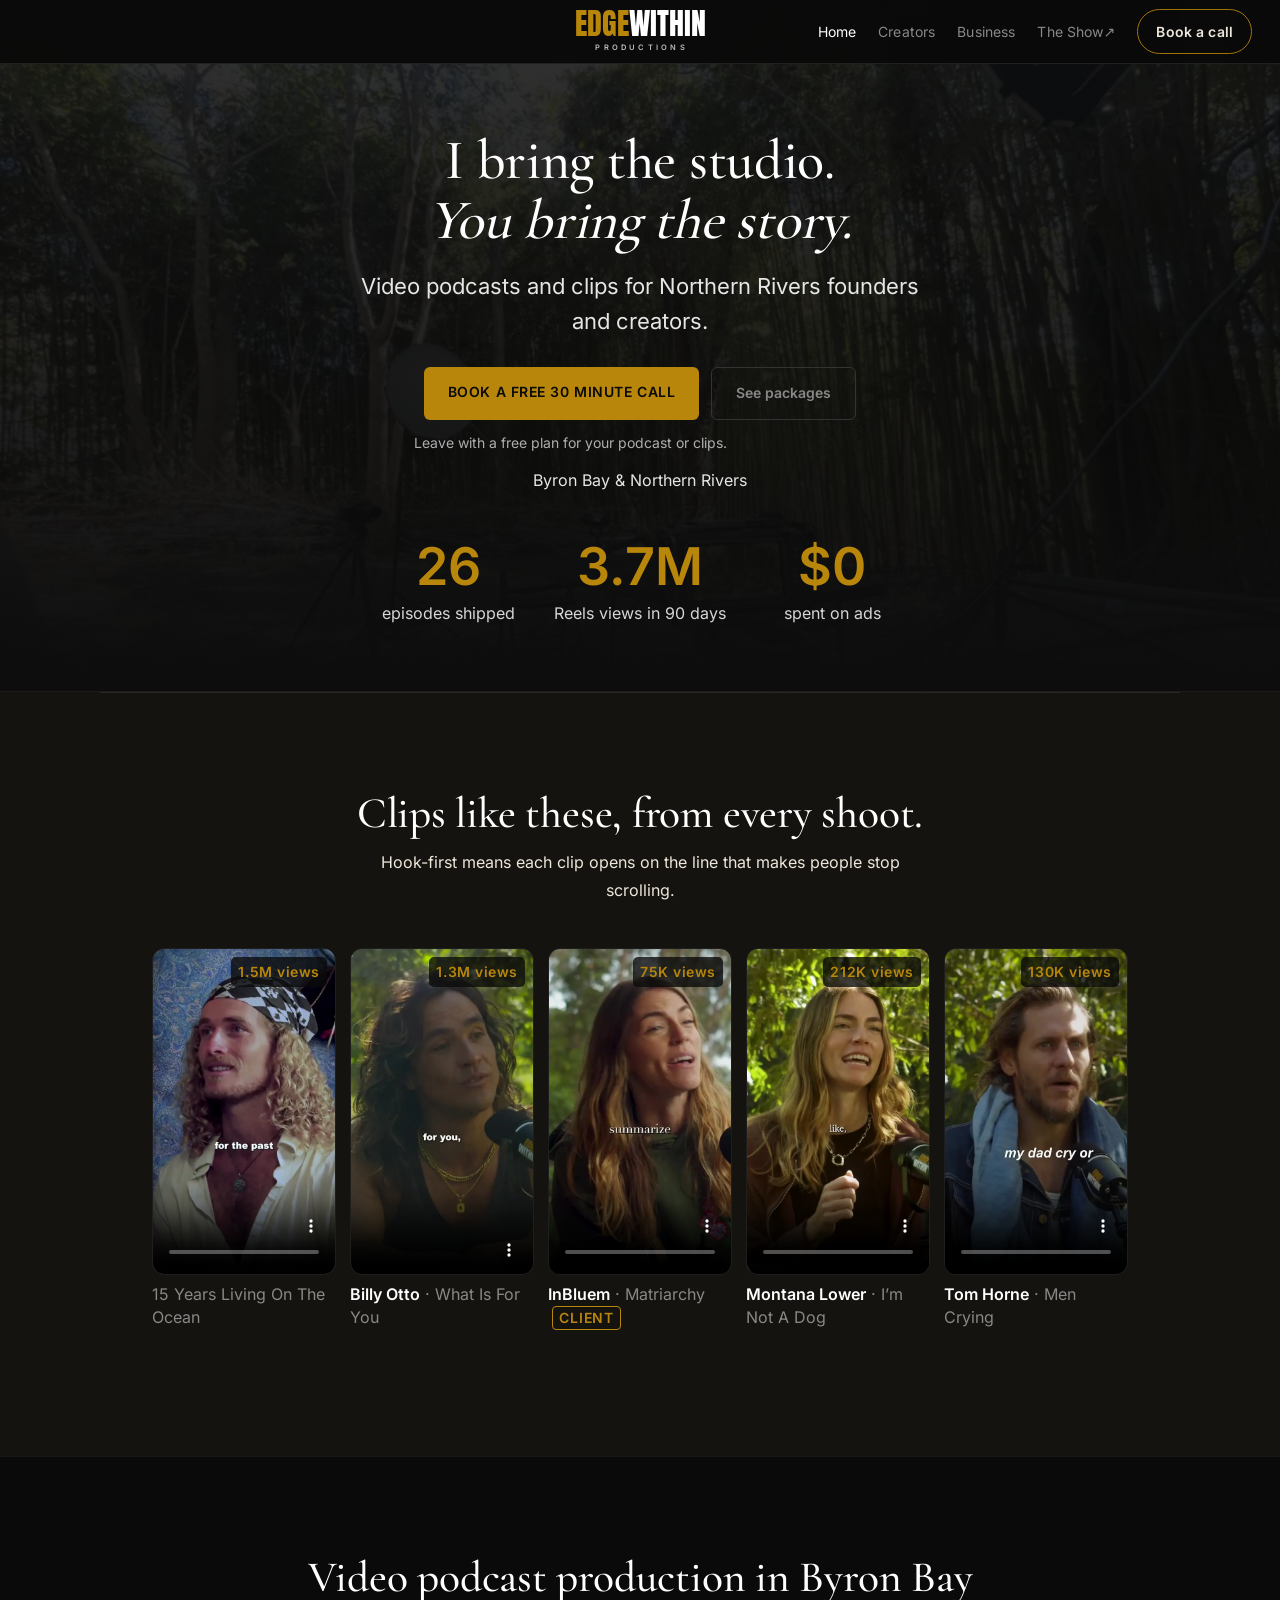
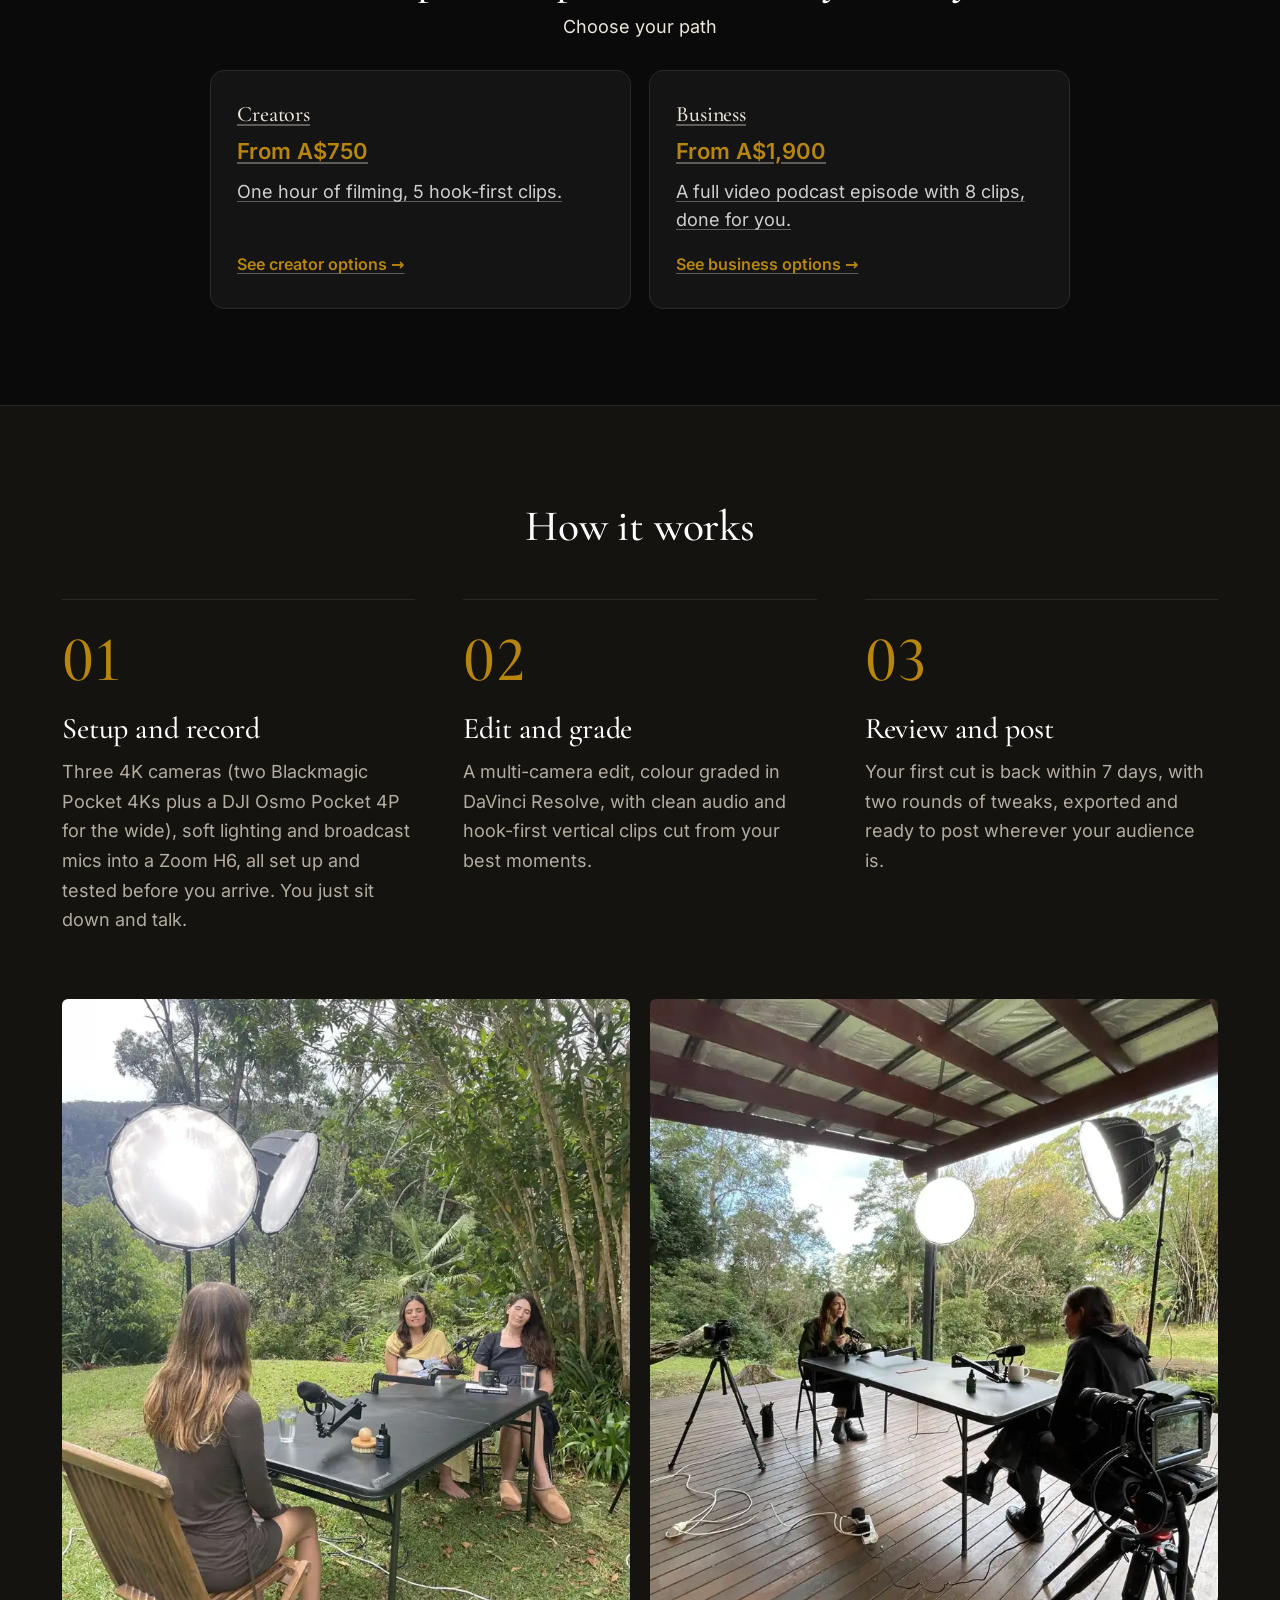
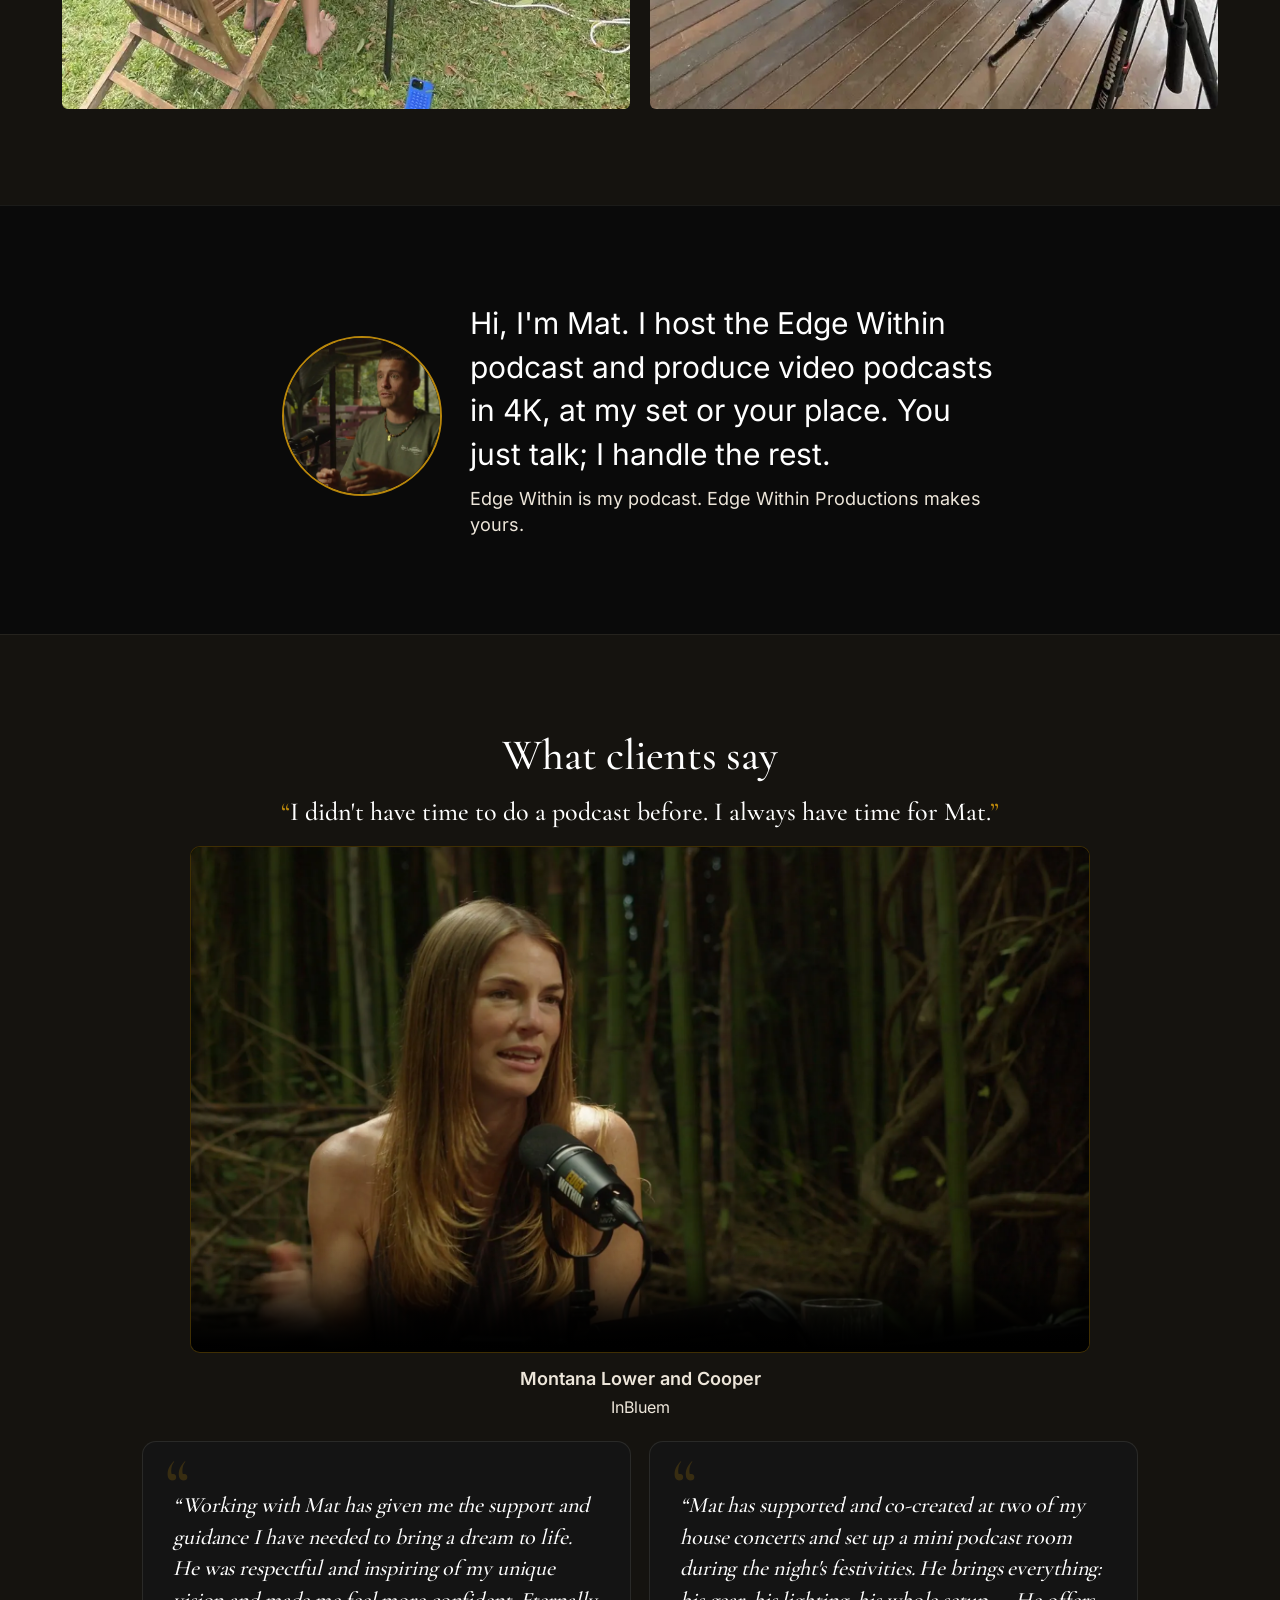
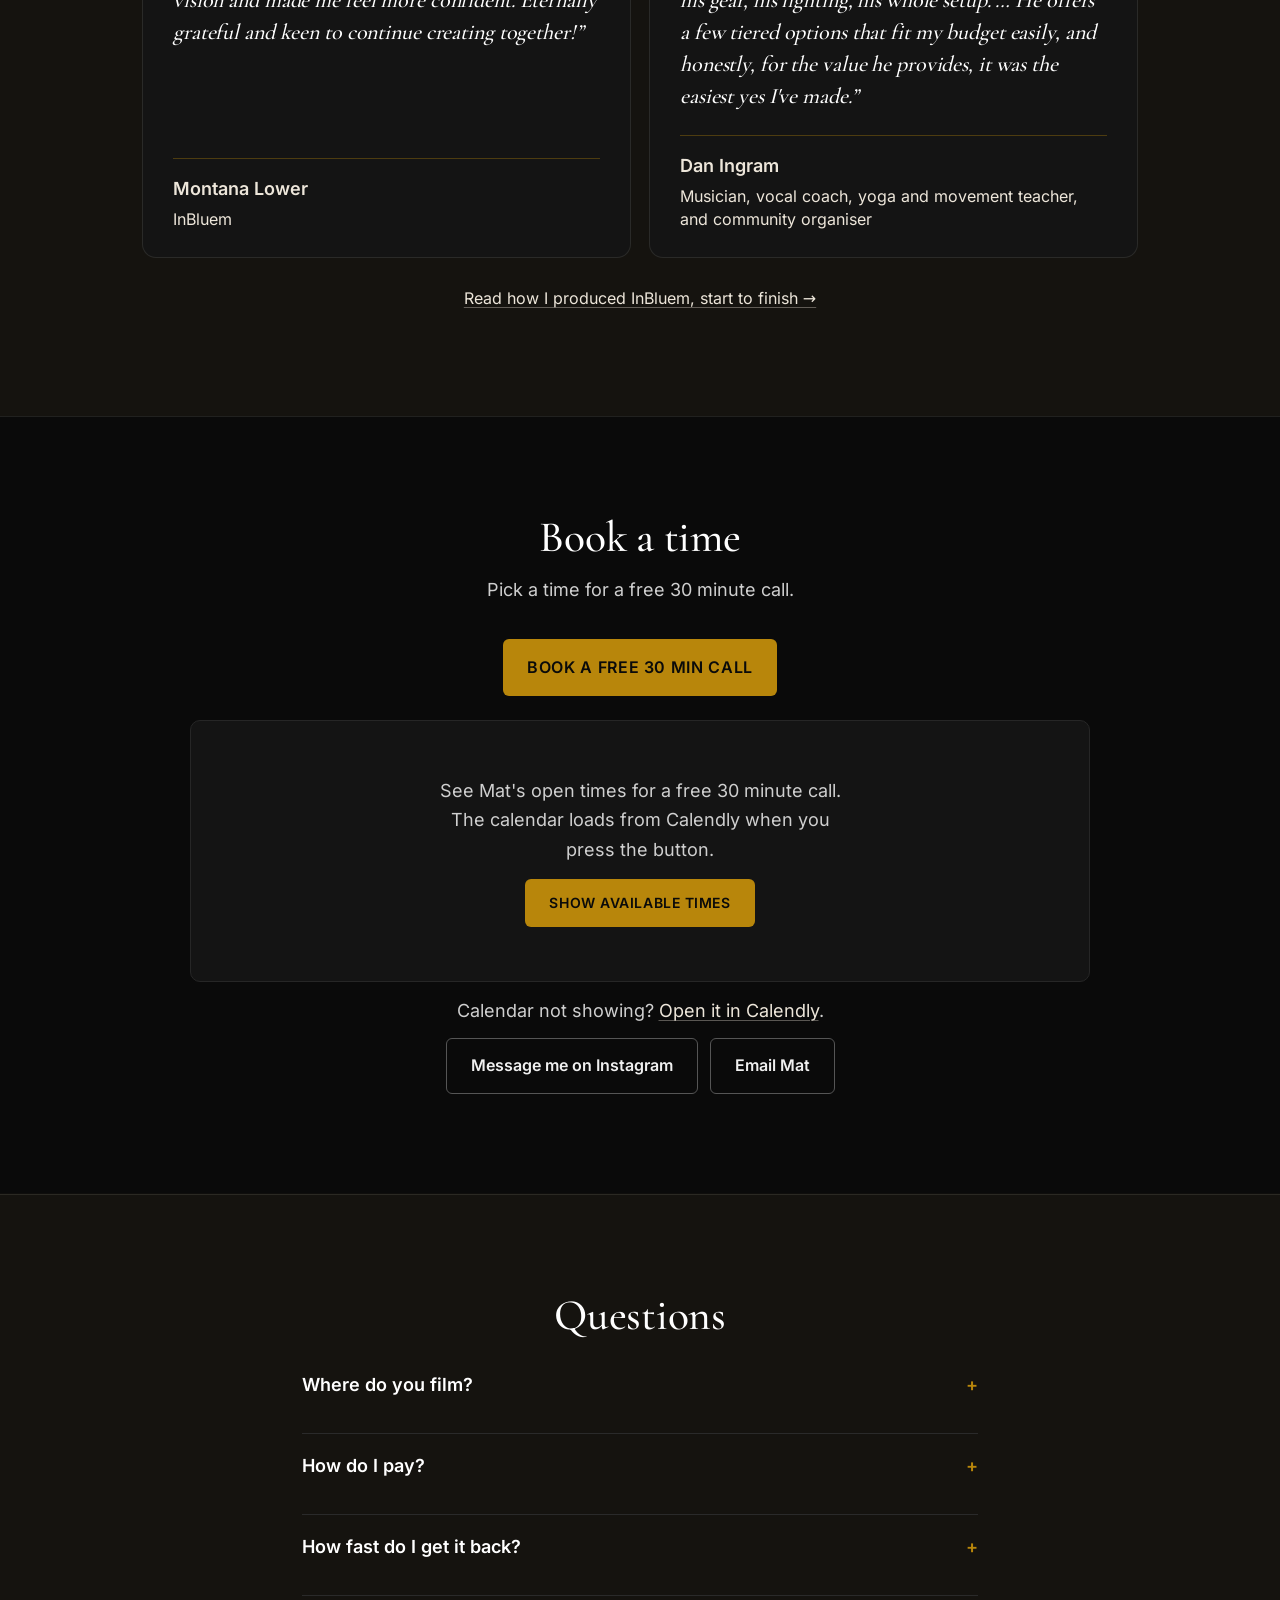
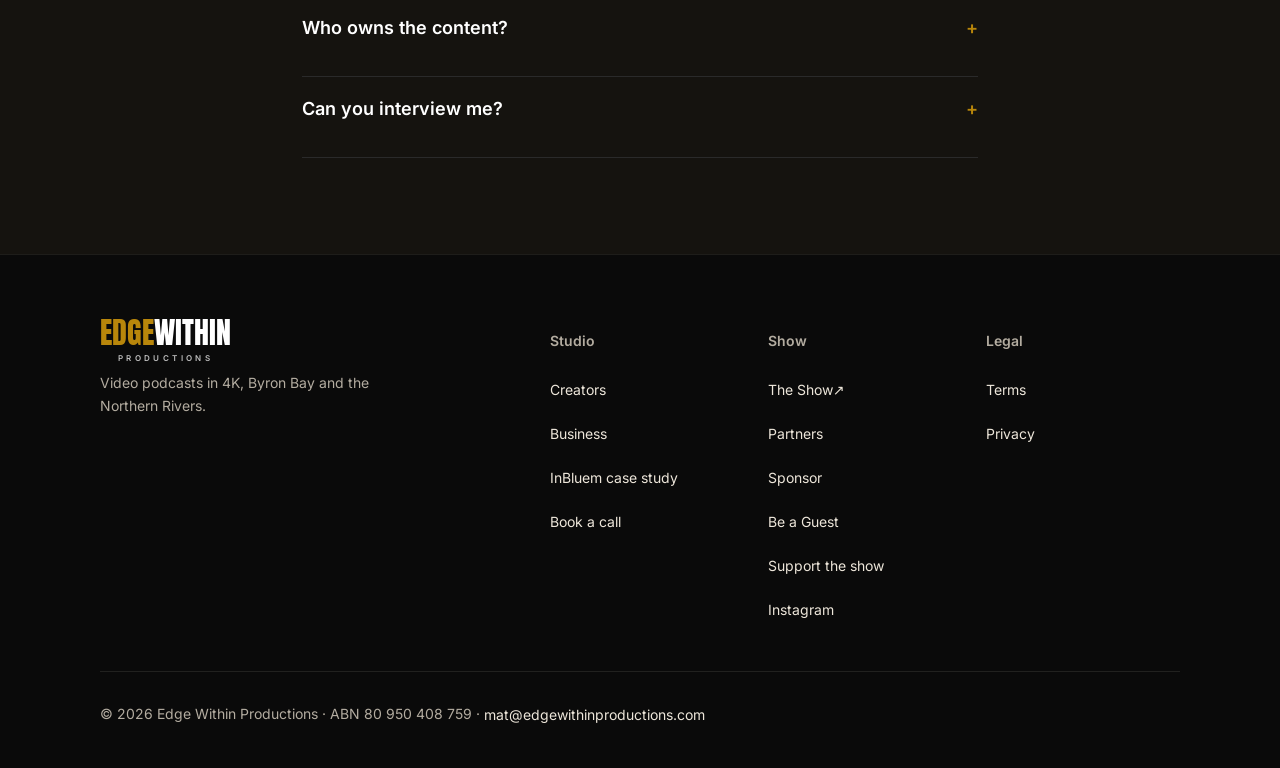
<file: index.html>
<!DOCTYPE html>
<html lang="en">
<head>
<meta charset="UTF-8">
<meta name="viewport" content="width=device-width, initial-scale=1.0">
<title>Podcast Production · Mobile Studio, Byron Bay &amp; Northern Rivers · Edge Within</title>
<meta name="description" content="Done-for-you video podcast production. I bring 4K cameras, lights and mics to you, then edit and cut clips. Creator Session from A$750, full episode A$1,900. Northern Rivers, NSW.">
<meta property="og:type" content="website">
<meta property="og:site_name" content="Edge Within">
<meta property="og:title" content="Podcast production · I bring the studio to you">
<meta property="og:description" content="4K cameras, lighting and mics on site. Clips from A$750, or a full episode with edit and 8 clips from A$1,900. Northern Rivers, NSW.">
<meta property="og:image" content="https://edgewithinproductions.com/og-image.jpg?v=2">
<meta property="og:image:width" content="1200">
<meta property="og:image:height" content="630">
<meta property="og:image:alt" content="Edge Within with Mat Davenport">
<meta property="og:url" content="https://edgewithinproductions.com/">
<meta name="twitter:card" content="summary_large_image">
<meta name="twitter:title" content="Podcast production · I bring the studio to you">
<meta name="twitter:description" content="4K cameras, lighting and mics on site. Edit and 8 hook-first clips done for you. Northern Rivers, NSW.">
<meta name="twitter:image" content="https://edgewithinproductions.com/og-image.jpg?v=2">
<link rel="canonical" href="https://edgewithinproductions.com/">
<link rel="icon" href="favicon.ico?v=4" sizes="any">
<link rel="icon" type="image/png" sizes="32x32" href="favicon-32x32.png?v=4">
<link rel="icon" type="image/png" sizes="16x16" href="favicon-16x16.png?v=4">
<link rel="apple-touch-icon" href="apple-touch-icon.png?v=4">
<!-- Anton for the wordmark, self-hosted and subset to the letters in EDGE WITHIN PRODUCTIONS. -->
<link rel="preload" href="/assets/fonts/anton-wordmark.woff2" as="font" type="font/woff2" crossorigin>
<style>
  *, *::before, *::after { box-sizing: border-box; margin: 0; padding: 0; }
  :root {
    --bg: #0A0A0A;
    --card: #111111;
    --card2: #0F0A04;
    --border: #1E1E1E;
    --gold: #b8860b;
    --gold2: #9a7009;
    --white: #FFFFFF;
    --grey: #888888;
    --grey2: #8a8a8a;
    --gold-dark: #7a5a06;
    --grey3: #222222;
    --grey4: #333333;
  }
  html { scroll-behavior: smooth; scroll-padding-top: 72px; }
  body { background: var(--bg); color: var(--white); font-family: var(--sans); line-height: 1.6; overflow-x: hidden; }

  a:focus-visible,
  button:focus-visible,
  input:focus-visible,
  select:focus-visible,
  textarea:focus-visible {
    outline: 2px solid var(--gold);
    outline-offset: 3px;
  }

  .skip-link {
    position: absolute; left: 12px; top: -48px; z-index: 300;
    background: var(--gold); color: var(--bg);
    font-family: var(--sans); font-size: 14px; font-weight: 700;
    padding: 10px 14px; border-radius: 6px; text-decoration: none;
  }
  .skip-link:focus { top: 12px; }

  nav {
    position: fixed; top: 0; left: 0; right: 0; z-index: 100;
    background: rgba(10,10,10,0.94);
    backdrop-filter: blur(12px);
    -webkit-backdrop-filter: blur(12px);
    border-bottom: 1px solid var(--border); height: 60px;
    display: flex; align-items: center; padding: 0 28px; justify-content: space-between;
  }
  /* Wordmark: gold EDGE + white WITHIN in Anton, matching the cover art */
  .wordmark {
    display: inline-flex; flex-direction: column; align-items: flex-start;
    text-decoration: none; line-height: 1;
  }
  .wordmark:hover, .wordmark:focus { text-decoration: none !important; }
  .wm-word {
    font-family: 'Anton', Impact, sans-serif; font-weight: 400;
    font-size: 30px; line-height: 1; letter-spacing: 0; text-transform: uppercase;
    white-space: nowrap;
  }
  .wm-edge { color: #b8860b; }
  .wm-within { color: #FFFFFF; }
  .wm-sub {
    font-family: var(--sans); font-size: 8px; font-weight: 700; line-height: 1;
    letter-spacing: 0.42em; text-transform: uppercase; color: #bdbdbd;
    margin-top: 4px; white-space: nowrap;
  }
  .wordmark--lg .wm-word { font-size: 30px; }
  .wordmark--lg .wm-sub { font-size: 9.5px; margin-top: 5px; }
  /* On a light background: WITHIN (and the sub line) go dark so they stay readable */
  .wordmark--on-light .wm-within { color: #0A0A0A; }
  .wordmark--on-light .wm-sub { color: #555555; }
  nav .wordmark .wm-word { font-size: 30px; }
  nav .wordmark .wm-sub { font-size: 7.5px; letter-spacing: 0.43em; margin-top: 3px; }
  /* PRODUCTIONS centred under EDGEWITHIN; the negative margin cancels the trailing letter-spacing */
  nav .wordmark { align-items: center; }
  nav .wordmark .wm-sub { margin-right: -0.43em; }
  .nav-links { display: flex; gap: 22px; align-items: center; list-style: none; }
  .nav-links a {
    font-family: var(--sans); font-size: 14px; color: var(--grey);
    text-decoration: none; letter-spacing: 0.02em; transition: color 0.2s;
  }
  .nav-links a:hover { color: var(--white); }
  .nav-links a { padding: 8px 0; }
  .nav-links a.nav-cta { padding: 8px 16px; }
  .nav-cta {
    background: var(--gold) !important; color: var(--bg) !important;
    font-family: var(--sans) !important; font-size: 14px !important;
    font-weight: 700 !important; letter-spacing: 0.01em; padding: 8px 16px;
    border-radius: 5px; 
  }
  .nav-cta:hover { background: var(--gold2) !important; }
  .nav-links a[aria-current="page"] { color: var(--white); }
  .hamburger {
    display: none; flex-direction: column; gap: 6px; cursor: pointer;
    background: none; border: none; padding: 8px; z-index: 101;
  }
  .hamburger span { width: 24px; height: 2px; background: var(--white); display: block; transition: all 0.3s; }
  .hamburger.active span:nth-child(1) { transform: translateY(8px) rotate(45deg); }
  .hamburger.active span:nth-child(2) { opacity: 0; }
  .hamburger.active span:nth-child(3) { transform: translateY(-8px) rotate(-45deg); }

  .sr-only {
    position: absolute; width: 1px; height: 1px; padding: 0; margin: -1px;
    overflow: hidden; clip: rect(0,0,0,0); white-space: nowrap; border: 0;
  }

  .eyebrow {
    font-family: var(--sans); font-size: 14px;
    letter-spacing: 0.01em;  color: var(--gold);
  }

  .hero {
    padding: 108px 24px 48px;
    background:
      radial-gradient(ellipse 70% 60% at 10% 0%, rgba(184,134,11,0.14) 0%, transparent 55%),
      #0D0D0D;
    border-bottom: 1px solid var(--border);
    display: flex;
    flex-direction: column;
    align-items: center;
    text-align: center;
    gap: 28px;
  }
  .hero-copy,
  .proof-strip,
  .showreel-wrap,
  .included-grid > *,
  .proof-metrics > * {
    min-width: 0;
  }
  .hero-copy {
    max-width: 820px;
    width: 100%;
    display: flex;
    flex-direction: column;
    align-items: center;
    gap: 16px;
  }
  .hero-copy > * { min-width: 0; max-width: 100%; }
  .proof-strip > *,
  .outcome > * { min-width: 0; }
  .hero-copy h1 {
    font-size: clamp(30px, 5vw, 48px); line-height: 1.08; font-weight: 400;
  }
  .hero-copy h1 em { color: var(--gold); font-style: italic; font-weight: 400; }
  .hero-sub {
    font-family: var(--sans); font-size: 16px; color: var(--grey);
    line-height: 1.7; max-width: 640px; width: 100%;
    overflow-wrap: break-word;
  }
  .hero-btns {
    display: flex; gap: 12px; flex-wrap: wrap; justify-content: center;
    margin-top: 4px; width: 100%;
  }
  .btn-primary {
    display: inline-block; background: var(--gold); color: var(--bg);
    font-family: var(--sans); font-size: 14px; font-weight: 700;
    letter-spacing: 0.04em; text-transform: uppercase; padding: 14px 24px;
    border-radius: 6px; text-decoration: none; transition: background 0.2s, transform 0.15s;
    border: none; cursor: pointer;
  }
  .btn-primary:hover { background: var(--gold2); transform: translateY(-1px); }
  .btn-secondary {
    display: inline-block; border: 1px solid var(--grey4); color: var(--grey);
    font-family: var(--sans); font-size: 14px; font-weight: 700;
    padding: 14px 24px; border-radius: 6px; text-decoration: none;
    transition: border-color 0.2s, color 0.2s;
  }
  .btn-secondary:hover { border-color: var(--gold); color: var(--white); }
  .pill {
    display: inline-block; max-width: 100%; box-sizing: border-box;
    text-align: center; line-height: 1.55;
    background: rgba(184,134,11,0.12); border: 1px solid var(--gold);
    color: var(--gold); font-family: var(--sans); font-size: 14px;
    font-weight: 700; letter-spacing: 0.01em; padding: 10px 16px;
    border-radius: 6px; 
  }
  .pill-loc { white-space: nowrap; }
  .pill-loc::before { content: ' · '; }
  .hero-price-link {
    font-family: var(--sans);
    font-size: 14px;
    color: var(--grey);
    text-decoration: none;
    border-bottom: 1px solid rgba(184,134,11,0.45);
    padding-bottom: 1px;
    transition: color 0.2s, border-color 0.2s;
    margin-top: -4px;
  }
  .hero-price-link:hover {
    color: var(--gold);
    border-bottom-color: var(--gold);
  }

  .showreel-wrap {
    width: 100%;
    max-width: 900px;
    text-align: center;
  }
  .showreel {
    width: 100%;
    aspect-ratio: 16 / 9;
    border-radius: 14px;
    overflow: hidden;
    border: 1px solid var(--border);
    background: #000;
    box-shadow: 0 24px 60px rgba(0,0,0,0.4);
  }
  .showreel iframe,
  .showreel video {
    width: 100%;
    height: 100%;
    display: block;
    border: 0;
  }
  /* Click-to-load YouTube facade: thumbnail + play button, real iframe only on click */
  .yt-facade { position: relative; display: block; width: 100%; height: 100%; background: #000; cursor: pointer; }
  .yt-facade img { width: 100%; height: 100%; object-fit: cover; display: block; }
  .yt-play {
    position: absolute; top: 50%; left: 50%; transform: translate(-50%, -50%);
    line-height: 0; transition: transform 0.2s;
    filter: drop-shadow(0 6px 18px rgba(0,0,0,0.55));
  }
  .yt-facade:hover .yt-play, .yt-facade:focus-visible .yt-play { transform: translate(-50%, -50%) scale(1.08); }
  .yt-facade:focus-visible { outline-offset: -4px; }
  .showreel-caption {
    font-family: var(--sans);
    font-size: 14px;
    color: var(--grey);
    margin-top: 12px;
    line-height: 1.5;
    padding: 0 8px;
    overflow-wrap: break-word;
  }

  .proof-strip {
    width: 100%;
    max-width: 900px;
    display: grid;
    grid-template-columns: 1.15fr 1fr;
    gap: 22px;
    align-items: center;
    text-align: left;
    background: var(--card);
    border: 1px solid var(--border);
    border-radius: 14px;
    padding: 24px;
  }
  .proof-strip .eyebrow { margin-bottom: 8px; }
  .proof-strip h2 {
    font-size: 22px; font-weight: 400; line-height: 1.25; margin-bottom: 10px;
    overflow-wrap: anywhere;
  }
  .proof-strip p {
    font-family: var(--sans); font-size: 14px; color: var(--grey); line-height: 1.65;
    overflow-wrap: break-word;
  }
  .proof-strip a {
    color: var(--gold); text-decoration: none; font-weight: 600;
    display: inline-block; padding: 8px 0;
  }
  .proof-strip a:hover { text-decoration: underline; }
  .proof-metrics {
    display: grid; grid-template-columns: 1fr 1fr; gap: 10px;
  }
  .proof-metric {
    background: var(--card2);
    border: 1px solid var(--border);
    border-radius: 10px;
    padding: 16px 12px;
    text-align: center;
  }
  .proof-metric .v {
    font-family: var(--sans); font-size: 22px; font-weight: 700; color: var(--gold); line-height: 1;
  }
  .proof-metric .l {
    font-family: var(--sans); font-size: 14px; color: var(--grey); margin-top: 6px;
  }

  .section {
    padding: 72px clamp(24px, 5vw, 48px);
    max-width: 1080px; margin: 0 auto;
  }
  .section-full {
    padding: 72px clamp(24px, 5vw, 48px);
    background: #0D0D0D; border-top: 1px solid var(--border);
  }
  .section-inner { max-width: 1080px; margin: 0 auto; }
  .section-header { max-width: 640px; margin-bottom: 32px; }
  .section-header.center { text-align: center; margin-left: auto; margin-right: auto; }
  .section-header .eyebrow { margin-bottom: 12px; }
  .section-header h2 {
    font-size: clamp(24px, 3.2vw, 36px); font-weight: 400; line-height: 1.15; margin-bottom: 12px;
  }
  .section-header h2 em { color: var(--gold); font-style: italic; }
  .section-header p {
    font-family: var(--sans); font-size: 16px; color: var(--grey); line-height: 1.7;
  }

  .outcome {
    background: var(--card);
    border: 1px solid var(--border);
    border-radius: 12px;
    padding: 28px 24px;
    display: flex;
    flex-direction: column;
    transition: border-color 0.2s;
  }
  .outcome:hover { border-color: #2a2a2a; }
  .outcome h3 {
    font-family: var(--sans); font-size: 16px; font-weight: 700;
    color: var(--white); margin-bottom: 12px;
  }
  .outcome p {
    font-family: var(--sans); font-size: 14px; color: var(--grey); line-height: 1.65;
    flex: 1; overflow-wrap: break-word;
  }
  .outcome.highlight {
    border-color: var(--gold);
    background: var(--card2);
  }
  .outcome.highlight:hover { border-color: var(--gold); }
  .card-link {
    display: inline-block;
    margin-top: 18px;
    font-family: var(--sans);
    font-size: 14px;
    font-weight: 700;
    color: var(--gold);
    text-decoration: none;
  }
  .card-link:hover { text-decoration: underline; }

  .phase-num {
    width: 38px; height: 38px; border-radius: 50%; background: var(--card2);
    border: 2px solid var(--gold); color: var(--gold);
    font-family: var(--sans); font-size: 14px; font-weight: 700;
    display: flex; align-items: center; justify-content: center; margin: 0 auto 12px;
  }

  /* "What you get" timeline: 4 numbered steps joined by a gold line (vertical on mobile) */
  .timeline {
    list-style: none; display: grid; grid-template-columns: repeat(4, 1fr); gap: 14px;
    max-width: 1000px; margin: 0 auto 28px; position: relative;
  }
  .timeline::before {
    content: ''; position: absolute; top: 19px; left: 12.5%; right: 12.5%;
    height: 1px; background: rgba(184,134,11,0.45); z-index: 0;
  }
  .tl-step { position: relative; z-index: 1; display: flex; flex-direction: column; min-width: 0; }
  .tl-step .phase-num { margin: 0 auto 14px; flex-shrink: 0; }
  .tl-card {
    flex: 1; background: var(--card); border: 1px solid var(--border);
    border-radius: 12px; padding: 20px 18px; text-align: left;
  }
  .tl-step--launch .tl-card { border-color: var(--gold); background: var(--card2); }
  .tl-when {
    font-family: var(--sans); font-size: 14px; font-weight: 700;
    letter-spacing: 0.01em;  color: var(--gold); margin-bottom: 6px;
  }
  .tl-card h3 {
    font-family: var(--sans); font-size: 16px; font-weight: 700;
    color: var(--white); margin-bottom: 8px;
  }
  .tl-card p {
    font-family: var(--sans); font-size: 14px; color: var(--grey); line-height: 1.6;
    overflow-wrap: break-word;
  }
  .included-box p {
    font-family: var(--sans); font-size: 14px; color: var(--grey); line-height: 1.6;
    margin-bottom: 10px;
  }
  .included-box p:last-child { margin-bottom: 0; }
  .included-box--gold { border-color: var(--gold); background: var(--card2); }
  .included-box--gold h3 { color: var(--gold); }
  .hero-promise {
    font-family: var(--sans); font-size: 14px; color: #cfcfcf; line-height: 1.6;
    max-width: 640px; width: 100%;
  }
  .hero-promise strong { color: var(--gold); }

  .included-grid {
    display: grid;
    grid-template-columns: 1fr 1fr;
    gap: 14px;
  }
  .included-box {
    background: var(--card);
    border: 1px solid var(--border);
    border-radius: 12px;
    padding: 24px 22px;
  }
  .included-box-single {
    max-width: 640px;
    margin-left: auto;
    margin-right: auto;
  }
  .included-box h3,
  .included-box h4 {
    font-family: var(--sans); font-size: 14px; font-weight: 700;
    color: var(--white); margin-bottom: 14px;
  }
  .included-box ul { list-style: none; }
  .included-box li {
    font-family: var(--sans); font-size: 14px; color: var(--grey);
    padding-left: 18px; position: relative; line-height: 1.5; margin-bottom: 8px;
  }
  .included-box li:last-child { margin-bottom: 0; }
  .included-box li::before {
    content: '';
    position: absolute;
    left: 0; top: 7px;
    width: 6px; height: 6px; border-radius: 50%;
    background: var(--gold);
  }
  .included-note {
    margin-top: 14px;
    font-family: var(--sans); font-size: 14px; color: var(--grey); line-height: 1.55;
  }

  .after-split {
    display: grid;
    grid-template-columns: 1fr 1fr;
    gap: 16px;
  }

  #pricing.section-full {
    background:
      radial-gradient(ellipse 80% 70% at 15% 20%, rgba(184,134,11,0.18) 0%, transparent 55%),
      radial-gradient(ellipse 60% 50% at 90% 80%, rgba(184,134,11,0.1) 0%, transparent 50%),
      linear-gradient(180deg, #14100a 0%, #0F0A04 50%, #120e08 100%);
    border-top: 1px solid rgba(184,134,11,0.35);
    border-bottom: 1px solid rgba(184,134,11,0.25);
  }
  #pricing .section-header p { color: #b0b0b0; }
  .pricing-grid {
    display: grid; grid-template-columns: 1fr 1.15fr 1fr; gap: 16px;
    max-width: 1000px; margin: 0 auto 20px; align-items: stretch;
    padding-top: 14px;
  }
  .tier {
    background: #F4F3F0; border: 1px solid #e0dcd4;
    border-radius: 12px; padding: 26px 22px; display: flex; flex-direction: column;
    box-shadow: 0 12px 40px rgba(0,0,0,0.25);
  }
  .tier.featured {
    background: #fffdf8; border: 2px solid var(--gold); position: relative;
    box-shadow: 0 8px 28px rgba(184,134,11,0.18), 0 16px 48px rgba(0,0,0,0.28);
  }
  .tier-badge {
    position: absolute; top: -12px; left: 50%; transform: translateX(-50%);
    background: var(--gold); color: var(--bg); font-family: var(--sans);
    font-size: 14px; font-weight: 700; letter-spacing: 0.1em; 
    padding: 4px 14px; border-radius: 20px; white-space: nowrap;
  }
  .tier-name {
    font-family: var(--sans); font-size: 14px; letter-spacing: 0.01em;
     color: #666; margin-bottom: 8px;
  }
  .tier-price {
    font-size: 44px; font-weight: 700; color: #0A0A0A;
    font-family: var(--sans); line-height: 1; margin-bottom: 4px;
  }
  .tier.featured .tier-price { color: var(--gold-dark); }
  .tier-period {
    font-family: var(--sans); font-size: 14px; color: #666; margin-bottom: 6px;
  }
  .tier-total {
    font-family: var(--sans); font-size: 14px; font-weight: 700; color: #0A0A0A;
    margin-bottom: 16px;
  }
  .tier.featured .tier-total { color: #3a3a3a; }
  .tier-list {
    list-style: none; display: flex; flex-direction: column; gap: 9px;
    margin-bottom: 22px; flex: 1;
  }
  .tier-list li {
    font-family: var(--sans); font-size: 14px; color: #3a3a3a;
    padding-left: 16px; position: relative; line-height: 1.4;
  }
  .tier-list li::before {
    content: ''; position: absolute; left: 0; top: 7px;
    width: 6px; height: 6px; border-radius: 50%; background: var(--gold);
  }
  .tier .btn-primary { text-align: center; width: 100%; }
  .tier .btn-primary, .tier .btn-secondary { display: block; width: 100%; text-align: center; box-sizing: border-box; letter-spacing: 0.04em; text-transform: uppercase; }
  .tier .btn-secondary { color: #0A0A0A; border-color: #0A0A0A; }
  .tier .btn-secondary:hover { color: var(--gold-dark); border-color: var(--gold-dark); }
  @media (max-width: 900px) { .pricing-grid .tier.featured:not(:first-child) { margin-top: 12px; } }

  .value-note {
    text-align: center; font-family: var(--sans); font-size: 14px;
    color: #b0b0b0; max-width: 640px; margin: 0 auto 12px; line-height: 1.65;
    padding: 14px 16px;
    background: rgba(184,134,11,0.12);
    border: 1px solid rgba(184,134,11,0.35);
    border-radius: 8px;
  }
  .value-note strong { color: var(--gold); }
  .value-note a { color: var(--gold); font-weight: 700; text-decoration: none; }
  .value-note a:hover { text-decoration: underline; }

  .monthly-card {
    max-width: 640px; margin: 0 auto 12px;
    display: flex; align-items: center; justify-content: space-between; gap: 16px;
    padding: 14px 16px 14px 20px; border-radius: 8px;
    background: rgba(0,0,0,0.25); border: 1px solid rgba(184,134,11,0.35);
  }
  .monthly-card p { font-family: var(--sans); font-size: 14px; color: #b0b0b0; line-height: 1.5; }
  .monthly-card p strong { color: var(--white); }
  .monthly-card .btn-secondary {
    white-space: nowrap; color: var(--gold); border-color: rgba(184,134,11,0.6);
    padding: 10px 18px; font-size: 14px;
  }
  .monthly-card .btn-secondary:hover { color: var(--white); border-color: var(--gold); }

  .founding-callout {
    max-width: 1000px; margin: 8px auto 20px;
    display: grid; grid-template-columns: auto 1fr auto; gap: 24px; align-items: center;
    padding: 22px 26px; border-radius: 12px;
    background: linear-gradient(135deg, rgba(184,134,11,0.16) 0%, rgba(184,134,11,0.05) 100%);
    border: 1px solid rgba(184,134,11,0.55);
  }
  .founding-price {
    font-family: var(--sans); font-size: 30px; font-weight: 700; color: var(--gold);
    line-height: 1; white-space: nowrap;
  }
  .founding-price span {
    display: block; margin-top: 6px; font-size: 14px; font-weight: 400; color: #b0b0b0;
    font-family: var(--sans); letter-spacing: 0.01em; 
  }
  .founding-callout .eyebrow { margin-bottom: 6px; }
  .founding-callout p {
    font-family: var(--sans); font-size: 14px; color: #cfcfcf; line-height: 1.6; margin: 0;
  }
  .founding-callout p strong { color: var(--white); }
  .founding-callout .btn-secondary { white-space: nowrap; color: var(--gold); border-color: rgba(184,134,11,0.6); }
  .founding-callout .btn-secondary:hover { color: var(--white); border-color: var(--gold); }

  .addons {
    max-width: 720px;
    margin: 28px auto 0;
    background: rgba(0,0,0,0.25);
    border: 1px solid rgba(255,255,255,0.08);
    border-radius: 12px;
    padding: 22px 24px 18px;
  }
  .addons-label {
    font-family: var(--sans);
    font-size: 14px;
    font-weight: 700;
    letter-spacing: 0.01em;
    
    color: var(--gold);
    margin-bottom: 14px;
  }
  .addons-list {
    list-style: none;
    margin: 0;
    padding: 0;
    display: flex;
    flex-direction: column;
  }
  .addons-list li {
    font-family: var(--sans);
    font-size: 14px;
    color: #b0b0b0;
    line-height: 1.55;
    padding: 11px 0;
    border-bottom: 1px solid rgba(255,255,255,0.06);
  }
  .addons-list li:last-child { border-bottom: none; padding-bottom: 2px; }
  .addons-list li strong {
    color: var(--white);
    font-weight: 700;
    display: inline;
  }
  .addons-list li strong::after { content: ': '; font-weight: 700; color: var(--white); }

  .form-section {
    background:
      radial-gradient(ellipse 70% 60% at 50% 0%, rgba(184,134,11,0.16) 0%, transparent 55%),
      linear-gradient(180deg, #120e08 0%, #0D0D0D 55%, #0A0A0A 100%);
    border-top: 1px solid rgba(184,134,11,0.3);
    padding: 72px 24px;
  }
  .form-inner { max-width: 680px; margin: 0 auto; }
  .form-card {
    background: #F4F3F0;
    border: 1px solid #e0dcd4;
    border-radius: 14px;
    padding: clamp(28px, 4vw, 40px) clamp(22px, 4vw, 36px);
    box-shadow:
      0 0 0 1px rgba(184,134,11,0.08),
      0 24px 60px rgba(0,0,0,0.4),
      0 0 60px rgba(184,134,11,0.06);
    color: #1a1a1a;
  }
  .form-header { text-align: center; margin-bottom: 28px; }
  .form-header .eyebrow { color: var(--gold-dark); }
  .form-header h2 {
    font-size: clamp(22px, 3vw, 32px); font-weight: 400; margin: 10px 0;
    color: #0A0A0A;
  }
  .form-header p {
    font-family: var(--sans); font-size: 16px; color: #555; line-height: 1.7;
  }
  .form-grid { display: grid; grid-template-columns: 1fr 1fr; gap: 14px; }
  .field { display: flex; flex-direction: column; gap: 6px; }
  .field.full { grid-column: 1 / -1; }
  label {
    font-family: var(--sans); font-size: 14px;
    letter-spacing: 0.01em;  color: #555;
  }
  input, select, textarea {
    background: #fff; border: 1px solid #d4d0c8; border-radius: 8px;
    padding: 12px 14px; color: #0A0A0A; font-family: var(--sans);
    font-size: 16px; outline: none; width: 100%;
    appearance: none; -webkit-appearance: none;
  }
  input:focus, select:focus, textarea:focus {
    border-color: var(--gold);
    box-shadow: 0 0 0 3px rgba(184,134,11,0.15);
  }
  input::placeholder, textarea::placeholder { color: #999; }
  select {
    background-image: linear-gradient(45deg, transparent 50%, #666 50%), linear-gradient(135deg, #666 50%, transparent 50%);
    background-position: calc(100% - 18px) calc(50% - 2px), calc(100% - 12px) calc(50% - 2px);
    background-size: 6px 6px, 6px 6px; background-repeat: no-repeat; padding-right: 32px;
  }
  select option { background: #fff; color: #0A0A0A; }
  textarea { resize: vertical; min-height: 88px; font-size: 16px; }
  .submit-btn {
    width: 100%; background: var(--gold); color: var(--bg);
    font-family: var(--sans); font-size: 14px; font-weight: 700;
    padding: 15px; border: none; border-radius: 8px; cursor: pointer;
    margin-top: 8px; transition: background 0.2s, transform 0.15s;
  }
  .submit-btn:hover { background: var(--gold2); transform: translateY(-1px); }
  .submit-btn:disabled { opacity: 0.6; cursor: not-allowed; transform: none; }
  .form-dm {
    text-align: center; font-family: var(--sans); font-size: 14px;
    color: #666; margin-top: 14px;
  }
  .form-dm a { color: var(--gold-dark); text-decoration: underline; font-weight: 600; }
  .form-dm a:hover { text-decoration: underline; }
  .success-msg {
    display: none; background: #eef8ef; border: 1px solid #22C55E;
    border-radius: 10px; padding: 28px; text-align: center; margin-top: 8px;
  }
  .success-msg .check { font-size: 30px; margin-bottom: 10px; color: #16a34a; }
  .success-msg h3 { color: #15803d; font-size: 18px; margin-bottom: 8px; }
  .success-msg p { font-family: var(--sans); font-size: 14px; color: #444; }

  .faq-list { max-width: 680px; margin: 0 auto; }
  .faq-item { border-bottom: 1px solid var(--border); }
  .faq-q {
    width: 100%; background: none; border: none; color: var(--white);
    font-family: var(--sans); font-size: 16px; font-weight: 700;
    text-align: left; padding: 18px 0; cursor: pointer;
    display: flex; justify-content: space-between; align-items: center; gap: 16px;
  }
  .faq-q::after {
    content: '+'; color: var(--gold); font-size: 22px; font-weight: 400; flex-shrink: 0;
  }
  .faq-item.open .faq-q::after { content: '−'; }
  .faq-a {
    display: none; font-family: var(--sans); font-size: 14px;
    color: var(--grey); line-height: 1.7; padding: 0 0 18px;
  }
  .faq-item.open .faq-a { display: block; }
  .faq-a a { color: var(--gold); text-decoration: none; font-weight: 600; }
  .faq-a a:hover { text-decoration: underline; }

  footer {
    background: var(--bg); border-top: 1px solid var(--border);
    padding: 28px 32px; display: flex; justify-content: space-between;
    align-items: center; flex-wrap: wrap; gap: 12px;
  }
  footer p { font-family: var(--sans); font-size: 14px; color: var(--grey2); }
  .footer-brand { display: flex; flex-direction: column; align-items: flex-start; gap: 8px; }
  footer a { color: var(--gold); text-decoration: none; display: inline-block; padding: 6px 0; }
  footer a:hover { text-decoration: underline; }

  .mobile-cta {
    display: none; position: fixed; bottom: 0; left: 0; right: 0;
    background: var(--gold); color: var(--bg); text-align: center;
    padding: 15px; font-family: var(--sans); font-size: 14px;
    font-weight: 700; text-decoration: none; z-index: 200;
  }



  .compare-wrap {
    max-width: 900px;
    margin: 0 auto;
    border: 1px solid var(--border);
    border-radius: 14px;
    overflow: hidden;
    background: var(--card);
  }
  .compare-table { width: 100%; }
  .compare-row {
    display: grid;
    grid-template-columns: minmax(110px, 0.9fr) 1fr 1.15fr;
    gap: 0;
    border-bottom: 1px solid var(--border);
  }
  .compare-row:last-child { border-bottom: none; }
  .compare-row > div {
    padding: 16px 18px;
    font-family: var(--sans);
    font-size: 14px;
    line-height: 1.55;
    color: var(--grey);
  }
  .compare-row.compare-head > div {
    font-family: var(--sans);
    font-size: 14px;
    font-weight: 700;
    letter-spacing: 0.01em;
    
    color: var(--gold);
    background: var(--card2);
    padding: 14px 18px;
  }
  .compare-label {
    color: var(--white) !important;
    font-weight: 700 !important;
    font-size: 14px !important;
  }
  .compare-row .compare-ew {
    color: #d4d4d4;
    background: rgba(184,134,11,0.06);
    border-left: 1px solid rgba(184,134,11,0.25);
  }
  .compare-head .compare-ew {
    background: rgba(184,134,11,0.12) !important;
    color: var(--gold) !important;
    border-left: 1px solid rgba(184,134,11,0.25);
  }
  .compare-close {
    max-width: 680px;
    margin: 22px auto 0;
    text-align: center;
    font-family: var(--sans);
    font-size: 16px;
    color: var(--grey);
    line-height: 1.7;
  }

  .audience-grid {
    display: grid; grid-template-columns: repeat(3, 1fr); gap: 12px;
  }
  .audience-card {
    background: var(--card); border: 1px solid var(--border);
    border-radius: 10px; padding: 22px 20px; text-align: left;
  }
  .audience-card h3 {
    font-family: var(--sans); font-size: 14px; font-weight: 700;
    color: var(--white); margin-bottom: 8px;
  }
  .audience-card p {
    font-family: var(--sans); font-size: 14px; color: var(--grey); line-height: 1.55;
  }

  .client-grid {
    display: grid; grid-template-columns: 1fr 1fr; gap: 16px; align-items: stretch;
  }
  .client-grid--single { grid-template-columns: 1fr; max-width: 560px; margin: 0 auto; }
  .todo-placeholder[hidden] { display: none !important; }
  .client-card {
    background: var(--card2); border: 1px solid var(--gold);
    border-radius: 12px; padding: 26px 24px;
  }
  .client-card h3 {
    font-family: var(--sans); font-size: 16px; font-weight: 700;
    color: var(--white); margin-bottom: 4px;
  }
  .client-card .client-meta {
    font-family: var(--sans); font-size: 14px; letter-spacing: 0.1em;
     color: var(--gold); margin-bottom: 14px;
  }
  .client-card ul { list-style: none; }
  .client-card li {
    font-family: var(--sans); font-size: 14px; color: var(--grey);
    padding-left: 18px; position: relative; line-height: 1.5; margin-bottom: 7px;
  }
  .client-card li::before {
    content: ''; position: absolute; left: 0; top: 7px;
    width: 6px; height: 6px; border-radius: 50%; background: var(--gold);
  }
  .todo-placeholder {
    border: 2px dashed #d97706 !important; background: rgba(217,119,6,0.08) !important;
    border-radius: 12px; padding: 24px; color: #fbbf24;
    font-family: var(--sans); font-size: 14px; line-height: 1.6;
  }
  .todo-placeholder .todo-tag {
    display: inline-block; background: #d97706; color: #0A0A0A;
    font-family: var(--sans); font-size: 14px; font-weight: 700;
    letter-spacing: 0.01em; padding: 3px 8px; border-radius: 4px; margin-bottom: 10px;
  }
  blockquote.testimonial {
    font-size: 18px; line-height: 1.5; color: var(--white); font-style: italic;
  }
  .testimonial-card { margin: 0; }
  .testimonial-card--hero {
    max-width: 720px; margin: 22px auto 0; text-align: left;
    background: var(--card2); border: 1px solid var(--gold);
    border-radius: 12px; padding: 22px 24px;
  }
  .testimonial-card--hero blockquote.testimonial { font-size: 18px; }
  .testimonial-cite {
    display: block; margin-top: 12px; font-family: var(--sans); font-style: normal;
    font-size: 14px; color: var(--gold);
  }

  .book-card {
    display: flex; align-items: center; justify-content: space-between; gap: 18px;
    background: #fffdf8; border: 2px solid var(--gold); border-radius: 12px;
    padding: 18px 20px; margin-bottom: 26px;
  }
  .book-card h3 { font-family: var(--sans); font-size: 16px; color: #0A0A0A; margin-bottom: 4px; }
  .book-card p { font-family: var(--sans); font-size: 14px; color: #555; line-height: 1.5; }
  .book-card .btn-primary { white-space: nowrap; }
  .form-divider {
    text-align: center; font-family: var(--sans); font-size: 14px;
    letter-spacing: 0.01em;  color: #555; margin: 0 0 18px;
  }
  .form-error {
    display: none; margin-top: 12px; padding: 12px 14px; border-radius: 8px;
    background: #fdecec; border: 1px solid #dc2626; color: #7f1d1d;
    font-family: var(--sans); font-size: 14px; text-align: center;
  }
  .form-error a { color: #7f1d1d; font-weight: 700; }
  .hp-field { position: absolute; left: -10000px; width: 1px; height: 1px; overflow: hidden; }
  .price-note {
    text-align: center; font-family: var(--sans); font-size: 14px; color: #9a9a9a;
    margin: 0 auto 14px; max-width: 640px;
  }
  .showreel-caption a { color: var(--gold); }

  @media (max-width: 900px) {
    .audience-grid { grid-template-columns: 1fr; }
    .client-grid { grid-template-columns: 1fr; }
  }
  @media (max-width: 560px) {
    .book-card { flex-direction: column; text-align: center; }
    .book-card .btn-primary { width: 100%; }
  }

  @media (max-width: 900px) {
    .included-grid { grid-template-columns: 1fr; }
    .pricing-grid { grid-template-columns: 1fr; max-width: 420px; }
    .form-grid { grid-template-columns: 1fr; }
    .field.full { grid-column: 1; }
    .proof-strip { grid-template-columns: 1fr; text-align: center; }
    .founding-callout { grid-template-columns: 1fr; text-align: center; gap: 14px; max-width: 420px; padding: 22px 20px; }
    .founding-callout .btn-secondary { justify-self: center; white-space: normal; }
    .timeline { grid-template-columns: 1fr; gap: 14px; max-width: 560px; }
    .timeline::before { display: none; }
    .tl-step { flex-direction: row; align-items: flex-start; gap: 14px; }
    .tl-step:not(:last-child)::after {
      content: ''; position: absolute; left: 19px; top: 38px; bottom: -14px;
      width: 1px; background: rgba(184,134,11,0.45);
    }
    .tl-step .phase-num { margin: 0; }
    .monthly-card { flex-direction: column; text-align: center; max-width: 420px; padding: 16px; gap: 12px; }
    .monthly-card .btn-secondary { white-space: normal; }
  }
  @media (max-width: 860px) {
    .compare-row {
      grid-template-columns: 1fr;
      padding: 14px 16px 16px;
      gap: 10px;
    }
    .compare-row > div { padding: 0; }
    .compare-row.compare-head { display: none; }
    .compare-label {
      font-family: var(--sans) !important;
      font-size: 14px !important;
      letter-spacing: 0.01em;
      
      color: var(--gold) !important;
      font-weight: 700 !important;
      margin-bottom: 2px;
    }
    .compare-studio::before,
    .compare-ew::before {
      display: block;
      font-family: var(--sans);
      font-size: 14px;
      font-weight: 700;
      letter-spacing: 0.01em;
      
      color: var(--grey2);
      margin-bottom: 4px;
    }
    .compare-studio::before { content: 'A studio'; }
    .compare-ew::before { content: 'Edge Within'; color: var(--gold); }
    .compare-ew {
      background: rgba(184,134,11,0.08);
      border: 1px solid rgba(184,134,11,0.28);
      border-radius: 8px;
      padding: 12px 14px !important;
      border-left: 1px solid rgba(184,134,11,0.28) !important;
    }
    .compare-studio {
      padding: 4px 0 2px !important;
    }

    .hero { padding: 92px 20px 88px; gap: 22px; }
    nav { padding: 0 16px; }
    .hamburger { display: flex; }
    nav .nav-links {
      display: none; position: absolute; top: 60px; left: 0; right: 0;
      flex-direction: column; align-items: stretch; gap: 6px;
      background: rgba(10,10,10,0.98); border-bottom: 1px solid var(--border);
      padding: 16px 24px 20px; z-index: 99;
    }
    nav .nav-links.active { display: flex; }
    nav .nav-links a { display: block; padding: 10px 0; }
    nav .nav-links a.nav-cta { text-align: center; padding: 10px 16px; }
    .mobile-cta { display: block; }
    footer { flex-direction: column; text-align: center; padding-bottom: 80px; }
    .footer-brand { align-items: center; }
    .form-section { padding-bottom: 96px; }
    .hero-btns .btn-primary,
    .hero-btns .btn-secondary { width: 100%; max-width: 320px; text-align: center; }
    .pill { display: block; width: 100%; font-size: 14px; letter-spacing: 0.04em; padding: 10px 12px; }
    .pill-loc { display: block; margin-top: 2px; }
    .pill-loc::before { content: none; }
    .proof-strip { padding: 20px 16px; width: 100%; }
    .proof-strip h2 { font-size: 18px; }
    .proof-metric .l { font-size: 14px; }
    .outcome p { overflow-wrap: break-word; }
    .section, .section-full { padding-left: 20px; padding-right: 20px; }
  }
  @media (max-width: 480px) {
    .proof-metrics { grid-template-columns: 1fr 1fr; }
  }
  @media (prefers-reduced-motion: reduce) {
    html { scroll-behavior: auto; }
    .btn-primary:hover, .submit-btn:hover { transform: none; }
  }

  /* Site refresh (Oct 2026): hero photo, logo, proof line, How we shoot, About */
  .hero {
    background:
      linear-gradient(180deg, rgba(10,10,10,0.84) 0%, rgba(10,10,10,0.9) 55%, #0D0D0D 100%),
      url("assets/img/hero-bamboo-set.jpg") center top / cover no-repeat,
      #0D0D0D;
    background:
      linear-gradient(180deg, rgba(10,10,10,0.84) 0%, rgba(10,10,10,0.9) 55%, #0D0D0D 100%),
      image-set(url("assets/img/hero-bamboo-set.webp") type("image/webp"), url("assets/img/hero-bamboo-set.jpg") type("image/jpeg")) center top / cover no-repeat,
      #0D0D0D;
    padding-top: 92px;
  }
  .hero-copy { gap: 14px; }
  .hero-sub { color: #d6d6d6; }
  .hero-proof {
    font-family: var(--sans); font-size: 14px; letter-spacing: 0.01em;
    color: #e8e8e8; 
  }
  .shoot-photos { max-width: 1000px; margin: 0 auto 36px; }
  .shoot-photos-title {
    font-family: var(--sans); font-size: 14px; font-weight: 700; color: var(--gold);
    text-align: center; margin-bottom: 14px; letter-spacing: 0.08em; text-transform: uppercase;
  }
  .shoot-grid { display: grid; grid-template-columns: 1fr 1fr 1fr; gap: 14px; }
  .shoot-grid figure { margin: 0; border-radius: 12px; overflow: hidden; border: 1px solid var(--border); aspect-ratio: 4 / 5; }
  .shoot-grid img { width: 100%; height: 100%; object-fit: cover; display: block; }
  .hiw-grid { display: grid; grid-template-columns: 2.2fr 1fr; gap: 18px; max-width: 1000px; margin: 0 auto 28px; align-items: start; }
  .hiw-grid .timeline { grid-template-columns: 1fr 1fr; margin-bottom: 0; }
  .hiw-grid .timeline::before { display: none; }
  .about-grid { display: grid; grid-template-columns: 1.1fr 1fr; gap: 32px; max-width: 1000px; margin: 0 auto; align-items: center; }
  .about-photo { width: 100%; height: auto; border-radius: 12px; border: 1px solid var(--border); display: block; }
  .about-grid h2 { margin: 6px 0 14px; }
  .about-grid p { font-family: var(--sans); font-size: 16px; color: var(--grey); line-height: 1.7; margin-bottom: 12px; }
  .client-result { font-family: var(--sans); font-size: 14px; color: var(--gold); margin-top: 14px; }
  .pilot-start { color: var(--gold) !important; font-weight: 700; margin-top: 8px; }
  .tier-start {
    font-family: var(--sans); font-size: 14px; font-weight: 700; letter-spacing: 0.01em;
     color: var(--gold-dark); margin-bottom: 4px;
  }
  @media (max-width: 900px) {
    .hiw-grid, .about-grid { grid-template-columns: 1fr; }
    .hiw-grid .timeline { grid-template-columns: 1fr; }
  }
  @media (max-width: 560px) {
    .shoot-grid { grid-template-columns: 1fr 1fr; }
    .shoot-grid figure:last-child { grid-column: 1 / -1; aspect-ratio: 4 / 3; }
    .hero { padding-top: 80px; }
    .hero-proof { font-size: 14px; }
  }
  /* Hero order from the Hudson call (12 Oct 2026): headline, two-line sub, video, then the call to action */
  .hero-cta { width: 100%; max-width: 820px; display: flex; flex-direction: column; align-items: center; gap: 14px; }
  .hero-cta .hero-btns { margin-top: 0; }
  .hero-call-note {
    font-family: var(--sans); font-size: 14px; color: #d6d6d6; line-height: 1.55; max-width: 460px;
  }
  .hero .testimonial-card--hero { margin-top: 0; width: 100%; }
  .nowrap { white-space: nowrap; }
  @media (min-width: 861px) { .hero .showreel-wrap { max-width: 720px; } }
  @media (max-width: 860px) {
    /* Logo centred in the top bar, menu button stays on the right */
    nav { justify-content: center; position: fixed; }
    nav .hamburger { position: absolute; right: 10px; top: 50%; transform: translateY(-50%); }
    .hero { padding-top: 76px; gap: 16px; }
    .hero-copy { gap: 10px; }
    .hero-copy h1 { font-size: 30px; }
    .hero-sub { font-size: 14px; line-height: 1.5; max-width: 360px; }
    .showreel-caption { margin-top: 8px; font-size: 14px; }
    .hero-cta { gap: 12px; }
    .hero-cta .hero-btns { flex-wrap: nowrap; gap: 10px; max-width: 360px; }
    .hero-cta .hero-btns .btn-primary,
    .hero-cta .hero-btns .btn-secondary { flex: 1 1 0; width: auto; padding: 14px 10px; }
    .hero-call-note { font-size: 14px; }
  }
  /* Clips row: swipeable vertical reels, videos only load when played */
  .reels-section { padding-top: 56px; padding-bottom: 40px; }
  .reels-row {
    display: flex; gap: 14px; overflow-x: auto; scroll-snap-type: x mandatory;
    padding: 4px 4px 12px; margin: 0 auto; max-width: 1000px;
    -webkit-overflow-scrolling: touch;
  }
  .reel { margin: 0; flex: 0 0 200px; scroll-snap-align: start; }
  .reel-frame {
    position: relative; aspect-ratio: 9 / 16; border-radius: 12px; overflow: hidden;
    border: 1px solid var(--border); background: #000;
  }
  .reel-frame video { width: 100%; height: 100%; object-fit: cover; display: block; }
  .reel-views {
    position: absolute; right: 8px; top: 8px; pointer-events: none;
    background: rgba(10,10,10,0.78); color: var(--gold); border-radius: 5px; padding: 4px 7px;
    font-family: var(--sans); font-size: 14px; font-weight: 700; letter-spacing: 0.04em;
  }
  .reel figcaption {
    font-family: var(--sans); font-size: 14px; color: var(--grey); line-height: 1.45; margin-top: 8px;
  }
  .reel figcaption strong { color: var(--white); font-weight: 700; }
  .reel-tag { display: inline-block; margin-left: 4px; padding: 1px 6px; border: 1px solid var(--gold); border-radius: 4px; color: var(--gold); font-size: 14px; font-weight: 700; letter-spacing: 0.06em; text-transform: uppercase; vertical-align: 1px; }
  .reels-more { text-align: center; margin-top: 18px; }
  .reels-more a {
    display: inline-block; font-family: var(--sans); font-size: 14px; font-weight: 700; color: var(--gold);
    text-decoration: none; border: 1px solid rgba(184,134,11,0.5); border-radius: 6px; padding: 11px 18px;
  }
  .reels-more a:hover { border-color: var(--gold); color: var(--white); }
  .reels-hint { display: none; text-align: center; font-family: var(--sans); font-size: 14px; color: var(--grey2); margin-top: 4px; }
  /* Never show a scrollbar on the clips row */
  .reels-row { scrollbar-width: none; -ms-overflow-style: none; }
  .reels-row::-webkit-scrollbar { display: none; }
  /* Desktop and tablet: all clips share the row evenly, no sideways scroll */
  @media (min-width: 861px) {
    .reels-row { overflow: visible; justify-content: center; }
    .reel { flex: 1 1 0; min-width: 0; max-width: 200px; }
  }
  @media (max-width: 860px) {
    .reels-section { padding-left: 0 !important; padding-right: 0 !important; }
    .reels-section .section-header { padding: 0 20px; }
    .reels-row { padding-left: 20px; padding-right: 20px; scroll-padding-left: 20px; }
    .reel { flex-basis: 62vw; max-width: 240px; }
    .reels-hint { display: block; }
  }
  /* Top bar logo centred at every width (Oct 2026) */
  @media (min-width: 1101px) {
    nav .wordmark { position: absolute; left: 50%; top: 50%; transform: translate(-50%, -50%); }
    nav .nav-links { margin-left: auto; }
  }
  @media (min-width: 861px) and (max-width: 1100px) {
    /* Not enough room for a centred logo plus the links, so use the menu button like on phones */
    nav { justify-content: center; }
    nav .hamburger { display: flex; position: absolute; right: 16px; top: 50%; transform: translateY(-50%); }
    nav .nav-links {
      display: none; position: absolute; top: 60px; left: 0; right: 0;
      flex-direction: column; align-items: stretch; gap: 6px;
      background: rgba(10,10,10,0.98); border-bottom: 1px solid var(--border);
      padding: 16px 24px 20px; z-index: 99;
    }
    nav .nav-links.active { display: flex; }
    nav .nav-links a { display: block; padding: 10px 0; }
    nav .nav-links a.nav-cta { text-align: center; padding: 10px 16px; }
  }

  /* Site improvements (Oct 2026) */
  .hero-sub--kit { font-size: 14px; color: #a8a8a8; }
  .testimonial-pair { display: grid; grid-template-columns: 1fr 1fr; gap: 20px; width: 100%; max-width: 1100px; margin: 0 auto; }
  @media (max-width: 860px) { .testimonial-pair { grid-template-columns: 1fr; } }
  .cal-embed { margin: 18px 0 8px; border-radius: 10px; overflow: hidden; background: #141414; border: 1px solid #262626; }
  .cal-embed iframe { display: block; width: 100%; height: 700px; border: 0; }
  @media (max-width: 600px) { .cal-embed iframe { height: 820px; } }
  .dm-row { display: flex; gap: 12px; flex-wrap: wrap; justify-content: center; margin: 12px 0 4px; }
  nav.nav-lp { justify-content: center; }
  .lp-hero-offer { margin-top: 6px; }
  .audience-links { display:flex; gap:12px; justify-content:center; flex-wrap:wrap; margin:6px 0 18px; }
  .audience-links .btn-secondary { color: var(--gold); border-color: rgba(184,134,11,0.6); padding:10px 18px; font-size: 14px; letter-spacing:0.04em; text-transform:uppercase; }
  .audience-links .btn-secondary:hover { color: var(--white); border-color: var(--gold); }

  /* Simple homepage (Oct 2026) */
  .s-wrap { max-width: 1040px; margin: 0 auto; padding: 0 22px; }
  .s-sec { padding: 72px 0; }
  .s-sec h2 { font-size: clamp(30px, 5vw, 44px); line-height: 1.15; text-align: center; margin: 0 0 14px; }
  .s-lead { font-family: var(--sans); font-size: 18px; line-height: 1.6; color: #cfcfcf; text-align: center; max-width: 560px; margin: 0 auto 34px; }
  .s-hero { padding: 130px 0 64px; text-align: center; }
  .s-hero h1 { font-size: clamp(40px, 7vw, 72px); line-height: 1.05; margin: 0 0 18px; }
  .s-hero .s-lead { margin-bottom: 28px; font-size: 22px; color: #e6e6e6; }
  .s-btns { display: flex; gap: 12px; justify-content: center; flex-wrap: wrap; }
  .s-btns a { font-size: 16px; padding: 16px 24px; }
  .s-stats { display: grid; grid-template-columns: repeat(3, 1fr); gap: 16px; text-align: center; margin-top: 48px; }
  .s-stat b { display: block; font-family: var(--sans); font-size: clamp(34px, 6vw, 52px); color: var(--gold); line-height: 1; }
  .s-stat span { display: block; font-family: var(--sans); font-size: 16px; color: #d6d6d6; margin-top: 8px; }
  .s-paths { display: grid; grid-template-columns: 1fr 1fr; gap: 18px; }
  .s-card { display: block; background: #141414; border: 1px solid #2a2a2a; border-radius: 14px; padding: 30px 26px; text-decoration: none; color: var(--white); transition: border-color .2s; }
  .s-card:hover { border-color: var(--gold); }
  .s-card h3 { font-size: 30px; margin: 0 0 6px; }
  .s-card .s-price { font-family: var(--sans); font-size: 22px; color: var(--gold); font-weight: 700; margin: 0 0 10px; }
  .s-card p { font-family: var(--sans); font-size: 18px; line-height: 1.55; color: #cfcfcf; margin: 0 0 18px; }
  .s-card .s-go { font-family: var(--sans); font-size: 16px; font-weight: 700; color: var(--gold); }
  .s-steps { display: grid; grid-template-columns: repeat(3, 1fr); gap: 18px; list-style: none; padding: 0; margin: 0; counter-reset: st; }
  .s-steps li { background: #141414; border: 1px solid #2a2a2a; border-radius: 14px; padding: 26px; font-family: var(--sans); font-size: 18px; line-height: 1.55; color: #cfcfcf; }
  .s-steps li b { display: block; font-size: 21px; color: var(--white); margin-bottom: 6px; }
  .s-steps li b::before { counter-increment: st; content: counter(st) ". "; color: var(--gold); }
  .s-quotes { display: grid; grid-template-columns: 1fr 1fr; gap: 18px; }
  .s-quote { margin: 0; background: #141414; border: 1px solid #2a2a2a; border-radius: 14px; padding: 28px; }
  .s-quote blockquote { margin: 0 0 14px; font-size: 22px; line-height: 1.5; font-style: italic; color: var(--white); }
  .s-quote figcaption { font-family: var(--sans); font-size: 16px; color: var(--gold); }
  .s-book .cal-embed { max-width: 900px; margin: 0 auto; }
  .s-book .dm-row a, .s-btns .btn-secondary { font-size: 16px; color: #f0f0f0; border-color: #555; }
  .s-faq { max-width: 720px; margin: 0 auto; }
  .s-faq details { border-bottom: 1px solid #2a2a2a; padding: 18px 0; }
  .s-faq summary { cursor: pointer; font-family: var(--sans); font-size: 18px; font-weight: 700; color: var(--white); list-style: none; }
  .s-faq summary::-webkit-details-marker { display: none; }
  .s-faq summary::after { content: '+'; float: right; color: var(--gold); }
  .s-faq details[open] summary::after { content: '\2212'; }
  .s-faq p { font-family: var(--sans); font-size: 18px; line-height: 1.6; color: #cfcfcf; margin: 10px 0 0; }
  .reels-section .section-header h2 { font-size: clamp(30px, 5vw, 44px); }
  .reel figcaption { font-size: 16px !important; }
  .reel-views { font-size: 14px !important; }
  .reel-tag { font-size: 14px !important; }
  .mobile-cta { font-size: 16px !important; }
  footer, footer p, footer a { font-size: 16px !important; }
  @media (max-width: 760px) {
    .s-paths, .s-steps, .s-quotes { grid-template-columns: 1fr; }
    .s-sec { padding: 56px 0; }
    .s-stats { gap: 8px; }
    .s-stat span { font-size: 16px; }
    .s-btns a { width: 100%; text-align: center; box-sizing: border-box; }
  }
  .s-about { display: flex; align-items: center; gap: 28px; max-width: 760px; }
  .s-about img { width: 160px; height: 160px; border-radius: 50%; object-fit: cover; flex-shrink: 0; border: 2px solid var(--gold); }
  .s-about p { font-size: 30px; line-height: 1.45; color: var(--white); margin: 0; }
  .s-book-btn { margin-bottom: 24px; }
  @media (max-width: 767px) { .s-book-desktop { display: none; } }
  .s-cal { position: relative; min-height: 700px; }
  .s-cal iframe { position: relative; z-index: 1; }
  .s-cal-loading { position: absolute; top: 50%; left: 0; right: 0; text-align: center; font-family: var(--sans); font-size: 18px; color: #bdbdbd; margin: 0; z-index: 0; }
  .s-cal-fallback { text-align: center; font-family: var(--sans); font-size: 18px; color: #cfcfcf; margin: 14px 0 0; }
  .s-cal-fallback a { color: var(--gold); }
  @media (max-width: 760px) { .s-about { flex-direction: column; text-align: center; } .s-about p { font-size: 21px; } .s-cal { min-height: 820px; } }

  /* Polish batch (Oct 2026): fonts, readability, tap targets, menu, phone booking */
  @font-face { font-family: 'Anton'; font-style: normal; font-weight: 400; font-display: swap; src: url('/assets/fonts/anton-wordmark.woff2') format('woff2'); unicode-range: U+43-45, U+47-49, U+4e-50, U+52-55, U+57; }
  /* Same header everywhere: logo left, links right, hamburger under 1100px */
  nav { background: rgba(10,10,10,0.96); }
  nav:has(.nav-links.active) { background: #0A0A0A; }
  nav .nav-links a { min-height: 44px; display: inline-flex; align-items: center; font-size: 14px; }
  .hamburger { min-width: 44px; min-height: 44px; align-items: center; justify-content: center; }
  @media (max-width: 1100px) {
    nav .nav-links { background: #0A0A0A !important; padding-bottom: 14px; }
    nav .nav-links a { display: flex; padding: 0 4px; font-size: 16px; }
    nav .nav-links a.nav-cta { justify-content: center; }
  }
  footer a { padding: 12px 2px; min-height: 44px; }
  footer .footer-abn { width: 100%; }
  .faq-q, .s-faq summary { min-height: 44px; }
  /* Readable text on cream cards */
  .tier .tier-period, .tier .tier-start, .tier .tier-name { color: #555; }
  .tier .tier-list li { color: #333; }
  .tier .btn-secondary { color: #0A0A0A; border-color: #0A0A0A; }
  /* Hook-first explainer */
  .hook-note { font-family: var(--sans); font-size: 18px; line-height: 1.55; color: #cfcfcf; text-align: center; max-width: 560px; margin: 8px auto 0; }
  /* Booking: big button on phones, embed on desktop */
  .cal-mobile { display: none; text-align: center; margin: 8px 0 6px; }
  .cal-mobile .btn-primary { display: block; width: 100%; font-size: 18px; padding: 20px 24px; text-align: center; }
  .cal-mobile p { font-family: var(--sans); font-size: 16px; color: #cfcfcf; margin-top: 10px; }
  @media (max-width: 767px) {
    .cal-embed, .s-cal-fallback { display: none !important; }
    .cal-mobile { display: block; }
  }
  /* Lighter hero photo */
  .hero { background: linear-gradient(180deg, rgba(10,10,10,0.84) 0%, rgba(10,10,10,0.9) 55%, #0D0D0D 100%), url("/assets/img/hero-bamboo-set-1400.webp") center top / cover no-repeat, #0D0D0D; }
  @media (max-width: 800px) { .hero { background: linear-gradient(180deg, rgba(10,10,10,0.84) 0%, rgba(10,10,10,0.9) 55%, #0D0D0D 100%), url("/assets/img/hero-bamboo-set-800.webp") center top / cover no-repeat, #0D0D0D; } }
  .legal { max-width: 760px; margin: 0 auto; padding: 120px 22px 60px; }
  .legal h1 { font-size: 44px; margin-bottom: 6px; }
  .legal h2 { font-size: 22px; margin: 28px 0 8px; }
  .legal p, .legal li { font-family: var(--sans); font-size: 18px; line-height: 1.7; color: #d6d6d6; }
  .legal ul { padding-left: 20px; }
  .legal a { color: var(--gold); }
  .legal .flag { color: #f0c36d; }
  .form-card .btn-secondary { color: #333; border-color: #555; }
  .form-card .cal-mobile p { color: #555; }
  .wordmark { min-height: 44px; justify-content: center; }
  .proof-strip a, .form-dm a { display: inline-flex; align-items: center; min-height: 44px; }
  .pay-note { font-family: var(--sans); font-size: 16px; text-align: center; margin-top: 12px; color: #d6d6d6; }
  .tier .pay-note { color: #333; }
  .pay-btns { display: flex; flex-direction: column; gap: 10px; }
  .pay-btns a { text-align: center; }
  .pay-chat { font-family: var(--sans); font-size: 16px; line-height: 1.5; margin-top: 12px; text-align: center; color: inherit; opacity: 0.85; }
  .pay-chat a { color: var(--gold); display: inline-flex; align-items: center; min-height: 44px; }
  .tier .pay-chat { color: #333; opacity: 1; }
  .tier .pay-chat a { color: #7a5a00; }
  .hero-alt { font-family: var(--sans); font-size: 16px; color: #d6d6d6; margin-top: 12px; text-align: center; }
  .hero-alt a { color: var(--gold); display: inline-flex; align-items: center; min-height: 44px; }
  /* Round 2 */
  .cal-placeholder { display: flex; flex-direction: column; align-items: center; justify-content: center; gap: 14px; min-height: 260px; padding: 30px 20px; text-align: center; }
  .cal-load { min-height: 48px; }
  .cal-placeholder p { font-family: var(--sans); font-size: 18px; color: #cfcfcf; margin: 0; max-width: 420px; }
  .cal-embed.loaded .cal-placeholder { display: none; }
  .s-cal { min-height: 0 !important; }
  .s-cal-loading { display: none; }
  .hero-from { font-family: var(--sans); font-size: 16px; color: #e6e6e6; margin-top: 14px; text-align: center; }
  .s-kicker { font-family: var(--sans); font-size: 18px; color: var(--gold); text-align: center; margin: -4px 0 28px; }
  .s-photos { display: grid; grid-template-columns: 1fr 1fr; gap: 16px; margin-top: 22px; }
  .s-photos img { width: 100%; height: auto; border-radius: 14px; display: block; aspect-ratio: 3 / 4; object-fit: cover; }
  .s-about .s-about-sub { font-family: var(--sans); font-size: 18px; color: var(--gold); margin-top: 10px; }
  .reel { list-style: none; }
  .case { max-width: 640px; margin: 0 auto; padding: 120px 22px 60px; }
  .case .eyebrow { text-align: center; }
  .case h1 { font-size: clamp(34px, 6vw, 48px); text-align: center; margin: 8px 0 26px; }
  .case .client-card h3 { font-size: 30px; }
  .case .client-card .client-meta { font-size: 16px; }
  .case .client-card li { font-size: 18px; }
  .case .client-result { font-size: 18px; }
  .case-link { text-align: center; margin-top: 18px; font-family: var(--sans); font-size: 16px; }
  .case-link a { color: var(--gold); display: inline-flex; align-items: center; min-height: 44px; }
  .pay-pair { display: grid; grid-template-columns: 1fr 1fr; gap: 12px; max-width: 640px; margin: 0 auto; width: 100%; }
  .pay-pair a { display: flex; align-items: center; justify-content: center; text-align: center; min-height: 52px; padding: 14px 16px; box-sizing: border-box; }
  .pay-pair .btn-alt { background: transparent; color: var(--gold); border: 2px solid var(--gold); }
  .pay-pair .btn-alt:hover { background: var(--gold); color: #0A0A0A; }
  .tier .pay-pair { grid-template-columns: 1fr; }
  .tier .pay-pair .btn-alt { color: #6b4f00; border-color: #8a6500; }
  .pay-note a { color: var(--gold); display: inline-flex; align-items: center; min-height: 44px; }
  .tier .pay-note a { color: #6b4f00; }
  @media (max-width: 600px) { .pay-pair { grid-template-columns: 1fr; } }

  /* Design polish (Oct 2026): centred card groups, premium testimonials */
  .pricing-grid { display: flex !important; flex-wrap: wrap; justify-content: center; align-items: stretch; gap: 20px; max-width: 1120px; margin-left: auto; margin-right: auto; }
  .pricing-grid > .tier { flex: 1 1 300px; max-width: 360px; padding: 32px 28px; position: relative; }
  .pricing-grid > .tier > .btn-primary:last-child, .pricing-grid > .tier > .btn-secondary:last-child, .pricing-grid > .tier > .pay-pair { margin-top: auto; }
  .tier .tier-list { flex: 1; margin-bottom: 24px; gap: 11px; }
  .tier .tier-list li { line-height: 1.5; }
  .tier .tier-price { font-size: 44px; letter-spacing: -0.01em; margin: 6px 0 6px; }
  .tier .tier-period { font-size: 14px; color: #555; }
  .tier .tier-total { margin: 10px 0 18px; }
  .tier .tier-badge { position: absolute; top: -13px; left: 50%; transform: translateX(-50%); white-space: nowrap; }
  .tier-end { margin-top: auto; }
  .s-paths { max-width: 860px; margin: 0 auto; }
  .s-card { display: flex; flex-direction: column; }
  .s-card .s-go { margin-top: auto; }
  /* Testimonials */
  .testimonial-pair, .s-quotes { align-items: stretch; }
  .testimonial-card, .s-quote { position: relative; display: flex; flex-direction: column; padding: 34px 30px 26px !important; }
  .testimonial-card::before, .s-quote::before { content: '\201C'; position: absolute; top: 6px; left: 22px; font-family: var(--serif); font-size: 72px; line-height: 1; color: var(--gold); opacity: 0.35; pointer-events: none; }
  .testimonial-card blockquote, .s-quote blockquote { font-size: 22px !important; line-height: 1.6 !important; margin: 14px 0 22px !important; position: relative; }
  .testimonial-card figcaption, .s-quote figcaption { margin-top: auto; padding-top: 16px; border-top: 1px solid rgba(184,134,11,0.35); display: flex; flex-direction: column; gap: 4px; }
  .t-name { font-family: var(--sans); font-size: 18px; font-weight: 700; color: #f5f1e8; }
  .t-role { font-family: var(--sans); font-size: 16px; line-height: 1.45; color: var(--gold); }
  .testimonial-card .case-link--card { margin-top: 12px; }
  @media (max-width: 860px) { .testimonial-card, .s-quote { height: auto; } .testimonial-card blockquote, .s-quote blockquote { font-size: 18px !important; } }
  .hero-call-note { margin: 12px 0 0; font-size: 14px; line-height: 1.5; opacity: .8; max-width: 420px; }
  /* Video testimonial (Nov 2026): InBluem, Montana Lower and Cooper */
  .s-vquote { margin: 0 auto 22px; max-width: 900px; }
  .s-vquote-line { font-family: var(--serif); font-size: 26px; line-height: 1.4; text-align: center; margin: 0 0 16px; }
  .s-vquote-line::before { content: '\201C'; color: var(--gold); }
  .s-vquote-line::after { content: '\201D'; color: var(--gold); }
  .s-vquote-frame { position: relative; aspect-ratio: 16 / 9; border-radius: 10px; overflow: hidden; border: 1px solid rgba(184,134,11,0.35); background: #000; }
  .s-vquote-frame video { display: block; width: 100%; height: 100%; object-fit: cover; }
  .s-vquote figcaption { text-align: center; margin-top: 12px; display: flex; flex-direction: column; gap: 2px; }
  @media (max-width: 860px) { .s-vquote-line { font-size: 20px; } }
</style>
<script type="application/ld+json">
{
 "@context": "https://schema.org",
 "@type": "LocalBusiness",
 "name": "Edge Within Productions",
 "description": "Mobile video podcast production. I bring 4K cameras, lights and mics to you, then edit and cut clips.",
 "url": "https://edgewithinproductions.com/",
 "image": "https://edgewithinproductions.com/og-image.jpg",
 "email": "mat@edgewithinproductions.com",
 "founder": {
  "@type": "Person",
  "name": "Mat Davenport"
 },
 "areaServed": [
  "Byron Bay",
  "Northern Rivers, NSW"
 ],
 "address": {
  "@type": "PostalAddress",
  "addressRegion": "NSW",
  "addressCountry": "AU"
 },
 "priceRange": "A$750 to A$3,300",
 "sameAs": [
  "https://www.instagram.com/edgewithinpodcast/",
  "https://www.youtube.com/@EdgeWithinPodcast",
  "https://open.spotify.com/show/6EJ2PRRlHMxoWW7Hct9iEs"
 ]
}
</script>
<link rel="preload" href="/assets/fonts/inter-latin-400-normal.woff2" as="font" type="font/woff2" crossorigin>
<link rel="preload" href="/assets/fonts/cormorant-garamond-latin-500-normal.woff2" as="font" type="font/woff2" crossorigin>
<link rel="stylesheet" href="/assets/css/polish.css?v=20">
<script>document.documentElement.classList.add('js');</script>
</head>
<body>

<a class="skip-link" href="#main">Skip to content</a>

<nav aria-label="Main">
  <a href="/" class="wordmark" aria-label="Edge Within Productions, home" translate="no"><span class="wm-word" aria-hidden="true"><span class="wm-edge">EDGE</span><span class="wm-within">WITHIN</span></span><span class="wm-sub" aria-hidden="true">PRODUCTIONS</span></a>
  <button class="hamburger" id="hamburger" type="button" aria-label="Open menu" aria-expanded="false" aria-controls="nav-menu">
    <span></span><span></span><span></span>
  </button>
  <ul class="nav-links" id="nav-menu">
    <li><a href="/" aria-current="page">Home</a></li>
    <li><a href="/creators/">Creators</a></li>
    <li><a href="/business/">Business</a></li>
    <li><a href="https://edgewithinpodcast.com/" target="_blank" rel="noopener" aria-label="The Show (opens in a new tab)">The Show <span aria-hidden="true">&#8599;</span></a></li>
    <li><a href="https://calendly.com/mjdaavenport/podcast-production-chat" target="_blank" rel="noopener" data-booking-link class="nav-cta">Book a call</a></li>
  </ul>
</nav>

<main id="main">

<section class="hero s-hero" id="top">
  <div class="s-wrap">
    <h1>I bring the studio.<br><em>You bring the story.</em></h1>
    <p class="s-lead">Video podcasts and clips for Northern Rivers founders and creators.</p>
    <div class="hero-btns">
      <a href="https://calendly.com/mjdaavenport/podcast-production-chat" target="_blank" rel="noopener" data-booking-link class="btn-primary">Book a free 30 minute call</a>
      <a href="#paths" class="btn-secondary">See packages</a>
    </div>
    <p class="hero-call-note">Leave with a free plan for your podcast or clips.</p>
    <p class="hero-from">Byron Bay &amp; Northern Rivers</p>
    <div class="s-stats">
      <div class="s-stat"><b>26</b><span>episodes shipped</span></div>
      <div class="s-stat"><b>3.7M</b><span>Reels views in 90 days</span></div>
      <div class="s-stat"><b>$0</b><span>spent on ads</span></div>
    </div>
  </div>
</section>

<section class="section reels-section" id="clips">
  <div class="section-header center">
    <h2>Clips like these, from every shoot.</h2>
    <p class="hook-note">Hook-first means each clip opens on the line that makes people stop scrolling.</p>
  </div>
  </div>
  <div class="reels-row" role="list">
      <figure class="reel" role="listitem">
        <div class="reel-frame">
          <video src="assets/reels/web/ocean.mp4" poster="assets/reels/ocean.webp" preload="none" playsinline controls controlslist="nodownload" width="720" height="1280" aria-label="Clip: 15 Years Living On The Ocean"></video>
          <span class="reel-views">1.5M views</span>
        </div>
        <figcaption>15 Years Living On The Ocean</figcaption>
      </figure>
      <figure class="reel" role="listitem">
        <div class="reel-frame">
          <video src="assets/reels/web/whatisforyou.mp4" poster="assets/reels/whatisforyou.webp" preload="none" playsinline controls controlslist="nodownload" width="720" height="1280" aria-label="Clip: What is for you with Billy Otto"></video>
          <span class="reel-views">1.3M views</span>
        </div>
        <figcaption><strong>Billy Otto</strong> · What Is For You</figcaption>
      </figure>
      <figure class="reel" role="listitem">
        <div class="reel-frame">
          <video src="assets/reels/web/matriarchy.mp4" poster="assets/reels/matriarchy.webp" preload="none" playsinline controls controlslist="nodownload" width="720" height="1280" aria-label="Clip: Matriarchy, from the InBluem podcast (client)"></video>
          <span class="reel-views">75K views</span>
        </div>
        <figcaption><strong>InBluem</strong> · Matriarchy <span class="reel-tag">Client</span></figcaption>
      </figure>
      <figure class="reel" role="listitem">
        <div class="reel-frame">
          <video src="assets/reels/web/imnotadog.mp4" poster="assets/reels/imnotadog.webp" preload="none" playsinline controls controlslist="nodownload" width="720" height="1280" aria-label="Clip: I’m Not A Dog with Montana Lower"></video>
          <span class="reel-views">212K views</span>
        </div>
        <figcaption><strong>Montana Lower</strong> · I’m Not A Dog</figcaption>
      </figure>
      <figure class="reel" role="listitem">
        <div class="reel-frame">
          <video src="assets/reels/web/mencrying.mp4" poster="assets/reels/mencrying.webp" preload="none" playsinline controls controlslist="nodownload" width="720" height="1280" aria-label="Clip: Men Crying with Tom Horne"></video>
          <span class="reel-views">130K views</span>
        </div>
        <figcaption><strong>Tom Horne</strong> · Men Crying</figcaption>
      </figure>
  </div>
  <p class="reels-more"></p>
</section>

<section class="s-sec" id="paths">
  <div class="s-wrap">
    <h2>Video podcast production in Byron Bay</h2>
    <p class="s-kicker">Choose your path</p>
    <div class="s-paths">
      <a class="s-card" href="/creators/">
        <h3>Creators</h3>
        <p class="s-price">From A$750</p>
        <p>One hour of filming, 5 hook-first clips.</p>
        <span class="s-go">See creator options &rarr;</span>
      </a>
      <a class="s-card" href="/business/">
        <h3>Business</h3>
        <p class="s-price">From A$1,900</p>
        <p>A full video podcast episode with 8 clips, done for you.</p>
        <span class="s-go">See business options &rarr;</span>
      </a>
    </div>
  </div>
</section>

<section class="s-sec" id="how-it-works">
  <div class="s-wrap">
    <h2>How it works</h2>
    <ol class="hiw-steps">
      <li><span class="hiw-n" aria-hidden="true">01</span><h3>Setup and record</h3><p>Three 4K cameras (two Blackmagic Pocket 4Ks plus a DJI Osmo Pocket 4P for the wide), soft lighting and broadcast mics into a Zoom H6, all set up and tested before you arrive. You just sit down and talk.</p></li>
      <li><span class="hiw-n" aria-hidden="true">02</span><h3>Edit and grade</h3><p>A multi-camera edit, colour graded in DaVinci Resolve, with clean audio and hook-first vertical clips cut from your best moments.</p></li>
      <li><span class="hiw-n" aria-hidden="true">03</span><h3>Review and post</h3><p>Your first cut is back within <span data-turnaround>7</span> days, with two rounds of tweaks, exported and ready to post wherever your audience is.</p></li>
    </ol>
    <div class="hiw-photos">
      <picture><source type="image/webp" srcset="assets/img/garden-shoot-480.webp 480w, assets/img/garden-shoot-800.webp 800w" sizes="(max-width: 760px) 100vw, 600px"><img src="assets/img/garden-shoot.jpg" width="1050" height="1400" loading="lazy" decoding="async" alt="Two people recording a podcast at an outdoor table in a garden, lit by two softbox lights"></picture>
      <picture><source type="image/webp" srcset="assets/img/deck-setup-480.webp 480w, assets/img/deck-setup-800.webp 800w" sizes="(max-width: 760px) 100vw, 600px"><img src="assets/img/deck-setup.jpg" width="1050" height="1400" loading="lazy" decoding="async" alt="Podcast set on a covered timber deck with cameras on tripods and a round softbox light"></picture>
    </div>

  </div>
</section>

<section class="s-sec" id="about">
  <div class="s-wrap s-about">
    <picture><source srcset="assets/img/mat-portrait.webp" type="image/webp"><img src="assets/img/mat-portrait.jpg" alt="Mat Davenport" width="220" height="220" loading="lazy" decoding="async"></picture>
    <div><p>Hi, I'm Mat. I host the Edge Within podcast and produce video podcasts in 4K, at my set or your place. You just talk; I handle the rest.</p>
    <p class="s-about-sub">Edge Within is my podcast. Edge Within Productions makes yours.</p></div>
  </div>
</section>

<section class="s-sec" id="clients">
  <div class="s-wrap">
    <h2>What clients say</h2>
    <!-- Video testimonial: Montana Lower and Cooper (InBluem), recorded 4 Nov 2026. Slot more video testimonials here as they come in. -->
    <figure class="s-vquote">
      <p class="s-vquote-line">I didn't have time to do a podcast before. I always have time for Mat.</p>
      <div class="s-vquote-frame">
        <video src="assets/testimonials/inbluem-montana-cooper.mp4" poster="assets/testimonials/inbluem-montana-cooper.webp" preload="none" playsinline controls controlslist="nodownload" width="1920" height="1080" aria-label="Video testimonial from Montana Lower and Cooper of InBluem, with captions"></video>
      </div>
      <figcaption><span class="t-name">Montana Lower and Cooper</span><span class="t-role">InBluem</span></figcaption>
    </figure>
    <div class="s-quotes">
      <figure class="s-quote">
        <blockquote>&ldquo;Working with Mat has given me the support and guidance I have needed to bring a dream to life. He was respectful and inspiring of my unique vision and made me feel more confident. Eternally grateful and keen to continue creating together!&rdquo;</blockquote>
        <figcaption><span class="t-name">Montana Lower</span><span class="t-role">InBluem</span></figcaption>
      </figure>
      <figure class="s-quote">
        <blockquote>&ldquo;Mat has supported and co-created at two of my house concerts and set up a mini podcast room during the night's festivities. He brings everything: his gear, his lighting, his whole setup. … He offers a few tiered options that fit my budget easily, and honestly, for the value he provides, it was the easiest yes I've made.&rdquo;</blockquote>
        <figcaption><span class="t-name">Dan Ingram</span><span class="t-role">Musician, vocal coach, yoga and movement teacher, and community organiser</span></figcaption>
      </figure>
    </div>
    <p class="case-link"><a href="/inbluem/">Read how I produced InBluem, start to finish &rarr;</a></p>
  </div>
</section>

<section class="s-sec s-book" id="book">
  <div class="s-wrap">
    <h2>Book a time</h2>
    <p class="s-lead">Pick a time for a free 30 minute call.</p>
    <div class="s-btns s-book-btn s-book-desktop"><a href="https://calendly.com/mjdaavenport/podcast-production-chat" target="_blank" rel="noopener" data-booking-link class="btn-primary">Book a free 30 min call</a></div>
    <div class="cal-mobile">
        <a class="btn-primary" href="https://calendly.com/mjdaavenport/podcast-production-chat" target="_blank" rel="noopener">Pick a time</a>
        <p>Opens Calendly in a new tab. Free 30 minute call.</p>
      </div>
    <div class="cal-embed s-cal">
      <div class="cal-placeholder">
          <p>See Mat's open times for a free 30 minute call. The calendar loads from Calendly when you press the button.</p>
          <button type="button" class="btn-primary cal-load" data-cal-src="https://calendly.com/mjdaavenport/podcast-production-chat?hide_gdpr_banner=1&amp;background_color=141414&amp;text_color=f0f0f0&amp;primary_color=b8860b">Show available times</button>
        </div>
    </div>
    <p class="s-cal-fallback">Calendar not showing? <a href="https://calendly.com/mjdaavenport/podcast-production-chat" target="_blank" rel="noopener">Open it in Calendly</a>.</p>
    <div class="dm-row">
      <a class="btn-secondary" href="https://ig.me/m/edgewithinpodcast" target="_blank" rel="noopener">Message me on Instagram</a>
      <a class="btn-secondary" href="mailto:mat@edgewithinproductions.com">Email Mat</a>
    </div>
  </div>
</section>

<section class="s-sec" id="faq">
  <div class="s-wrap s-faq">
    <h2>Questions</h2>
    <details><summary>Where do you film?</summary><p>At my set, or your place. On location means within 50km of Byron Bay. Beyond that I travel anywhere in Australia, with travel quoted per job.</p></details>
    <details><summary>How do I pay?</summary><p>Every booking takes a 50% deposit to lock the shoot day, with the balance due when your files are ready to deliver. If you pay in full up front, as with a Creator Session booked through the pay links, there is nothing more to pay.</p></details>
    <details><summary>How fast do I get it back?</summary><p>First cut within 7 days of recording.</p></details>
    <details><summary>Who owns the content?</summary><p>You do. Full ownership of the final content stays with you.</p></details>
    <details><summary>Can you interview me?</summary><p>Yes. I can host and bring the questions, so you just talk.</p></details>
  </div>
</section>

</main>

<footer class="site-footer">
  <div class="footer-top">
    <div class="footer-brand">
      <a href="/" class="wordmark" aria-label="Edge Within Productions" translate="no"><span class="wm-word" aria-hidden="true"><span class="wm-edge">EDGE</span><span class="wm-within">WITHIN</span></span><span class="wm-sub" aria-hidden="true">PRODUCTIONS</span></a>
      <p>Video podcasts in 4K, Byron Bay and the Northern Rivers.</p>
    </div>
    <nav class="footer-cols" aria-label="Footer">
      <div class="fcol"><h2>Studio</h2><ul>
        <li><a href="/creators/">Creators</a></li>
        <li><a href="/business/">Business</a></li>
        <li><a href="/inbluem/">InBluem case study</a></li>
        <li><a href="https://calendly.com/mjdaavenport/podcast-production-chat" target="_blank" rel="noopener" data-booking-link>Book a call</a></li>
      </ul></div>
      <div class="fcol"><h2>Show</h2><ul>
        <li><a href="https://edgewithinpodcast.com/" target="_blank" rel="noopener" aria-label="The Show (opens in a new tab)">The Show <span aria-hidden="true">&#8599;</span></a></li>
        <li><a href="https://edgewithinpodcast.com/partners/">Partners</a></li>
        <li><a href="https://edgewithinpodcast.com/media-kit/">Sponsor</a></li>
        <li><a href="mailto:mat@edgewithinproductions.com?subject=Guest%20enquiry">Be a Guest</a></li>
        <li><a href="https://buymeacoffee.com/edgewithin" target="_blank" rel="noopener">Support the show</a></li>
        <li><a href="https://www.instagram.com/edgewithinpodcast/" target="_blank" rel="noopener">Instagram</a></li>
      </ul></div>
      <div class="fcol"><h2>Legal</h2><ul>
        <li><a href="/terms/">Terms</a></li>
        <li><a href="/privacy/">Privacy</a></li>
      </ul></div>
    </nav>
  </div>
  <p class="footer-abn">&copy; 2026 Edge Within Productions <span class="fsep" aria-hidden="true">&middot;</span> <span class="nowrap">ABN 80 950 408 759</span> <span class="fsep" aria-hidden="true">&middot;</span> <a href="mailto:mat@edgewithinproductions.com">mat@edgewithinproductions.com</a></p>
</footer>

<a href="https://calendly.com/mjdaavenport/podcast-production-chat" target="_blank" rel="noopener" data-booking-link class="mobile-cta">Book a call</a>

<script>
  const hamburger = document.getElementById('hamburger');
  const navMenu = document.getElementById('nav-menu');
  if (hamburger) hamburger.addEventListener('click', () => {
    const open = navMenu.classList.toggle('active');
    hamburger.classList.toggle('active', open);
    hamburger.setAttribute('aria-expanded', open ? 'true' : 'false');
  });
  if (navMenu) navMenu.querySelectorAll('a').forEach(a => a.addEventListener('click', () => {
    navMenu.classList.remove('active');
    hamburger.classList.remove('active');
    hamburger.setAttribute('aria-expanded', 'false');
  }));

  // Booking: every "Book a call" link carries data-booking-link and opens Calendly in a new tab.
  // To change the booking page, update CALENDLY_URL here (and the matching hrefs in the HTML,
  // which are the no-JS fallback). Set it to '' to leave the HTML hrefs untouched.
  const CALENDLY_URL = 'https://calendly.com/mjdaavenport/podcast-production-chat';
  if (CALENDLY_URL) {
    document.querySelectorAll('[data-booking-link]').forEach(a => {
      a.href = CALENDLY_URL;
      a.target = '_blank';
      a.rel = 'noopener';
    });
  }

  // Turnaround: the delivery promise, in days. Every spot on the page that shows it is a
  // <span data-turnaround> with the number written in (the no-JS fallback). To change it,
  // update TURNAROUND_DAYS here and the numbers inside those spans (search: data-turnaround).
  const TURNAROUND_DAYS = '7';
  document.querySelectorAll('[data-turnaround]').forEach(el => { el.textContent = TURNAROUND_DAYS; });

  // Showreel: swap the thumbnail for the real YouTube player on click
  document.querySelectorAll('.yt-facade').forEach(el => {
    el.addEventListener('click', e => {
      e.preventDefault();
      const f = document.createElement('iframe');
      f.title = el.dataset.ytTitle;
      f.src = 'https://www.youtube-nocookie.com/embed/' + el.dataset.ytId +
        '?autoplay=1&start=' + (el.dataset.ytStart || 0) + '&rel=0&modestbranding=1';
      f.allow = 'accelerometer; autoplay; clipboard-write; encrypted-media; gyroscope; picture-in-picture; web-share';
      f.allowFullscreen = true;
      el.replaceWith(f);
      f.focus();
    });
  });

  const META_PIXEL_ID = '';
  const PACKAGE_VALUES = { creator: 750, full: 1900, series: 7000, monthly: 9900, production: 2000 };
  const PACKAGE_OPTIONS = ['creator', 'full', 'series', 'monthly', 'production', 'call', 'not-sure'];

  function initMetaPixel(id) {
    if (!id || window.fbq) return;
    !function(f,b,e,v,n,t,s){if(f.fbq)return;n=f.fbq=function(){n.callMethod?
    n.callMethod.apply(n,arguments):n.queue.push(arguments)};if(!f._fbq)f._fbq=n;
    n.push=n;n.loaded=!0;n.version='2.0';n.queue=[];t=b.createElement(e);t.async=!0;
    t.src=v;s=b.getElementsByTagName(e)[0];s.parentNode.insertBefore(t,s)}(window,
    document,'script','https://connect.facebook.net/en_US/fbevents.js');
    fbq('init', id);
    fbq('track', 'PageView');
  }
  initMetaPixel(META_PIXEL_ID);

  function trackLead(pkg) {
    if (typeof fbq !== 'function') return;
    const value = PACKAGE_VALUES[pkg];
    const payload = { content_name: 'production-inquiry', content_category: pkg || 'unknown' };
    if (value) {
      payload.value = value;
      payload.currency = 'AUD';
    }
    fbq('track', 'Lead', payload);
  }

  const params = new URLSearchParams(window.location.search);
  const select = document.getElementById('packageSelect');
  const pkgParam = params.get('package');
  if (select && pkgParam && PACKAGE_OPTIONS.includes(pkgParam)) {
    select.value = pkgParam;
  }

  document.querySelectorAll('.faq-q').forEach(btn => {
    btn.addEventListener('click', () => {
      const item = btn.parentElement;
      const open = item.classList.contains('open');
      document.querySelectorAll('.faq-item').forEach(i => {
        i.classList.remove('open');
        const q = i.querySelector('.faq-q');
        if (q) q.setAttribute('aria-expanded', 'false');
      });
      if (!open) {
        item.classList.add('open');
        btn.setAttribute('aria-expanded', 'true');
      }
    });
  });

  document.querySelectorAll('[data-package]').forEach(link => {
    link.addEventListener('click', () => {
      const val = link.getAttribute('data-package');
      if (select && val) select.value = val;
    });
  });

  const form = document.getElementById('inquireForm');
  if (form) form.addEventListener('submit', async function(e) {
    e.preventDefault();
    const btn = form.querySelector('.submit-btn');
    const errBox = document.getElementById('formError');
    errBox.style.display = 'none';
    btn.textContent = 'Sending...';
    btn.disabled = true;

    const data = new FormData(form);
    const pkg = data.get('package');
    const payload = {
      name: data.get('name'),
      brand: data.get('brand') || 'N/A',
      email: data.get('email'),
      handle: data.get('handle') || 'N/A',
      package: pkg,
      location: data.get('location'),
      start_window: data.get('start_window') || 'N/A',
      extra: data.get('extra') || 'N/A',
      _gotcha: data.get('_gotcha') || '',
      page: 'production-v2',
      source_page: data.get('source_page') || location.pathname,
      utm_source: params.get('utm_source') || 'N/A',
      utm_medium: params.get('utm_medium') || 'N/A',
      utm_campaign: params.get('utm_campaign') || 'N/A',
      utm_content: params.get('utm_content') || 'N/A',
      utm_term: params.get('utm_term') || 'N/A',
      _subject: 'New Production Enquiry - Edge Within',
      _replyto: data.get('email'),
    };

    try {
      const res = await fetch('https://formspree.io/f/xzdlvjrn', {
        method: 'POST',
        headers: { 'Content-Type': 'application/json', 'Accept': 'application/json' },
        body: JSON.stringify(payload)
      });
      if (res.ok) {
        trackLead(pkg);
        form.querySelectorAll('.form-grid, .submit-btn, .form-dm').forEach(el => el.style.display = 'none');
        const ok = document.getElementById('successMsg');
        ok.style.display = 'block';
        ok.focus();
      } else {
        showError();
      }
    } catch {
      showError();
    }
    function showError() {
      btn.textContent = 'Send enquiry';
      btn.disabled = false;
      errBox.style.display = 'block';
    }
  });
</script>
<script>
  // Clips row: only one reel plays at a time
  document.querySelectorAll('.reel video').forEach(v => v.addEventListener('play', () => {
    document.querySelectorAll('.reel video').forEach(o => { if (o !== v) o.pause(); });
  }));
  // Pause clips when scrolled out of view (clips play on tap; none autoplay).
  if ('IntersectionObserver' in window) {
    const io = new IntersectionObserver(es => es.forEach(e => { if (!e.isIntersecting) e.target.pause(); }), { threshold: 0.2 });
    document.querySelectorAll('.reel video').forEach(v => io.observe(v));
  }
</script>
<script>
  // Calendly loads only after a click, so no Calendly requests or cookies on page open.
  document.querySelectorAll('.cal-load').forEach(btn => btn.addEventListener('click', () => {
    const box = btn.closest('.cal-embed');
    const f = document.createElement('iframe');
    f.src = btn.dataset.calSrc; f.title = 'Book a time with Mat on Calendly';
    f.style.cssText = 'display:block;width:100%;height:' + (innerWidth < 600 ? 820 : 700) + 'px;border:0';
    box.appendChild(f); box.classList.add('loaded'); f.focus();
  }));
</script>
<script src="/assets/js/polish.js?v=19" defer></script>
</body>
</html>
</file>
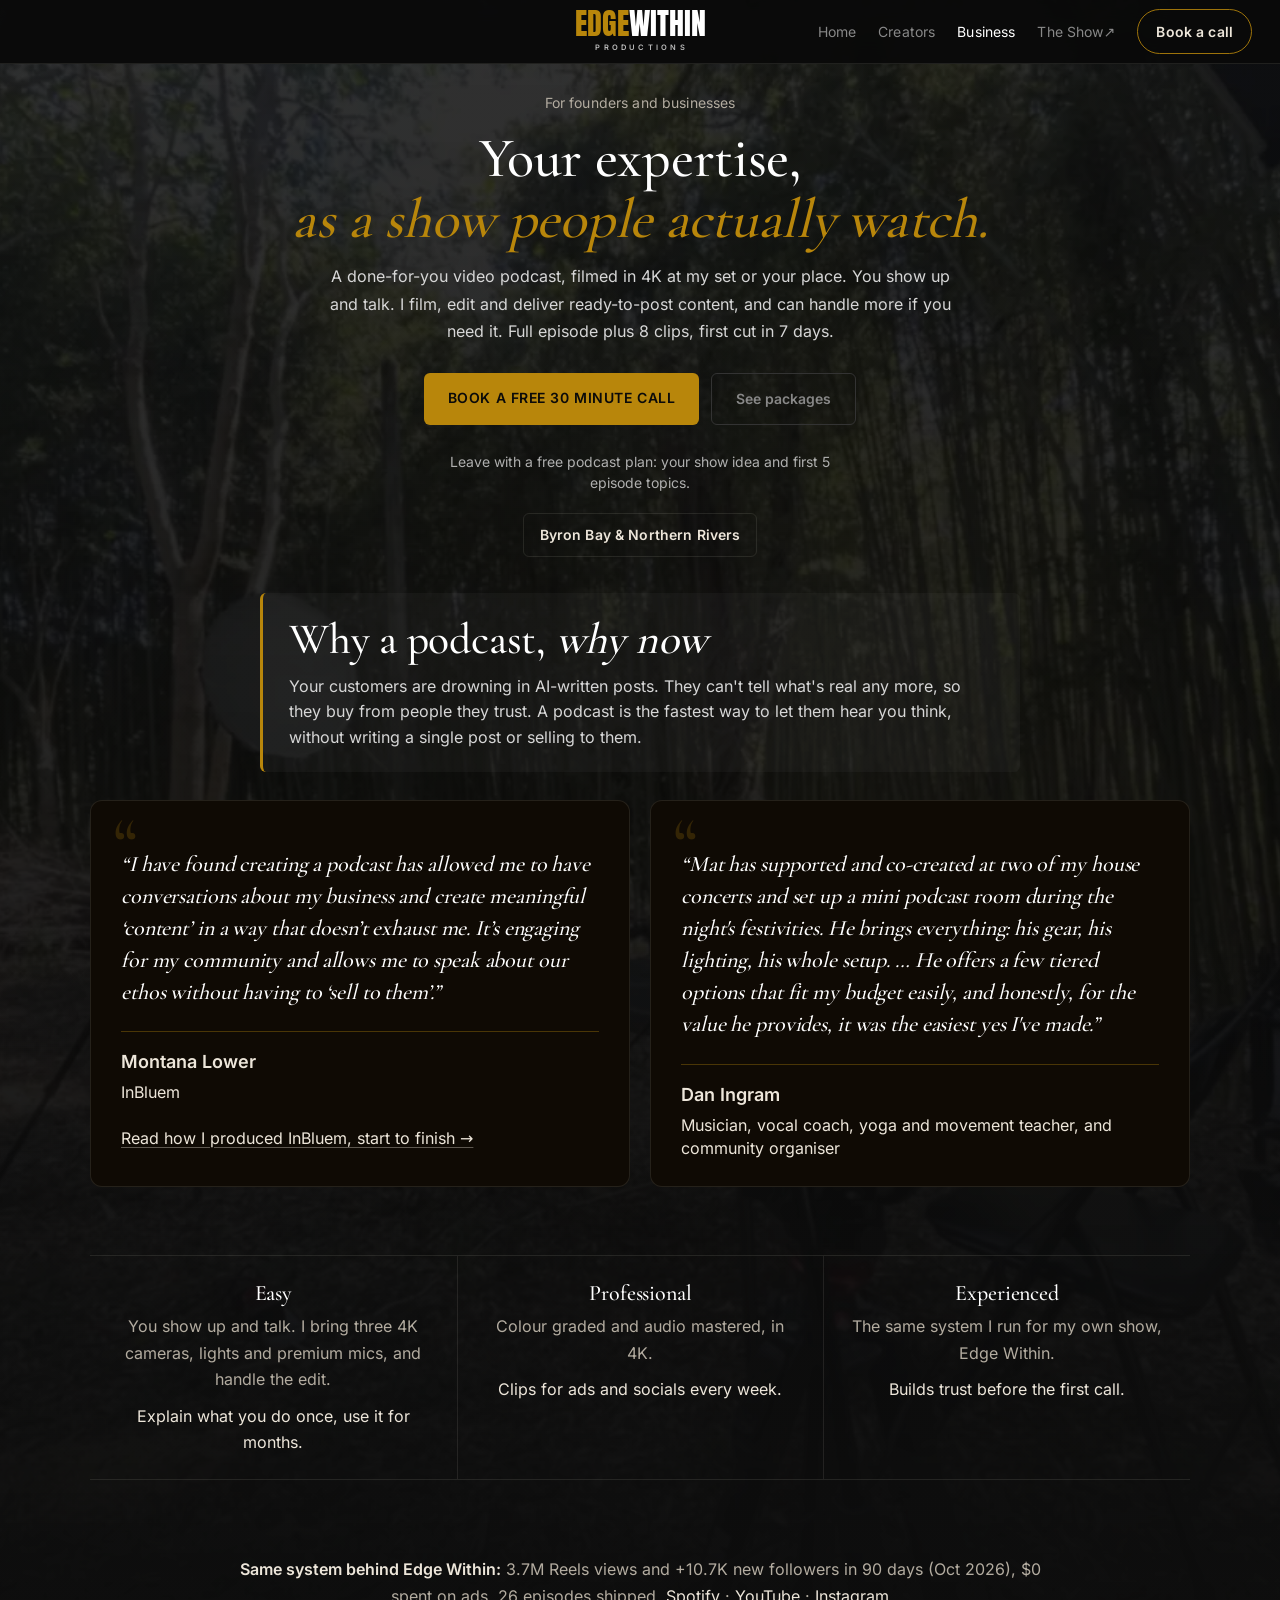
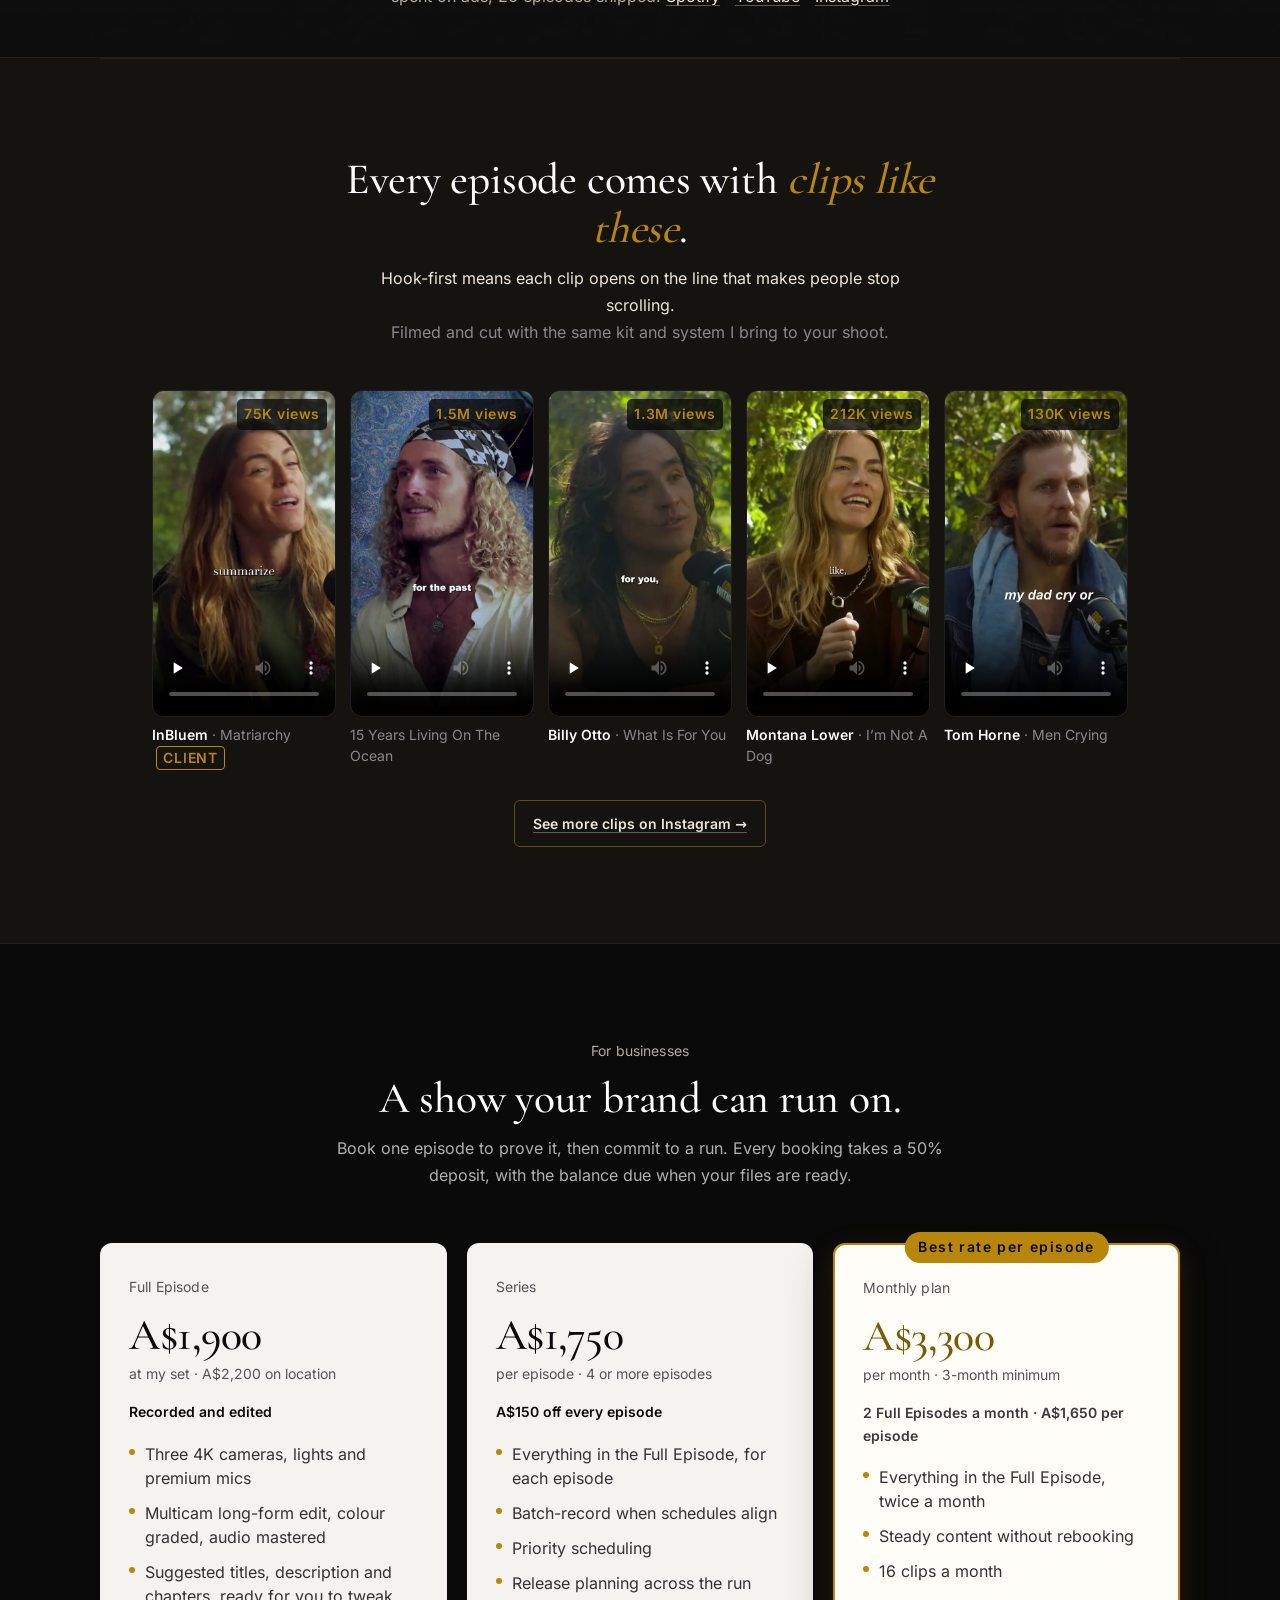
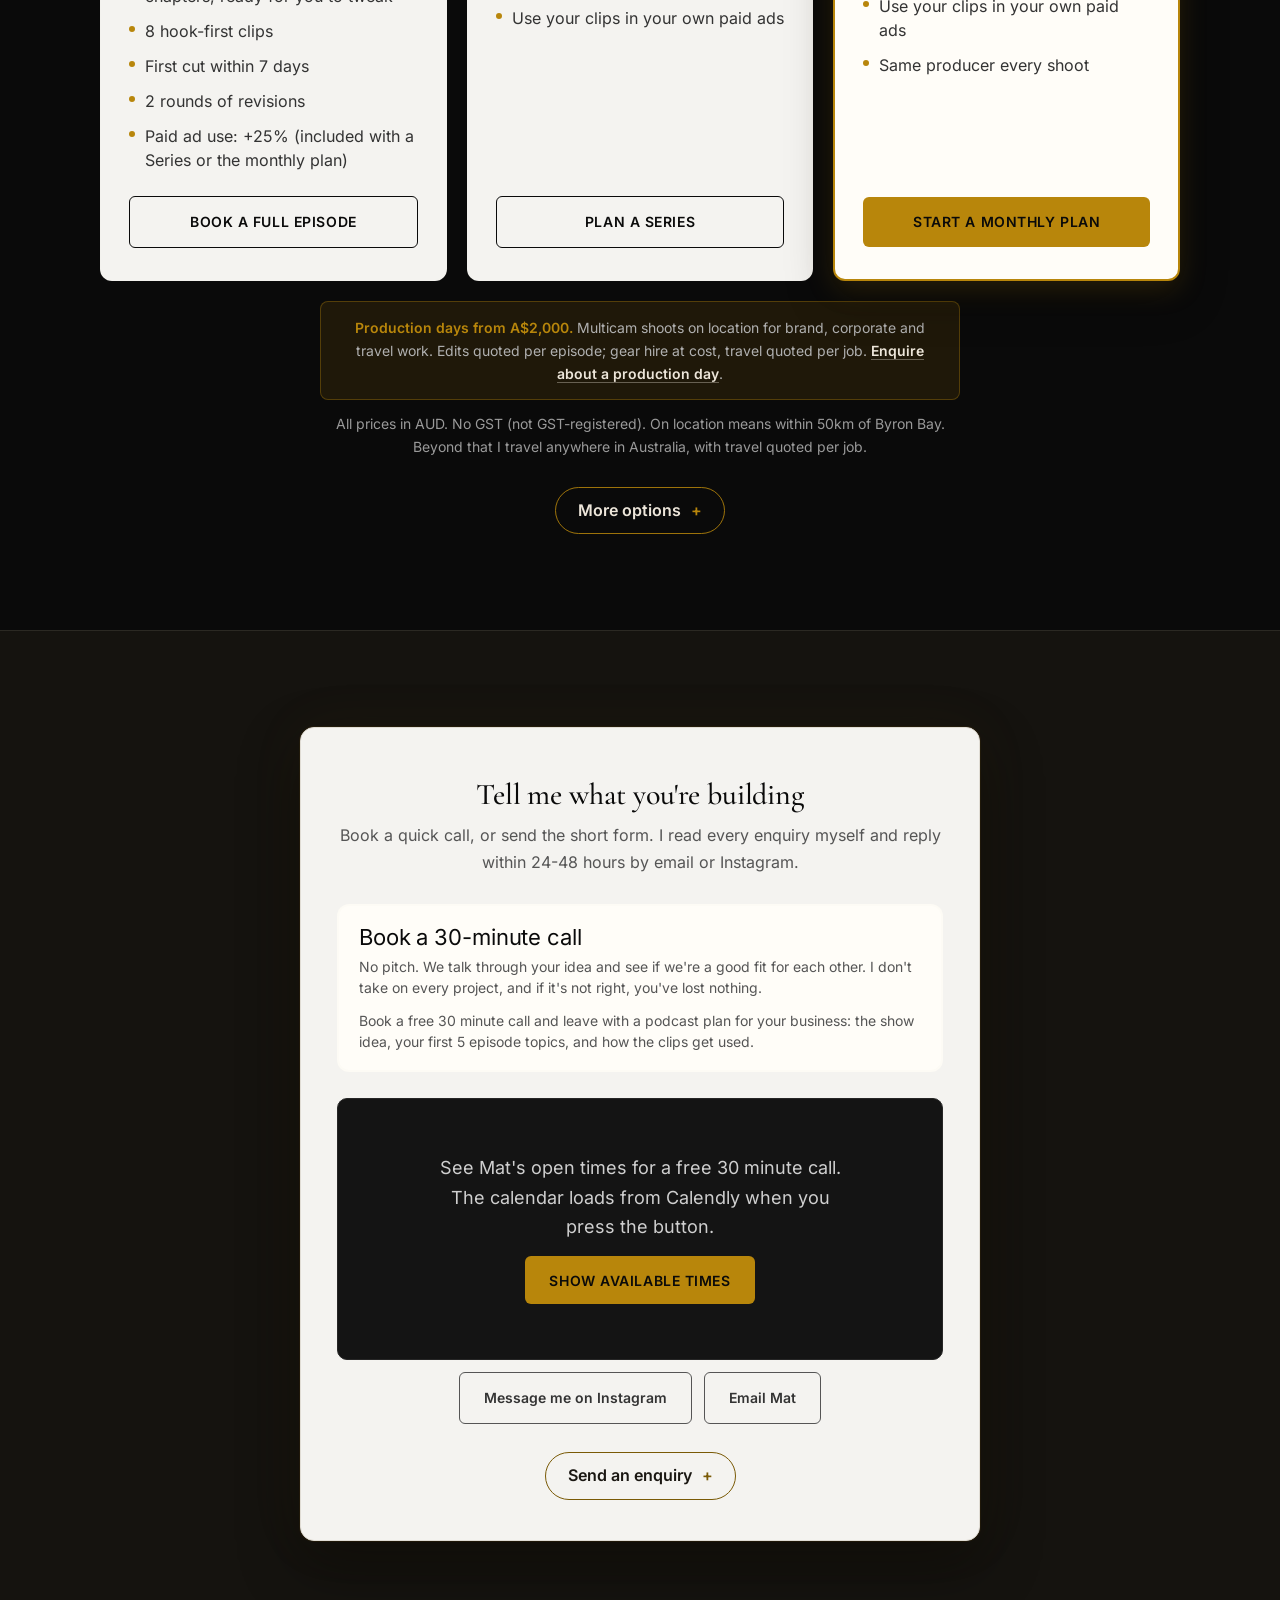
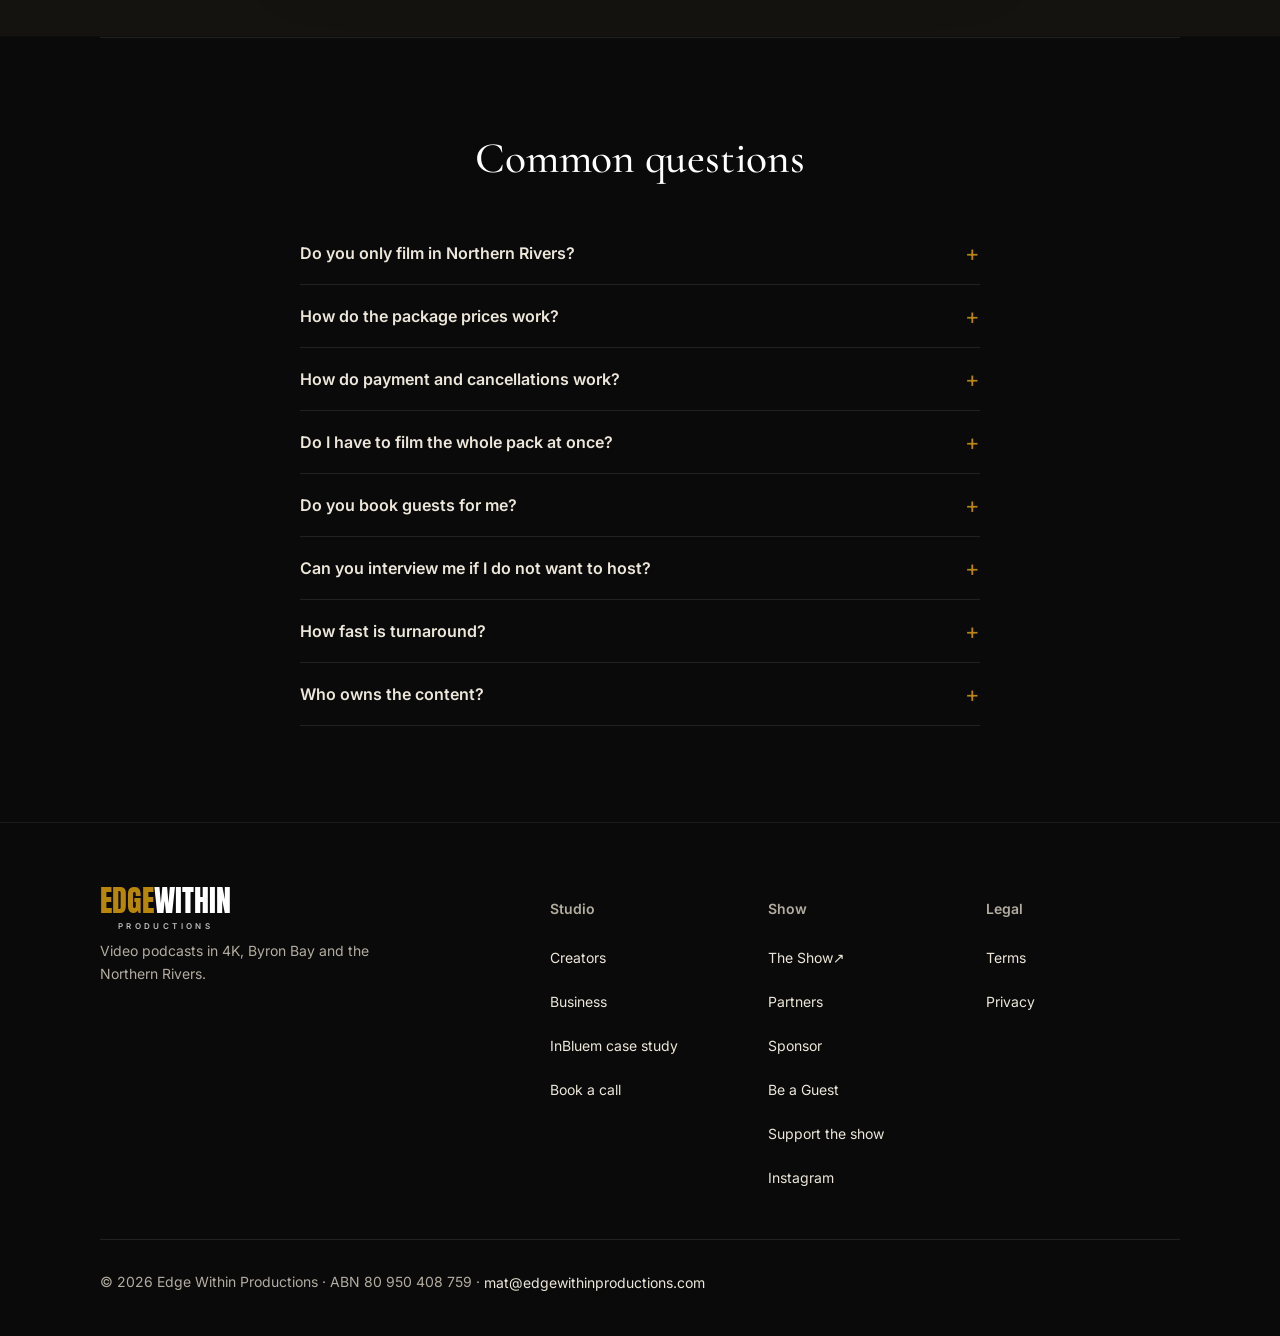
<file: business/index.html>
<!DOCTYPE html>
<html lang="en">
<head>
<meta charset="UTF-8">
<meta name="viewport" content="width=device-width, initial-scale=1.0">
<title>Video Podcast Production for Businesses · Byron Bay &amp; Northern Rivers · Edge Within</title>
<meta name="description" content="Done-for-you video podcast for founders and brands. Full Episode A$1,900, Series A$1,750 per episode for 4+, monthly plan A$3,300. Byron Bay and Northern Rivers.">
<meta property="og:type" content="website">
<meta property="og:site_name" content="Edge Within">
<meta property="og:title" content="Video Podcast Production for Businesses · Byron Bay &amp; Northern Rivers · Edge Within">
<meta property="og:description" content="Done-for-you video podcast for founders and brands. Full Episode A$1,900, Series A$1,750 per episode for 4+, monthly plan A$3,300. Byron Bay and Northern Rivers.">
<meta property="og:image" content="https://edgewithinproductions.com/og-image.jpg?v=2">
<meta property="og:image:width" content="1200">
<meta property="og:image:height" content="630">
<meta property="og:image:alt" content="Edge Within with Mat Davenport">
<meta property="og:url" content="https://edgewithinproductions.com/business/">
<meta name="twitter:card" content="summary_large_image">
<meta name="twitter:title" content="Video Podcast Production for Businesses · Byron Bay &amp; Northern Rivers · Edge Within">
<meta name="twitter:description" content="Done-for-you video podcast for founders and brands. Full Episode A$1,900, Series A$1,750 per episode for 4+, monthly plan A$3,300. Byron Bay and Northern Rivers.">
<meta name="twitter:image" content="https://edgewithinproductions.com/og-image.jpg?v=2">
<link rel="canonical" href="https://edgewithinproductions.com/business/">
<link rel="icon" href="/favicon.ico?v=4" sizes="any">
<link rel="icon" type="image/png" sizes="32x32" href="/favicon-32x32.png?v=4">
<link rel="icon" type="image/png" sizes="16x16" href="/favicon-16x16.png?v=4">
<link rel="apple-touch-icon" href="/apple-touch-icon.png?v=4">
<!-- Anton for the wordmark, self-hosted and subset to the letters in EDGE WITHIN PRODUCTIONS. -->
<link rel="preload" href="/assets/fonts/anton-wordmark.woff2" as="font" type="font/woff2" crossorigin>
<style>
  *, *::before, *::after { box-sizing: border-box; margin: 0; padding: 0; }
  :root {
    --bg: #0A0A0A;
    --card: #111111;
    --card2: #0F0A04;
    --border: #1E1E1E;
    --gold: #b8860b;
    --gold2: #9a7009;
    --white: #FFFFFF;
    --grey: #888888;
    --grey2: #8a8a8a;
    --gold-dark: #7a5a06;
    --grey3: #222222;
    --grey4: #333333;
  }
  html { scroll-behavior: smooth; scroll-padding-top: 72px; }
  body { background: var(--bg); color: var(--white); font-family: var(--sans); line-height: 1.6; overflow-x: hidden; }

  a:focus-visible,
  button:focus-visible,
  input:focus-visible,
  select:focus-visible,
  textarea:focus-visible {
    outline: 2px solid var(--gold);
    outline-offset: 3px;
  }

  .skip-link {
    position: absolute; left: 12px; top: -48px; z-index: 300;
    background: var(--gold); color: var(--bg);
    font-family: var(--sans); font-size: 14px; font-weight: 700;
    padding: 10px 14px; border-radius: 6px; text-decoration: none;
  }
  .skip-link:focus { top: 12px; }

  nav {
    position: fixed; top: 0; left: 0; right: 0; z-index: 100;
    background: rgba(10,10,10,0.94);
    backdrop-filter: blur(12px);
    -webkit-backdrop-filter: blur(12px);
    border-bottom: 1px solid var(--border); height: 60px;
    display: flex; align-items: center; padding: 0 28px; justify-content: space-between;
  }
  /* Wordmark: gold EDGE + white WITHIN in Anton, matching the cover art */
  .wordmark {
    display: inline-flex; flex-direction: column; align-items: flex-start;
    text-decoration: none; line-height: 1;
  }
  .wordmark:hover, .wordmark:focus { text-decoration: none !important; }
  .wm-word {
    font-family: 'Anton', Impact, sans-serif; font-weight: 400;
    font-size: 30px; line-height: 1; letter-spacing: 0; text-transform: uppercase;
    white-space: nowrap;
  }
  .wm-edge { color: #b8860b; }
  .wm-within { color: #FFFFFF; }
  .wm-sub {
    font-family: var(--sans); font-size: 8px; font-weight: 700; line-height: 1;
    letter-spacing: 0.42em; text-transform: uppercase; color: #bdbdbd;
    margin-top: 4px; white-space: nowrap;
  }
  .wordmark--lg .wm-word { font-size: 30px; }
  .wordmark--lg .wm-sub { font-size: 9.5px; margin-top: 5px; }
  /* On a light background: WITHIN (and the sub line) go dark so they stay readable */
  .wordmark--on-light .wm-within { color: #0A0A0A; }
  .wordmark--on-light .wm-sub { color: #555555; }
  nav .wordmark .wm-word { font-size: 30px; }
  nav .wordmark .wm-sub { font-size: 7.5px; letter-spacing: 0.43em; margin-top: 3px; }
  /* PRODUCTIONS centred under EDGEWITHIN; the negative margin cancels the trailing letter-spacing */
  nav .wordmark { align-items: center; }
  nav .wordmark .wm-sub { margin-right: -0.43em; }
  .nav-links { display: flex; gap: 22px; align-items: center; list-style: none; }
  .nav-links a {
    font-family: var(--sans); font-size: 14px; color: var(--grey);
    text-decoration: none; letter-spacing: 0.02em; transition: color 0.2s;
  }
  .nav-links a:hover { color: var(--white); }
  .nav-links a { padding: 8px 0; }
  .nav-links a.nav-cta { padding: 8px 16px; }
  .nav-cta {
    background: var(--gold) !important; color: var(--bg) !important;
    font-family: var(--sans) !important; font-size: 14px !important;
    font-weight: 700 !important; letter-spacing: 0.01em; padding: 8px 16px;
    border-radius: 5px; 
  }
  .nav-cta:hover { background: var(--gold2) !important; }
  .nav-links a[aria-current="page"] { color: var(--white); }
  .hamburger {
    display: none; flex-direction: column; gap: 6px; cursor: pointer;
    background: none; border: none; padding: 8px; z-index: 101;
  }
  .hamburger span { width: 24px; height: 2px; background: var(--white); display: block; transition: all 0.3s; }
  .hamburger.active span:nth-child(1) { transform: translateY(8px) rotate(45deg); }
  .hamburger.active span:nth-child(2) { opacity: 0; }
  .hamburger.active span:nth-child(3) { transform: translateY(-8px) rotate(-45deg); }

  .sr-only {
    position: absolute; width: 1px; height: 1px; padding: 0; margin: -1px;
    overflow: hidden; clip: rect(0,0,0,0); white-space: nowrap; border: 0;
  }

  .eyebrow {
    font-family: var(--sans); font-size: 14px;
    letter-spacing: 0.01em;  color: var(--gold);
  }

  .hero {
    padding: 108px 24px 48px;
    background:
      radial-gradient(ellipse 70% 60% at 10% 0%, rgba(184,134,11,0.14) 0%, transparent 55%),
      #0D0D0D;
    border-bottom: 1px solid var(--border);
    display: flex;
    flex-direction: column;
    align-items: center;
    text-align: center;
    gap: 28px;
  }
  .hero-copy,
  .proof-strip,
  .showreel-wrap,
  .included-grid > *,
  .proof-metrics > * {
    min-width: 0;
  }
  .hero-copy {
    max-width: 820px;
    width: 100%;
    display: flex;
    flex-direction: column;
    align-items: center;
    gap: 16px;
  }
  .hero-copy > * { min-width: 0; max-width: 100%; }
  .proof-strip > *,
  .outcome > * { min-width: 0; }
  .hero-copy h1 {
    font-size: clamp(30px, 5vw, 48px); line-height: 1.08; font-weight: 400;
  }
  .hero-copy h1 em { color: var(--gold); font-style: italic; font-weight: 400; }
  .hero-sub {
    font-family: var(--sans); font-size: 16px; color: var(--grey);
    line-height: 1.7; max-width: 640px; width: 100%;
    overflow-wrap: break-word;
  }
  .hero-btns {
    display: flex; gap: 12px; flex-wrap: wrap; justify-content: center;
    margin-top: 4px; width: 100%;
  }
  .btn-primary {
    display: inline-block; background: var(--gold); color: var(--bg);
    font-family: var(--sans); font-size: 14px; font-weight: 700;
    letter-spacing: 0.04em; text-transform: uppercase; padding: 14px 24px;
    border-radius: 6px; text-decoration: none; transition: background 0.2s, transform 0.15s;
    border: none; cursor: pointer;
  }
  .btn-primary:hover { background: var(--gold2); transform: translateY(-1px); }
  .btn-secondary {
    display: inline-block; border: 1px solid var(--grey4); color: var(--grey);
    font-family: var(--sans); font-size: 14px; font-weight: 700;
    padding: 14px 24px; border-radius: 6px; text-decoration: none;
    transition: border-color 0.2s, color 0.2s;
  }
  .btn-secondary:hover { border-color: var(--gold); color: var(--white); }
  .pill {
    display: inline-block; max-width: 100%; box-sizing: border-box;
    text-align: center; line-height: 1.55;
    background: rgba(184,134,11,0.12); border: 1px solid var(--gold);
    color: var(--gold); font-family: var(--sans); font-size: 14px;
    font-weight: 700; letter-spacing: 0.01em; padding: 10px 16px;
    border-radius: 6px; 
  }
  .pill-loc { white-space: nowrap; }
  .pill-loc::before { content: ' · '; }
  .hero-price-link {
    font-family: var(--sans);
    font-size: 14px;
    color: var(--grey);
    text-decoration: none;
    border-bottom: 1px solid rgba(184,134,11,0.45);
    padding-bottom: 1px;
    transition: color 0.2s, border-color 0.2s;
    margin-top: -4px;
  }
  .hero-price-link:hover {
    color: var(--gold);
    border-bottom-color: var(--gold);
  }

  .showreel-wrap {
    width: 100%;
    max-width: 900px;
    text-align: center;
  }
  .showreel {
    width: 100%;
    aspect-ratio: 16 / 9;
    border-radius: 14px;
    overflow: hidden;
    border: 1px solid var(--border);
    background: #000;
    box-shadow: 0 24px 60px rgba(0,0,0,0.4);
  }
  .showreel iframe,
  .showreel video {
    width: 100%;
    height: 100%;
    display: block;
    border: 0;
  }
  /* Click-to-load YouTube facade: thumbnail + play button, real iframe only on click */
  .yt-facade { position: relative; display: block; width: 100%; height: 100%; background: #000; cursor: pointer; }
  .yt-facade img { width: 100%; height: 100%; object-fit: cover; display: block; }
  .yt-play {
    position: absolute; top: 50%; left: 50%; transform: translate(-50%, -50%);
    line-height: 0; transition: transform 0.2s;
    filter: drop-shadow(0 6px 18px rgba(0,0,0,0.55));
  }
  .yt-facade:hover .yt-play, .yt-facade:focus-visible .yt-play { transform: translate(-50%, -50%) scale(1.08); }
  .yt-facade:focus-visible { outline-offset: -4px; }
  .showreel-caption {
    font-family: var(--sans);
    font-size: 14px;
    color: var(--grey);
    margin-top: 12px;
    line-height: 1.5;
    padding: 0 8px;
    overflow-wrap: break-word;
  }

  .proof-strip {
    width: 100%;
    max-width: 900px;
    display: grid;
    grid-template-columns: 1.15fr 1fr;
    gap: 22px;
    align-items: center;
    text-align: left;
    background: var(--card);
    border: 1px solid var(--border);
    border-radius: 14px;
    padding: 24px;
  }
  .proof-strip .eyebrow { margin-bottom: 8px; }
  .proof-strip h2 {
    font-size: 22px; font-weight: 400; line-height: 1.25; margin-bottom: 10px;
    overflow-wrap: anywhere;
  }
  .proof-strip p {
    font-family: var(--sans); font-size: 14px; color: var(--grey); line-height: 1.65;
    overflow-wrap: break-word;
  }
  .proof-strip a {
    color: var(--gold); text-decoration: none; font-weight: 600;
    display: inline-block; padding: 8px 0;
  }
  .proof-strip a:hover { text-decoration: underline; }
  .proof-metrics {
    display: grid; grid-template-columns: 1fr 1fr; gap: 10px;
  }
  .proof-metric {
    background: var(--card2);
    border: 1px solid var(--border);
    border-radius: 10px;
    padding: 16px 12px;
    text-align: center;
  }
  .proof-metric .v {
    font-family: var(--sans); font-size: 22px; font-weight: 700; color: var(--gold); line-height: 1;
  }
  .proof-metric .l {
    font-family: var(--sans); font-size: 14px; color: var(--grey); margin-top: 6px;
  }

  .section {
    padding: 72px clamp(24px, 5vw, 48px);
    max-width: 1080px; margin: 0 auto;
  }
  .section-full {
    padding: 72px clamp(24px, 5vw, 48px);
    background: #0D0D0D; border-top: 1px solid var(--border);
  }
  .section-inner { max-width: 1080px; margin: 0 auto; }
  .section-header { max-width: 640px; margin-bottom: 32px; }
  .section-header.center { text-align: center; margin-left: auto; margin-right: auto; }
  .section-header .eyebrow { margin-bottom: 12px; }
  .section-header h2 {
    font-size: clamp(24px, 3.2vw, 36px); font-weight: 400; line-height: 1.15; margin-bottom: 12px;
  }
  .section-header h2 em { color: var(--gold); font-style: italic; }
  .section-header p {
    font-family: var(--sans); font-size: 16px; color: var(--grey); line-height: 1.7;
  }

  .outcome {
    background: var(--card);
    border: 1px solid var(--border);
    border-radius: 12px;
    padding: 28px 24px;
    display: flex;
    flex-direction: column;
    transition: border-color 0.2s;
  }
  .outcome:hover { border-color: #2a2a2a; }
  .outcome h3 {
    font-family: var(--sans); font-size: 16px; font-weight: 700;
    color: var(--white); margin-bottom: 12px;
  }
  .outcome p {
    font-family: var(--sans); font-size: 14px; color: var(--grey); line-height: 1.65;
    flex: 1; overflow-wrap: break-word;
  }
  .outcome.highlight {
    border-color: var(--gold);
    background: var(--card2);
  }
  .outcome.highlight:hover { border-color: var(--gold); }
  .card-link {
    display: inline-block;
    margin-top: 18px;
    font-family: var(--sans);
    font-size: 14px;
    font-weight: 700;
    color: var(--gold);
    text-decoration: none;
  }
  .card-link:hover { text-decoration: underline; }

  .phase-num {
    width: 38px; height: 38px; border-radius: 50%; background: var(--card2);
    border: 2px solid var(--gold); color: var(--gold);
    font-family: var(--sans); font-size: 14px; font-weight: 700;
    display: flex; align-items: center; justify-content: center; margin: 0 auto 12px;
  }

  /* "What you get" timeline: 4 numbered steps joined by a gold line (vertical on mobile) */
  .timeline {
    list-style: none; display: grid; grid-template-columns: repeat(4, 1fr); gap: 14px;
    max-width: 1000px; margin: 0 auto 28px; position: relative;
  }
  .timeline::before {
    content: ''; position: absolute; top: 19px; left: 12.5%; right: 12.5%;
    height: 1px; background: rgba(184,134,11,0.45); z-index: 0;
  }
  .tl-step { position: relative; z-index: 1; display: flex; flex-direction: column; min-width: 0; }
  .tl-step .phase-num { margin: 0 auto 14px; flex-shrink: 0; }
  .tl-card {
    flex: 1; background: var(--card); border: 1px solid var(--border);
    border-radius: 12px; padding: 20px 18px; text-align: left;
  }
  .tl-step--launch .tl-card { border-color: var(--gold); background: var(--card2); }
  .tl-when {
    font-family: var(--sans); font-size: 14px; font-weight: 700;
    letter-spacing: 0.01em;  color: var(--gold); margin-bottom: 6px;
  }
  .tl-card h3 {
    font-family: var(--sans); font-size: 16px; font-weight: 700;
    color: var(--white); margin-bottom: 8px;
  }
  .tl-card p {
    font-family: var(--sans); font-size: 14px; color: var(--grey); line-height: 1.6;
    overflow-wrap: break-word;
  }
  .included-box p {
    font-family: var(--sans); font-size: 14px; color: var(--grey); line-height: 1.6;
    margin-bottom: 10px;
  }
  .included-box p:last-child { margin-bottom: 0; }
  .included-box--gold { border-color: var(--gold); background: var(--card2); }
  .included-box--gold h3 { color: var(--gold); }
  .hero-promise {
    font-family: var(--sans); font-size: 14px; color: #cfcfcf; line-height: 1.6;
    max-width: 640px; width: 100%;
  }
  .hero-promise strong { color: var(--gold); }

  .included-grid {
    display: grid;
    grid-template-columns: 1fr 1fr;
    gap: 14px;
  }
  .included-box {
    background: var(--card);
    border: 1px solid var(--border);
    border-radius: 12px;
    padding: 24px 22px;
  }
  .included-box-single {
    max-width: 640px;
    margin-left: auto;
    margin-right: auto;
  }
  .included-box h3,
  .included-box h4 {
    font-family: var(--sans); font-size: 14px; font-weight: 700;
    color: var(--white); margin-bottom: 14px;
  }
  .included-box ul { list-style: none; }
  .included-box li {
    font-family: var(--sans); font-size: 14px; color: var(--grey);
    padding-left: 18px; position: relative; line-height: 1.5; margin-bottom: 8px;
  }
  .included-box li:last-child { margin-bottom: 0; }
  .included-box li::before {
    content: '';
    position: absolute;
    left: 0; top: 7px;
    width: 6px; height: 6px; border-radius: 50%;
    background: var(--gold);
  }
  .included-note {
    margin-top: 14px;
    font-family: var(--sans); font-size: 14px; color: var(--grey); line-height: 1.55;
  }

  .after-split {
    display: grid;
    grid-template-columns: 1fr 1fr;
    gap: 16px;
  }

  #pricing.section-full {
    background:
      radial-gradient(ellipse 80% 70% at 15% 20%, rgba(184,134,11,0.18) 0%, transparent 55%),
      radial-gradient(ellipse 60% 50% at 90% 80%, rgba(184,134,11,0.1) 0%, transparent 50%),
      linear-gradient(180deg, #14100a 0%, #0F0A04 50%, #120e08 100%);
    border-top: 1px solid rgba(184,134,11,0.35);
    border-bottom: 1px solid rgba(184,134,11,0.25);
  }
  #pricing .section-header p { color: #b0b0b0; }
  .pricing-grid {
    display: grid; grid-template-columns: 1fr 1.15fr 1fr; gap: 16px;
    max-width: 1000px; margin: 0 auto 20px; align-items: stretch;
    padding-top: 14px;
  }
  .tier {
    background: #F4F3F0; border: 1px solid #e0dcd4;
    border-radius: 12px; padding: 26px 22px; display: flex; flex-direction: column;
    box-shadow: 0 12px 40px rgba(0,0,0,0.25);
  }
  .tier.featured {
    background: #fffdf8; border: 2px solid var(--gold); position: relative;
    box-shadow: 0 8px 28px rgba(184,134,11,0.18), 0 16px 48px rgba(0,0,0,0.28);
  }
  .tier-badge {
    position: absolute; top: -12px; left: 50%; transform: translateX(-50%);
    background: var(--gold); color: var(--bg); font-family: var(--sans);
    font-size: 14px; font-weight: 700; letter-spacing: 0.1em; 
    padding: 4px 14px; border-radius: 20px; white-space: nowrap;
  }
  .tier-name {
    font-family: var(--sans); font-size: 14px; letter-spacing: 0.01em;
     color: #666; margin-bottom: 8px;
  }
  .tier-price {
    font-size: 44px; font-weight: 700; color: #0A0A0A;
    font-family: var(--sans); line-height: 1; margin-bottom: 4px;
  }
  .tier.featured .tier-price { color: var(--gold-dark); }
  .tier-period {
    font-family: var(--sans); font-size: 14px; color: #666; margin-bottom: 6px;
  }
  .tier-total {
    font-family: var(--sans); font-size: 14px; font-weight: 700; color: #0A0A0A;
    margin-bottom: 16px;
  }
  .tier.featured .tier-total { color: #3a3a3a; }
  .tier-list {
    list-style: none; display: flex; flex-direction: column; gap: 9px;
    margin-bottom: 22px; flex: 1;
  }
  .tier-list li {
    font-family: var(--sans); font-size: 14px; color: #3a3a3a;
    padding-left: 16px; position: relative; line-height: 1.4;
  }
  .tier-list li::before {
    content: ''; position: absolute; left: 0; top: 7px;
    width: 6px; height: 6px; border-radius: 50%; background: var(--gold);
  }
  .tier .btn-primary { text-align: center; width: 100%; }
  .tier .btn-primary, .tier .btn-secondary { display: block; width: 100%; text-align: center; box-sizing: border-box; letter-spacing: 0.04em; text-transform: uppercase; }
  .tier .btn-secondary { color: #0A0A0A; border-color: #0A0A0A; }
  .tier .btn-secondary:hover { color: var(--gold-dark); border-color: var(--gold-dark); }
  @media (max-width: 900px) { .pricing-grid .tier.featured:not(:first-child) { margin-top: 12px; } }

  .value-note {
    text-align: center; font-family: var(--sans); font-size: 14px;
    color: #b0b0b0; max-width: 640px; margin: 0 auto 12px; line-height: 1.65;
    padding: 14px 16px;
    background: rgba(184,134,11,0.12);
    border: 1px solid rgba(184,134,11,0.35);
    border-radius: 8px;
  }
  .value-note strong { color: var(--gold); }
  .value-note a { color: var(--gold); font-weight: 700; text-decoration: none; }
  .value-note a:hover { text-decoration: underline; }

  .monthly-card {
    max-width: 640px; margin: 0 auto 12px;
    display: flex; align-items: center; justify-content: space-between; gap: 16px;
    padding: 14px 16px 14px 20px; border-radius: 8px;
    background: rgba(0,0,0,0.25); border: 1px solid rgba(184,134,11,0.35);
  }
  .monthly-card p { font-family: var(--sans); font-size: 14px; color: #b0b0b0; line-height: 1.5; }
  .monthly-card p strong { color: var(--white); }
  .monthly-card .btn-secondary {
    white-space: nowrap; color: var(--gold); border-color: rgba(184,134,11,0.6);
    padding: 10px 18px; font-size: 14px;
  }
  .monthly-card .btn-secondary:hover { color: var(--white); border-color: var(--gold); }

  .founding-callout {
    max-width: 1000px; margin: 8px auto 20px;
    display: grid; grid-template-columns: auto 1fr auto; gap: 24px; align-items: center;
    padding: 22px 26px; border-radius: 12px;
    background: linear-gradient(135deg, rgba(184,134,11,0.16) 0%, rgba(184,134,11,0.05) 100%);
    border: 1px solid rgba(184,134,11,0.55);
  }
  .founding-price {
    font-family: var(--sans); font-size: 30px; font-weight: 700; color: var(--gold);
    line-height: 1; white-space: nowrap;
  }
  .founding-price span {
    display: block; margin-top: 6px; font-size: 14px; font-weight: 400; color: #b0b0b0;
    font-family: var(--sans); letter-spacing: 0.01em; 
  }
  .founding-callout .eyebrow { margin-bottom: 6px; }
  .founding-callout p {
    font-family: var(--sans); font-size: 14px; color: #cfcfcf; line-height: 1.6; margin: 0;
  }
  .founding-callout p strong { color: var(--white); }
  .founding-callout .btn-secondary { white-space: nowrap; color: var(--gold); border-color: rgba(184,134,11,0.6); }
  .founding-callout .btn-secondary:hover { color: var(--white); border-color: var(--gold); }

  .addons {
    max-width: 720px;
    margin: 28px auto 0;
    background: rgba(0,0,0,0.25);
    border: 1px solid rgba(255,255,255,0.08);
    border-radius: 12px;
    padding: 22px 24px 18px;
  }
  .addons-label {
    font-family: var(--sans);
    font-size: 14px;
    font-weight: 700;
    letter-spacing: 0.01em;
    
    color: var(--gold);
    margin-bottom: 14px;
  }
  .addons-list {
    list-style: none;
    margin: 0;
    padding: 0;
    display: flex;
    flex-direction: column;
  }
  .addons-list li {
    font-family: var(--sans);
    font-size: 14px;
    color: #b0b0b0;
    line-height: 1.55;
    padding: 11px 0;
    border-bottom: 1px solid rgba(255,255,255,0.06);
  }
  .addons-list li:last-child { border-bottom: none; padding-bottom: 2px; }
  .addons-list li strong {
    color: var(--white);
    font-weight: 700;
    display: inline;
  }
  .addons-list li strong::after { content: ': '; font-weight: 700; color: var(--white); }

  .form-section {
    background:
      radial-gradient(ellipse 70% 60% at 50% 0%, rgba(184,134,11,0.16) 0%, transparent 55%),
      linear-gradient(180deg, #120e08 0%, #0D0D0D 55%, #0A0A0A 100%);
    border-top: 1px solid rgba(184,134,11,0.3);
    padding: 72px 24px;
  }
  .form-inner { max-width: 680px; margin: 0 auto; }
  .form-card {
    background: #F4F3F0;
    border: 1px solid #e0dcd4;
    border-radius: 14px;
    padding: clamp(28px, 4vw, 40px) clamp(22px, 4vw, 36px);
    box-shadow:
      0 0 0 1px rgba(184,134,11,0.08),
      0 24px 60px rgba(0,0,0,0.4),
      0 0 60px rgba(184,134,11,0.06);
    color: #1a1a1a;
  }
  .form-header { text-align: center; margin-bottom: 28px; }
  .form-header .eyebrow { color: var(--gold-dark); }
  .form-header h2 {
    font-size: clamp(22px, 3vw, 32px); font-weight: 400; margin: 10px 0;
    color: #0A0A0A;
  }
  .form-header p {
    font-family: var(--sans); font-size: 16px; color: #555; line-height: 1.7;
  }
  .form-grid { display: grid; grid-template-columns: 1fr 1fr; gap: 14px; }
  .field { display: flex; flex-direction: column; gap: 6px; }
  .field.full { grid-column: 1 / -1; }
  label {
    font-family: var(--sans); font-size: 14px;
    letter-spacing: 0.01em;  color: #555;
  }
  input, select, textarea {
    background: #fff; border: 1px solid #d4d0c8; border-radius: 8px;
    padding: 12px 14px; color: #0A0A0A; font-family: var(--sans);
    font-size: 16px; outline: none; width: 100%;
    appearance: none; -webkit-appearance: none;
  }
  input:focus, select:focus, textarea:focus {
    border-color: var(--gold);
    box-shadow: 0 0 0 3px rgba(184,134,11,0.15);
  }
  input::placeholder, textarea::placeholder { color: #999; }
  select {
    background-image: linear-gradient(45deg, transparent 50%, #666 50%), linear-gradient(135deg, #666 50%, transparent 50%);
    background-position: calc(100% - 18px) calc(50% - 2px), calc(100% - 12px) calc(50% - 2px);
    background-size: 6px 6px, 6px 6px; background-repeat: no-repeat; padding-right: 32px;
  }
  select option { background: #fff; color: #0A0A0A; }
  textarea { resize: vertical; min-height: 88px; font-size: 16px; }
  .submit-btn {
    width: 100%; background: var(--gold); color: var(--bg);
    font-family: var(--sans); font-size: 14px; font-weight: 700;
    padding: 15px; border: none; border-radius: 8px; cursor: pointer;
    margin-top: 8px; transition: background 0.2s, transform 0.15s;
  }
  .submit-btn:hover { background: var(--gold2); transform: translateY(-1px); }
  .submit-btn:disabled { opacity: 0.6; cursor: not-allowed; transform: none; }
  .form-dm {
    text-align: center; font-family: var(--sans); font-size: 14px;
    color: #666; margin-top: 14px;
  }
  .form-dm a { color: var(--gold-dark); text-decoration: underline; font-weight: 600; }
  .form-dm a:hover { text-decoration: underline; }
  .success-msg {
    display: none; background: #eef8ef; border: 1px solid #22C55E;
    border-radius: 10px; padding: 28px; text-align: center; margin-top: 8px;
  }
  .success-msg .check { font-size: 30px; margin-bottom: 10px; color: #16a34a; }
  .success-msg h3 { color: #15803d; font-size: 18px; margin-bottom: 8px; }
  .success-msg p { font-family: var(--sans); font-size: 14px; color: #444; }

  .faq-list { max-width: 680px; margin: 0 auto; }
  .faq-item { border-bottom: 1px solid var(--border); }
  .faq-q {
    width: 100%; background: none; border: none; color: var(--white);
    font-family: var(--sans); font-size: 16px; font-weight: 700;
    text-align: left; padding: 18px 0; cursor: pointer;
    display: flex; justify-content: space-between; align-items: center; gap: 16px;
  }
  .faq-q::after {
    content: '+'; color: var(--gold); font-size: 22px; font-weight: 400; flex-shrink: 0;
  }
  .faq-item.open .faq-q::after { content: '−'; }
  .faq-a {
    display: none; font-family: var(--sans); font-size: 14px;
    color: var(--grey); line-height: 1.7; padding: 0 0 18px;
  }
  .faq-item.open .faq-a { display: block; }
  .faq-a a { color: var(--gold); text-decoration: none; font-weight: 600; }
  .faq-a a:hover { text-decoration: underline; }

  footer {
    background: var(--bg); border-top: 1px solid var(--border);
    padding: 28px 32px; display: flex; justify-content: space-between;
    align-items: center; flex-wrap: wrap; gap: 12px;
  }
  footer p { font-family: var(--sans); font-size: 14px; color: var(--grey2); }
  .footer-brand { display: flex; flex-direction: column; align-items: flex-start; gap: 8px; }
  footer a { color: var(--gold); text-decoration: none; display: inline-block; padding: 6px 0; }
  footer a:hover { text-decoration: underline; }

  .mobile-cta {
    display: none; position: fixed; bottom: 0; left: 0; right: 0;
    background: var(--gold); color: var(--bg); text-align: center;
    padding: 15px; font-family: var(--sans); font-size: 14px;
    font-weight: 700; text-decoration: none; z-index: 200;
  }



  .compare-wrap {
    max-width: 900px;
    margin: 0 auto;
    border: 1px solid var(--border);
    border-radius: 14px;
    overflow: hidden;
    background: var(--card);
  }
  .compare-table { width: 100%; }
  .compare-row {
    display: grid;
    grid-template-columns: minmax(110px, 0.9fr) 1fr 1.15fr;
    gap: 0;
    border-bottom: 1px solid var(--border);
  }
  .compare-row:last-child { border-bottom: none; }
  .compare-row > div {
    padding: 16px 18px;
    font-family: var(--sans);
    font-size: 14px;
    line-height: 1.55;
    color: var(--grey);
  }
  .compare-row.compare-head > div {
    font-family: var(--sans);
    font-size: 14px;
    font-weight: 700;
    letter-spacing: 0.01em;
    
    color: var(--gold);
    background: var(--card2);
    padding: 14px 18px;
  }
  .compare-label {
    color: var(--white) !important;
    font-weight: 700 !important;
    font-size: 14px !important;
  }
  .compare-row .compare-ew {
    color: #d4d4d4;
    background: rgba(184,134,11,0.06);
    border-left: 1px solid rgba(184,134,11,0.25);
  }
  .compare-head .compare-ew {
    background: rgba(184,134,11,0.12) !important;
    color: var(--gold) !important;
    border-left: 1px solid rgba(184,134,11,0.25);
  }
  .compare-close {
    max-width: 680px;
    margin: 22px auto 0;
    text-align: center;
    font-family: var(--sans);
    font-size: 16px;
    color: var(--grey);
    line-height: 1.7;
  }

  .audience-grid {
    display: grid; grid-template-columns: repeat(3, 1fr); gap: 12px;
  }
  .audience-card {
    background: var(--card); border: 1px solid var(--border);
    border-radius: 10px; padding: 22px 20px; text-align: left;
  }
  .audience-card h3 {
    font-family: var(--sans); font-size: 14px; font-weight: 700;
    color: var(--white); margin-bottom: 8px;
  }
  .audience-card p {
    font-family: var(--sans); font-size: 14px; color: var(--grey); line-height: 1.55;
  }

  .client-grid {
    display: grid; grid-template-columns: 1fr 1fr; gap: 16px; align-items: stretch;
  }
  .client-grid--single { grid-template-columns: 1fr; max-width: 560px; margin: 0 auto; }
  .todo-placeholder[hidden] { display: none !important; }
  .client-card {
    background: var(--card2); border: 1px solid var(--gold);
    border-radius: 12px; padding: 26px 24px;
  }
  .client-card h3 {
    font-family: var(--sans); font-size: 16px; font-weight: 700;
    color: var(--white); margin-bottom: 4px;
  }
  .client-card .client-meta {
    font-family: var(--sans); font-size: 14px; letter-spacing: 0.1em;
     color: var(--gold); margin-bottom: 14px;
  }
  .client-card ul { list-style: none; }
  .client-card li {
    font-family: var(--sans); font-size: 14px; color: var(--grey);
    padding-left: 18px; position: relative; line-height: 1.5; margin-bottom: 7px;
  }
  .client-card li::before {
    content: ''; position: absolute; left: 0; top: 7px;
    width: 6px; height: 6px; border-radius: 50%; background: var(--gold);
  }
  .todo-placeholder {
    border: 2px dashed #d97706 !important; background: rgba(217,119,6,0.08) !important;
    border-radius: 12px; padding: 24px; color: #fbbf24;
    font-family: var(--sans); font-size: 14px; line-height: 1.6;
  }
  .todo-placeholder .todo-tag {
    display: inline-block; background: #d97706; color: #0A0A0A;
    font-family: var(--sans); font-size: 14px; font-weight: 700;
    letter-spacing: 0.01em; padding: 3px 8px; border-radius: 4px; margin-bottom: 10px;
  }
  blockquote.testimonial {
    font-size: 18px; line-height: 1.5; color: var(--white); font-style: italic;
  }
  .testimonial-card { margin: 0; }
  .testimonial-card--hero {
    max-width: 720px; margin: 22px auto 0; text-align: left;
    background: var(--card2); border: 1px solid var(--gold);
    border-radius: 12px; padding: 22px 24px;
  }
  .testimonial-card--hero blockquote.testimonial { font-size: 18px; }
  .testimonial-cite {
    display: block; margin-top: 12px; font-family: var(--sans); font-style: normal;
    font-size: 14px; color: var(--gold);
  }

  .book-card {
    display: flex; align-items: center; justify-content: space-between; gap: 18px;
    background: #fffdf8; border: 2px solid var(--gold); border-radius: 12px;
    padding: 18px 20px; margin-bottom: 26px;
  }
  .book-card h3 { font-family: var(--sans); font-size: 16px; color: #0A0A0A; margin-bottom: 4px; }
  .book-card p { font-family: var(--sans); font-size: 14px; color: #555; line-height: 1.5; }
  .book-card .btn-primary { white-space: nowrap; }
  .form-divider {
    text-align: center; font-family: var(--sans); font-size: 14px;
    letter-spacing: 0.01em;  color: #555; margin: 0 0 18px;
  }
  .form-error {
    display: none; margin-top: 12px; padding: 12px 14px; border-radius: 8px;
    background: #fdecec; border: 1px solid #dc2626; color: #7f1d1d;
    font-family: var(--sans); font-size: 14px; text-align: center;
  }
  .form-error a { color: #7f1d1d; font-weight: 700; }
  .hp-field { position: absolute; left: -10000px; width: 1px; height: 1px; overflow: hidden; }
  .price-note {
    text-align: center; font-family: var(--sans); font-size: 14px; color: #9a9a9a;
    margin: 0 auto 14px; max-width: 640px;
  }
  .showreel-caption a { color: var(--gold); }

  @media (max-width: 900px) {
    .audience-grid { grid-template-columns: 1fr; }
    .client-grid { grid-template-columns: 1fr; }
  }
  @media (max-width: 560px) {
    .book-card { flex-direction: column; text-align: center; }
    .book-card .btn-primary { width: 100%; }
  }

  @media (max-width: 900px) {
    .included-grid { grid-template-columns: 1fr; }
    .pricing-grid { grid-template-columns: 1fr; max-width: 420px; }
    .form-grid { grid-template-columns: 1fr; }
    .field.full { grid-column: 1; }
    .proof-strip { grid-template-columns: 1fr; text-align: center; }
    .founding-callout { grid-template-columns: 1fr; text-align: center; gap: 14px; max-width: 420px; padding: 22px 20px; }
    .founding-callout .btn-secondary { justify-self: center; white-space: normal; }
    .timeline { grid-template-columns: 1fr; gap: 14px; max-width: 560px; }
    .timeline::before { display: none; }
    .tl-step { flex-direction: row; align-items: flex-start; gap: 14px; }
    .tl-step:not(:last-child)::after {
      content: ''; position: absolute; left: 19px; top: 38px; bottom: -14px;
      width: 1px; background: rgba(184,134,11,0.45);
    }
    .tl-step .phase-num { margin: 0; }
    .monthly-card { flex-direction: column; text-align: center; max-width: 420px; padding: 16px; gap: 12px; }
    .monthly-card .btn-secondary { white-space: normal; }
  }
  @media (max-width: 860px) {
    .compare-row {
      grid-template-columns: 1fr;
      padding: 14px 16px 16px;
      gap: 10px;
    }
    .compare-row > div { padding: 0; }
    .compare-row.compare-head { display: none; }
    .compare-label {
      font-family: var(--sans) !important;
      font-size: 14px !important;
      letter-spacing: 0.01em;
      
      color: var(--gold) !important;
      font-weight: 700 !important;
      margin-bottom: 2px;
    }
    .compare-studio::before,
    .compare-ew::before {
      display: block;
      font-family: var(--sans);
      font-size: 14px;
      font-weight: 700;
      letter-spacing: 0.01em;
      
      color: var(--grey2);
      margin-bottom: 4px;
    }
    .compare-studio::before { content: 'A studio'; }
    .compare-ew::before { content: 'Edge Within'; color: var(--gold); }
    .compare-ew {
      background: rgba(184,134,11,0.08);
      border: 1px solid rgba(184,134,11,0.28);
      border-radius: 8px;
      padding: 12px 14px !important;
      border-left: 1px solid rgba(184,134,11,0.28) !important;
    }
    .compare-studio {
      padding: 4px 0 2px !important;
    }

    .hero { padding: 92px 20px 88px; gap: 22px; }
    nav { padding: 0 16px; }
    .hamburger { display: flex; }
    nav .nav-links {
      display: none; position: absolute; top: 60px; left: 0; right: 0;
      flex-direction: column; align-items: stretch; gap: 6px;
      background: rgba(10,10,10,0.98); border-bottom: 1px solid var(--border);
      padding: 16px 24px 20px; z-index: 99;
    }
    nav .nav-links.active { display: flex; }
    nav .nav-links a { display: block; padding: 10px 0; }
    nav .nav-links a.nav-cta { text-align: center; padding: 10px 16px; }
    .mobile-cta { display: block; }
    footer { flex-direction: column; text-align: center; padding-bottom: 80px; }
    .footer-brand { align-items: center; }
    .form-section { padding-bottom: 96px; }
    .hero-btns .btn-primary,
    .hero-btns .btn-secondary { width: 100%; max-width: 320px; text-align: center; }
    .pill { display: block; width: 100%; font-size: 14px; letter-spacing: 0.04em; padding: 10px 12px; }
    .pill-loc { display: block; margin-top: 2px; }
    .pill-loc::before { content: none; }
    .proof-strip { padding: 20px 16px; width: 100%; }
    .proof-strip h2 { font-size: 18px; }
    .proof-metric .l { font-size: 14px; }
    .outcome p { overflow-wrap: break-word; }
    .section, .section-full { padding-left: 20px; padding-right: 20px; }
  }
  @media (max-width: 480px) {
    .proof-metrics { grid-template-columns: 1fr 1fr; }
  }
  @media (prefers-reduced-motion: reduce) {
    html { scroll-behavior: auto; }
    .btn-primary:hover, .submit-btn:hover { transform: none; }
  }

  /* Site refresh (Oct 2026): hero photo, logo, proof line, How we shoot, About */
  .hero {
    background:
      linear-gradient(180deg, rgba(10,10,10,0.84) 0%, rgba(10,10,10,0.9) 55%, #0D0D0D 100%),
      url("/assets/img/hero-bamboo-set.jpg") center top / cover no-repeat,
      #0D0D0D;
    background:
      linear-gradient(180deg, rgba(10,10,10,0.84) 0%, rgba(10,10,10,0.9) 55%, #0D0D0D 100%),
      image-set(url("/assets/img/hero-bamboo-set.webp") type("image/webp"), url("/assets/img/hero-bamboo-set.jpg") type("image/jpeg")) center top / cover no-repeat,
      #0D0D0D;
    padding-top: 92px;
  }
  .hero-copy { gap: 14px; }
  .hero-sub { color: #d6d6d6; }
  .hero-proof {
    font-family: var(--sans); font-size: 14px; letter-spacing: 0.01em;
    color: #e8e8e8; 
  }
  .shoot-photos { max-width: 1000px; margin: 0 auto 36px; }
  .shoot-photos-title {
    font-family: var(--sans); font-size: 14px; font-weight: 700; color: var(--gold);
    text-align: center; margin-bottom: 14px; letter-spacing: 0.08em; text-transform: uppercase;
  }
  .shoot-grid { display: grid; grid-template-columns: 1fr 1fr 1fr; gap: 14px; }
  .shoot-grid figure { margin: 0; border-radius: 12px; overflow: hidden; border: 1px solid var(--border); aspect-ratio: 4 / 5; }
  .shoot-grid img { width: 100%; height: 100%; object-fit: cover; display: block; }
  .hiw-grid { display: grid; grid-template-columns: 2.2fr 1fr; gap: 18px; max-width: 1000px; margin: 0 auto 28px; align-items: start; }
  .hiw-grid .timeline { grid-template-columns: 1fr 1fr; margin-bottom: 0; }
  .hiw-grid .timeline::before { display: none; }
  .about-grid { display: grid; grid-template-columns: 1.1fr 1fr; gap: 32px; max-width: 1000px; margin: 0 auto; align-items: center; }
  .about-photo { width: 100%; height: auto; border-radius: 12px; border: 1px solid var(--border); display: block; }
  .about-grid h2 { margin: 6px 0 14px; }
  .about-grid p { font-family: var(--sans); font-size: 16px; color: var(--grey); line-height: 1.7; margin-bottom: 12px; }
  .client-result { font-family: var(--sans); font-size: 14px; color: var(--gold); margin-top: 14px; }
  .pilot-start { color: var(--gold) !important; font-weight: 700; margin-top: 8px; }
  .tier-start {
    font-family: var(--sans); font-size: 14px; font-weight: 700; letter-spacing: 0.01em;
     color: var(--gold-dark); margin-bottom: 4px;
  }
  @media (max-width: 900px) {
    .hiw-grid, .about-grid { grid-template-columns: 1fr; }
    .hiw-grid .timeline { grid-template-columns: 1fr; }
  }
  @media (max-width: 560px) {
    .shoot-grid { grid-template-columns: 1fr 1fr; }
    .shoot-grid figure:last-child { grid-column: 1 / -1; aspect-ratio: 4 / 3; }
    .hero { padding-top: 80px; }
    .hero-proof { font-size: 14px; }
  }
  /* Hero order from the Hudson call (12 Oct 2026): headline, two-line sub, video, then the call to action */
  .hero-cta { width: 100%; max-width: 820px; display: flex; flex-direction: column; align-items: center; gap: 14px; }
  .hero-cta .hero-btns { margin-top: 0; }
  .hero-call-note {
    font-family: var(--sans); font-size: 14px; color: #d6d6d6; line-height: 1.55; max-width: 460px;
  }
  .hero .testimonial-card--hero { margin-top: 0; width: 100%; }
  .nowrap { white-space: nowrap; }
  @media (min-width: 861px) { .hero .showreel-wrap { max-width: 720px; } }
  @media (max-width: 860px) {
    /* Logo centred in the top bar, menu button stays on the right */
    nav { justify-content: center; position: fixed; }
    nav .hamburger { position: absolute; right: 10px; top: 50%; transform: translateY(-50%); }
    .hero { padding-top: 76px; gap: 16px; }
    .hero-copy { gap: 10px; }
    .hero-copy h1 { font-size: 30px; }
    .hero-sub { font-size: 14px; line-height: 1.5; max-width: 360px; }
    .showreel-caption { margin-top: 8px; font-size: 14px; }
    .hero-cta { gap: 12px; }
    .hero-cta .hero-btns { flex-wrap: nowrap; gap: 10px; max-width: 360px; }
    .hero-cta .hero-btns .btn-primary,
    .hero-cta .hero-btns .btn-secondary { flex: 1 1 0; width: auto; padding: 14px 10px; }
    .hero-call-note { font-size: 14px; }
  }
  /* Clips row: swipeable vertical reels, videos only load when played */
  .reels-section { padding-top: 56px; padding-bottom: 40px; }
  .reels-row {
    display: flex; gap: 14px; overflow-x: auto; scroll-snap-type: x mandatory;
    padding: 4px 4px 12px; margin: 0 auto; max-width: 1000px;
    -webkit-overflow-scrolling: touch;
  }
  .reel { margin: 0; flex: 0 0 200px; scroll-snap-align: start; }
  .reel-frame {
    position: relative; aspect-ratio: 9 / 16; border-radius: 12px; overflow: hidden;
    border: 1px solid var(--border); background: #000;
  }
  .reel-frame video { width: 100%; height: 100%; object-fit: cover; display: block; }
  .reel-views {
    position: absolute; right: 8px; top: 8px; pointer-events: none;
    background: rgba(10,10,10,0.78); color: var(--gold); border-radius: 5px; padding: 4px 7px;
    font-family: var(--sans); font-size: 14px; font-weight: 700; letter-spacing: 0.04em;
  }
  .reel figcaption {
    font-family: var(--sans); font-size: 14px; color: var(--grey); line-height: 1.45; margin-top: 8px;
  }
  .reel figcaption strong { color: var(--white); font-weight: 700; }
  .reel-tag { display: inline-block; margin-left: 4px; padding: 1px 6px; border: 1px solid var(--gold); border-radius: 4px; color: var(--gold); font-size: 14px; font-weight: 700; letter-spacing: 0.06em; text-transform: uppercase; vertical-align: 1px; }
  .reels-more { text-align: center; margin-top: 18px; }
  .reels-more a {
    display: inline-block; font-family: var(--sans); font-size: 14px; font-weight: 700; color: var(--gold);
    text-decoration: none; border: 1px solid rgba(184,134,11,0.5); border-radius: 6px; padding: 11px 18px;
  }
  .reels-more a:hover { border-color: var(--gold); color: var(--white); }
  .reels-hint { display: none; text-align: center; font-family: var(--sans); font-size: 14px; color: var(--grey2); margin-top: 4px; }
  /* Never show a scrollbar on the clips row */
  .reels-row { scrollbar-width: none; -ms-overflow-style: none; }
  .reels-row::-webkit-scrollbar { display: none; }
  /* Desktop and tablet: all clips share the row evenly, no sideways scroll */
  @media (min-width: 861px) {
    .reels-row { overflow: visible; justify-content: center; }
    .reel { flex: 1 1 0; min-width: 0; max-width: 200px; }
  }
  @media (max-width: 860px) {
    .reels-section { padding-left: 0 !important; padding-right: 0 !important; }
    .reels-section .section-header { padding: 0 20px; }
    .reels-row { padding-left: 20px; padding-right: 20px; scroll-padding-left: 20px; }
    .reel { flex-basis: 62vw; max-width: 240px; }
    .reels-hint { display: block; }
  }
  /* Top bar logo centred at every width (Oct 2026) */
  @media (min-width: 1101px) {
    nav .wordmark { position: absolute; left: 50%; top: 50%; transform: translate(-50%, -50%); }
    nav .nav-links { margin-left: auto; }
  }
  @media (min-width: 861px) and (max-width: 1100px) {
    /* Not enough room for a centred logo plus the links, so use the menu button like on phones */
    nav { justify-content: center; }
    nav .hamburger { display: flex; position: absolute; right: 16px; top: 50%; transform: translateY(-50%); }
    nav .nav-links {
      display: none; position: absolute; top: 60px; left: 0; right: 0;
      flex-direction: column; align-items: stretch; gap: 6px;
      background: rgba(10,10,10,0.98); border-bottom: 1px solid var(--border);
      padding: 16px 24px 20px; z-index: 99;
    }
    nav .nav-links.active { display: flex; }
    nav .nav-links a { display: block; padding: 10px 0; }
    nav .nav-links a.nav-cta { text-align: center; padding: 10px 16px; }
  }

  /* Site improvements (Oct 2026) */
  .hero-sub--kit { font-size: 14px; color: #a8a8a8; }
  .why-block { width: 100%; max-width: 760px; margin: 8px auto 0; padding: 22px 26px; border-left: 3px solid var(--gold); background: rgba(255,255,255,0.03); border-radius: 6px; text-align: left; }
  .why-block h2 { font-size: 22px; margin: 0 0 10px; }
  .why-block p { margin: 0; color: #d6d6d6; line-height: 1.6; }
  .free-call-offer { margin: 12px 0 0; color: #d6d6d6; }
  .testimonial-pair { display: grid; grid-template-columns: 1fr 1fr; gap: 20px; width: 100%; max-width: 1100px; margin: 0 auto; }
  @media (max-width: 860px) { .testimonial-pair { grid-template-columns: 1fr; } }
  .cal-embed { margin: 18px 0 8px; border-radius: 10px; overflow: hidden; background: #141414; border: 1px solid #262626; }
  .cal-embed iframe { display: block; width: 100%; height: 700px; border: 0; }
  @media (max-width: 600px) { .cal-embed iframe { height: 820px; } }
  .dm-row { display: flex; gap: 12px; flex-wrap: wrap; justify-content: center; margin: 12px 0 4px; }
  .lp-hero-offer { margin-top: 6px; }

  /* Polish batch (Oct 2026): fonts, readability, tap targets, menu, phone booking */
  @font-face { font-family: 'Anton'; font-style: normal; font-weight: 400; font-display: swap; src: url('/assets/fonts/anton-wordmark.woff2') format('woff2'); unicode-range: U+43-45, U+47-49, U+4e-50, U+52-55, U+57; }
  /* Same header everywhere: logo left, links right, hamburger under 1100px */
  nav { background: rgba(10,10,10,0.96); }
  nav:has(.nav-links.active) { background: #0A0A0A; }
  nav .nav-links a { min-height: 44px; display: inline-flex; align-items: center; font-size: 14px; }
  .hamburger { min-width: 44px; min-height: 44px; align-items: center; justify-content: center; }
  @media (max-width: 1100px) {
    nav .nav-links { background: #0A0A0A !important; padding-bottom: 14px; }
    nav .nav-links a { display: flex; padding: 0 4px; font-size: 16px; }
    nav .nav-links a.nav-cta { justify-content: center; }
  }
  footer a { padding: 12px 2px; min-height: 44px; }
  footer .footer-abn { width: 100%; }
  .faq-q, .s-faq summary { min-height: 44px; }
  /* Readable text on cream cards */
  .tier .tier-period, .tier .tier-start, .tier .tier-name { color: #555; }
  .tier .tier-list li { color: #333; }
  .tier .btn-secondary { color: #0A0A0A; border-color: #0A0A0A; }
  /* Hook-first explainer */
  .hook-note { font-family: var(--sans); font-size: 18px; line-height: 1.55; color: #cfcfcf; text-align: center; max-width: 560px; margin: 8px auto 0; }
  /* Booking: big button on phones, embed on desktop */
  .cal-mobile { display: none; text-align: center; margin: 8px 0 6px; }
  .cal-mobile .btn-primary { display: block; width: 100%; font-size: 18px; padding: 20px 24px; text-align: center; }
  .cal-mobile p { font-family: var(--sans); font-size: 16px; color: #cfcfcf; margin-top: 10px; }
  @media (max-width: 767px) {
    .cal-embed, .s-cal-fallback { display: none !important; }
    .cal-mobile { display: block; }
  }
  /* Lighter hero photo */
  .hero { background: linear-gradient(180deg, rgba(10,10,10,0.84) 0%, rgba(10,10,10,0.9) 55%, #0D0D0D 100%), url("/assets/img/hero-bamboo-set-1400.webp") center top / cover no-repeat, #0D0D0D; }
  @media (max-width: 800px) { .hero { background: linear-gradient(180deg, rgba(10,10,10,0.84) 0%, rgba(10,10,10,0.9) 55%, #0D0D0D 100%), url("/assets/img/hero-bamboo-set-800.webp") center top / cover no-repeat, #0D0D0D; } }
  .legal { max-width: 760px; margin: 0 auto; padding: 120px 22px 60px; }
  .legal h1 { font-size: 44px; margin-bottom: 6px; }
  .legal h2 { font-size: 22px; margin: 28px 0 8px; }
  .legal p, .legal li { font-family: var(--sans); font-size: 18px; line-height: 1.7; color: #d6d6d6; }
  .legal ul { padding-left: 20px; }
  .legal a { color: var(--gold); }
  .legal .flag { color: #f0c36d; }
  .form-card .btn-secondary { color: #333; border-color: #555; }
  .form-card .cal-mobile p { color: #555; }
  .wordmark { min-height: 44px; justify-content: center; }
  .proof-strip a, .form-dm a { display: inline-flex; align-items: center; min-height: 44px; }
  /* Round 2 */
  .cal-placeholder { display: flex; flex-direction: column; align-items: center; justify-content: center; gap: 14px; min-height: 260px; padding: 30px 20px; text-align: center; }
  .cal-load { min-height: 48px; }
  .cal-placeholder p { font-family: var(--sans); font-size: 18px; color: #cfcfcf; margin: 0; max-width: 420px; }
  .cal-embed.loaded .cal-placeholder { display: none; }
  .s-cal { min-height: 0 !important; }
  .s-cal-loading { display: none; }
  .hero-from { font-family: var(--sans); font-size: 16px; color: #e6e6e6; margin-top: 14px; text-align: center; }
  .s-kicker { font-family: var(--sans); font-size: 18px; color: var(--gold); text-align: center; margin: -4px 0 28px; }
  .s-photos { display: grid; grid-template-columns: 1fr 1fr; gap: 16px; margin-top: 22px; }
  .s-photos img { width: 100%; height: auto; border-radius: 14px; display: block; aspect-ratio: 3 / 4; object-fit: cover; }
  .s-about-sub { font-family: var(--sans); font-size: 18px; color: var(--gold); margin-top: 10px; }
  .reel { list-style: none; }
  .case { max-width: 640px; margin: 0 auto; padding: 120px 22px 60px; }
  .case .eyebrow { text-align: center; }
  .case h1 { font-size: clamp(34px, 6vw, 48px); text-align: center; margin: 8px 0 26px; }
  .case .client-card h3 { font-size: 30px; }
  .case .client-card .client-meta { font-size: 16px; }
  .case .client-card li { font-size: 18px; }
  .case .client-result { font-size: 18px; }
  .case-link { text-align: center; margin-top: 18px; font-family: var(--sans); font-size: 16px; }
  .case-link a { color: var(--gold); display: inline-flex; align-items: center; min-height: 44px; }
  .addons-more { margin-top: 14px; }
  .addons-more summary { cursor: pointer; font-family: var(--sans); font-size: 16px; font-weight: 700; color: var(--gold); min-height: 44px; display: flex; align-items: center; }
  .cal-fallback-small { font-family: var(--sans); font-size: 14px; text-align: center; margin-top: 10px; color: #555; }
  .cal-fallback-small a { color: #6b4f00; }
  .biz-strip { display: grid; grid-template-columns: repeat(3, 1fr); gap: 16px; width: 100%; max-width: 1100px; margin: 8px auto 0; }
  .biz-point { background: rgba(20,20,20,0.85); border: 1px solid #2a2a2a; border-radius: 14px; padding: 22px; text-align: left; }
  .biz-point h3 { font-size: 22px; color: var(--gold); margin: 0 0 6px; }
  .biz-point p { font-family: var(--sans); font-size: 16px; line-height: 1.55; color: #e0e0e0; margin: 0; }
  .biz-outcomes { list-style: none; display: flex; flex-wrap: wrap; justify-content: center; gap: 10px 28px; padding: 0; margin: 6px auto 4px; max-width: 1100px; }
  .biz-outcomes li { font-family: var(--sans); font-size: 18px; color: #f0f0f0; }
  .biz-outcomes li::before { content: '\2713'; color: var(--gold); margin-right: 8px; }
  .case-link--card { text-align: left; margin-top: 10px; }
  @media (max-width: 860px) { .biz-strip { grid-template-columns: 1fr; } .biz-outcomes { flex-direction: column; align-items: flex-start; } }

  /* Design polish (Oct 2026): centred card groups, premium testimonials */
  .pricing-grid { display: flex !important; flex-wrap: wrap; justify-content: center; align-items: stretch; gap: 20px; max-width: 1120px; margin-left: auto; margin-right: auto; }
  .pricing-grid > .tier { flex: 1 1 300px; max-width: 360px; padding: 32px 28px; position: relative; }
  .pricing-grid > .tier > .btn-primary:last-child, .pricing-grid > .tier > .btn-secondary:last-child, .pricing-grid > .tier > .pay-pair { margin-top: auto; }
  .tier .tier-list { flex: 1; margin-bottom: 24px; gap: 11px; }
  .tier .tier-list li { line-height: 1.5; }
  .tier .tier-price { font-size: 44px; letter-spacing: -0.01em; margin: 6px 0 6px; }
  .tier .tier-period { font-size: 14px; color: #555; }
  .tier .tier-total { margin: 10px 0 18px; }
  .tier .tier-badge { position: absolute; top: -13px; left: 50%; transform: translateX(-50%); white-space: nowrap; }
  .tier-end { margin-top: auto; }
  .s-paths { max-width: 860px; margin: 0 auto; }
  .s-card { display: flex; flex-direction: column; }
  .s-card .s-go { margin-top: auto; }
  /* Testimonials */
  .testimonial-pair, .s-quotes { align-items: stretch; }
  .testimonial-card, .s-quote { position: relative; display: flex; flex-direction: column; padding: 34px 30px 26px !important; }
  .testimonial-card::before, .s-quote::before { content: '\201C'; position: absolute; top: 6px; left: 22px; font-family: var(--serif); font-size: 72px; line-height: 1; color: var(--gold); opacity: 0.35; pointer-events: none; }
  .testimonial-card blockquote, .s-quote blockquote { font-size: 22px !important; line-height: 1.6 !important; margin: 14px 0 22px !important; position: relative; }
  .testimonial-card figcaption, .s-quote figcaption { margin-top: auto; padding-top: 16px; border-top: 1px solid rgba(184,134,11,0.35); display: flex; flex-direction: column; gap: 4px; }
  .t-name { font-family: var(--sans); font-size: 18px; font-weight: 700; color: #f5f1e8; }
  .t-role { font-family: var(--sans); font-size: 16px; line-height: 1.45; color: var(--gold); }
  .testimonial-card .case-link--card { margin-top: 12px; }
  @media (max-width: 860px) { .testimonial-card, .s-quote { height: auto; } .testimonial-card blockquote, .s-quote blockquote { font-size: 18px !important; } }
  .hero-call-note { margin: 12px 0 0; font-size: 14px; line-height: 1.5; opacity: .8; max-width: 420px; }
</style>
<link rel="preload" href="/assets/fonts/inter-latin-400-normal.woff2" as="font" type="font/woff2" crossorigin>
<link rel="preload" href="/assets/fonts/cormorant-garamond-latin-500-normal.woff2" as="font" type="font/woff2" crossorigin>
<link rel="stylesheet" href="/assets/css/polish.css?v=20">
<script>document.documentElement.classList.add('js');</script>
</head>
<body>

<a class="skip-link" href="#main">Skip to content</a>

<nav aria-label="Main">
  <a href="/" class="wordmark" aria-label="Edge Within Productions, home" translate="no"><span class="wm-word" aria-hidden="true"><span class="wm-edge">EDGE</span><span class="wm-within">WITHIN</span></span><span class="wm-sub" aria-hidden="true">PRODUCTIONS</span></a>
  <button class="hamburger" id="hamburger" type="button" aria-label="Open menu" aria-expanded="false" aria-controls="nav-menu">
    <span></span><span></span><span></span>
  </button>
  <ul class="nav-links" id="nav-menu">
    <li><a href="/">Home</a></li>
    <li><a href="/creators/">Creators</a></li>
    <li><a href="/business/" aria-current="page">Business</a></li>
    <li><a href="https://edgewithinpodcast.com/" target="_blank" rel="noopener" aria-label="The Show (opens in a new tab)">The Show <span aria-hidden="true">&#8599;</span></a></li>
    <li><a href="https://calendly.com/mjdaavenport/podcast-production-chat" target="_blank" rel="noopener" data-booking-link class="nav-cta">Book a call</a></li>
  </ul>
</nav>

<main id="main">

<section class="hero" id="top">
  <div class="hero-copy">
    <div class="eyebrow">For founders and businesses</div>
    <h1>Your expertise,<br><em>as a show people actually watch.</em></h1>
    <p class="hero-sub">A done-for-you video podcast, filmed in 4K at my set or your place. You show up and talk. I film, edit and deliver ready-to-post content, and can handle more if you need it. Full episode plus 8 clips, first cut in <span class="nowrap"><span data-turnaround>7</span> days</span>.</p>
  </div>
  <div class="hero-cta">
    <div class="hero-btns">
      <a href="https://calendly.com/mjdaavenport/podcast-production-chat" target="_blank" rel="noopener" data-booking-link class="btn-primary">Book a free 30 minute call</a>
      <a href="#pricing" class="btn-secondary">See packages</a>
    </div>
    <p class="hero-call-note">Leave with a free podcast plan: your show idea and first 5 episode topics.</p>
    <div class="pill lp-hero-offer">Byron Bay &amp; Northern Rivers</div>
  </div>
<div class="why-block" id="why">
  <h2>Why a podcast, <em>why now</em></h2>
  <p>Your customers are drowning in AI-written posts. They can't tell what's real any more, so they buy from people they trust. A podcast is the fastest way to let them hear you think, without writing a single post or selling to them.</p>
</div>
<div class="testimonial-pair">
  <!-- Testimonial: Montana Lower (InBluem), approved by Mat 29 Sep 2026. -->
  <figure class="testimonial-card testimonial-card--hero">
    <blockquote class="testimonial">&ldquo;I have found creating a podcast has allowed me to have conversations about my business and create meaningful ‘content’ in a way that doesn’t exhaust me. It’s engaging for my community and allows me to speak about our ethos without having to ‘sell to them’.&rdquo;</blockquote>
    <figcaption class="testimonial-cite"><span class="t-name">Montana Lower</span><span class="t-role">InBluem</span></figcaption>
    <p class="case-link case-link--card"><a href="/inbluem/">Read how I produced InBluem, start to finish &rarr;</a></p>
  </figure>
  <!-- Testimonial: Dan Ingram, approved by Mat 23 Oct 2026 (exact words, whole sentences). -->
  <figure class="testimonial-card testimonial-card--hero">
    <blockquote class="testimonial">&ldquo;Mat has supported and co-created at two of my house concerts and set up a mini podcast room during the night's festivities. He brings everything: his gear, his lighting, his whole setup. … He offers a few tiered options that fit my budget easily, and honestly, for the value he provides, it was the easiest yes I've made.&rdquo;</blockquote>
    <figcaption class="testimonial-cite"><span class="t-name">Dan Ingram</span><span class="t-role">Musician, vocal coach, yoga and movement teacher, and community organiser</span></figcaption>
  </figure>
</div>
<div class="biz-combined">
  <div><h3>Easy</h3><p>You show up and talk. I bring three 4K cameras, lights and premium mics, and handle the edit.</p><p class="bc-out">Explain what you do once, use it for months.</p></div>
  <div><h3>Professional</h3><p>Colour graded and audio mastered, in 4K.</p><p class="bc-out">Clips for ads and socials every week.</p></div>
  <div><h3>Experienced</h3><p>The same system I run for my own show, Edge Within.</p><p class="bc-out">Builds trust before the first call.</p></div>
</div>
  <!-- Source: Instagram Insights, 90 days to 4 Oct 2026: 22,963 followers, 3.7M Reels views, +10,696 net new followers, 342,887 interactions. -->
  <p class="proof-line"><strong>Same system behind Edge Within:</strong> 3.7M Reels views and +10.7K new followers in 90 days (Oct 2026), $0 spent on ads, 26 episodes shipped. <a href="https://open.spotify.com/show/6EJ2PRRlHMxoWW7Hct9iEs" target="_blank" rel="noopener">Spotify</a> &middot; <a href="https://www.youtube.com/@EdgeWithinPodcast" target="_blank" rel="noopener">YouTube</a> &middot; <a href="https://www.instagram.com/edgewithinpodcast/" target="_blank" rel="noopener">Instagram</a></p>
</section>

<section class="section reels-section" id="clips">
  <div class="section-header center">
    <h2>Every episode comes with <em>clips like these</em>.</h2>
    <p class="hook-note">Hook-first means each clip opens on the line that makes people stop scrolling.</p>
    <p>Filmed and cut with the same kit and system I bring to your shoot.</p>
  </div>
  <div class="reels-row" role="list">
      <figure class="reel" role="listitem">
        <div class="reel-frame">
          <video src="/assets/reels/web/matriarchy.mp4" poster="/assets/reels/matriarchy.webp" preload="none" playsinline controls controlslist="nodownload" width="720" height="1280" aria-label="Clip: Matriarchy, from the InBluem podcast (client)"></video>
          <span class="reel-views">75K views</span>
        </div>
        <figcaption><strong>InBluem</strong> · Matriarchy <span class="reel-tag">Client</span></figcaption>
      </figure>
      <figure class="reel" role="listitem">
        <div class="reel-frame">
          <video src="/assets/reels/web/ocean.mp4" poster="/assets/reels/ocean.webp" preload="none" playsinline controls controlslist="nodownload" width="720" height="1280" aria-label="Clip: 15 Years Living On The Ocean"></video>
          <span class="reel-views">1.5M views</span>
        </div>
        <figcaption>15 Years Living On The Ocean</figcaption>
      </figure>
      <figure class="reel" role="listitem">
        <div class="reel-frame">
          <video src="/assets/reels/web/whatisforyou.mp4" poster="/assets/reels/whatisforyou.webp" preload="none" playsinline controls controlslist="nodownload" width="720" height="1280" aria-label="Clip: What is for you with Billy Otto"></video>
          <span class="reel-views">1.3M views</span>
        </div>
        <figcaption><strong>Billy Otto</strong> · What Is For You</figcaption>
      </figure>
      <figure class="reel" role="listitem">
        <div class="reel-frame">
          <video src="/assets/reels/web/imnotadog.mp4" poster="/assets/reels/imnotadog.webp" preload="none" playsinline controls controlslist="nodownload" width="720" height="1280" aria-label="Clip: I’m Not A Dog with Montana Lower"></video>
          <span class="reel-views">212K views</span>
        </div>
        <figcaption><strong>Montana Lower</strong> · I’m Not A Dog</figcaption>
      </figure>
      <figure class="reel" role="listitem">
        <div class="reel-frame">
          <video src="/assets/reels/web/mencrying.mp4" poster="/assets/reels/mencrying.webp" preload="none" playsinline controls controlslist="nodownload" width="720" height="1280" aria-label="Clip: Men Crying with Tom Horne"></video>
          <span class="reel-views">130K views</span>
        </div>
        <figcaption><strong>Tom Horne</strong> · Men Crying</figcaption>
      </figure>
  </div>
  <p class="reels-hint" aria-hidden="true">Swipe for more →</p>
  <p class="reels-more"><a href="https://www.instagram.com/edgewithinpodcast/" target="_blank" rel="noopener">See more clips on Instagram →</a></p>
</section>

<section class="section-full" id="pricing">
  <div class="section-inner">
    <div class="section-header center">
      <div class="eyebrow">For businesses</div>
      <h2>A show your brand can run on.</h2>
      <p>Book one episode to prove it, then commit to a run. Every booking takes a 50% deposit, with the balance due when your files are ready.</p>
    </div>
    <div class="pricing-grid">
      <div class="tier">
        <div class="tier-name">Full Episode</div>
        <div class="tier-price">A$1,900</div>
        <div class="tier-period">at my set · A$2,200 on location</div>
        <div class="tier-total">Recorded and edited</div>
        <ul class="tier-list">
          <li>Three 4K cameras, lights and premium mics</li>
          <li>Multicam long-form edit, colour graded, audio mastered</li>
          <li>Suggested titles, description and chapters, ready for you to tweak</li>
          <li>8 hook-first clips</li>
          <li>First cut within 7 days</li>
          <li>2 rounds of revisions</li>
          <li>Paid ad use: +25% (included with a Series or the monthly plan)</li>
        </ul>
        <a href="#book" class="btn-secondary" data-package="full">Book a full episode</a>
      </div>
      <div class="tier">
        <div class="tier-name">Series</div>
        <div class="tier-price">A$1,750</div>
        <div class="tier-period">per episode · 4 or more episodes</div>
        <div class="tier-total">A$150 off every episode</div>
        <ul class="tier-list">
          <li>Everything in the Full Episode, for each episode</li>
          <li>Batch-record when schedules align</li>
          <li>Priority scheduling</li>
          <li>Release planning across the run</li>
          <li>Use your clips in your own paid ads</li>
        </ul>
        <a href="#book" class="btn-secondary" data-package="series">Plan a series</a>
      </div>
      <div class="tier featured">
        <div class="tier-badge">Best rate per episode</div>
        <div class="tier-name">Monthly plan</div>
        <div class="tier-price">A$3,300</div>
        <div class="tier-period">per month · 3-month minimum</div>
        <div class="tier-total">2 Full Episodes a month · A$1,650 per episode</div>
        <ul class="tier-list">
          <li>Everything in the Full Episode, twice a month</li>
          <li>Steady content without rebooking</li>
          <li>16 clips a month</li>
          <li>Use your clips in your own paid ads</li>
          <li>Same producer every shoot</li>
        </ul>
        <a href="#book" class="btn-primary" data-package="monthly">Start a monthly plan</a>
      </div>
    </div>
    <p class="value-note"><strong>Production days from A$2,000.</strong> Multicam shoots on location for brand, corporate and travel work. Edits quoted per episode; gear hire at cost, travel quoted per job. <a href="#inquire" data-package="production">Enquire about a production day</a>.</p>
    <p class="price-note">All prices in AUD. No GST (not GST-registered). On location means within 50km of Byron Bay. Beyond that I travel anywhere in Australia, with travel quoted per job.</p>

    <div class="reveal-more-wrap"><details class="reveal-more" id="addons-details">
    <summary>More options</summary>
    <div class="addons" id="addons">
      <div class="addons-label">Add-ons</div>
      <ul class="addons-list">
        <li><strong>Extra clips</strong>Each clip is cut with the same care and finish as the Edge Within clips. Extra clips are A$60 each.</li>
        <li><strong>Cinematic clips</strong>Everything a standard clip has, plus extra flair: bolder animated text, sharper pacing and more punch. A$75 per clip, or add A$25 to upgrade any included clip.</li>
        <li><strong>Episode trailer</strong>A short trailer to launch or promote the episode. A$100.</li>
        <li><strong>Raw files</strong>All camera and audio files from your shoot, alongside any package. A$150.</li>
        <li><strong>Paid ad usage</strong>Organic use on your own channels is always included. Running the content as paid ads adds 25%. Included with a Series, the monthly plan and production days.</li>
        <li><strong>Extra revisions or extra work</strong>Revision rounds beyond those included, or any work outside the agreed scope. A$125 an hour.</li>
        <li><strong>Custom thumbnail</strong>A$250 for your first design, which becomes your show's template, then A$75 per episode.</li>
        <li><strong>Travel</strong>On location means within 50km of Byron Bay. Beyond that I travel anywhere in Australia, with travel quoted per job.</li>
      </ul>
        <ul class="addons-list">
          <li><strong>New show setup</strong>A$250 one-off. I set up your Spotify and Apple Podcasts listings. You supply logins and show details up front.</li>
          <li><strong>Guest outreach</strong>Optional support if you want help booking.</li>
        </ul>
    </div>
    </details></div>
  </div>
</section>

<div class="form-section" id="book">
  <div class="form-inner">
    <div class="form-card">
      <div class="form-header">
        <h2>Tell me what you're building</h2>
        <p>Book a quick call, or send the short form. I read every enquiry myself and reply within 24-48 hours by email or Instagram.</p>
      </div>

      <div class="book-card">
        <div>
          <h3>Book a 30-minute call</h3>
          <p>No pitch. We talk through your idea and see if we're a good fit for each other. I don't take on every project, and if it's not right, you've lost nothing.</p>
          <p class="free-call-offer">Book a free 30 minute call and leave with a podcast plan for your business: the show idea, your first 5 episode topics, and how the clips get used.</p>
        </div>
      </div>
      <div class="cal-mobile">
        <a class="btn-primary" href="https://calendly.com/mjdaavenport/podcast-production-chat" target="_blank" rel="noopener">Pick a time</a>
        <p>Opens Calendly in a new tab. Free 30 minute call.</p>
      </div>
      <div class="cal-embed">
        <div class="cal-placeholder">
          <p>See Mat's open times for a free 30 minute call. The calendar loads from Calendly when you press the button.</p>
          <button type="button" class="btn-primary cal-load" data-cal-src="https://calendly.com/mjdaavenport/podcast-production-chat?hide_gdpr_banner=1&amp;background_color=141414&amp;text_color=f0f0f0&amp;primary_color=b8860b">Show available times</button>
        </div>
      </div>
      <div class="dm-row">
        <a class="btn-secondary" href="https://ig.me/m/edgewithinpodcast" target="_blank" rel="noopener">Message me on Instagram</a>
        <a class="btn-secondary" href="mailto:mat@edgewithinproductions.com">Email Mat</a>
      </div>

      <div class="reveal-more-wrap" id="inquire"><details class="reveal-more" id="enquiry-details">
      <summary>Send an enquiry</summary>
      <p class="form-divider">or send the form</p>

      <form id="inquireForm" action="https://formspree.io/f/xzdlvjrn" method="POST">
        <div class="form-grid">
          <div class="field full">
            <label for="packageSelect">What do you want?</label>
            <select name="package" id="packageSelect" required>
              <option value="" disabled>Select one</option>
              <option value="full" selected>Full Episode · from A$1,900</option>
              <option value="series">Series · 4+ episodes · A$1,750/ep</option>
              <option value="monthly">Monthly plan · A$3,300/month</option>
              <option value="production">Production days · from A$2,000</option>
              <option value="call">A quick call first</option>
              <option value="not-sure">Not sure yet</option>
            </select>
          </div>

          <div class="field full">
            <label for="extra">What are you trying to make?</label>
            <textarea name="extra" id="extra" required placeholder="e.g. Skincare brand. I want to host a 3-episode series."></textarea>
          </div>

          <div class="field">
            <label for="name">Your name</label>
            <input type="text" name="name" id="name" required placeholder="Your name" autocomplete="name">
          </div>
          <div class="field">
            <label for="email">Email</label>
            <input type="email" name="email" id="email" required placeholder="you@email.com" autocomplete="email">
          </div>
          <div class="field">
            <label for="location">Where are you based?</label>
            <input type="text" name="location" id="location" required placeholder="City / region" autocomplete="address-level2">
          </div>
          <div class="field">
            <label for="start_window">Rough timing (optional)</label>
            <select name="start_window" id="start_window">
              <option value="" selected>Select one</option>
              <option value="asap">ASAP / next 2-3 weeks</option>
              <option value="1_2_months">1-2 months</option>
              <option value="exploring">Just exploring</option>
            </select>
          </div>
          <div class="field">
            <label for="brand">Brand or business (optional)</label>
            <input type="text" name="brand" id="brand" placeholder="Brand / company" autocomplete="organization">
          </div>
          <div class="field">
            <label for="handle">Instagram or website (optional)</label>
            <input type="text" name="handle" id="handle" placeholder="@handle or URL">
          </div>
        </div>
        <!-- Spam honeypot (Formspree ignores submissions where this is filled) -->
        <div class="hp-field" aria-hidden="true">
          <label for="gotcha">Leave this empty</label>
          <input type="text" name="_gotcha" id="gotcha" tabindex="-1" autocomplete="off">
        </div>
        <input type="hidden" name="source_page" id="sourcePage" value="business">
        <input type="hidden" name="_subject" value="New Production Enquiry - Edge Within">

        <button type="submit" class="submit-btn">Send enquiry</button>
        <p class="form-error" id="formError" role="alert">Something went wrong sending the form. Please email <a href="mailto:mat@edgewithinproductions.com">mat@edgewithinproductions.com</a> or DM <a href="https://ig.me/m/edgewithinpodcast" target="_blank" rel="noopener">@edgewithinpodcast</a>.</p>

        <div class="form-dm">
          Prefer to DM? <a href="https://ig.me/m/edgewithinpodcast" target="_blank" rel="noopener">@edgewithinpodcast on Instagram</a> · or <a href="mailto:mat@edgewithinproductions.com">mat@edgewithinproductions.com</a>
        </div>

        <div class="success-msg" id="successMsg" role="status" aria-live="polite" tabindex="-1">
          <div class="check" aria-hidden="true">✓</div>
          <h3>Enquiry received.</h3>
          <p>Thanks. I'll be in touch within 24-48 hours by email or Instagram.</p>
        </div>
      </form>
      </details></div>
    </div>
  </div>
</div>

<section class="section" id="faq">
  <div class="section-header center">
    <h2>Common questions</h2>
  </div>

  <div class="faq-list">
    <div class="faq-item">
      <button type="button" class="faq-q" aria-expanded="false">Do you only film in Northern Rivers?</button>
      <div class="faq-a">I'm based in the Northern Rivers, NSW. On location means within 50km of Byron Bay. Beyond that I travel anywhere in Australia, with travel quoted per job.</div>
    </div>
    <div class="faq-item">
      <button type="button" class="faq-q" aria-expanded="false">How do the package prices work?</button>
      <div class="faq-a">A Full Episode is A$1,900 (A$2,200 on location) with the multicam long-form edit and 8 hook-first clips. Production days start at A$2,000. A Series of 4 or more episodes is A$1,750 per episode. The monthly plan is 2 Full Episodes for A$3,300 a month (A$1,650 per episode), 3-month minimum. Extra clips are A$60 each.</div>
    </div>
    <div class="faq-item">
      <button type="button" class="faq-q" aria-expanded="false">How do payment and cancellations work?</button>
      <div class="faq-a">Every booking takes a 50% deposit to lock the shoot day, with the balance due when your files are ready to deliver. You can also pay in full up front. You get one free reschedule with 48 hours&rsquo; notice, and weather moves are always free. Full details are in the <a href="/terms/">terms</a>.</div>
    </div>
    <div class="faq-item">
      <button type="button" class="faq-q" aria-expanded="false">Do I have to film the whole pack at once?</button>
      <div class="faq-a">No. You commit to a number of episodes, not one giant shoot. Batch-record when it helps, or space them out. The Series rate holds for the committed run.</div>
    </div>
    <div class="faq-item">
      <button type="button" class="faq-q" aria-expanded="false">Do you book guests for me?</button>
      <div class="faq-a">Not in the base package. You bring guests from your network so the show stays true to your brand. Guest outreach can be added if you want help. Prep and prompts are included once a guest is locked in.</div>
    </div>
    <div class="faq-item">
      <button type="button" class="faq-q" aria-expanded="false">Can you interview me if I do not want to host?</button>
      <div class="faq-a">Yes. I can suggest questions and prompts, and a single Full Episode is enough to start.</div>
    </div>
    <div class="faq-item">
      <button type="button" class="faq-q" aria-expanded="false">How fast is turnaround?</button>
      <div class="faq-a">You get the first cut of your episode and clips within <span data-turnaround>7</span> days of recording. Revisions typically take 2 to 3 business days per round, and everything is ready to publish once you approve.</div>
    </div>
    <div class="faq-item">
      <button type="button" class="faq-q" aria-expanded="false">Who owns the content?</button>
      <div class="faq-a">You do. Full ownership of the final content stays with you.</div>
    </div>
  </div>
</section>

</main>

</main>

<footer class="site-footer">
  <div class="footer-top">
    <div class="footer-brand">
      <a href="/" class="wordmark" aria-label="Edge Within Productions" translate="no"><span class="wm-word" aria-hidden="true"><span class="wm-edge">EDGE</span><span class="wm-within">WITHIN</span></span><span class="wm-sub" aria-hidden="true">PRODUCTIONS</span></a>
      <p>Video podcasts in 4K, Byron Bay and the Northern Rivers.</p>
    </div>
    <nav class="footer-cols" aria-label="Footer">
      <div class="fcol"><h2>Studio</h2><ul>
        <li><a href="/creators/">Creators</a></li>
        <li><a href="/business/">Business</a></li>
        <li><a href="/inbluem/">InBluem case study</a></li>
        <li><a href="https://calendly.com/mjdaavenport/podcast-production-chat" target="_blank" rel="noopener" data-booking-link>Book a call</a></li>
      </ul></div>
      <div class="fcol"><h2>Show</h2><ul>
        <li><a href="https://edgewithinpodcast.com/" target="_blank" rel="noopener" aria-label="The Show (opens in a new tab)">The Show <span aria-hidden="true">&#8599;</span></a></li>
        <li><a href="https://edgewithinpodcast.com/partners/">Partners</a></li>
        <li><a href="https://edgewithinpodcast.com/media-kit/">Sponsor</a></li>
        <li><a href="mailto:mat@edgewithinproductions.com?subject=Guest%20enquiry">Be a Guest</a></li>
        <li><a href="https://buymeacoffee.com/edgewithin" target="_blank" rel="noopener">Support the show</a></li>
        <li><a href="https://www.instagram.com/edgewithinpodcast/" target="_blank" rel="noopener">Instagram</a></li>
      </ul></div>
      <div class="fcol"><h2>Legal</h2><ul>
        <li><a href="/terms/">Terms</a></li>
        <li><a href="/privacy/">Privacy</a></li>
      </ul></div>
    </nav>
  </div>
  <p class="footer-abn">&copy; 2026 Edge Within Productions <span class="fsep" aria-hidden="true">&middot;</span> <span class="nowrap">ABN 80 950 408 759</span> <span class="fsep" aria-hidden="true">&middot;</span> <a href="mailto:mat@edgewithinproductions.com">mat@edgewithinproductions.com</a></p>
</footer>

<a href="#book" class="mobile-cta">Book a free 30 min call</a>

<script>
  const hamburger = document.getElementById('hamburger');
  const navMenu = document.getElementById('nav-menu');
  if (hamburger) hamburger.addEventListener('click', () => {
    const open = navMenu.classList.toggle('active');
    hamburger.classList.toggle('active', open);
    hamburger.setAttribute('aria-expanded', open ? 'true' : 'false');
  });
  if (navMenu) navMenu.querySelectorAll('a').forEach(a => a.addEventListener('click', () => {
    navMenu.classList.remove('active');
    hamburger.classList.remove('active');
    hamburger.setAttribute('aria-expanded', 'false');
  }));

  // Booking: every "Book a call" link carries data-booking-link and opens Calendly in a new tab.
  // To change the booking page, update CALENDLY_URL here (and the matching hrefs in the HTML,
  // which are the no-JS fallback). Set it to '' to leave the HTML hrefs untouched.
  const CALENDLY_URL = 'https://calendly.com/mjdaavenport/podcast-production-chat';
  if (CALENDLY_URL) {
    document.querySelectorAll('[data-booking-link]').forEach(a => {
      a.href = CALENDLY_URL;
      a.target = '_blank';
      a.rel = 'noopener';
    });
  }

  // Turnaround: the delivery promise, in days. Every spot on the page that shows it is a
  // <span data-turnaround> with the number written in (the no-JS fallback). To change it,
  // update TURNAROUND_DAYS here and the numbers inside those spans (search: data-turnaround).
  const TURNAROUND_DAYS = '7';
  document.querySelectorAll('[data-turnaround]').forEach(el => { el.textContent = TURNAROUND_DAYS; });

  // Showreel: swap the thumbnail for the real YouTube player on click
  document.querySelectorAll('.yt-facade').forEach(el => {
    el.addEventListener('click', e => {
      e.preventDefault();
      const f = document.createElement('iframe');
      f.title = el.dataset.ytTitle;
      f.src = 'https://www.youtube-nocookie.com/embed/' + el.dataset.ytId +
        '?autoplay=1&start=' + (el.dataset.ytStart || 0) + '&rel=0&modestbranding=1';
      f.allow = 'accelerometer; autoplay; clipboard-write; encrypted-media; gyroscope; picture-in-picture; web-share';
      f.allowFullscreen = true;
      el.replaceWith(f);
      f.focus();
    });
  });

  const META_PIXEL_ID = '';
  const PACKAGE_VALUES = { creator: 750, full: 1900, series: 7000, monthly: 9900, production: 2000 };
  const PACKAGE_OPTIONS = ['creator', 'full', 'series', 'monthly', 'production', 'call', 'not-sure'];

  function initMetaPixel(id) {
    if (!id || window.fbq) return;
    !function(f,b,e,v,n,t,s){if(f.fbq)return;n=f.fbq=function(){n.callMethod?
    n.callMethod.apply(n,arguments):n.queue.push(arguments)};if(!f._fbq)f._fbq=n;
    n.push=n;n.loaded=!0;n.version='2.0';n.queue=[];t=b.createElement(e);t.async=!0;
    t.src=v;s=b.getElementsByTagName(e)[0];s.parentNode.insertBefore(t,s)}(window,
    document,'script','https://connect.facebook.net/en_US/fbevents.js');
    fbq('init', id);
    fbq('track', 'PageView');
  }
  initMetaPixel(META_PIXEL_ID);

  function trackLead(pkg) {
    if (typeof fbq !== 'function') return;
    const value = PACKAGE_VALUES[pkg];
    const payload = { content_name: 'production-inquiry', content_category: pkg || 'unknown' };
    if (value) {
      payload.value = value;
      payload.currency = 'AUD';
    }
    fbq('track', 'Lead', payload);
  }

  const params = new URLSearchParams(window.location.search);
  const select = document.getElementById('packageSelect');
  const pkgParam = params.get('package');
  if (select && pkgParam && PACKAGE_OPTIONS.includes(pkgParam)) {
    select.value = pkgParam;
  }

  document.querySelectorAll('.faq-q').forEach(btn => {
    btn.addEventListener('click', () => {
      const item = btn.parentElement;
      const open = item.classList.contains('open');
      document.querySelectorAll('.faq-item').forEach(i => {
        i.classList.remove('open');
        const q = i.querySelector('.faq-q');
        if (q) q.setAttribute('aria-expanded', 'false');
      });
      if (!open) {
        item.classList.add('open');
        btn.setAttribute('aria-expanded', 'true');
      }
    });
  });

  document.querySelectorAll('[data-package]').forEach(link => {
    link.addEventListener('click', () => {
      const val = link.getAttribute('data-package');
      if (select && val) select.value = val;
    });
  });

  const form = document.getElementById('inquireForm');
  form.addEventListener('submit', async function(e) {
    e.preventDefault();
    const btn = form.querySelector('.submit-btn');
    const errBox = document.getElementById('formError');
    errBox.style.display = 'none';
    btn.textContent = 'Sending...';
    btn.disabled = true;

    const data = new FormData(form);
    const pkg = data.get('package');
    const payload = {
      name: data.get('name'),
      brand: data.get('brand') || 'N/A',
      email: data.get('email'),
      handle: data.get('handle') || 'N/A',
      package: pkg,
      location: data.get('location'),
      start_window: data.get('start_window') || 'N/A',
      extra: data.get('extra') || 'N/A',
      _gotcha: data.get('_gotcha') || '',
      page: 'production-v2',
      source_page: data.get('source_page') || location.pathname,
      utm_source: params.get('utm_source') || 'N/A',
      utm_medium: params.get('utm_medium') || 'N/A',
      utm_campaign: params.get('utm_campaign') || 'N/A',
      utm_content: params.get('utm_content') || 'N/A',
      utm_term: params.get('utm_term') || 'N/A',
      _subject: 'New Production Enquiry - Edge Within',
      _replyto: data.get('email'),
    };

    try {
      const res = await fetch('https://formspree.io/f/xzdlvjrn', {
        method: 'POST',
        headers: { 'Content-Type': 'application/json', 'Accept': 'application/json' },
        body: JSON.stringify(payload)
      });
      if (res.ok) {
        trackLead(pkg);
        form.querySelectorAll('.form-grid, .submit-btn, .form-dm').forEach(el => el.style.display = 'none');
        const ok = document.getElementById('successMsg');
        ok.style.display = 'block';
        ok.focus();
      } else {
        showError();
      }
    } catch {
      showError();
    }
    function showError() {
      btn.textContent = 'Send enquiry';
      btn.disabled = false;
      errBox.style.display = 'block';
    }
  });
</script>
<script>
  // Clips row: only one reel plays at a time
  document.querySelectorAll('.reel video').forEach(v => v.addEventListener('play', () => {
    document.querySelectorAll('.reel video').forEach(o => { if (o !== v) o.pause(); });
  }));
  // Pause clips when scrolled out of view (clips play on tap; none autoplay).
  if ('IntersectionObserver' in window) {
    const io = new IntersectionObserver(es => es.forEach(e => { if (!e.isIntersecting) e.target.pause(); }), { threshold: 0.2 });
    document.querySelectorAll('.reel video').forEach(v => io.observe(v));
  }
</script>
<script>
  // Calendly loads only after a click, so no Calendly requests or cookies on page open.
  document.querySelectorAll('.cal-load').forEach(btn => btn.addEventListener('click', () => {
    const box = btn.closest('.cal-embed');
    const f = document.createElement('iframe');
    f.src = btn.dataset.calSrc; f.title = 'Book a time with Mat on Calendly';
    f.style.cssText = 'display:block;width:100%;height:' + (innerWidth < 600 ? 820 : 700) + 'px;border:0';
    box.appendChild(f); box.classList.add('loaded'); const fb = document.createElement('p'); fb.className = 'cal-fallback-small'; fb.innerHTML = 'Calendar not loading? <a href="https://calendly.com/mjdaavenport/podcast-production-chat" target="_blank" rel="noopener">Open it in Calendly</a>.'; box.after(fb); f.focus();
  }));
</script>
<script src="/assets/js/polish.js?v=19" defer></script>
</body>
</html>
</file>
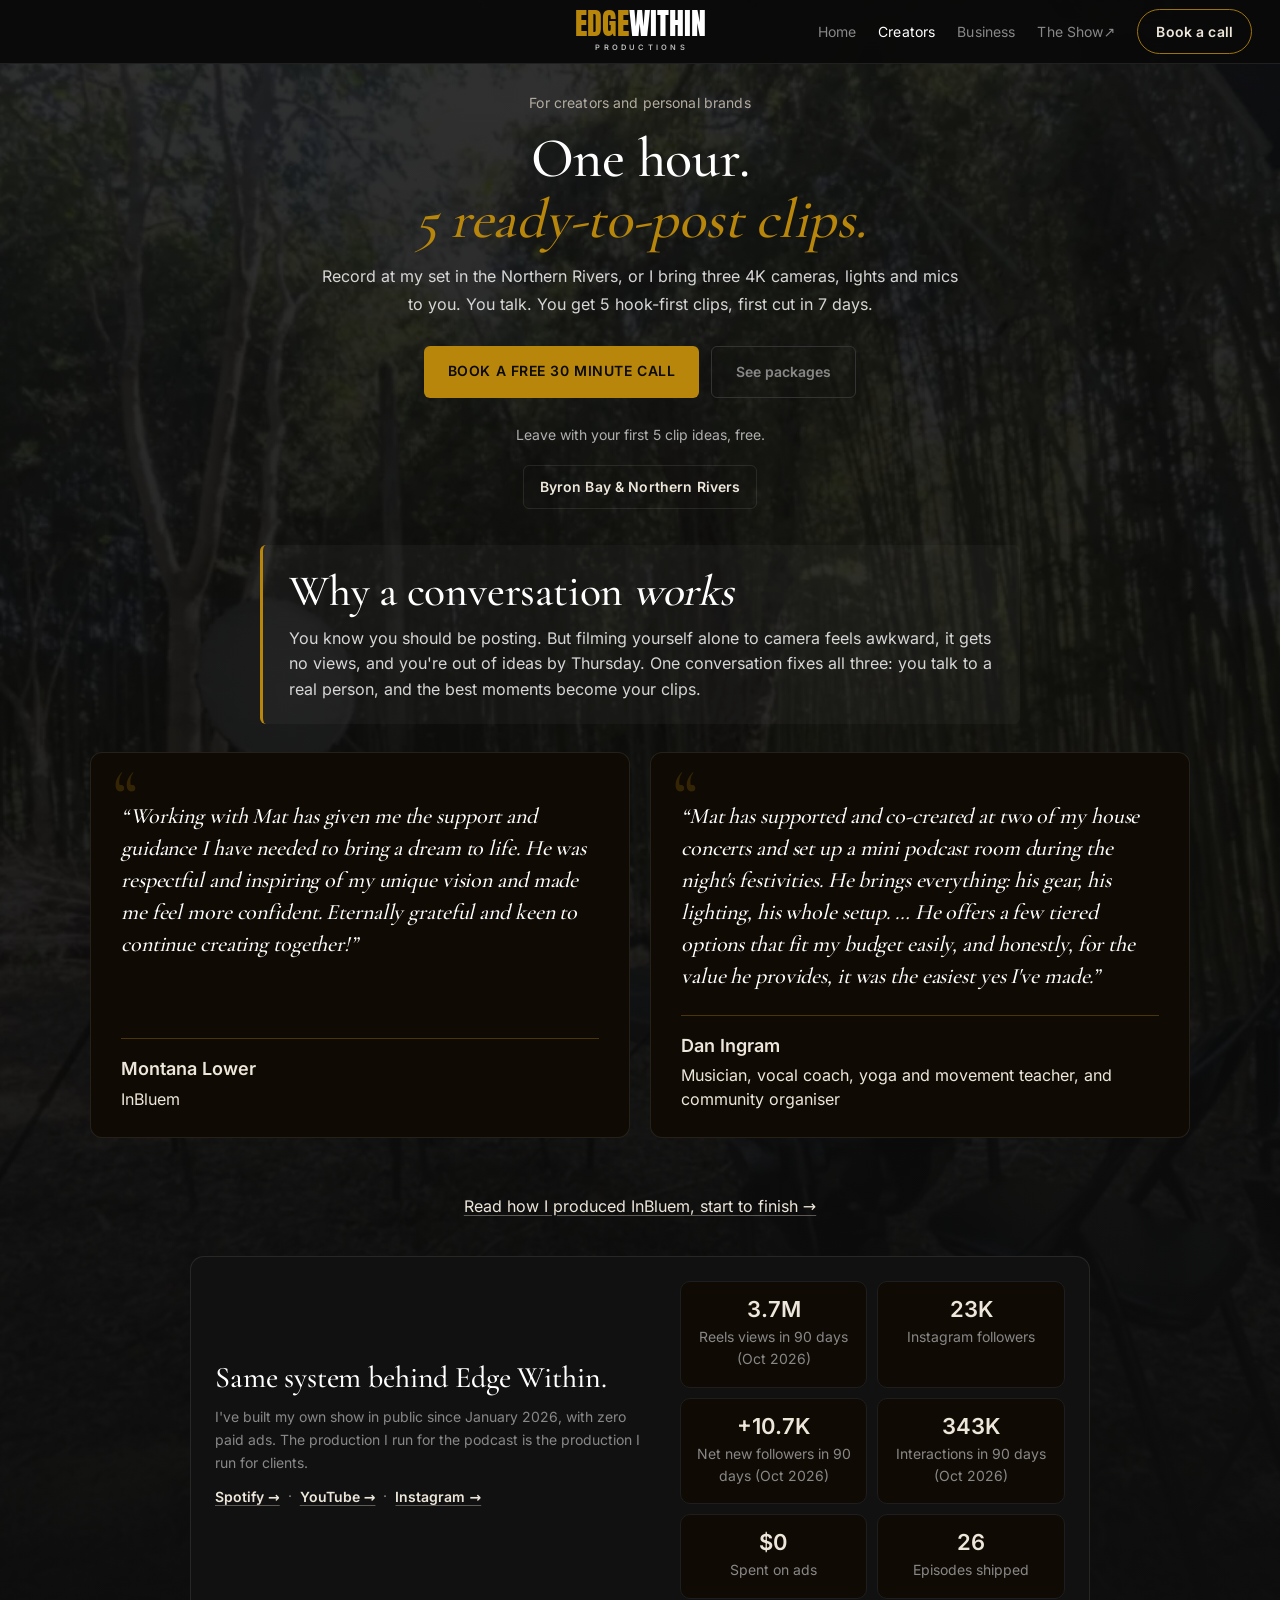
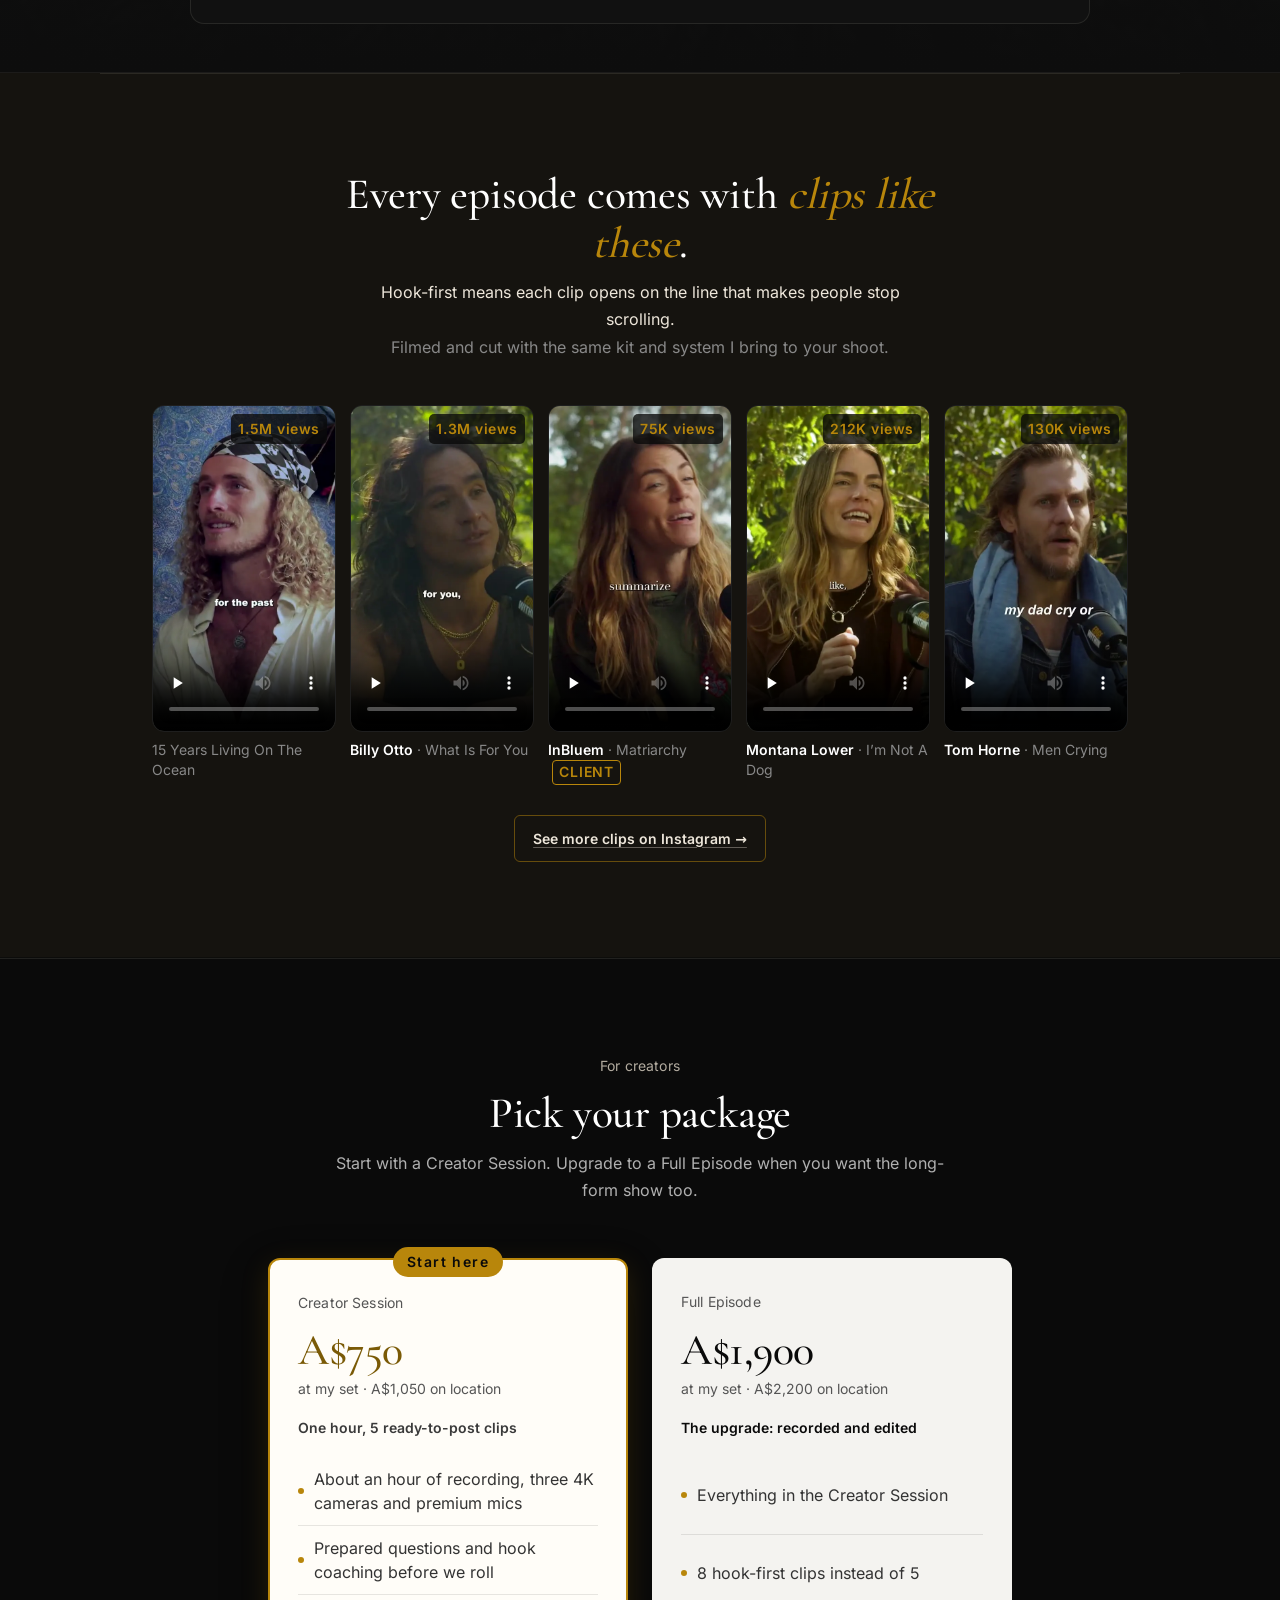
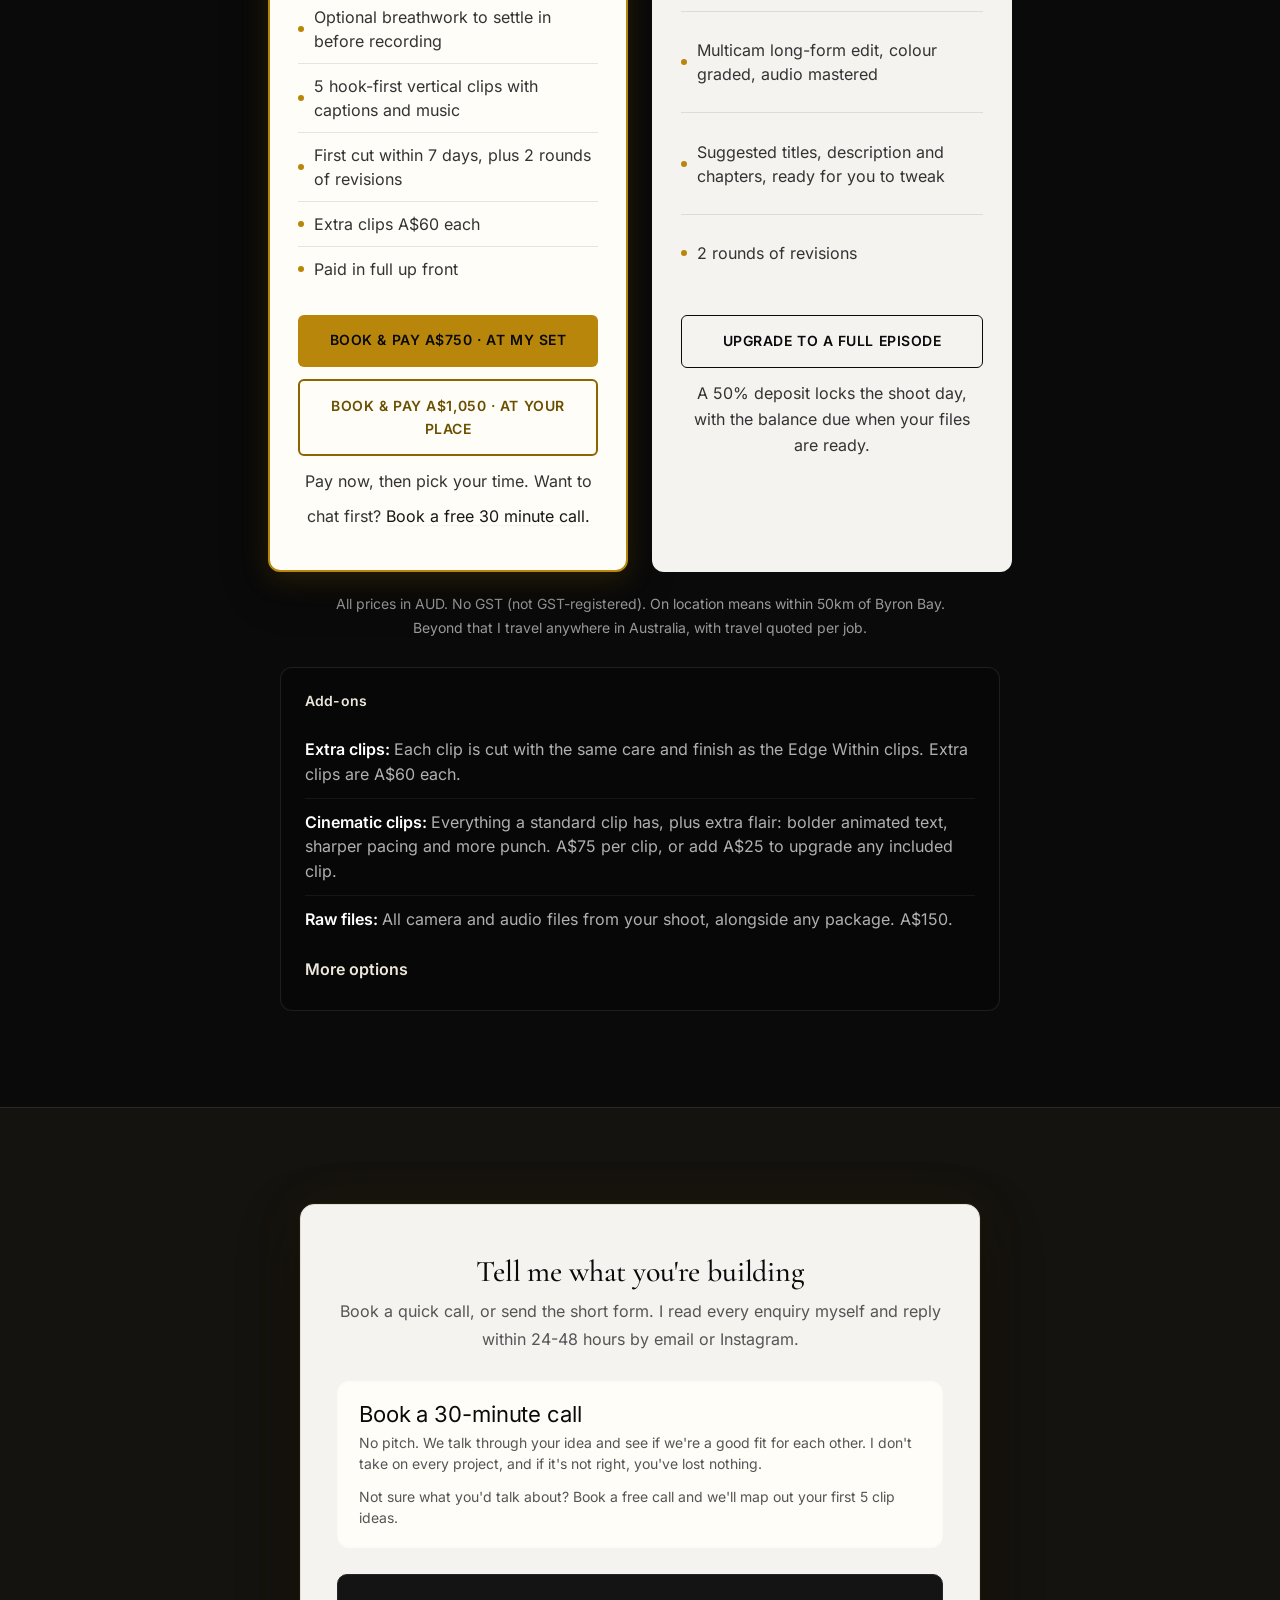
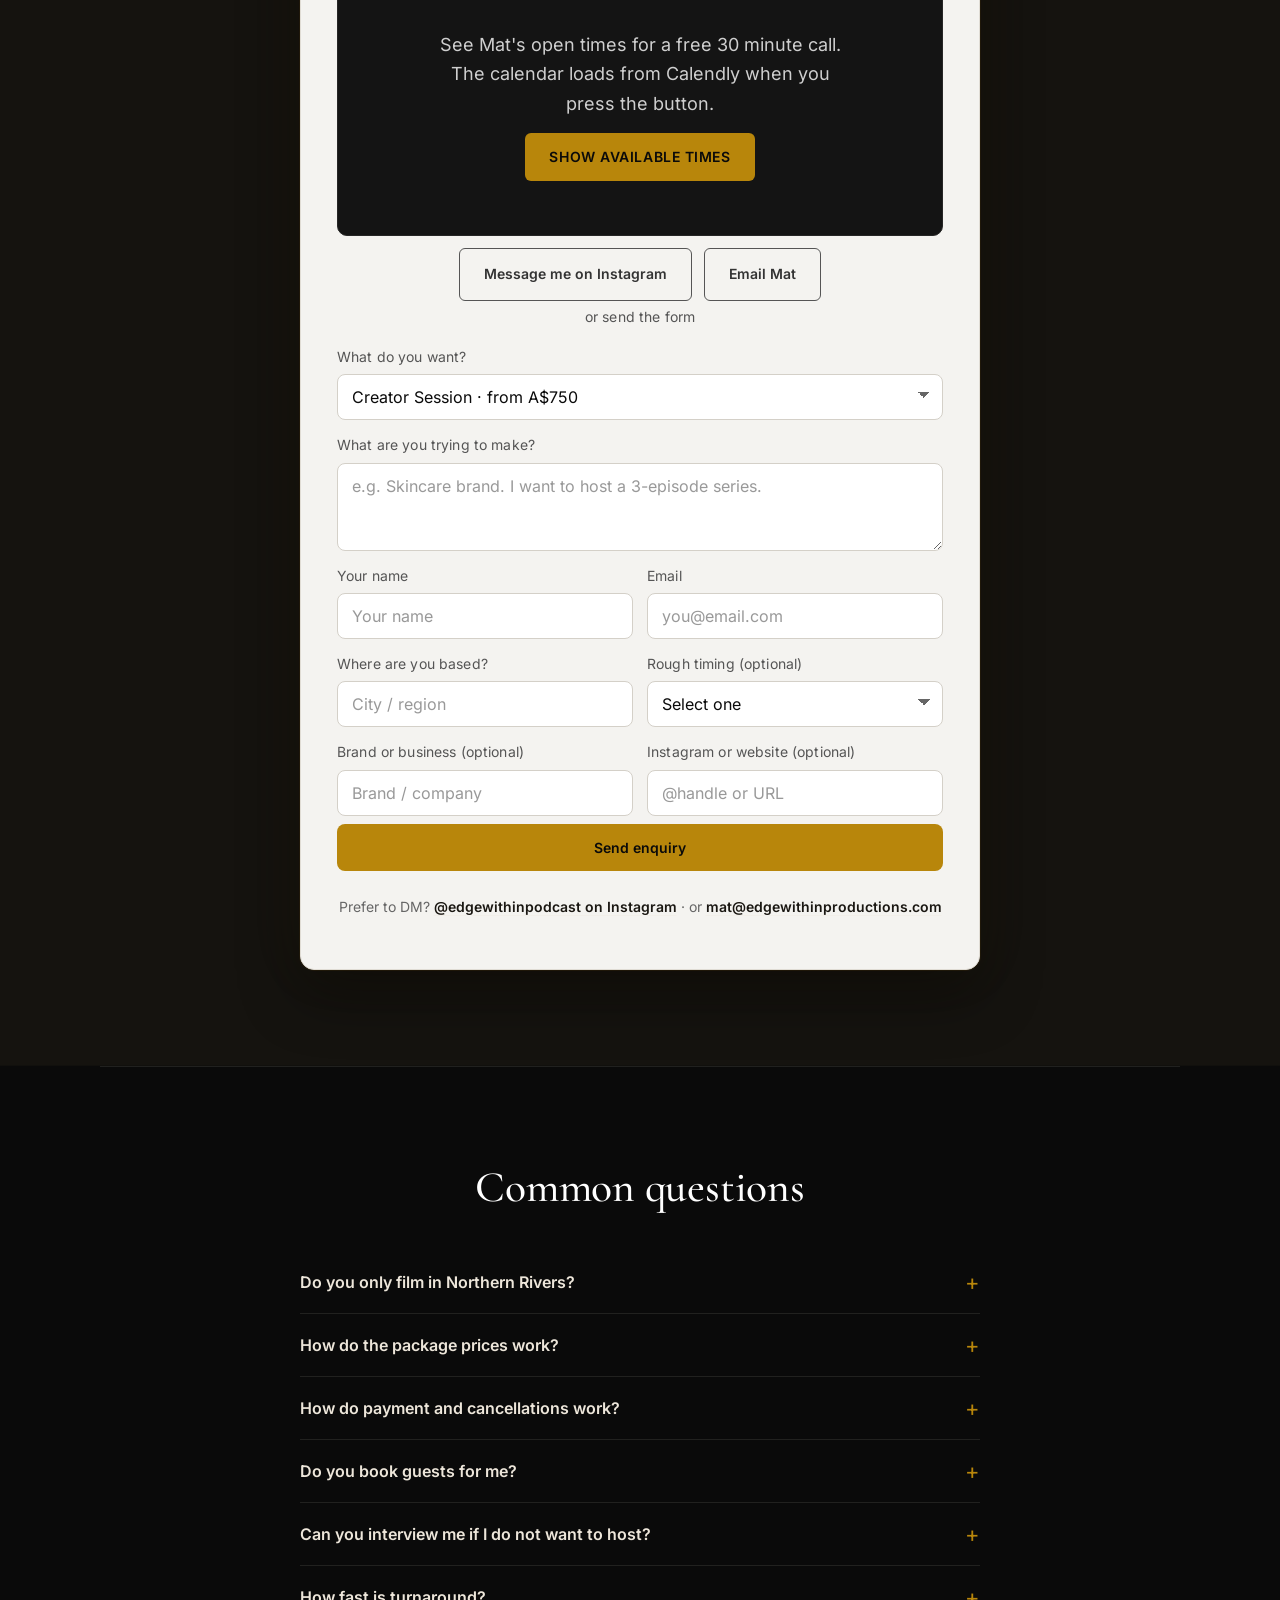
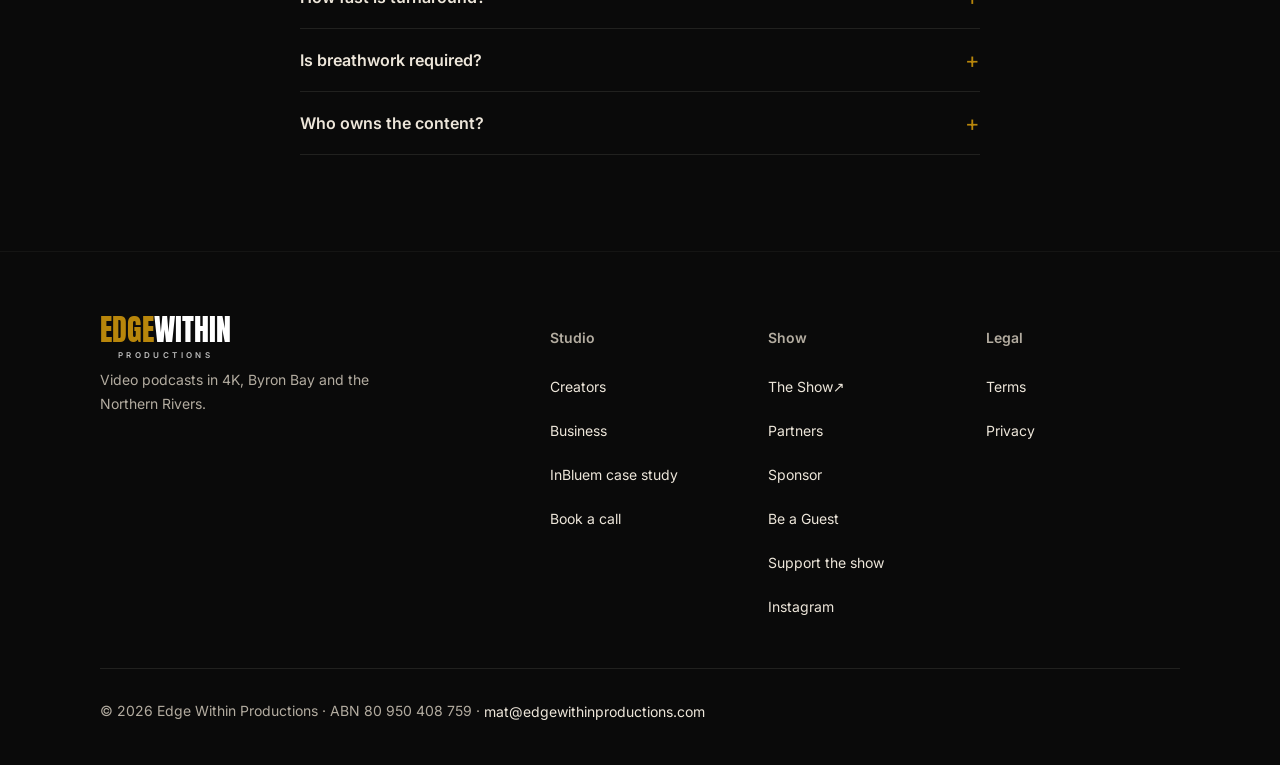
<file: creators/index.html>
<!DOCTYPE html>
<html lang="en">
<head>
<meta charset="UTF-8">
<meta name="viewport" content="width=device-width, initial-scale=1.0">
<title>Video Podcast Clips for Creators · Byron Bay &amp; Northern Rivers · Edge Within</title>
<meta name="description" content="Creator Session from A$750: a one-hour 4K shoot and 5 hook-first clips, first cut in 7 days. Full Episode A$1,900. Byron Bay and Northern Rivers.">
<meta property="og:type" content="website">
<meta property="og:site_name" content="Edge Within">
<meta property="og:title" content="Video Podcast Clips for Creators · Byron Bay &amp; Northern Rivers · Edge Within">
<meta property="og:description" content="Creator Session from A$750: a one-hour 4K shoot and 5 hook-first clips, first cut in 7 days. Full Episode A$1,900. Byron Bay and Northern Rivers.">
<meta property="og:image" content="https://edgewithinproductions.com/og-image.jpg?v=2">
<meta property="og:image:width" content="1200">
<meta property="og:image:height" content="630">
<meta property="og:image:alt" content="Edge Within with Mat Davenport">
<meta property="og:url" content="https://edgewithinproductions.com/creators/">
<meta name="twitter:card" content="summary_large_image">
<meta name="twitter:title" content="Video Podcast Clips for Creators · Byron Bay &amp; Northern Rivers · Edge Within">
<meta name="twitter:description" content="Creator Session from A$750: a one-hour 4K shoot and 5 hook-first clips, first cut in 7 days. Full Episode A$1,900. Byron Bay and Northern Rivers.">
<meta name="twitter:image" content="https://edgewithinproductions.com/og-image.jpg?v=2">
<link rel="canonical" href="https://edgewithinproductions.com/creators/">
<link rel="icon" href="/favicon.ico?v=4" sizes="any">
<link rel="icon" type="image/png" sizes="32x32" href="/favicon-32x32.png?v=4">
<link rel="icon" type="image/png" sizes="16x16" href="/favicon-16x16.png?v=4">
<link rel="apple-touch-icon" href="/apple-touch-icon.png?v=4">
<!-- Anton for the wordmark, self-hosted and subset to the letters in EDGE WITHIN PRODUCTIONS. -->
<link rel="preload" href="/assets/fonts/anton-wordmark.woff2" as="font" type="font/woff2" crossorigin>
<style>
  *, *::before, *::after { box-sizing: border-box; margin: 0; padding: 0; }
  :root {
    --bg: #0A0A0A;
    --card: #111111;
    --card2: #0F0A04;
    --border: #1E1E1E;
    --gold: #b8860b;
    --gold2: #9a7009;
    --white: #FFFFFF;
    --grey: #888888;
    --grey2: #8a8a8a;
    --gold-dark: #7a5a06;
    --grey3: #222222;
    --grey4: #333333;
  }
  html { scroll-behavior: smooth; scroll-padding-top: 72px; }
  body { background: var(--bg); color: var(--white); font-family: var(--sans); line-height: 1.6; overflow-x: hidden; }

  a:focus-visible,
  button:focus-visible,
  input:focus-visible,
  select:focus-visible,
  textarea:focus-visible {
    outline: 2px solid var(--gold);
    outline-offset: 3px;
  }

  .skip-link {
    position: absolute; left: 12px; top: -48px; z-index: 300;
    background: var(--gold); color: var(--bg);
    font-family: var(--sans); font-size: 14px; font-weight: 700;
    padding: 10px 14px; border-radius: 6px; text-decoration: none;
  }
  .skip-link:focus { top: 12px; }

  nav {
    position: fixed; top: 0; left: 0; right: 0; z-index: 100;
    background: rgba(10,10,10,0.94);
    backdrop-filter: blur(12px);
    -webkit-backdrop-filter: blur(12px);
    border-bottom: 1px solid var(--border); height: 60px;
    display: flex; align-items: center; padding: 0 28px; justify-content: space-between;
  }
  /* Wordmark: gold EDGE + white WITHIN in Anton, matching the cover art */
  .wordmark {
    display: inline-flex; flex-direction: column; align-items: flex-start;
    text-decoration: none; line-height: 1;
  }
  .wordmark:hover, .wordmark:focus { text-decoration: none !important; }
  .wm-word {
    font-family: 'Anton', Impact, sans-serif; font-weight: 400;
    font-size: 30px; line-height: 1; letter-spacing: 0; text-transform: uppercase;
    white-space: nowrap;
  }
  .wm-edge { color: #b8860b; }
  .wm-within { color: #FFFFFF; }
  .wm-sub {
    font-family: var(--sans); font-size: 8px; font-weight: 700; line-height: 1;
    letter-spacing: 0.42em; text-transform: uppercase; color: #bdbdbd;
    margin-top: 4px; white-space: nowrap;
  }
  .wordmark--lg .wm-word { font-size: 30px; }
  .wordmark--lg .wm-sub { font-size: 9.5px; margin-top: 5px; }
  /* On a light background: WITHIN (and the sub line) go dark so they stay readable */
  .wordmark--on-light .wm-within { color: #0A0A0A; }
  .wordmark--on-light .wm-sub { color: #555555; }
  nav .wordmark .wm-word { font-size: 30px; }
  nav .wordmark .wm-sub { font-size: 7.5px; letter-spacing: 0.43em; margin-top: 3px; }
  /* PRODUCTIONS centred under EDGEWITHIN; the negative margin cancels the trailing letter-spacing */
  nav .wordmark { align-items: center; }
  nav .wordmark .wm-sub { margin-right: -0.43em; }
  .nav-links { display: flex; gap: 22px; align-items: center; list-style: none; }
  .nav-links a {
    font-family: var(--sans); font-size: 14px; color: var(--grey);
    text-decoration: none; letter-spacing: 0.02em; transition: color 0.2s;
  }
  .nav-links a:hover { color: var(--white); }
  .nav-links a { padding: 8px 0; }
  .nav-links a.nav-cta { padding: 8px 16px; }
  .nav-cta {
    background: var(--gold) !important; color: var(--bg) !important;
    font-family: var(--sans) !important; font-size: 14px !important;
    font-weight: 700 !important; letter-spacing: 0.01em; padding: 8px 16px;
    border-radius: 5px; 
  }
  .nav-cta:hover { background: var(--gold2) !important; }
  .nav-links a[aria-current="page"] { color: var(--white); }
  .hamburger {
    display: none; flex-direction: column; gap: 6px; cursor: pointer;
    background: none; border: none; padding: 8px; z-index: 101;
  }
  .hamburger span { width: 24px; height: 2px; background: var(--white); display: block; transition: all 0.3s; }
  .hamburger.active span:nth-child(1) { transform: translateY(8px) rotate(45deg); }
  .hamburger.active span:nth-child(2) { opacity: 0; }
  .hamburger.active span:nth-child(3) { transform: translateY(-8px) rotate(-45deg); }

  .sr-only {
    position: absolute; width: 1px; height: 1px; padding: 0; margin: -1px;
    overflow: hidden; clip: rect(0,0,0,0); white-space: nowrap; border: 0;
  }

  .eyebrow {
    font-family: var(--sans); font-size: 14px;
    letter-spacing: 0.01em;  color: var(--gold);
  }

  .hero {
    padding: 108px 24px 48px;
    background:
      radial-gradient(ellipse 70% 60% at 10% 0%, rgba(184,134,11,0.14) 0%, transparent 55%),
      #0D0D0D;
    border-bottom: 1px solid var(--border);
    display: flex;
    flex-direction: column;
    align-items: center;
    text-align: center;
    gap: 28px;
  }
  .hero-copy,
  .proof-strip,
  .showreel-wrap,
  .included-grid > *,
  .proof-metrics > * {
    min-width: 0;
  }
  .hero-copy {
    max-width: 820px;
    width: 100%;
    display: flex;
    flex-direction: column;
    align-items: center;
    gap: 16px;
  }
  .hero-copy > * { min-width: 0; max-width: 100%; }
  .proof-strip > *,
  .outcome > * { min-width: 0; }
  .hero-copy h1 {
    font-size: clamp(30px, 5vw, 48px); line-height: 1.08; font-weight: 400;
  }
  .hero-copy h1 em { color: var(--gold); font-style: italic; font-weight: 400; }
  .hero-sub {
    font-family: var(--sans); font-size: 16px; color: var(--grey);
    line-height: 1.7; max-width: 640px; width: 100%;
    overflow-wrap: break-word;
  }
  .hero-btns {
    display: flex; gap: 12px; flex-wrap: wrap; justify-content: center;
    margin-top: 4px; width: 100%;
  }
  .btn-primary {
    display: inline-block; background: var(--gold); color: var(--bg);
    font-family: var(--sans); font-size: 14px; font-weight: 700;
    letter-spacing: 0.04em; text-transform: uppercase; padding: 14px 24px;
    border-radius: 6px; text-decoration: none; transition: background 0.2s, transform 0.15s;
    border: none; cursor: pointer;
  }
  .btn-primary:hover { background: var(--gold2); transform: translateY(-1px); }
  .btn-secondary {
    display: inline-block; border: 1px solid var(--grey4); color: var(--grey);
    font-family: var(--sans); font-size: 14px; font-weight: 700;
    padding: 14px 24px; border-radius: 6px; text-decoration: none;
    transition: border-color 0.2s, color 0.2s;
  }
  .btn-secondary:hover { border-color: var(--gold); color: var(--white); }
  .pill {
    display: inline-block; max-width: 100%; box-sizing: border-box;
    text-align: center; line-height: 1.55;
    background: rgba(184,134,11,0.12); border: 1px solid var(--gold);
    color: var(--gold); font-family: var(--sans); font-size: 14px;
    font-weight: 700; letter-spacing: 0.01em; padding: 10px 16px;
    border-radius: 6px; 
  }
  .pill-loc { white-space: nowrap; }
  .pill-loc::before { content: ' · '; }
  .hero-price-link {
    font-family: var(--sans);
    font-size: 14px;
    color: var(--grey);
    text-decoration: none;
    border-bottom: 1px solid rgba(184,134,11,0.45);
    padding-bottom: 1px;
    transition: color 0.2s, border-color 0.2s;
    margin-top: -4px;
  }
  .hero-price-link:hover {
    color: var(--gold);
    border-bottom-color: var(--gold);
  }

  .showreel-wrap {
    width: 100%;
    max-width: 900px;
    text-align: center;
  }
  .showreel {
    width: 100%;
    aspect-ratio: 16 / 9;
    border-radius: 14px;
    overflow: hidden;
    border: 1px solid var(--border);
    background: #000;
    box-shadow: 0 24px 60px rgba(0,0,0,0.4);
  }
  .showreel iframe,
  .showreel video {
    width: 100%;
    height: 100%;
    display: block;
    border: 0;
  }
  /* Click-to-load YouTube facade: thumbnail + play button, real iframe only on click */
  .yt-facade { position: relative; display: block; width: 100%; height: 100%; background: #000; cursor: pointer; }
  .yt-facade img { width: 100%; height: 100%; object-fit: cover; display: block; }
  .yt-play {
    position: absolute; top: 50%; left: 50%; transform: translate(-50%, -50%);
    line-height: 0; transition: transform 0.2s;
    filter: drop-shadow(0 6px 18px rgba(0,0,0,0.55));
  }
  .yt-facade:hover .yt-play, .yt-facade:focus-visible .yt-play { transform: translate(-50%, -50%) scale(1.08); }
  .yt-facade:focus-visible { outline-offset: -4px; }
  .showreel-caption {
    font-family: var(--sans);
    font-size: 14px;
    color: var(--grey);
    margin-top: 12px;
    line-height: 1.5;
    padding: 0 8px;
    overflow-wrap: break-word;
  }

  .proof-strip {
    width: 100%;
    max-width: 900px;
    display: grid;
    grid-template-columns: 1.15fr 1fr;
    gap: 22px;
    align-items: center;
    text-align: left;
    background: var(--card);
    border: 1px solid var(--border);
    border-radius: 14px;
    padding: 24px;
  }
  .proof-strip .eyebrow { margin-bottom: 8px; }
  .proof-strip h2 {
    font-size: 22px; font-weight: 400; line-height: 1.25; margin-bottom: 10px;
    overflow-wrap: anywhere;
  }
  .proof-strip p {
    font-family: var(--sans); font-size: 14px; color: var(--grey); line-height: 1.65;
    overflow-wrap: break-word;
  }
  .proof-strip a {
    color: var(--gold); text-decoration: none; font-weight: 600;
    display: inline-block; padding: 8px 0;
  }
  .proof-strip a:hover { text-decoration: underline; }
  .proof-metrics {
    display: grid; grid-template-columns: 1fr 1fr; gap: 10px;
  }
  .proof-metric {
    background: var(--card2);
    border: 1px solid var(--border);
    border-radius: 10px;
    padding: 16px 12px;
    text-align: center;
  }
  .proof-metric .v {
    font-family: var(--sans); font-size: 22px; font-weight: 700; color: var(--gold); line-height: 1;
  }
  .proof-metric .l {
    font-family: var(--sans); font-size: 14px; color: var(--grey); margin-top: 6px;
  }

  .section {
    padding: 72px clamp(24px, 5vw, 48px);
    max-width: 1080px; margin: 0 auto;
  }
  .section-full {
    padding: 72px clamp(24px, 5vw, 48px);
    background: #0D0D0D; border-top: 1px solid var(--border);
  }
  .section-inner { max-width: 1080px; margin: 0 auto; }
  .section-header { max-width: 640px; margin-bottom: 32px; }
  .section-header.center { text-align: center; margin-left: auto; margin-right: auto; }
  .section-header .eyebrow { margin-bottom: 12px; }
  .section-header h2 {
    font-size: clamp(24px, 3.2vw, 36px); font-weight: 400; line-height: 1.15; margin-bottom: 12px;
  }
  .section-header h2 em { color: var(--gold); font-style: italic; }
  .section-header p {
    font-family: var(--sans); font-size: 16px; color: var(--grey); line-height: 1.7;
  }

  .outcome {
    background: var(--card);
    border: 1px solid var(--border);
    border-radius: 12px;
    padding: 28px 24px;
    display: flex;
    flex-direction: column;
    transition: border-color 0.2s;
  }
  .outcome:hover { border-color: #2a2a2a; }
  .outcome h3 {
    font-family: var(--sans); font-size: 16px; font-weight: 700;
    color: var(--white); margin-bottom: 12px;
  }
  .outcome p {
    font-family: var(--sans); font-size: 14px; color: var(--grey); line-height: 1.65;
    flex: 1; overflow-wrap: break-word;
  }
  .outcome.highlight {
    border-color: var(--gold);
    background: var(--card2);
  }
  .outcome.highlight:hover { border-color: var(--gold); }
  .card-link {
    display: inline-block;
    margin-top: 18px;
    font-family: var(--sans);
    font-size: 14px;
    font-weight: 700;
    color: var(--gold);
    text-decoration: none;
  }
  .card-link:hover { text-decoration: underline; }

  .phase-num {
    width: 38px; height: 38px; border-radius: 50%; background: var(--card2);
    border: 2px solid var(--gold); color: var(--gold);
    font-family: var(--sans); font-size: 14px; font-weight: 700;
    display: flex; align-items: center; justify-content: center; margin: 0 auto 12px;
  }

  /* "What you get" timeline: 4 numbered steps joined by a gold line (vertical on mobile) */
  .timeline {
    list-style: none; display: grid; grid-template-columns: repeat(4, 1fr); gap: 14px;
    max-width: 1000px; margin: 0 auto 28px; position: relative;
  }
  .timeline::before {
    content: ''; position: absolute; top: 19px; left: 12.5%; right: 12.5%;
    height: 1px; background: rgba(184,134,11,0.45); z-index: 0;
  }
  .tl-step { position: relative; z-index: 1; display: flex; flex-direction: column; min-width: 0; }
  .tl-step .phase-num { margin: 0 auto 14px; flex-shrink: 0; }
  .tl-card {
    flex: 1; background: var(--card); border: 1px solid var(--border);
    border-radius: 12px; padding: 20px 18px; text-align: left;
  }
  .tl-step--launch .tl-card { border-color: var(--gold); background: var(--card2); }
  .tl-when {
    font-family: var(--sans); font-size: 14px; font-weight: 700;
    letter-spacing: 0.01em;  color: var(--gold); margin-bottom: 6px;
  }
  .tl-card h3 {
    font-family: var(--sans); font-size: 16px; font-weight: 700;
    color: var(--white); margin-bottom: 8px;
  }
  .tl-card p {
    font-family: var(--sans); font-size: 14px; color: var(--grey); line-height: 1.6;
    overflow-wrap: break-word;
  }
  .included-box p {
    font-family: var(--sans); font-size: 14px; color: var(--grey); line-height: 1.6;
    margin-bottom: 10px;
  }
  .included-box p:last-child { margin-bottom: 0; }
  .included-box--gold { border-color: var(--gold); background: var(--card2); }
  .included-box--gold h3 { color: var(--gold); }
  .hero-promise {
    font-family: var(--sans); font-size: 14px; color: #cfcfcf; line-height: 1.6;
    max-width: 640px; width: 100%;
  }
  .hero-promise strong { color: var(--gold); }

  .included-grid {
    display: grid;
    grid-template-columns: 1fr 1fr;
    gap: 14px;
  }
  .included-box {
    background: var(--card);
    border: 1px solid var(--border);
    border-radius: 12px;
    padding: 24px 22px;
  }
  .included-box-single {
    max-width: 640px;
    margin-left: auto;
    margin-right: auto;
  }
  .included-box h3,
  .included-box h4 {
    font-family: var(--sans); font-size: 14px; font-weight: 700;
    color: var(--white); margin-bottom: 14px;
  }
  .included-box ul { list-style: none; }
  .included-box li {
    font-family: var(--sans); font-size: 14px; color: var(--grey);
    padding-left: 18px; position: relative; line-height: 1.5; margin-bottom: 8px;
  }
  .included-box li:last-child { margin-bottom: 0; }
  .included-box li::before {
    content: '';
    position: absolute;
    left: 0; top: 7px;
    width: 6px; height: 6px; border-radius: 50%;
    background: var(--gold);
  }
  .included-note {
    margin-top: 14px;
    font-family: var(--sans); font-size: 14px; color: var(--grey); line-height: 1.55;
  }

  .after-split {
    display: grid;
    grid-template-columns: 1fr 1fr;
    gap: 16px;
  }

  #pricing.section-full {
    background:
      radial-gradient(ellipse 80% 70% at 15% 20%, rgba(184,134,11,0.18) 0%, transparent 55%),
      radial-gradient(ellipse 60% 50% at 90% 80%, rgba(184,134,11,0.1) 0%, transparent 50%),
      linear-gradient(180deg, #14100a 0%, #0F0A04 50%, #120e08 100%);
    border-top: 1px solid rgba(184,134,11,0.35);
    border-bottom: 1px solid rgba(184,134,11,0.25);
  }
  #pricing .section-header p { color: #b0b0b0; }
  .pricing-grid {
    display: grid; grid-template-columns: 1fr 1.15fr 1fr; gap: 16px;
    max-width: 1000px; margin: 0 auto 20px; align-items: stretch;
    padding-top: 14px;
  }
  .tier {
    background: #F4F3F0; border: 1px solid #e0dcd4;
    border-radius: 12px; padding: 26px 22px; display: flex; flex-direction: column;
    box-shadow: 0 12px 40px rgba(0,0,0,0.25);
  }
  .tier.featured {
    background: #fffdf8; border: 2px solid var(--gold); position: relative;
    box-shadow: 0 8px 28px rgba(184,134,11,0.18), 0 16px 48px rgba(0,0,0,0.28);
  }
  .tier-badge {
    position: absolute; top: -12px; left: 50%; transform: translateX(-50%);
    background: var(--gold); color: var(--bg); font-family: var(--sans);
    font-size: 14px; font-weight: 700; letter-spacing: 0.1em; 
    padding: 4px 14px; border-radius: 20px; white-space: nowrap;
  }
  .tier-name {
    font-family: var(--sans); font-size: 14px; letter-spacing: 0.01em;
     color: #666; margin-bottom: 8px;
  }
  .tier-price {
    font-size: 44px; font-weight: 700; color: #0A0A0A;
    font-family: var(--sans); line-height: 1; margin-bottom: 4px;
  }
  .tier.featured .tier-price { color: var(--gold-dark); }
  .tier-period {
    font-family: var(--sans); font-size: 14px; color: #666; margin-bottom: 6px;
  }
  .tier-total {
    font-family: var(--sans); font-size: 14px; font-weight: 700; color: #0A0A0A;
    margin-bottom: 16px;
  }
  .tier.featured .tier-total { color: #3a3a3a; }
  .tier-list {
    list-style: none; display: flex; flex-direction: column; gap: 9px;
    margin-bottom: 22px; flex: 1;
  }
  .tier-list li {
    font-family: var(--sans); font-size: 14px; color: #3a3a3a;
    padding-left: 16px; position: relative; line-height: 1.4;
  }
  .tier-list li::before {
    content: ''; position: absolute; left: 0; top: 7px;
    width: 6px; height: 6px; border-radius: 50%; background: var(--gold);
  }
  .tier .btn-primary { text-align: center; width: 100%; }
  .tier .btn-primary, .tier .btn-secondary { display: block; width: 100%; text-align: center; box-sizing: border-box; letter-spacing: 0.04em; text-transform: uppercase; }
  .tier .btn-secondary { color: #0A0A0A; border-color: #0A0A0A; }
  .tier .btn-secondary:hover { color: var(--gold-dark); border-color: var(--gold-dark); }
  @media (max-width: 900px) { .pricing-grid .tier.featured:not(:first-child) { margin-top: 12px; } }

  .value-note {
    text-align: center; font-family: var(--sans); font-size: 14px;
    color: #b0b0b0; max-width: 640px; margin: 0 auto 12px; line-height: 1.65;
    padding: 14px 16px;
    background: rgba(184,134,11,0.12);
    border: 1px solid rgba(184,134,11,0.35);
    border-radius: 8px;
  }
  .value-note strong { color: var(--gold); }
  .value-note a { color: var(--gold); font-weight: 700; text-decoration: none; }
  .value-note a:hover { text-decoration: underline; }

  .monthly-card {
    max-width: 640px; margin: 0 auto 12px;
    display: flex; align-items: center; justify-content: space-between; gap: 16px;
    padding: 14px 16px 14px 20px; border-radius: 8px;
    background: rgba(0,0,0,0.25); border: 1px solid rgba(184,134,11,0.35);
  }
  .monthly-card p { font-family: var(--sans); font-size: 14px; color: #b0b0b0; line-height: 1.5; }
  .monthly-card p strong { color: var(--white); }
  .monthly-card .btn-secondary {
    white-space: nowrap; color: var(--gold); border-color: rgba(184,134,11,0.6);
    padding: 10px 18px; font-size: 14px;
  }
  .monthly-card .btn-secondary:hover { color: var(--white); border-color: var(--gold); }

  .founding-callout {
    max-width: 1000px; margin: 8px auto 20px;
    display: grid; grid-template-columns: auto 1fr auto; gap: 24px; align-items: center;
    padding: 22px 26px; border-radius: 12px;
    background: linear-gradient(135deg, rgba(184,134,11,0.16) 0%, rgba(184,134,11,0.05) 100%);
    border: 1px solid rgba(184,134,11,0.55);
  }
  .founding-price {
    font-family: var(--sans); font-size: 30px; font-weight: 700; color: var(--gold);
    line-height: 1; white-space: nowrap;
  }
  .founding-price span {
    display: block; margin-top: 6px; font-size: 14px; font-weight: 400; color: #b0b0b0;
    font-family: var(--sans); letter-spacing: 0.01em; 
  }
  .founding-callout .eyebrow { margin-bottom: 6px; }
  .founding-callout p {
    font-family: var(--sans); font-size: 14px; color: #cfcfcf; line-height: 1.6; margin: 0;
  }
  .founding-callout p strong { color: var(--white); }
  .founding-callout .btn-secondary { white-space: nowrap; color: var(--gold); border-color: rgba(184,134,11,0.6); }
  .founding-callout .btn-secondary:hover { color: var(--white); border-color: var(--gold); }

  .addons {
    max-width: 720px;
    margin: 28px auto 0;
    background: rgba(0,0,0,0.25);
    border: 1px solid rgba(255,255,255,0.08);
    border-radius: 12px;
    padding: 22px 24px 18px;
  }
  .addons-label {
    font-family: var(--sans);
    font-size: 14px;
    font-weight: 700;
    letter-spacing: 0.01em;
    
    color: var(--gold);
    margin-bottom: 14px;
  }
  .addons-list {
    list-style: none;
    margin: 0;
    padding: 0;
    display: flex;
    flex-direction: column;
  }
  .addons-list li {
    font-family: var(--sans);
    font-size: 14px;
    color: #b0b0b0;
    line-height: 1.55;
    padding: 11px 0;
    border-bottom: 1px solid rgba(255,255,255,0.06);
  }
  .addons-list li:last-child { border-bottom: none; padding-bottom: 2px; }
  .addons-list li strong {
    color: var(--white);
    font-weight: 700;
    display: inline;
  }
  .addons-list li strong::after { content: ': '; font-weight: 700; color: var(--white); }

  .form-section {
    background:
      radial-gradient(ellipse 70% 60% at 50% 0%, rgba(184,134,11,0.16) 0%, transparent 55%),
      linear-gradient(180deg, #120e08 0%, #0D0D0D 55%, #0A0A0A 100%);
    border-top: 1px solid rgba(184,134,11,0.3);
    padding: 72px 24px;
  }
  .form-inner { max-width: 680px; margin: 0 auto; }
  .form-card {
    background: #F4F3F0;
    border: 1px solid #e0dcd4;
    border-radius: 14px;
    padding: clamp(28px, 4vw, 40px) clamp(22px, 4vw, 36px);
    box-shadow:
      0 0 0 1px rgba(184,134,11,0.08),
      0 24px 60px rgba(0,0,0,0.4),
      0 0 60px rgba(184,134,11,0.06);
    color: #1a1a1a;
  }
  .form-header { text-align: center; margin-bottom: 28px; }
  .form-header .eyebrow { color: var(--gold-dark); }
  .form-header h2 {
    font-size: clamp(22px, 3vw, 32px); font-weight: 400; margin: 10px 0;
    color: #0A0A0A;
  }
  .form-header p {
    font-family: var(--sans); font-size: 16px; color: #555; line-height: 1.7;
  }
  .form-grid { display: grid; grid-template-columns: 1fr 1fr; gap: 14px; }
  .field { display: flex; flex-direction: column; gap: 6px; }
  .field.full { grid-column: 1 / -1; }
  label {
    font-family: var(--sans); font-size: 14px;
    letter-spacing: 0.01em;  color: #555;
  }
  input, select, textarea {
    background: #fff; border: 1px solid #d4d0c8; border-radius: 8px;
    padding: 12px 14px; color: #0A0A0A; font-family: var(--sans);
    font-size: 16px; outline: none; width: 100%;
    appearance: none; -webkit-appearance: none;
  }
  input:focus, select:focus, textarea:focus {
    border-color: var(--gold);
    box-shadow: 0 0 0 3px rgba(184,134,11,0.15);
  }
  input::placeholder, textarea::placeholder { color: #999; }
  select {
    background-image: linear-gradient(45deg, transparent 50%, #666 50%), linear-gradient(135deg, #666 50%, transparent 50%);
    background-position: calc(100% - 18px) calc(50% - 2px), calc(100% - 12px) calc(50% - 2px);
    background-size: 6px 6px, 6px 6px; background-repeat: no-repeat; padding-right: 32px;
  }
  select option { background: #fff; color: #0A0A0A; }
  textarea { resize: vertical; min-height: 88px; font-size: 16px; }
  .submit-btn {
    width: 100%; background: var(--gold); color: var(--bg);
    font-family: var(--sans); font-size: 14px; font-weight: 700;
    padding: 15px; border: none; border-radius: 8px; cursor: pointer;
    margin-top: 8px; transition: background 0.2s, transform 0.15s;
  }
  .submit-btn:hover { background: var(--gold2); transform: translateY(-1px); }
  .submit-btn:disabled { opacity: 0.6; cursor: not-allowed; transform: none; }
  .form-dm {
    text-align: center; font-family: var(--sans); font-size: 14px;
    color: #666; margin-top: 14px;
  }
  .form-dm a { color: var(--gold-dark); text-decoration: underline; font-weight: 600; }
  .form-dm a:hover { text-decoration: underline; }
  .success-msg {
    display: none; background: #eef8ef; border: 1px solid #22C55E;
    border-radius: 10px; padding: 28px; text-align: center; margin-top: 8px;
  }
  .success-msg .check { font-size: 30px; margin-bottom: 10px; color: #16a34a; }
  .success-msg h3 { color: #15803d; font-size: 18px; margin-bottom: 8px; }
  .success-msg p { font-family: var(--sans); font-size: 14px; color: #444; }

  .faq-list { max-width: 680px; margin: 0 auto; }
  .faq-item { border-bottom: 1px solid var(--border); }
  .faq-q {
    width: 100%; background: none; border: none; color: var(--white);
    font-family: var(--sans); font-size: 16px; font-weight: 700;
    text-align: left; padding: 18px 0; cursor: pointer;
    display: flex; justify-content: space-between; align-items: center; gap: 16px;
  }
  .faq-q::after {
    content: '+'; color: var(--gold); font-size: 22px; font-weight: 400; flex-shrink: 0;
  }
  .faq-item.open .faq-q::after { content: '−'; }
  .faq-a {
    display: none; font-family: var(--sans); font-size: 14px;
    color: var(--grey); line-height: 1.7; padding: 0 0 18px;
  }
  .faq-item.open .faq-a { display: block; }
  .faq-a a { color: var(--gold); text-decoration: none; font-weight: 600; }
  .faq-a a:hover { text-decoration: underline; }

  footer {
    background: var(--bg); border-top: 1px solid var(--border);
    padding: 28px 32px; display: flex; justify-content: space-between;
    align-items: center; flex-wrap: wrap; gap: 12px;
  }
  footer p { font-family: var(--sans); font-size: 14px; color: var(--grey2); }
  .footer-brand { display: flex; flex-direction: column; align-items: flex-start; gap: 8px; }
  footer a { color: var(--gold); text-decoration: none; display: inline-block; padding: 6px 0; }
  footer a:hover { text-decoration: underline; }

  .mobile-cta {
    display: none; position: fixed; bottom: 0; left: 0; right: 0;
    background: var(--gold); color: var(--bg); text-align: center;
    padding: 15px; font-family: var(--sans); font-size: 14px;
    font-weight: 700; text-decoration: none; z-index: 200;
  }



  .compare-wrap {
    max-width: 900px;
    margin: 0 auto;
    border: 1px solid var(--border);
    border-radius: 14px;
    overflow: hidden;
    background: var(--card);
  }
  .compare-table { width: 100%; }
  .compare-row {
    display: grid;
    grid-template-columns: minmax(110px, 0.9fr) 1fr 1.15fr;
    gap: 0;
    border-bottom: 1px solid var(--border);
  }
  .compare-row:last-child { border-bottom: none; }
  .compare-row > div {
    padding: 16px 18px;
    font-family: var(--sans);
    font-size: 14px;
    line-height: 1.55;
    color: var(--grey);
  }
  .compare-row.compare-head > div {
    font-family: var(--sans);
    font-size: 14px;
    font-weight: 700;
    letter-spacing: 0.01em;
    
    color: var(--gold);
    background: var(--card2);
    padding: 14px 18px;
  }
  .compare-label {
    color: var(--white) !important;
    font-weight: 700 !important;
    font-size: 14px !important;
  }
  .compare-row .compare-ew {
    color: #d4d4d4;
    background: rgba(184,134,11,0.06);
    border-left: 1px solid rgba(184,134,11,0.25);
  }
  .compare-head .compare-ew {
    background: rgba(184,134,11,0.12) !important;
    color: var(--gold) !important;
    border-left: 1px solid rgba(184,134,11,0.25);
  }
  .compare-close {
    max-width: 680px;
    margin: 22px auto 0;
    text-align: center;
    font-family: var(--sans);
    font-size: 16px;
    color: var(--grey);
    line-height: 1.7;
  }

  .audience-grid {
    display: grid; grid-template-columns: repeat(3, 1fr); gap: 12px;
  }
  .audience-card {
    background: var(--card); border: 1px solid var(--border);
    border-radius: 10px; padding: 22px 20px; text-align: left;
  }
  .audience-card h3 {
    font-family: var(--sans); font-size: 14px; font-weight: 700;
    color: var(--white); margin-bottom: 8px;
  }
  .audience-card p {
    font-family: var(--sans); font-size: 14px; color: var(--grey); line-height: 1.55;
  }

  .client-grid {
    display: grid; grid-template-columns: 1fr 1fr; gap: 16px; align-items: stretch;
  }
  .client-grid--single { grid-template-columns: 1fr; max-width: 560px; margin: 0 auto; }
  .todo-placeholder[hidden] { display: none !important; }
  .client-card {
    background: var(--card2); border: 1px solid var(--gold);
    border-radius: 12px; padding: 26px 24px;
  }
  .client-card h3 {
    font-family: var(--sans); font-size: 16px; font-weight: 700;
    color: var(--white); margin-bottom: 4px;
  }
  .client-card .client-meta {
    font-family: var(--sans); font-size: 14px; letter-spacing: 0.1em;
     color: var(--gold); margin-bottom: 14px;
  }
  .client-card ul { list-style: none; }
  .client-card li {
    font-family: var(--sans); font-size: 14px; color: var(--grey);
    padding-left: 18px; position: relative; line-height: 1.5; margin-bottom: 7px;
  }
  .client-card li::before {
    content: ''; position: absolute; left: 0; top: 7px;
    width: 6px; height: 6px; border-radius: 50%; background: var(--gold);
  }
  .todo-placeholder {
    border: 2px dashed #d97706 !important; background: rgba(217,119,6,0.08) !important;
    border-radius: 12px; padding: 24px; color: #fbbf24;
    font-family: var(--sans); font-size: 14px; line-height: 1.6;
  }
  .todo-placeholder .todo-tag {
    display: inline-block; background: #d97706; color: #0A0A0A;
    font-family: var(--sans); font-size: 14px; font-weight: 700;
    letter-spacing: 0.01em; padding: 3px 8px; border-radius: 4px; margin-bottom: 10px;
  }
  blockquote.testimonial {
    font-size: 18px; line-height: 1.5; color: var(--white); font-style: italic;
  }
  .testimonial-card { margin: 0; }
  .testimonial-card--hero {
    max-width: 720px; margin: 22px auto 0; text-align: left;
    background: var(--card2); border: 1px solid var(--gold);
    border-radius: 12px; padding: 22px 24px;
  }
  .testimonial-card--hero blockquote.testimonial { font-size: 18px; }
  .testimonial-cite {
    display: block; margin-top: 12px; font-family: var(--sans); font-style: normal;
    font-size: 14px; color: var(--gold);
  }

  .book-card {
    display: flex; align-items: center; justify-content: space-between; gap: 18px;
    background: #fffdf8; border: 2px solid var(--gold); border-radius: 12px;
    padding: 18px 20px; margin-bottom: 26px;
  }
  .book-card h3 { font-family: var(--sans); font-size: 16px; color: #0A0A0A; margin-bottom: 4px; }
  .book-card p { font-family: var(--sans); font-size: 14px; color: #555; line-height: 1.5; }
  .book-card .btn-primary { white-space: nowrap; }
  .form-divider {
    text-align: center; font-family: var(--sans); font-size: 14px;
    letter-spacing: 0.01em;  color: #555; margin: 0 0 18px;
  }
  .form-error {
    display: none; margin-top: 12px; padding: 12px 14px; border-radius: 8px;
    background: #fdecec; border: 1px solid #dc2626; color: #7f1d1d;
    font-family: var(--sans); font-size: 14px; text-align: center;
  }
  .form-error a { color: #7f1d1d; font-weight: 700; }
  .hp-field { position: absolute; left: -10000px; width: 1px; height: 1px; overflow: hidden; }
  .price-note {
    text-align: center; font-family: var(--sans); font-size: 14px; color: #9a9a9a;
    margin: 0 auto 14px; max-width: 640px;
  }
  .showreel-caption a { color: var(--gold); }

  @media (max-width: 900px) {
    .audience-grid { grid-template-columns: 1fr; }
    .client-grid { grid-template-columns: 1fr; }
  }
  @media (max-width: 560px) {
    .book-card { flex-direction: column; text-align: center; }
    .book-card .btn-primary { width: 100%; }
  }

  @media (max-width: 900px) {
    .included-grid { grid-template-columns: 1fr; }
    .pricing-grid { grid-template-columns: 1fr; max-width: 420px; }
    .form-grid { grid-template-columns: 1fr; }
    .field.full { grid-column: 1; }
    .proof-strip { grid-template-columns: 1fr; text-align: center; }
    .founding-callout { grid-template-columns: 1fr; text-align: center; gap: 14px; max-width: 420px; padding: 22px 20px; }
    .founding-callout .btn-secondary { justify-self: center; white-space: normal; }
    .timeline { grid-template-columns: 1fr; gap: 14px; max-width: 560px; }
    .timeline::before { display: none; }
    .tl-step { flex-direction: row; align-items: flex-start; gap: 14px; }
    .tl-step:not(:last-child)::after {
      content: ''; position: absolute; left: 19px; top: 38px; bottom: -14px;
      width: 1px; background: rgba(184,134,11,0.45);
    }
    .tl-step .phase-num { margin: 0; }
    .monthly-card { flex-direction: column; text-align: center; max-width: 420px; padding: 16px; gap: 12px; }
    .monthly-card .btn-secondary { white-space: normal; }
  }
  @media (max-width: 860px) {
    .compare-row {
      grid-template-columns: 1fr;
      padding: 14px 16px 16px;
      gap: 10px;
    }
    .compare-row > div { padding: 0; }
    .compare-row.compare-head { display: none; }
    .compare-label {
      font-family: var(--sans) !important;
      font-size: 14px !important;
      letter-spacing: 0.01em;
      
      color: var(--gold) !important;
      font-weight: 700 !important;
      margin-bottom: 2px;
    }
    .compare-studio::before,
    .compare-ew::before {
      display: block;
      font-family: var(--sans);
      font-size: 14px;
      font-weight: 700;
      letter-spacing: 0.01em;
      
      color: var(--grey2);
      margin-bottom: 4px;
    }
    .compare-studio::before { content: 'A studio'; }
    .compare-ew::before { content: 'Edge Within'; color: var(--gold); }
    .compare-ew {
      background: rgba(184,134,11,0.08);
      border: 1px solid rgba(184,134,11,0.28);
      border-radius: 8px;
      padding: 12px 14px !important;
      border-left: 1px solid rgba(184,134,11,0.28) !important;
    }
    .compare-studio {
      padding: 4px 0 2px !important;
    }

    .hero { padding: 92px 20px 88px; gap: 22px; }
    nav { padding: 0 16px; }
    .hamburger { display: flex; }
    nav .nav-links {
      display: none; position: absolute; top: 60px; left: 0; right: 0;
      flex-direction: column; align-items: stretch; gap: 6px;
      background: rgba(10,10,10,0.98); border-bottom: 1px solid var(--border);
      padding: 16px 24px 20px; z-index: 99;
    }
    nav .nav-links.active { display: flex; }
    nav .nav-links a { display: block; padding: 10px 0; }
    nav .nav-links a.nav-cta { text-align: center; padding: 10px 16px; }
    .mobile-cta { display: block; }
    footer { flex-direction: column; text-align: center; padding-bottom: 80px; }
    .footer-brand { align-items: center; }
    .form-section { padding-bottom: 96px; }
    .hero-btns .btn-primary,
    .hero-btns .btn-secondary { width: 100%; max-width: 320px; text-align: center; }
    .pill { display: block; width: 100%; font-size: 14px; letter-spacing: 0.04em; padding: 10px 12px; }
    .pill-loc { display: block; margin-top: 2px; }
    .pill-loc::before { content: none; }
    .proof-strip { padding: 20px 16px; width: 100%; }
    .proof-strip h2 { font-size: 18px; }
    .proof-metric .l { font-size: 14px; }
    .outcome p { overflow-wrap: break-word; }
    .section, .section-full { padding-left: 20px; padding-right: 20px; }
  }
  @media (max-width: 480px) {
    .proof-metrics { grid-template-columns: 1fr 1fr; }
  }
  @media (prefers-reduced-motion: reduce) {
    html { scroll-behavior: auto; }
    .btn-primary:hover, .submit-btn:hover { transform: none; }
  }

  /* Site refresh (Oct 2026): hero photo, logo, proof line, How we shoot, About */
  .hero {
    background:
      linear-gradient(180deg, rgba(10,10,10,0.84) 0%, rgba(10,10,10,0.9) 55%, #0D0D0D 100%),
      url("/assets/img/hero-bamboo-set.jpg") center top / cover no-repeat,
      #0D0D0D;
    background:
      linear-gradient(180deg, rgba(10,10,10,0.84) 0%, rgba(10,10,10,0.9) 55%, #0D0D0D 100%),
      image-set(url("/assets/img/hero-bamboo-set.webp") type("image/webp"), url("/assets/img/hero-bamboo-set.jpg") type("image/jpeg")) center top / cover no-repeat,
      #0D0D0D;
    padding-top: 92px;
  }
  .hero-copy { gap: 14px; }
  .hero-sub { color: #d6d6d6; }
  .hero-proof {
    font-family: var(--sans); font-size: 14px; letter-spacing: 0.01em;
    color: #e8e8e8; 
  }
  .shoot-photos { max-width: 1000px; margin: 0 auto 36px; }
  .shoot-photos-title {
    font-family: var(--sans); font-size: 14px; font-weight: 700; color: var(--gold);
    text-align: center; margin-bottom: 14px; letter-spacing: 0.08em; text-transform: uppercase;
  }
  .shoot-grid { display: grid; grid-template-columns: 1fr 1fr 1fr; gap: 14px; }
  .shoot-grid figure { margin: 0; border-radius: 12px; overflow: hidden; border: 1px solid var(--border); aspect-ratio: 4 / 5; }
  .shoot-grid img { width: 100%; height: 100%; object-fit: cover; display: block; }
  .hiw-grid { display: grid; grid-template-columns: 2.2fr 1fr; gap: 18px; max-width: 1000px; margin: 0 auto 28px; align-items: start; }
  .hiw-grid .timeline { grid-template-columns: 1fr 1fr; margin-bottom: 0; }
  .hiw-grid .timeline::before { display: none; }
  .about-grid { display: grid; grid-template-columns: 1.1fr 1fr; gap: 32px; max-width: 1000px; margin: 0 auto; align-items: center; }
  .about-photo { width: 100%; height: auto; border-radius: 12px; border: 1px solid var(--border); display: block; }
  .about-grid h2 { margin: 6px 0 14px; }
  .about-grid p { font-family: var(--sans); font-size: 16px; color: var(--grey); line-height: 1.7; margin-bottom: 12px; }
  .client-result { font-family: var(--sans); font-size: 14px; color: var(--gold); margin-top: 14px; }
  .pilot-start { color: var(--gold) !important; font-weight: 700; margin-top: 8px; }
  .tier-start {
    font-family: var(--sans); font-size: 14px; font-weight: 700; letter-spacing: 0.01em;
     color: var(--gold-dark); margin-bottom: 4px;
  }
  @media (max-width: 900px) {
    .hiw-grid, .about-grid { grid-template-columns: 1fr; }
    .hiw-grid .timeline { grid-template-columns: 1fr; }
  }
  @media (max-width: 560px) {
    .shoot-grid { grid-template-columns: 1fr 1fr; }
    .shoot-grid figure:last-child { grid-column: 1 / -1; aspect-ratio: 4 / 3; }
    .hero { padding-top: 80px; }
    .hero-proof { font-size: 14px; }
  }
  /* Hero order from the Hudson call (12 Oct 2026): headline, two-line sub, video, then the call to action */
  .hero-cta { width: 100%; max-width: 820px; display: flex; flex-direction: column; align-items: center; gap: 14px; }
  .hero-cta .hero-btns { margin-top: 0; }
  .hero-call-note {
    font-family: var(--sans); font-size: 14px; color: #d6d6d6; line-height: 1.55; max-width: 460px;
  }
  .hero .testimonial-card--hero { margin-top: 0; width: 100%; }
  .nowrap { white-space: nowrap; }
  @media (min-width: 861px) { .hero .showreel-wrap { max-width: 720px; } }
  @media (max-width: 860px) {
    /* Logo centred in the top bar, menu button stays on the right */
    nav { justify-content: center; position: fixed; }
    nav .hamburger { position: absolute; right: 10px; top: 50%; transform: translateY(-50%); }
    .hero { padding-top: 76px; gap: 16px; }
    .hero-copy { gap: 10px; }
    .hero-copy h1 { font-size: 30px; }
    .hero-sub { font-size: 14px; line-height: 1.5; max-width: 360px; }
    .showreel-caption { margin-top: 8px; font-size: 14px; }
    .hero-cta { gap: 12px; }
    .hero-cta .hero-btns { flex-wrap: nowrap; gap: 10px; max-width: 360px; }
    .hero-cta .hero-btns .btn-primary,
    .hero-cta .hero-btns .btn-secondary { flex: 1 1 0; width: auto; padding: 14px 10px; }
    .hero-call-note { font-size: 14px; }
  }
  /* Clips row: swipeable vertical reels, videos only load when played */
  .reels-section { padding-top: 56px; padding-bottom: 40px; }
  .reels-row {
    display: flex; gap: 14px; overflow-x: auto; scroll-snap-type: x mandatory;
    padding: 4px 4px 12px; margin: 0 auto; max-width: 1000px;
    -webkit-overflow-scrolling: touch;
  }
  .reel { margin: 0; flex: 0 0 200px; scroll-snap-align: start; }
  .reel-frame {
    position: relative; aspect-ratio: 9 / 16; border-radius: 12px; overflow: hidden;
    border: 1px solid var(--border); background: #000;
  }
  .reel-frame video { width: 100%; height: 100%; object-fit: cover; display: block; }
  .reel-views {
    position: absolute; right: 8px; top: 8px; pointer-events: none;
    background: rgba(10,10,10,0.78); color: var(--gold); border-radius: 5px; padding: 4px 7px;
    font-family: var(--sans); font-size: 14px; font-weight: 700; letter-spacing: 0.04em;
  }
  .reel figcaption {
    font-family: var(--sans); font-size: 14px; color: var(--grey); line-height: 1.45; margin-top: 8px;
  }
  .reel figcaption strong { color: var(--white); font-weight: 700; }
  .reel-tag { display: inline-block; margin-left: 4px; padding: 1px 6px; border: 1px solid var(--gold); border-radius: 4px; color: var(--gold); font-size: 14px; font-weight: 700; letter-spacing: 0.06em; text-transform: uppercase; vertical-align: 1px; }
  .reels-more { text-align: center; margin-top: 18px; }
  .reels-more a {
    display: inline-block; font-family: var(--sans); font-size: 14px; font-weight: 700; color: var(--gold);
    text-decoration: none; border: 1px solid rgba(184,134,11,0.5); border-radius: 6px; padding: 11px 18px;
  }
  .reels-more a:hover { border-color: var(--gold); color: var(--white); }
  .reels-hint { display: none; text-align: center; font-family: var(--sans); font-size: 14px; color: var(--grey2); margin-top: 4px; }
  /* Never show a scrollbar on the clips row */
  .reels-row { scrollbar-width: none; -ms-overflow-style: none; }
  .reels-row::-webkit-scrollbar { display: none; }
  /* Desktop and tablet: all clips share the row evenly, no sideways scroll */
  @media (min-width: 861px) {
    .reels-row { overflow: visible; justify-content: center; }
    .reel { flex: 1 1 0; min-width: 0; max-width: 200px; }
  }
  @media (max-width: 860px) {
    .reels-section { padding-left: 0 !important; padding-right: 0 !important; }
    .reels-section .section-header { padding: 0 20px; }
    .reels-row { padding-left: 20px; padding-right: 20px; scroll-padding-left: 20px; }
    .reel { flex-basis: 62vw; max-width: 240px; }
    .reels-hint { display: block; }
  }
  /* Top bar logo centred at every width (Oct 2026) */
  @media (min-width: 1101px) {
    nav .wordmark { position: absolute; left: 50%; top: 50%; transform: translate(-50%, -50%); }
    nav .nav-links { margin-left: auto; }
  }
  @media (min-width: 861px) and (max-width: 1100px) {
    /* Not enough room for a centred logo plus the links, so use the menu button like on phones */
    nav { justify-content: center; }
    nav .hamburger { display: flex; position: absolute; right: 16px; top: 50%; transform: translateY(-50%); }
    nav .nav-links {
      display: none; position: absolute; top: 60px; left: 0; right: 0;
      flex-direction: column; align-items: stretch; gap: 6px;
      background: rgba(10,10,10,0.98); border-bottom: 1px solid var(--border);
      padding: 16px 24px 20px; z-index: 99;
    }
    nav .nav-links.active { display: flex; }
    nav .nav-links a { display: block; padding: 10px 0; }
    nav .nav-links a.nav-cta { text-align: center; padding: 10px 16px; }
  }

  /* Site improvements (Oct 2026) */
  .hero-sub--kit { font-size: 14px; color: #a8a8a8; }
  .why-block { width: 100%; max-width: 760px; margin: 8px auto 0; padding: 22px 26px; border-left: 3px solid var(--gold); background: rgba(255,255,255,0.03); border-radius: 6px; text-align: left; }
  .why-block h2 { font-size: 22px; margin: 0 0 10px; }
  .why-block p { margin: 0; color: #d6d6d6; line-height: 1.6; }
  .free-call-offer { margin: 12px 0 0; color: #d6d6d6; }
  .testimonial-pair { display: grid; grid-template-columns: 1fr 1fr; gap: 20px; width: 100%; max-width: 1100px; margin: 0 auto; }
  @media (max-width: 860px) { .testimonial-pair { grid-template-columns: 1fr; } }
  .cal-embed { margin: 18px 0 8px; border-radius: 10px; overflow: hidden; background: #141414; border: 1px solid #262626; }
  .cal-embed iframe { display: block; width: 100%; height: 700px; border: 0; }
  @media (max-width: 600px) { .cal-embed iframe { height: 820px; } }
  .dm-row { display: flex; gap: 12px; flex-wrap: wrap; justify-content: center; margin: 12px 0 4px; }
  .lp-hero-offer { margin-top: 6px; }

  /* Polish batch (Oct 2026): fonts, readability, tap targets, menu, phone booking */
  @font-face { font-family: 'Anton'; font-style: normal; font-weight: 400; font-display: swap; src: url('/assets/fonts/anton-wordmark.woff2') format('woff2'); unicode-range: U+43-45, U+47-49, U+4e-50, U+52-55, U+57; }
  /* Same header everywhere: logo left, links right, hamburger under 1100px */
  nav { background: rgba(10,10,10,0.96); }
  nav:has(.nav-links.active) { background: #0A0A0A; }
  nav .nav-links a { min-height: 44px; display: inline-flex; align-items: center; font-size: 14px; }
  .hamburger { min-width: 44px; min-height: 44px; align-items: center; justify-content: center; }
  @media (max-width: 1100px) {
    nav .nav-links { background: #0A0A0A !important; padding-bottom: 14px; }
    nav .nav-links a { display: flex; padding: 0 4px; font-size: 16px; }
    nav .nav-links a.nav-cta { justify-content: center; }
  }
  footer a { padding: 12px 2px; min-height: 44px; }
  footer .footer-abn { width: 100%; }
  .faq-q, .s-faq summary { min-height: 44px; }
  /* Readable text on cream cards */
  .tier .tier-period, .tier .tier-start, .tier .tier-name { color: #555; }
  .tier .tier-list li { color: #333; }
  .tier .btn-secondary { color: #0A0A0A; border-color: #0A0A0A; }
  /* Hook-first explainer */
  .hook-note { font-family: var(--sans); font-size: 18px; line-height: 1.55; color: #cfcfcf; text-align: center; max-width: 560px; margin: 8px auto 0; }
  /* Booking: big button on phones, embed on desktop */
  .cal-mobile { display: none; text-align: center; margin: 8px 0 6px; }
  .cal-mobile .btn-primary { display: block; width: 100%; font-size: 18px; padding: 20px 24px; text-align: center; }
  .cal-mobile p { font-family: var(--sans); font-size: 16px; color: #cfcfcf; margin-top: 10px; }
  @media (max-width: 767px) {
    .cal-embed, .s-cal-fallback { display: none !important; }
    .cal-mobile { display: block; }
  }
  /* Lighter hero photo */
  .hero { background: linear-gradient(180deg, rgba(10,10,10,0.84) 0%, rgba(10,10,10,0.9) 55%, #0D0D0D 100%), url("/assets/img/hero-bamboo-set-1400.webp") center top / cover no-repeat, #0D0D0D; }
  @media (max-width: 800px) { .hero { background: linear-gradient(180deg, rgba(10,10,10,0.84) 0%, rgba(10,10,10,0.9) 55%, #0D0D0D 100%), url("/assets/img/hero-bamboo-set-800.webp") center top / cover no-repeat, #0D0D0D; } }
  .legal { max-width: 760px; margin: 0 auto; padding: 120px 22px 60px; }
  .legal h1 { font-size: 44px; margin-bottom: 6px; }
  .legal h2 { font-size: 22px; margin: 28px 0 8px; }
  .legal p, .legal li { font-family: var(--sans); font-size: 18px; line-height: 1.7; color: #d6d6d6; }
  .legal ul { padding-left: 20px; }
  .legal a { color: var(--gold); }
  .legal .flag { color: #f0c36d; }
  .form-card .btn-secondary { color: #333; border-color: #555; }
  .form-card .cal-mobile p { color: #555; }
  .wordmark { min-height: 44px; justify-content: center; }
  .proof-strip a, .form-dm a { display: inline-flex; align-items: center; min-height: 44px; }
  .pay-note { font-family: var(--sans); font-size: 16px; text-align: center; margin-top: 12px; color: #d6d6d6; }
  .tier .pay-note { color: #333; }
  .pay-btns { display: flex; flex-direction: column; gap: 10px; }
  .pay-btns a { text-align: center; }
  .pay-chat { font-family: var(--sans); font-size: 16px; line-height: 1.5; margin-top: 12px; text-align: center; color: inherit; opacity: 0.85; }
  .pay-chat a { color: var(--gold); display: inline-flex; align-items: center; min-height: 44px; }
  .tier .pay-chat { color: #333; opacity: 1; }
  .tier .pay-chat a { color: #7a5a00; }
  .hero-alt { font-family: var(--sans); font-size: 16px; color: #d6d6d6; margin-top: 12px; text-align: center; }
  .hero-alt a { color: var(--gold); display: inline-flex; align-items: center; min-height: 44px; }
  /* Round 2 */
  .cal-placeholder { display: flex; flex-direction: column; align-items: center; justify-content: center; gap: 14px; min-height: 260px; padding: 30px 20px; text-align: center; }
  .cal-load { min-height: 48px; }
  .cal-placeholder p { font-family: var(--sans); font-size: 18px; color: #cfcfcf; margin: 0; max-width: 420px; }
  .cal-embed.loaded .cal-placeholder { display: none; }
  .s-cal { min-height: 0 !important; }
  .s-cal-loading { display: none; }
  .hero-from { font-family: var(--sans); font-size: 16px; color: #e6e6e6; margin-top: 14px; text-align: center; }
  .s-kicker { font-family: var(--sans); font-size: 18px; color: var(--gold); text-align: center; margin: -4px 0 28px; }
  .s-photos { display: grid; grid-template-columns: 1fr 1fr; gap: 16px; margin-top: 22px; }
  .s-photos img { width: 100%; height: auto; border-radius: 14px; display: block; aspect-ratio: 3 / 4; object-fit: cover; }
  .s-about-sub { font-family: var(--sans); font-size: 18px; color: var(--gold); margin-top: 10px; }
  .reel { list-style: none; }
  .case { max-width: 640px; margin: 0 auto; padding: 120px 22px 60px; }
  .case .eyebrow { text-align: center; }
  .case h1 { font-size: clamp(34px, 6vw, 48px); text-align: center; margin: 8px 0 26px; }
  .case .client-card h3 { font-size: 30px; }
  .case .client-card .client-meta { font-size: 16px; }
  .case .client-card li { font-size: 18px; }
  .case .client-result { font-size: 18px; }
  .case-link { text-align: center; margin-top: 18px; font-family: var(--sans); font-size: 16px; }
  .case-link a { color: var(--gold); display: inline-flex; align-items: center; min-height: 44px; }
  .pay-pair { display: grid; grid-template-columns: 1fr 1fr; gap: 12px; max-width: 640px; margin: 0 auto; width: 100%; }
  .pay-pair a { display: flex; align-items: center; justify-content: center; text-align: center; min-height: 52px; padding: 14px 16px; box-sizing: border-box; }
  .pay-pair .btn-alt { background: transparent; color: var(--gold); border: 2px solid var(--gold); }
  .pay-pair .btn-alt:hover { background: var(--gold); color: #0A0A0A; }
  .tier .pay-pair { grid-template-columns: 1fr; }
  .tier .pay-pair .btn-alt { color: #6b4f00; border-color: #8a6500; }
  .pay-note a { color: var(--gold); display: inline-flex; align-items: center; min-height: 44px; }
  .tier .pay-note a { color: #6b4f00; }
  @media (max-width: 600px) { .pay-pair { grid-template-columns: 1fr; } }
  .addons-more { margin-top: 14px; }
  .addons-more summary { cursor: pointer; font-family: var(--sans); font-size: 16px; font-weight: 700; color: var(--gold); min-height: 44px; display: flex; align-items: center; }
  .cal-fallback-small { font-family: var(--sans); font-size: 14px; text-align: center; margin-top: 10px; color: #555; }
  .cal-fallback-small a { color: #6b4f00; }

  /* Design polish (Oct 2026): centred card groups, premium testimonials */
  .pricing-grid { display: flex !important; flex-wrap: wrap; justify-content: center; align-items: stretch; gap: 20px; max-width: 1120px; margin-left: auto; margin-right: auto; }
  .pricing-grid > .tier { flex: 1 1 300px; max-width: 360px; padding: 32px 28px; position: relative; }
  .pricing-grid > .tier > .btn-primary:last-child, .pricing-grid > .tier > .btn-secondary:last-child, .pricing-grid > .tier > .pay-pair { margin-top: auto; }
  .tier .tier-list { flex: 1; margin-bottom: 24px; gap: 11px; }
  .tier .tier-list li { line-height: 1.5; }
  .tier .tier-price { font-size: 44px; letter-spacing: -0.01em; margin: 6px 0 6px; }
  .tier .tier-period { font-size: 14px; color: #555; }
  .tier .tier-total { margin: 10px 0 18px; }
  .tier .tier-badge { position: absolute; top: -13px; left: 50%; transform: translateX(-50%); white-space: nowrap; }
  .tier-end { margin-top: auto; }
  .s-paths { max-width: 860px; margin: 0 auto; }
  .s-card { display: flex; flex-direction: column; }
  .s-card .s-go { margin-top: auto; }
  /* Testimonials */
  .testimonial-pair, .s-quotes { align-items: stretch; }
  .testimonial-card, .s-quote { position: relative; display: flex; flex-direction: column; padding: 34px 30px 26px !important; }
  .testimonial-card::before, .s-quote::before { content: '\201C'; position: absolute; top: 6px; left: 22px; font-family: var(--serif); font-size: 72px; line-height: 1; color: var(--gold); opacity: 0.35; pointer-events: none; }
  .testimonial-card blockquote, .s-quote blockquote { font-size: 22px !important; line-height: 1.6 !important; margin: 14px 0 22px !important; position: relative; }
  .testimonial-card figcaption, .s-quote figcaption { margin-top: auto; padding-top: 16px; border-top: 1px solid rgba(184,134,11,0.35); display: flex; flex-direction: column; gap: 4px; }
  .t-name { font-family: var(--sans); font-size: 18px; font-weight: 700; color: #f5f1e8; }
  .t-role { font-family: var(--sans); font-size: 16px; line-height: 1.45; color: var(--gold); }
  .testimonial-card .case-link--card { margin-top: 12px; }
  @media (max-width: 860px) { .testimonial-card, .s-quote { height: auto; } .testimonial-card blockquote, .s-quote blockquote { font-size: 18px !important; } }
  .tier-foot { margin-top: auto; display: flex; flex-direction: column; }
  @media (min-width: 861px) { .tier-foot { min-height: 232px; } }
  .hero-call-note { margin: 12px 0 0; font-size: 14px; line-height: 1.5; opacity: .8; max-width: 420px; }
</style>
<link rel="preload" href="/assets/fonts/inter-latin-400-normal.woff2" as="font" type="font/woff2" crossorigin>
<link rel="preload" href="/assets/fonts/cormorant-garamond-latin-500-normal.woff2" as="font" type="font/woff2" crossorigin>
<link rel="stylesheet" href="/assets/css/polish.css?v=20">
<script>document.documentElement.classList.add('js');</script>
</head>
<body>

<a class="skip-link" href="#main">Skip to content</a>

<nav aria-label="Main">
  <a href="/" class="wordmark" aria-label="Edge Within Productions, home" translate="no"><span class="wm-word" aria-hidden="true"><span class="wm-edge">EDGE</span><span class="wm-within">WITHIN</span></span><span class="wm-sub" aria-hidden="true">PRODUCTIONS</span></a>
  <button class="hamburger" id="hamburger" type="button" aria-label="Open menu" aria-expanded="false" aria-controls="nav-menu">
    <span></span><span></span><span></span>
  </button>
  <ul class="nav-links" id="nav-menu">
    <li><a href="/">Home</a></li>
    <li><a href="/creators/" aria-current="page">Creators</a></li>
    <li><a href="/business/">Business</a></li>
    <li><a href="https://edgewithinpodcast.com/" target="_blank" rel="noopener" aria-label="The Show (opens in a new tab)">The Show <span aria-hidden="true">&#8599;</span></a></li>
    <li><a href="https://calendly.com/mjdaavenport/podcast-production-chat" target="_blank" rel="noopener" data-booking-link class="nav-cta">Book a call</a></li>
  </ul>
</nav>

<main id="main">

<section class="hero" id="top">
  <div class="hero-copy">
    <div class="eyebrow">For creators and personal brands</div>
    <h1>One hour.<br><em>5 ready-to-post clips.</em></h1>
    <p class="hero-sub">Record at my set in the Northern Rivers, or I bring three 4K cameras, lights and mics to you. You talk. You get 5 hook-first clips, first cut in <span class="nowrap"><span data-turnaround>7</span> days</span>.</p>
  </div>
  <div class="hero-cta">
    <div class="hero-btns">
      <a href="https://calendly.com/mjdaavenport/podcast-production-chat" target="_blank" rel="noopener" data-booking-link class="btn-primary">Book a free 30 minute call</a>
      <a href="#pricing" class="btn-secondary">See packages</a>
    </div>
    <p class="hero-call-note">Leave with your first 5 clip ideas, free.</p>
    <div class="pill lp-hero-offer">Byron Bay &amp; Northern Rivers</div>
  </div>
<div class="why-block" id="why">
  <h2>Why a conversation <em>works</em></h2>
  <p>You know you should be posting. But filming yourself alone to camera feels awkward, it gets no views, and you're out of ideas by Thursday. One conversation fixes all three: you talk to a real person, and the best moments become your clips.</p>
</div>
<div class="testimonial-pair">
  <!-- Testimonial: Montana Lower (InBluem), approved by Mat 29 Sep 2026. -->
  <figure class="testimonial-card testimonial-card--hero">
    <blockquote class="testimonial">&ldquo;Working with Mat has given me the support and guidance I have needed to bring a dream to life. He was respectful and inspiring of my unique vision and made me feel more confident. Eternally grateful and keen to continue creating together!&rdquo;</blockquote>
    <figcaption class="testimonial-cite"><span class="t-name">Montana Lower</span><span class="t-role">InBluem</span></figcaption>
  </figure>
  <!-- Testimonial: Dan Ingram, approved by Mat 23 Oct 2026 (exact words, whole sentences). -->
  <figure class="testimonial-card testimonial-card--hero">
    <blockquote class="testimonial">&ldquo;Mat has supported and co-created at two of my house concerts and set up a mini podcast room during the night's festivities. He brings everything: his gear, his lighting, his whole setup. … He offers a few tiered options that fit my budget easily, and honestly, for the value he provides, it was the easiest yes I've made.&rdquo;</blockquote>
    <figcaption class="testimonial-cite"><span class="t-name">Dan Ingram</span><span class="t-role">Musician, vocal coach, yoga and movement teacher, and community organiser</span></figcaption>
  </figure>
</div>
<p class="case-link"><a href="/inbluem/">Read how I produced InBluem, start to finish &rarr;</a></p>
  <div class="proof-strip">
    <div>
      <h2>Same system behind Edge Within.</h2>
      <p>
        I've built my own show in public since January 2026, with zero paid ads.
        The production I run for the podcast is the production I run for clients.
      </p>
      <p>
        <a href="https://open.spotify.com/show/6EJ2PRRlHMxoWW7Hct9iEs" target="_blank" rel="noopener">Spotify →</a>
        &nbsp;·&nbsp;
        <a href="https://www.youtube.com/@EdgeWithinPodcast" target="_blank" rel="noopener">YouTube →</a>
        &nbsp;·&nbsp;
        <a href="https://www.instagram.com/edgewithinpodcast/" target="_blank" rel="noopener">Instagram →</a>
      </p>
    </div>
    <!-- Source: Instagram Insights, 90 days to 4 Oct 2026: 22,963 followers, 3.7M Reels views, +10,696 net new followers, 342,887 interactions. -->
    <div class="proof-metrics">
      <div class="proof-metric">
        <div class="v">3.7M</div>
        <div class="l">Reels views in 90 days (Oct 2026)</div>
      </div>
      <div class="proof-metric">
        <div class="v">23K</div>
        <div class="l">Instagram followers</div>
      </div>
      <div class="proof-metric">
        <div class="v">+10.7K</div>
        <div class="l">Net new followers in 90 days (Oct 2026)</div>
      </div>
      <div class="proof-metric">
        <div class="v">343K</div>
        <div class="l">Interactions in 90 days (Oct 2026)</div>
      </div>
      <div class="proof-metric">
        <div class="v">$0</div>
        <div class="l">Spent on ads</div>
      </div>
      <div class="proof-metric">
        <div class="v">26</div>
        <div class="l">Episodes shipped</div>
      </div>
    </div>
  </div>
</section>

<section class="section reels-section" id="clips">
  <div class="section-header center">
    <h2>Every episode comes with <em>clips like these</em>.</h2>
    <p class="hook-note">Hook-first means each clip opens on the line that makes people stop scrolling.</p>
    <p>Filmed and cut with the same kit and system I bring to your shoot.</p>
  </div>
  <div class="reels-row" role="list">
      <figure class="reel" role="listitem">
        <div class="reel-frame">
          <video src="/assets/reels/web/ocean.mp4" poster="/assets/reels/ocean.webp" preload="none" playsinline controls controlslist="nodownload" width="720" height="1280" aria-label="Clip: 15 Years Living On The Ocean"></video>
          <span class="reel-views">1.5M views</span>
        </div>
        <figcaption>15 Years Living On The Ocean</figcaption>
      </figure>
      <figure class="reel" role="listitem">
        <div class="reel-frame">
          <video src="/assets/reels/web/whatisforyou.mp4" poster="/assets/reels/whatisforyou.webp" preload="none" playsinline controls controlslist="nodownload" width="720" height="1280" aria-label="Clip: What is for you with Billy Otto"></video>
          <span class="reel-views">1.3M views</span>
        </div>
        <figcaption><strong>Billy Otto</strong> · What Is For You</figcaption>
      </figure>
      <figure class="reel" role="listitem">
        <div class="reel-frame">
          <video src="/assets/reels/web/matriarchy.mp4" poster="/assets/reels/matriarchy.webp" preload="none" playsinline controls controlslist="nodownload" width="720" height="1280" aria-label="Clip: Matriarchy, from the InBluem podcast (client)"></video>
          <span class="reel-views">75K views</span>
        </div>
        <figcaption><strong>InBluem</strong> · Matriarchy <span class="reel-tag">Client</span></figcaption>
      </figure>
      <figure class="reel" role="listitem">
        <div class="reel-frame">
          <video src="/assets/reels/web/imnotadog.mp4" poster="/assets/reels/imnotadog.webp" preload="none" playsinline controls controlslist="nodownload" width="720" height="1280" aria-label="Clip: I’m Not A Dog with Montana Lower"></video>
          <span class="reel-views">212K views</span>
        </div>
        <figcaption><strong>Montana Lower</strong> · I’m Not A Dog</figcaption>
      </figure>
      <figure class="reel" role="listitem">
        <div class="reel-frame">
          <video src="/assets/reels/web/mencrying.mp4" poster="/assets/reels/mencrying.webp" preload="none" playsinline controls controlslist="nodownload" width="720" height="1280" aria-label="Clip: Men Crying with Tom Horne"></video>
          <span class="reel-views">130K views</span>
        </div>
        <figcaption><strong>Tom Horne</strong> · Men Crying</figcaption>
      </figure>
  </div>
  <p class="reels-hint" aria-hidden="true">Swipe for more →</p>
  <p class="reels-more"><a href="https://www.instagram.com/edgewithinpodcast/" target="_blank" rel="noopener">See more clips on Instagram →</a></p>
</section>

<section class="section-full" id="pricing">
  <div class="section-inner">
    <div class="section-header center">
      <div class="eyebrow">For creators</div>
      <h2>Pick your package</h2>
      <p>Start with a Creator Session. Upgrade to a Full Episode when you want the long-form show too.</p>
    </div>
    <div class="pricing-grid cs-grid">
      <div class="tier featured" id="cs-card">
        <div class="tier-badge">Start here</div>
        <div class="tier-name">Creator Session</div>
        <div class="tier-price">A$750</div>
        <div class="tier-period">at my set · A$1,050 on location</div>
        <div class="tier-total">One hour, 5 ready-to-post clips</div>
        <ul class="tier-list">
          <li>About an hour of recording, three 4K cameras and premium mics</li>
          <li>Prepared questions and hook coaching before we roll</li>
          <li>Optional breathwork to settle in before recording</li>
          <li>5 hook-first vertical clips with captions and music</li>
          <li>First cut within 7 days, plus 2 rounds of revisions</li>
          <li>Extra clips A$60 each</li>
          <li>Paid in full up front</li>
        </ul>
        <div class="tier-foot">
        <div class="pay-pair">
          <a href="https://buy.stripe.com/28EfZadRA1NWbhYd5GgMw00" target="_blank" rel="noopener" class="btn-primary">Book &amp; pay A$750 · at my set</a>
          <a href="https://buy.stripe.com/28E00c8xggIQ0Dk5DegMw01" target="_blank" rel="noopener" class="btn-primary btn-alt">Book &amp; pay A$1,050 · at your place</a>
        </div>
        <p class="pay-note">Pay now, then pick your time. Want to chat first? <a href="#book">Book a free 30 minute call.</a></p>
        </div>
      </div>
      <div class="tier">
        <div class="tier-name">Full Episode</div>
        <div class="tier-price">A$1,900</div>
        <div class="tier-period">at my set · A$2,200 on location</div>
        <div class="tier-total">The upgrade: recorded and edited</div>
        <ul class="tier-list">
          <li>Everything in the Creator Session</li>
          <li>8 hook-first clips instead of 5</li>
          <li>Multicam long-form edit, colour graded, audio mastered</li>
          <li>Suggested titles, description and chapters, ready for you to tweak</li>
          <li>2 rounds of revisions</li>
        </ul>
        <div class="tier-foot">
        <a href="#book" class="btn-secondary" data-package="full">Upgrade to a Full Episode</a>
          <p class="pay-note">A 50% deposit locks the shoot day, with the balance due when your files are ready.</p>
        </div>
      </div>
    </div>
    <p class="price-note">All prices in AUD. No GST (not GST-registered). On location means within 50km of Byron Bay. Beyond that I travel anywhere in Australia, with travel quoted per job.</p>

    <div class="addons" id="addons">
      <div class="addons-label">Add-ons</div>
      <ul class="addons-list">
        <li><strong>Extra clips</strong>Each clip is cut with the same care and finish as the Edge Within clips. Extra clips are A$60 each.</li>
        <li><strong>Cinematic clips</strong>Everything a standard clip has, plus extra flair: bolder animated text, sharper pacing and more punch. A$75 per clip, or add A$25 to upgrade any included clip.</li>
        <li><strong>Raw files</strong>All camera and audio files from your shoot, alongside any package. A$150.</li>
      </ul>
      <details class="addons-more">
        <summary>More options</summary>
        <ul class="addons-list">
          <li><strong>Episode trailer</strong>A short trailer to launch or promote the episode. A$100.</li>
          <li><strong>New show setup</strong>A$250 one-off. I set up your Spotify and Apple Podcasts listings. You supply logins and show details up front.</li>
          <li><strong>Paid ad usage</strong>Organic use on your own channels is always included. Running the content as paid ads adds 25%. Included with a Series, the monthly plan and production days.</li>
          <li><strong>Extra revisions or extra work</strong>Revision rounds beyond those included, or any work outside the agreed scope. A$125 an hour.</li>
          <li><strong>Custom thumbnail</strong>A$250 for your first design, which becomes your show's template, then A$75 per episode.</li>
        <li><strong>Travel</strong>On location means within 50km of Byron Bay. Beyond that I travel anywhere in Australia, with travel quoted per job.</li>
          <li><strong>Guest outreach</strong>Optional support if you want help booking.</li>
        </ul>
      </details>
    </div>
  </div>
</section>

<div class="form-section" id="book">
  <div class="form-inner">
    <div class="form-card">
      <div class="form-header">
        <h2>Tell me what you're building</h2>
        <p>Book a quick call, or send the short form. I read every enquiry myself and reply within 24-48 hours by email or Instagram.</p>
      </div>

      <div class="book-card">
        <div>
          <h3>Book a 30-minute call</h3>
          <p>No pitch. We talk through your idea and see if we're a good fit for each other. I don't take on every project, and if it's not right, you've lost nothing.</p>
          <p class="free-call-offer">Not sure what you'd talk about? Book a free call and we'll map out your first 5 clip ideas.</p>
        </div>
      </div>
      <div class="cal-mobile">
        <a class="btn-primary" href="https://calendly.com/mjdaavenport/podcast-production-chat" target="_blank" rel="noopener">Pick a time</a>
        <p>Opens Calendly in a new tab. Free 30 minute call.</p>
      </div>
      <div class="cal-embed">
        <div class="cal-placeholder">
          <p>See Mat's open times for a free 30 minute call. The calendar loads from Calendly when you press the button.</p>
          <button type="button" class="btn-primary cal-load" data-cal-src="https://calendly.com/mjdaavenport/podcast-production-chat?hide_gdpr_banner=1&amp;background_color=141414&amp;text_color=f0f0f0&amp;primary_color=b8860b">Show available times</button>
        </div>
      </div>
      <div class="dm-row">
        <a class="btn-secondary" href="https://ig.me/m/edgewithinpodcast" target="_blank" rel="noopener">Message me on Instagram</a>
        <a class="btn-secondary" href="mailto:mat@edgewithinproductions.com">Email Mat</a>
      </div>

      <p class="form-divider" id="inquire">or send the form</p>

      <form id="inquireForm" action="https://formspree.io/f/xzdlvjrn" method="POST">
        <div class="form-grid">
          <div class="field full">
            <label for="packageSelect">What do you want?</label>
            <select name="package" id="packageSelect" required>
              <option value="" disabled>Select one</option>
              <option value="creator" selected>Creator Session · from A$750</option>
              <option value="full">Full Episode · from A$1,900</option>
              <option value="series">Series · 4+ episodes · A$1,750/ep</option>
              <option value="monthly">Monthly plan · A$3,300/month</option>
              <option value="production">Production days · from A$2,000</option>
              <option value="call">A quick call first</option>
              <option value="not-sure">Not sure yet</option>
            </select>
          </div>

          <div class="field full">
            <label for="extra">What are you trying to make?</label>
            <textarea name="extra" id="extra" required placeholder="e.g. Skincare brand. I want to host a 3-episode series."></textarea>
          </div>

          <div class="field">
            <label for="name">Your name</label>
            <input type="text" name="name" id="name" required placeholder="Your name" autocomplete="name">
          </div>
          <div class="field">
            <label for="email">Email</label>
            <input type="email" name="email" id="email" required placeholder="you@email.com" autocomplete="email">
          </div>
          <div class="field">
            <label for="location">Where are you based?</label>
            <input type="text" name="location" id="location" required placeholder="City / region" autocomplete="address-level2">
          </div>
          <div class="field">
            <label for="start_window">Rough timing (optional)</label>
            <select name="start_window" id="start_window">
              <option value="" selected>Select one</option>
              <option value="asap">ASAP / next 2-3 weeks</option>
              <option value="1_2_months">1-2 months</option>
              <option value="exploring">Just exploring</option>
            </select>
          </div>
          <div class="field">
            <label for="brand">Brand or business (optional)</label>
            <input type="text" name="brand" id="brand" placeholder="Brand / company" autocomplete="organization">
          </div>
          <div class="field">
            <label for="handle">Instagram or website (optional)</label>
            <input type="text" name="handle" id="handle" placeholder="@handle or URL">
          </div>
        </div>
        <!-- Spam honeypot (Formspree ignores submissions where this is filled) -->
        <div class="hp-field" aria-hidden="true">
          <label for="gotcha">Leave this empty</label>
          <input type="text" name="_gotcha" id="gotcha" tabindex="-1" autocomplete="off">
        </div>
        <input type="hidden" name="source_page" id="sourcePage" value="creators">
        <input type="hidden" name="_subject" value="New Production Enquiry - Edge Within">

        <button type="submit" class="submit-btn">Send enquiry</button>
        <p class="form-error" id="formError" role="alert">Something went wrong sending the form. Please email <a href="mailto:mat@edgewithinproductions.com">mat@edgewithinproductions.com</a> or DM <a href="https://ig.me/m/edgewithinpodcast" target="_blank" rel="noopener">@edgewithinpodcast</a>.</p>

        <div class="form-dm">
          Prefer to DM? <a href="https://ig.me/m/edgewithinpodcast" target="_blank" rel="noopener">@edgewithinpodcast on Instagram</a> · or <a href="mailto:mat@edgewithinproductions.com">mat@edgewithinproductions.com</a>
        </div>

        <div class="success-msg" id="successMsg" role="status" aria-live="polite" tabindex="-1">
          <div class="check" aria-hidden="true">✓</div>
          <h3>Enquiry received.</h3>
          <p>Thanks. I'll be in touch within 24-48 hours by email or Instagram.</p>
        </div>
      </form>
    </div>
  </div>
</div>

<section class="section" id="faq">
  <div class="section-header center">
    <h2>Common questions</h2>
  </div>

  <div class="faq-list">
    <div class="faq-item">
      <button type="button" class="faq-q" aria-expanded="false">Do you only film in Northern Rivers?</button>
      <div class="faq-a">I'm based in the Northern Rivers, NSW. On location means within 50km of Byron Bay. Beyond that I travel anywhere in Australia, with travel quoted per job.</div>
    </div>
    <div class="faq-item">
      <button type="button" class="faq-q" aria-expanded="false">How do the package prices work?</button>
      <div class="faq-a">A Creator Session is A$750 at my set (A$1,050 on location) for the recording and 5 hook-first clips. A Full Episode is A$1,900 (A$2,200 on location) and adds the long-form edit and 8 clips instead of 5. A Series of 4 or more episodes is A$1,750 per episode. The monthly plan is 2 Full Episodes for A$3,300 a month. Extra clips are A$60 each.</div>
    </div>
    <div class="faq-item">
      <button type="button" class="faq-q" aria-expanded="false">How do payment and cancellations work?</button>
      <div class="faq-a">Every booking takes a 50% deposit to lock the shoot day, with the balance due when your files are ready to deliver. If you pay in full up front, as with a Creator Session booked through the pay links, there is nothing more to pay. You get one free reschedule with 48 hours&rsquo; notice, and weather moves are always free. Full details are in the <a href="/terms/">terms</a>.</div>
    </div>
    <div class="faq-item">
      <button type="button" class="faq-q" aria-expanded="false">Do you book guests for me?</button>
      <div class="faq-a">Not in the base package. You bring guests from your network so the show stays true to your brand. Guest outreach can be added if you want help. Prep and prompts are included once a guest is locked in.</div>
    </div>
    <div class="faq-item">
      <button type="button" class="faq-q" aria-expanded="false">Can you interview me if I do not want to host?</button>
      <div class="faq-a">Yes. I can suggest questions and prompts, and a single episode or Creator Session is enough to start.</div>
    </div>
    <div class="faq-item">
      <button type="button" class="faq-q" aria-expanded="false">How fast is turnaround?</button>
      <div class="faq-a">You get the first cut of your episode and clips within <span data-turnaround>7</span> days of recording. Revisions typically take 2 to 3 business days per round, and everything is ready to publish once you approve.</div>
    </div>
    <div class="faq-item">
      <button type="button" class="faq-q" aria-expanded="false">Is breathwork required?</button>
      <div class="faq-a">No. Optional, no extra charge.</div>
    </div>
    <div class="faq-item">
      <button type="button" class="faq-q" aria-expanded="false">Who owns the content?</button>
      <div class="faq-a">You do. Full ownership of the final content stays with you.</div>
    </div>
  </div>
</section>

</main>

</main>

<footer class="site-footer">
  <div class="footer-top">
    <div class="footer-brand">
      <a href="/" class="wordmark" aria-label="Edge Within Productions" translate="no"><span class="wm-word" aria-hidden="true"><span class="wm-edge">EDGE</span><span class="wm-within">WITHIN</span></span><span class="wm-sub" aria-hidden="true">PRODUCTIONS</span></a>
      <p>Video podcasts in 4K, Byron Bay and the Northern Rivers.</p>
    </div>
    <nav class="footer-cols" aria-label="Footer">
      <div class="fcol"><h2>Studio</h2><ul>
        <li><a href="/creators/">Creators</a></li>
        <li><a href="/business/">Business</a></li>
        <li><a href="/inbluem/">InBluem case study</a></li>
        <li><a href="https://calendly.com/mjdaavenport/podcast-production-chat" target="_blank" rel="noopener" data-booking-link>Book a call</a></li>
      </ul></div>
      <div class="fcol"><h2>Show</h2><ul>
        <li><a href="https://edgewithinpodcast.com/" target="_blank" rel="noopener" aria-label="The Show (opens in a new tab)">The Show <span aria-hidden="true">&#8599;</span></a></li>
        <li><a href="https://edgewithinpodcast.com/partners/">Partners</a></li>
        <li><a href="https://edgewithinpodcast.com/media-kit/">Sponsor</a></li>
        <li><a href="mailto:mat@edgewithinproductions.com?subject=Guest%20enquiry">Be a Guest</a></li>
        <li><a href="https://buymeacoffee.com/edgewithin" target="_blank" rel="noopener">Support the show</a></li>
        <li><a href="https://www.instagram.com/edgewithinpodcast/" target="_blank" rel="noopener">Instagram</a></li>
      </ul></div>
      <div class="fcol"><h2>Legal</h2><ul>
        <li><a href="/terms/">Terms</a></li>
        <li><a href="/privacy/">Privacy</a></li>
      </ul></div>
    </nav>
  </div>
  <p class="footer-abn">&copy; 2026 Edge Within Productions <span class="fsep" aria-hidden="true">&middot;</span> <span class="nowrap">ABN 80 950 408 759</span> <span class="fsep" aria-hidden="true">&middot;</span> <a href="mailto:mat@edgewithinproductions.com">mat@edgewithinproductions.com</a></p>
</footer>

<a href="https://calendly.com/mjdaavenport/podcast-production-chat" target="_blank" rel="noopener" data-booking-link class="mobile-cta">Book a free 30 minute call</a>

<script>
  const hamburger = document.getElementById('hamburger');
  const navMenu = document.getElementById('nav-menu');
  if (hamburger) hamburger.addEventListener('click', () => {
    const open = navMenu.classList.toggle('active');
    hamburger.classList.toggle('active', open);
    hamburger.setAttribute('aria-expanded', open ? 'true' : 'false');
  });
  if (navMenu) navMenu.querySelectorAll('a').forEach(a => a.addEventListener('click', () => {
    navMenu.classList.remove('active');
    hamburger.classList.remove('active');
    hamburger.setAttribute('aria-expanded', 'false');
  }));

  // Booking: every "Book a call" link carries data-booking-link and opens Calendly in a new tab.
  // To change the booking page, update CALENDLY_URL here (and the matching hrefs in the HTML,
  // which are the no-JS fallback). Set it to '' to leave the HTML hrefs untouched.
  const CALENDLY_URL = 'https://calendly.com/mjdaavenport/podcast-production-chat';
  if (CALENDLY_URL) {
    document.querySelectorAll('[data-booking-link]').forEach(a => {
      a.href = CALENDLY_URL;
      a.target = '_blank';
      a.rel = 'noopener';
    });
  }

  // Turnaround: the delivery promise, in days. Every spot on the page that shows it is a
  // <span data-turnaround> with the number written in (the no-JS fallback). To change it,
  // update TURNAROUND_DAYS here and the numbers inside those spans (search: data-turnaround).
  const TURNAROUND_DAYS = '7';
  document.querySelectorAll('[data-turnaround]').forEach(el => { el.textContent = TURNAROUND_DAYS; });

  // Showreel: swap the thumbnail for the real YouTube player on click
  document.querySelectorAll('.yt-facade').forEach(el => {
    el.addEventListener('click', e => {
      e.preventDefault();
      const f = document.createElement('iframe');
      f.title = el.dataset.ytTitle;
      f.src = 'https://www.youtube-nocookie.com/embed/' + el.dataset.ytId +
        '?autoplay=1&start=' + (el.dataset.ytStart || 0) + '&rel=0&modestbranding=1';
      f.allow = 'accelerometer; autoplay; clipboard-write; encrypted-media; gyroscope; picture-in-picture; web-share';
      f.allowFullscreen = true;
      el.replaceWith(f);
      f.focus();
    });
  });

  const META_PIXEL_ID = '';
  const PACKAGE_VALUES = { creator: 750, full: 1900, series: 7000, monthly: 9900, production: 2000 };
  const PACKAGE_OPTIONS = ['creator', 'full', 'series', 'monthly', 'production', 'call', 'not-sure'];

  function initMetaPixel(id) {
    if (!id || window.fbq) return;
    !function(f,b,e,v,n,t,s){if(f.fbq)return;n=f.fbq=function(){n.callMethod?
    n.callMethod.apply(n,arguments):n.queue.push(arguments)};if(!f._fbq)f._fbq=n;
    n.push=n;n.loaded=!0;n.version='2.0';n.queue=[];t=b.createElement(e);t.async=!0;
    t.src=v;s=b.getElementsByTagName(e)[0];s.parentNode.insertBefore(t,s)}(window,
    document,'script','https://connect.facebook.net/en_US/fbevents.js');
    fbq('init', id);
    fbq('track', 'PageView');
  }
  initMetaPixel(META_PIXEL_ID);

  function trackLead(pkg) {
    if (typeof fbq !== 'function') return;
    const value = PACKAGE_VALUES[pkg];
    const payload = { content_name: 'production-inquiry', content_category: pkg || 'unknown' };
    if (value) {
      payload.value = value;
      payload.currency = 'AUD';
    }
    fbq('track', 'Lead', payload);
  }

  const params = new URLSearchParams(window.location.search);
  const select = document.getElementById('packageSelect');
  const pkgParam = params.get('package');
  if (select && pkgParam && PACKAGE_OPTIONS.includes(pkgParam)) {
    select.value = pkgParam;
  }

  document.querySelectorAll('.faq-q').forEach(btn => {
    btn.addEventListener('click', () => {
      const item = btn.parentElement;
      const open = item.classList.contains('open');
      document.querySelectorAll('.faq-item').forEach(i => {
        i.classList.remove('open');
        const q = i.querySelector('.faq-q');
        if (q) q.setAttribute('aria-expanded', 'false');
      });
      if (!open) {
        item.classList.add('open');
        btn.setAttribute('aria-expanded', 'true');
      }
    });
  });

  document.querySelectorAll('[data-package]').forEach(link => {
    link.addEventListener('click', () => {
      const val = link.getAttribute('data-package');
      if (select && val) select.value = val;
    });
  });

  const form = document.getElementById('inquireForm');
  form.addEventListener('submit', async function(e) {
    e.preventDefault();
    const btn = form.querySelector('.submit-btn');
    const errBox = document.getElementById('formError');
    errBox.style.display = 'none';
    btn.textContent = 'Sending...';
    btn.disabled = true;

    const data = new FormData(form);
    const pkg = data.get('package');
    const payload = {
      name: data.get('name'),
      brand: data.get('brand') || 'N/A',
      email: data.get('email'),
      handle: data.get('handle') || 'N/A',
      package: pkg,
      location: data.get('location'),
      start_window: data.get('start_window') || 'N/A',
      extra: data.get('extra') || 'N/A',
      _gotcha: data.get('_gotcha') || '',
      page: 'production-v2',
      source_page: data.get('source_page') || location.pathname,
      utm_source: params.get('utm_source') || 'N/A',
      utm_medium: params.get('utm_medium') || 'N/A',
      utm_campaign: params.get('utm_campaign') || 'N/A',
      utm_content: params.get('utm_content') || 'N/A',
      utm_term: params.get('utm_term') || 'N/A',
      _subject: 'New Production Enquiry - Edge Within',
      _replyto: data.get('email'),
    };

    try {
      const res = await fetch('https://formspree.io/f/xzdlvjrn', {
        method: 'POST',
        headers: { 'Content-Type': 'application/json', 'Accept': 'application/json' },
        body: JSON.stringify(payload)
      });
      if (res.ok) {
        trackLead(pkg);
        form.querySelectorAll('.form-grid, .submit-btn, .form-dm').forEach(el => el.style.display = 'none');
        const ok = document.getElementById('successMsg');
        ok.style.display = 'block';
        ok.focus();
      } else {
        showError();
      }
    } catch {
      showError();
    }
    function showError() {
      btn.textContent = 'Send enquiry';
      btn.disabled = false;
      errBox.style.display = 'block';
    }
  });
</script>
<script>
  // Clips row: only one reel plays at a time
  document.querySelectorAll('.reel video').forEach(v => v.addEventListener('play', () => {
    document.querySelectorAll('.reel video').forEach(o => { if (o !== v) o.pause(); });
  }));
  // Pause clips when scrolled out of view (clips play on tap; none autoplay).
  if ('IntersectionObserver' in window) {
    const io = new IntersectionObserver(es => es.forEach(e => { if (!e.isIntersecting) e.target.pause(); }), { threshold: 0.2 });
    document.querySelectorAll('.reel video').forEach(v => io.observe(v));
  }
</script>
<script>
  // Calendly loads only after a click, so no Calendly requests or cookies on page open.
  document.querySelectorAll('.cal-load').forEach(btn => btn.addEventListener('click', () => {
    const box = btn.closest('.cal-embed');
    const f = document.createElement('iframe');
    f.src = btn.dataset.calSrc; f.title = 'Book a time with Mat on Calendly';
    f.style.cssText = 'display:block;width:100%;height:' + (innerWidth < 600 ? 820 : 700) + 'px;border:0';
    box.appendChild(f); box.classList.add('loaded'); const fb = document.createElement('p'); fb.className = 'cal-fallback-small'; fb.innerHTML = 'Calendar not loading? <a href="https://calendly.com/mjdaavenport/podcast-production-chat" target="_blank" rel="noopener">Open it in Calendly</a>.'; box.after(fb); f.focus();
  }));
</script>
<script src="/assets/js/polish.js?v=19" defer></script>
</body>
</html>
</file>
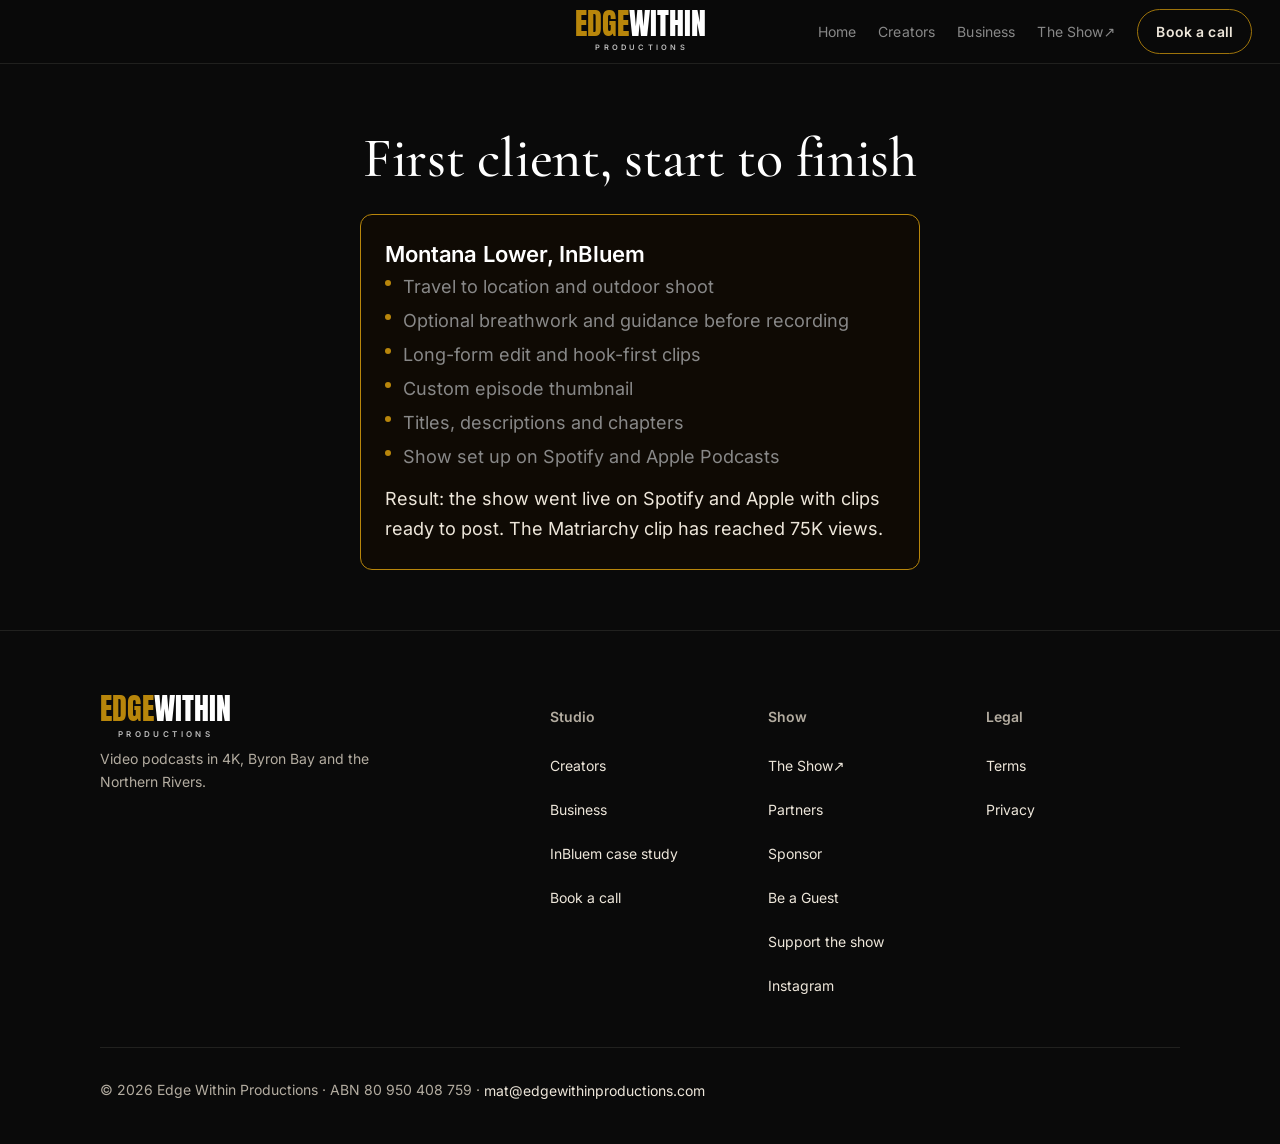
<file: in-bloom/index.html>
<!DOCTYPE html>
<html lang="en">
<head>
<meta charset="UTF-8">
<title>Moved to InBluem case study · Edge Within Productions</title>
<meta name="robots" content="noindex">
<link rel="canonical" href="https://edgewithinproductions.com/inbluem/">
<meta http-equiv="refresh" content="0; url=/inbluem/">
<script>location.replace('/inbluem/' + location.hash);</script>
</head>
<body style="background:#0A0A0A;color:#fff;font-family:system-ui,sans-serif;padding:40px;font-size:18px;">
<p>This page has moved. <a href="/inbluem/" style="color:#b8860b;">Read how I produced InBluem, start to finish</a>.</p>
</body>
</html>
</file>
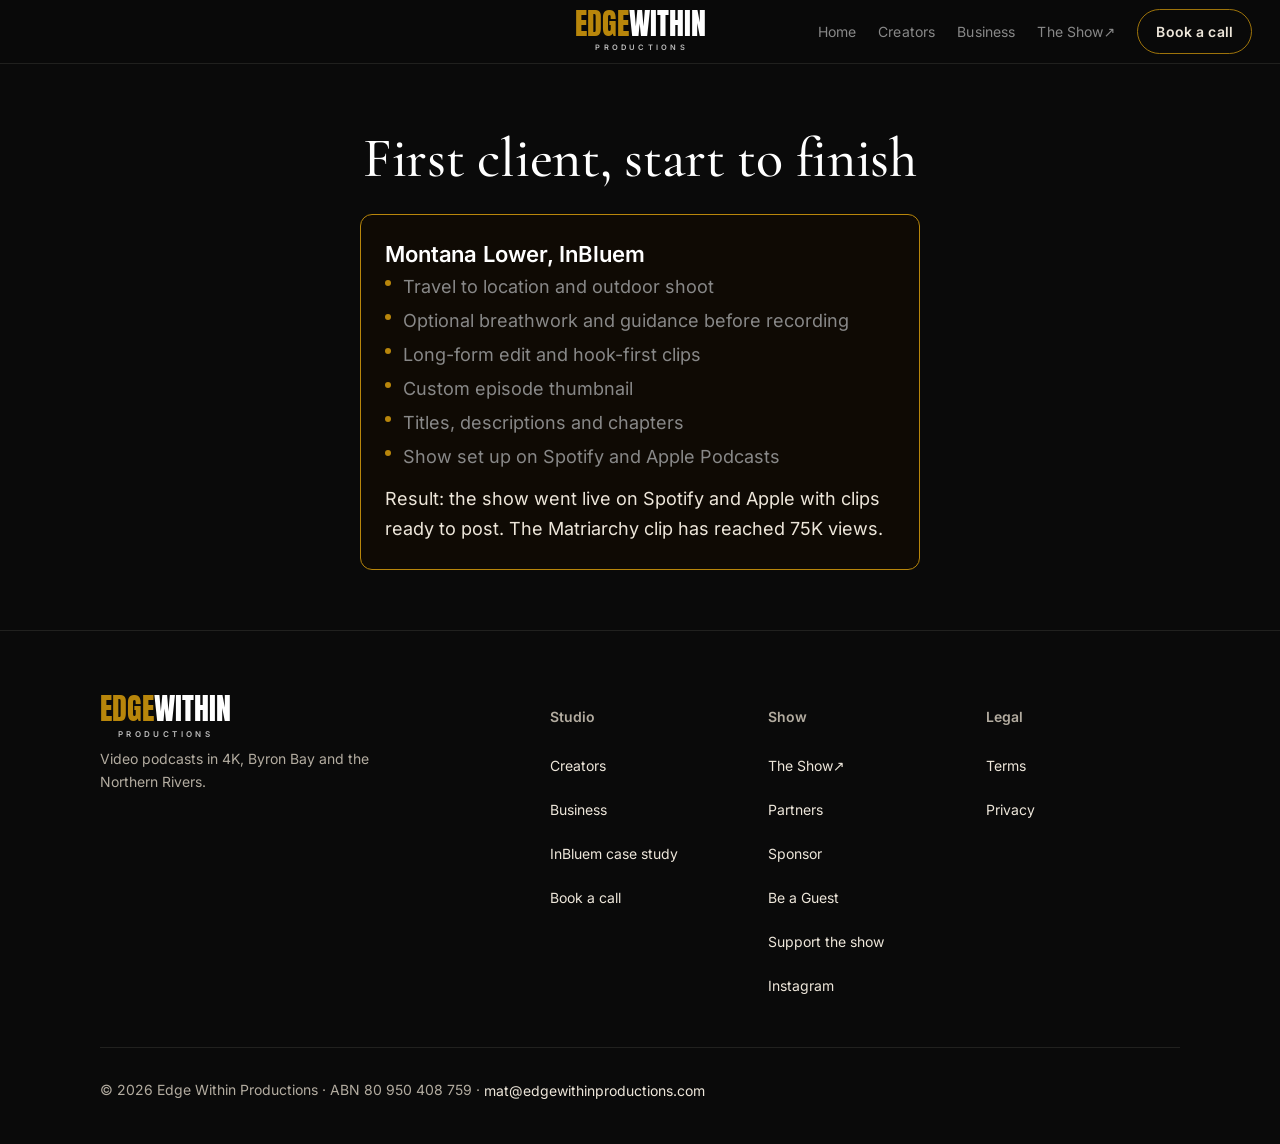
<file: inbluem/index.html>
<!DOCTYPE html>
<html lang="en">
<head>
<meta charset="UTF-8">
<meta name="viewport" content="width=device-width, initial-scale=1.0">
<title>InBluem case study · Edge Within Productions</title>
<meta name="description" content="How Edge Within Productions produced the InBluem podcast for Montana Lower, start to finish.">
<meta property="og:type" content="website">
<meta property="og:site_name" content="Edge Within">
<meta property="og:title" content="InBluem case study · Edge Within Productions">
<meta property="og:description" content="How Edge Within Productions produced the InBluem podcast for Montana Lower, start to finish.">
<meta property="og:image" content="https://edgewithinproductions.com/og-image.jpg?v=2">
<meta property="og:image:width" content="1200">
<meta property="og:image:height" content="630">
<meta property="og:image:alt" content="Edge Within with Mat Davenport">
<meta property="og:url" content="https://edgewithinproductions.com/inbluem/">
<meta name="twitter:card" content="summary_large_image">
<meta name="twitter:title" content="InBluem case study · Edge Within Productions">
<meta name="twitter:description" content="How Edge Within Productions produced the InBluem podcast for Montana Lower, start to finish.">
<meta name="twitter:image" content="https://edgewithinproductions.com/og-image.jpg?v=2">
<link rel="canonical" href="https://edgewithinproductions.com/inbluem/">
<link rel="icon" href="/favicon.ico?v=4" sizes="any">
<link rel="icon" type="image/png" sizes="32x32" href="/favicon-32x32.png?v=4">
<link rel="icon" type="image/png" sizes="16x16" href="/favicon-16x16.png?v=4">
<link rel="apple-touch-icon" href="/apple-touch-icon.png?v=4">
<!-- Anton for the wordmark, self-hosted and subset to the letters in EDGE WITHIN PRODUCTIONS. -->
<link rel="preload" href="/assets/fonts/anton-wordmark.woff2" as="font" type="font/woff2" crossorigin>
<style>
  *, *::before, *::after { box-sizing: border-box; margin: 0; padding: 0; }
  :root {
    --bg: #0A0A0A;
    --card: #111111;
    --card2: #0F0A04;
    --border: #1E1E1E;
    --gold: #b8860b;
    --gold2: #9a7009;
    --white: #FFFFFF;
    --grey: #888888;
    --grey2: #8a8a8a;
    --gold-dark: #7a5a06;
    --grey3: #222222;
    --grey4: #333333;
  }
  html { scroll-behavior: smooth; scroll-padding-top: 72px; }
  body { background: var(--bg); color: var(--white); font-family: var(--sans); line-height: 1.6; overflow-x: hidden; }

  a:focus-visible,
  button:focus-visible,
  input:focus-visible,
  select:focus-visible,
  textarea:focus-visible {
    outline: 2px solid var(--gold);
    outline-offset: 3px;
  }

  .skip-link {
    position: absolute; left: 12px; top: -48px; z-index: 300;
    background: var(--gold); color: var(--bg);
    font-family: var(--sans); font-size: 14px; font-weight: 700;
    padding: 10px 14px; border-radius: 6px; text-decoration: none;
  }
  .skip-link:focus { top: 12px; }

  nav {
    position: fixed; top: 0; left: 0; right: 0; z-index: 100;
    background: rgba(10,10,10,0.94);
    backdrop-filter: blur(12px);
    -webkit-backdrop-filter: blur(12px);
    border-bottom: 1px solid var(--border); height: 60px;
    display: flex; align-items: center; padding: 0 28px; justify-content: space-between;
  }
  /* Wordmark: gold EDGE + white WITHIN in Anton, matching the cover art */
  .wordmark {
    display: inline-flex; flex-direction: column; align-items: flex-start;
    text-decoration: none; line-height: 1;
  }
  .wordmark:hover, .wordmark:focus { text-decoration: none !important; }
  .wm-word {
    font-family: 'Anton', Impact, sans-serif; font-weight: 400;
    font-size: 30px; line-height: 1; letter-spacing: 0; text-transform: uppercase;
    white-space: nowrap;
  }
  .wm-edge { color: #b8860b; }
  .wm-within { color: #FFFFFF; }
  .wm-sub {
    font-family: var(--sans); font-size: 8px; font-weight: 700; line-height: 1;
    letter-spacing: 0.42em; text-transform: uppercase; color: #bdbdbd;
    margin-top: 4px; white-space: nowrap;
  }
  .wordmark--lg .wm-word { font-size: 30px; }
  .wordmark--lg .wm-sub { font-size: 9.5px; margin-top: 5px; }
  /* On a light background: WITHIN (and the sub line) go dark so they stay readable */
  .wordmark--on-light .wm-within { color: #0A0A0A; }
  .wordmark--on-light .wm-sub { color: #555555; }
  nav .wordmark .wm-word { font-size: 30px; }
  nav .wordmark .wm-sub { font-size: 7.5px; letter-spacing: 0.43em; margin-top: 3px; }
  /* PRODUCTIONS centred under EDGEWITHIN; the negative margin cancels the trailing letter-spacing */
  nav .wordmark { align-items: center; }
  nav .wordmark .wm-sub { margin-right: -0.43em; }
  .nav-links { display: flex; gap: 22px; align-items: center; list-style: none; }
  .nav-links a {
    font-family: var(--sans); font-size: 14px; color: var(--grey);
    text-decoration: none; letter-spacing: 0.02em; transition: color 0.2s;
  }
  .nav-links a:hover { color: var(--white); }
  .nav-links a { padding: 8px 0; }
  .nav-links a.nav-cta { padding: 8px 16px; }
  .nav-cta {
    background: var(--gold) !important; color: var(--bg) !important;
    font-family: var(--sans) !important; font-size: 14px !important;
    font-weight: 700 !important; letter-spacing: 0.01em; padding: 8px 16px;
    border-radius: 5px; 
  }
  .nav-cta:hover { background: var(--gold2) !important; }
  .nav-links a[aria-current="page"] { color: var(--white); }
  .hamburger {
    display: none; flex-direction: column; gap: 6px; cursor: pointer;
    background: none; border: none; padding: 8px; z-index: 101;
  }
  .hamburger span { width: 24px; height: 2px; background: var(--white); display: block; transition: all 0.3s; }
  .hamburger.active span:nth-child(1) { transform: translateY(8px) rotate(45deg); }
  .hamburger.active span:nth-child(2) { opacity: 0; }
  .hamburger.active span:nth-child(3) { transform: translateY(-8px) rotate(-45deg); }

  .sr-only {
    position: absolute; width: 1px; height: 1px; padding: 0; margin: -1px;
    overflow: hidden; clip: rect(0,0,0,0); white-space: nowrap; border: 0;
  }

  .eyebrow {
    font-family: var(--sans); font-size: 14px;
    letter-spacing: 0.01em;  color: var(--gold);
  }

  .hero {
    padding: 108px 24px 48px;
    background:
      radial-gradient(ellipse 70% 60% at 10% 0%, rgba(184,134,11,0.14) 0%, transparent 55%),
      #0D0D0D;
    border-bottom: 1px solid var(--border);
    display: flex;
    flex-direction: column;
    align-items: center;
    text-align: center;
    gap: 28px;
  }
  .hero-copy,
  .proof-strip,
  .showreel-wrap,
  .included-grid > *,
  .proof-metrics > * {
    min-width: 0;
  }
  .hero-copy {
    max-width: 820px;
    width: 100%;
    display: flex;
    flex-direction: column;
    align-items: center;
    gap: 16px;
  }
  .hero-copy > * { min-width: 0; max-width: 100%; }
  .proof-strip > *,
  .outcome > * { min-width: 0; }
  .hero-copy h1 {
    font-size: clamp(30px, 5vw, 48px); line-height: 1.08; font-weight: 400;
  }
  .hero-copy h1 em { color: var(--gold); font-style: italic; font-weight: 400; }
  .hero-sub {
    font-family: var(--sans); font-size: 16px; color: var(--grey);
    line-height: 1.7; max-width: 640px; width: 100%;
    overflow-wrap: break-word;
  }
  .hero-btns {
    display: flex; gap: 12px; flex-wrap: wrap; justify-content: center;
    margin-top: 4px; width: 100%;
  }
  .btn-primary {
    display: inline-block; background: var(--gold); color: var(--bg);
    font-family: var(--sans); font-size: 14px; font-weight: 700;
    letter-spacing: 0.04em; text-transform: uppercase; padding: 14px 24px;
    border-radius: 6px; text-decoration: none; transition: background 0.2s, transform 0.15s;
    border: none; cursor: pointer;
  }
  .btn-primary:hover { background: var(--gold2); transform: translateY(-1px); }
  .btn-secondary {
    display: inline-block; border: 1px solid var(--grey4); color: var(--grey);
    font-family: var(--sans); font-size: 14px; font-weight: 700;
    padding: 14px 24px; border-radius: 6px; text-decoration: none;
    transition: border-color 0.2s, color 0.2s;
  }
  .btn-secondary:hover { border-color: var(--gold); color: var(--white); }
  .pill {
    display: inline-block; max-width: 100%; box-sizing: border-box;
    text-align: center; line-height: 1.55;
    background: rgba(184,134,11,0.12); border: 1px solid var(--gold);
    color: var(--gold); font-family: var(--sans); font-size: 14px;
    font-weight: 700; letter-spacing: 0.01em; padding: 10px 16px;
    border-radius: 6px; 
  }
  .pill-loc { white-space: nowrap; }
  .pill-loc::before { content: ' · '; }
  .hero-price-link {
    font-family: var(--sans);
    font-size: 14px;
    color: var(--grey);
    text-decoration: none;
    border-bottom: 1px solid rgba(184,134,11,0.45);
    padding-bottom: 1px;
    transition: color 0.2s, border-color 0.2s;
    margin-top: -4px;
  }
  .hero-price-link:hover {
    color: var(--gold);
    border-bottom-color: var(--gold);
  }

  .showreel-wrap {
    width: 100%;
    max-width: 900px;
    text-align: center;
  }
  .showreel {
    width: 100%;
    aspect-ratio: 16 / 9;
    border-radius: 14px;
    overflow: hidden;
    border: 1px solid var(--border);
    background: #000;
    box-shadow: 0 24px 60px rgba(0,0,0,0.4);
  }
  .showreel iframe,
  .showreel video {
    width: 100%;
    height: 100%;
    display: block;
    border: 0;
  }
  /* Click-to-load YouTube facade: thumbnail + play button, real iframe only on click */
  .yt-facade { position: relative; display: block; width: 100%; height: 100%; background: #000; cursor: pointer; }
  .yt-facade img { width: 100%; height: 100%; object-fit: cover; display: block; }
  .yt-play {
    position: absolute; top: 50%; left: 50%; transform: translate(-50%, -50%);
    line-height: 0; transition: transform 0.2s;
    filter: drop-shadow(0 6px 18px rgba(0,0,0,0.55));
  }
  .yt-facade:hover .yt-play, .yt-facade:focus-visible .yt-play { transform: translate(-50%, -50%) scale(1.08); }
  .yt-facade:focus-visible { outline-offset: -4px; }
  .showreel-caption {
    font-family: var(--sans);
    font-size: 14px;
    color: var(--grey);
    margin-top: 12px;
    line-height: 1.5;
    padding: 0 8px;
    overflow-wrap: break-word;
  }

  .proof-strip {
    width: 100%;
    max-width: 900px;
    display: grid;
    grid-template-columns: 1.15fr 1fr;
    gap: 22px;
    align-items: center;
    text-align: left;
    background: var(--card);
    border: 1px solid var(--border);
    border-radius: 14px;
    padding: 24px;
  }
  .proof-strip .eyebrow { margin-bottom: 8px; }
  .proof-strip h2 {
    font-size: 22px; font-weight: 400; line-height: 1.25; margin-bottom: 10px;
    overflow-wrap: anywhere;
  }
  .proof-strip p {
    font-family: var(--sans); font-size: 14px; color: var(--grey); line-height: 1.65;
    overflow-wrap: break-word;
  }
  .proof-strip a {
    color: var(--gold); text-decoration: none; font-weight: 600;
    display: inline-block; padding: 8px 0;
  }
  .proof-strip a:hover { text-decoration: underline; }
  .proof-metrics {
    display: grid; grid-template-columns: 1fr 1fr; gap: 10px;
  }
  .proof-metric {
    background: var(--card2);
    border: 1px solid var(--border);
    border-radius: 10px;
    padding: 16px 12px;
    text-align: center;
  }
  .proof-metric .v {
    font-family: var(--sans); font-size: 22px; font-weight: 700; color: var(--gold); line-height: 1;
  }
  .proof-metric .l {
    font-family: var(--sans); font-size: 14px; color: var(--grey); margin-top: 6px;
  }

  .section {
    padding: 72px clamp(24px, 5vw, 48px);
    max-width: 1080px; margin: 0 auto;
  }
  .section-full {
    padding: 72px clamp(24px, 5vw, 48px);
    background: #0D0D0D; border-top: 1px solid var(--border);
  }
  .section-inner { max-width: 1080px; margin: 0 auto; }
  .section-header { max-width: 640px; margin-bottom: 32px; }
  .section-header.center { text-align: center; margin-left: auto; margin-right: auto; }
  .section-header .eyebrow { margin-bottom: 12px; }
  .section-header h2 {
    font-size: clamp(24px, 3.2vw, 36px); font-weight: 400; line-height: 1.15; margin-bottom: 12px;
  }
  .section-header h2 em { color: var(--gold); font-style: italic; }
  .section-header p {
    font-family: var(--sans); font-size: 16px; color: var(--grey); line-height: 1.7;
  }

  .outcome {
    background: var(--card);
    border: 1px solid var(--border);
    border-radius: 12px;
    padding: 28px 24px;
    display: flex;
    flex-direction: column;
    transition: border-color 0.2s;
  }
  .outcome:hover { border-color: #2a2a2a; }
  .outcome h3 {
    font-family: var(--sans); font-size: 16px; font-weight: 700;
    color: var(--white); margin-bottom: 12px;
  }
  .outcome p {
    font-family: var(--sans); font-size: 14px; color: var(--grey); line-height: 1.65;
    flex: 1; overflow-wrap: break-word;
  }
  .outcome.highlight {
    border-color: var(--gold);
    background: var(--card2);
  }
  .outcome.highlight:hover { border-color: var(--gold); }
  .card-link {
    display: inline-block;
    margin-top: 18px;
    font-family: var(--sans);
    font-size: 14px;
    font-weight: 700;
    color: var(--gold);
    text-decoration: none;
  }
  .card-link:hover { text-decoration: underline; }

  .phase-num {
    width: 38px; height: 38px; border-radius: 50%; background: var(--card2);
    border: 2px solid var(--gold); color: var(--gold);
    font-family: var(--sans); font-size: 14px; font-weight: 700;
    display: flex; align-items: center; justify-content: center; margin: 0 auto 12px;
  }

  /* "What you get" timeline: 4 numbered steps joined by a gold line (vertical on mobile) */
  .timeline {
    list-style: none; display: grid; grid-template-columns: repeat(4, 1fr); gap: 14px;
    max-width: 1000px; margin: 0 auto 28px; position: relative;
  }
  .timeline::before {
    content: ''; position: absolute; top: 19px; left: 12.5%; right: 12.5%;
    height: 1px; background: rgba(184,134,11,0.45); z-index: 0;
  }
  .tl-step { position: relative; z-index: 1; display: flex; flex-direction: column; min-width: 0; }
  .tl-step .phase-num { margin: 0 auto 14px; flex-shrink: 0; }
  .tl-card {
    flex: 1; background: var(--card); border: 1px solid var(--border);
    border-radius: 12px; padding: 20px 18px; text-align: left;
  }
  .tl-step--launch .tl-card { border-color: var(--gold); background: var(--card2); }
  .tl-when {
    font-family: var(--sans); font-size: 14px; font-weight: 700;
    letter-spacing: 0.01em;  color: var(--gold); margin-bottom: 6px;
  }
  .tl-card h3 {
    font-family: var(--sans); font-size: 16px; font-weight: 700;
    color: var(--white); margin-bottom: 8px;
  }
  .tl-card p {
    font-family: var(--sans); font-size: 14px; color: var(--grey); line-height: 1.6;
    overflow-wrap: break-word;
  }
  .included-box p {
    font-family: var(--sans); font-size: 14px; color: var(--grey); line-height: 1.6;
    margin-bottom: 10px;
  }
  .included-box p:last-child { margin-bottom: 0; }
  .included-box--gold { border-color: var(--gold); background: var(--card2); }
  .included-box--gold h3 { color: var(--gold); }
  .hero-promise {
    font-family: var(--sans); font-size: 14px; color: #cfcfcf; line-height: 1.6;
    max-width: 640px; width: 100%;
  }
  .hero-promise strong { color: var(--gold); }

  .included-grid {
    display: grid;
    grid-template-columns: 1fr 1fr;
    gap: 14px;
  }
  .included-box {
    background: var(--card);
    border: 1px solid var(--border);
    border-radius: 12px;
    padding: 24px 22px;
  }
  .included-box-single {
    max-width: 640px;
    margin-left: auto;
    margin-right: auto;
  }
  .included-box h3,
  .included-box h4 {
    font-family: var(--sans); font-size: 14px; font-weight: 700;
    color: var(--white); margin-bottom: 14px;
  }
  .included-box ul { list-style: none; }
  .included-box li {
    font-family: var(--sans); font-size: 14px; color: var(--grey);
    padding-left: 18px; position: relative; line-height: 1.5; margin-bottom: 8px;
  }
  .included-box li:last-child { margin-bottom: 0; }
  .included-box li::before {
    content: '';
    position: absolute;
    left: 0; top: 7px;
    width: 6px; height: 6px; border-radius: 50%;
    background: var(--gold);
  }
  .included-note {
    margin-top: 14px;
    font-family: var(--sans); font-size: 14px; color: var(--grey); line-height: 1.55;
  }

  .after-split {
    display: grid;
    grid-template-columns: 1fr 1fr;
    gap: 16px;
  }

  #pricing.section-full {
    background:
      radial-gradient(ellipse 80% 70% at 15% 20%, rgba(184,134,11,0.18) 0%, transparent 55%),
      radial-gradient(ellipse 60% 50% at 90% 80%, rgba(184,134,11,0.1) 0%, transparent 50%),
      linear-gradient(180deg, #14100a 0%, #0F0A04 50%, #120e08 100%);
    border-top: 1px solid rgba(184,134,11,0.35);
    border-bottom: 1px solid rgba(184,134,11,0.25);
  }
  #pricing .section-header p { color: #b0b0b0; }
  .pricing-grid {
    display: grid; grid-template-columns: 1fr 1.15fr 1fr; gap: 16px;
    max-width: 1000px; margin: 0 auto 20px; align-items: stretch;
    padding-top: 14px;
  }
  .tier {
    background: #F4F3F0; border: 1px solid #e0dcd4;
    border-radius: 12px; padding: 26px 22px; display: flex; flex-direction: column;
    box-shadow: 0 12px 40px rgba(0,0,0,0.25);
  }
  .tier.featured {
    background: #fffdf8; border: 2px solid var(--gold); position: relative;
    box-shadow: 0 8px 28px rgba(184,134,11,0.18), 0 16px 48px rgba(0,0,0,0.28);
  }
  .tier-badge {
    position: absolute; top: -12px; left: 50%; transform: translateX(-50%);
    background: var(--gold); color: var(--bg); font-family: var(--sans);
    font-size: 14px; font-weight: 700; letter-spacing: 0.1em; 
    padding: 4px 14px; border-radius: 20px; white-space: nowrap;
  }
  .tier-name {
    font-family: var(--sans); font-size: 14px; letter-spacing: 0.01em;
     color: #666; margin-bottom: 8px;
  }
  .tier-price {
    font-size: 44px; font-weight: 700; color: #0A0A0A;
    font-family: var(--sans); line-height: 1; margin-bottom: 4px;
  }
  .tier.featured .tier-price { color: var(--gold-dark); }
  .tier-period {
    font-family: var(--sans); font-size: 14px; color: #666; margin-bottom: 6px;
  }
  .tier-total {
    font-family: var(--sans); font-size: 14px; font-weight: 700; color: #0A0A0A;
    margin-bottom: 16px;
  }
  .tier.featured .tier-total { color: #3a3a3a; }
  .tier-list {
    list-style: none; display: flex; flex-direction: column; gap: 9px;
    margin-bottom: 22px; flex: 1;
  }
  .tier-list li {
    font-family: var(--sans); font-size: 14px; color: #3a3a3a;
    padding-left: 16px; position: relative; line-height: 1.4;
  }
  .tier-list li::before {
    content: ''; position: absolute; left: 0; top: 7px;
    width: 6px; height: 6px; border-radius: 50%; background: var(--gold);
  }
  .tier .btn-primary { text-align: center; width: 100%; }

  .value-note {
    text-align: center; font-family: var(--sans); font-size: 14px;
    color: #b0b0b0; max-width: 640px; margin: 0 auto 12px; line-height: 1.65;
    padding: 14px 16px;
    background: rgba(184,134,11,0.12);
    border: 1px solid rgba(184,134,11,0.35);
    border-radius: 8px;
  }
  .value-note strong { color: var(--gold); }
  .value-note a { color: var(--gold); font-weight: 700; text-decoration: none; }
  .value-note a:hover { text-decoration: underline; }

  .monthly-card {
    max-width: 640px; margin: 0 auto 12px;
    display: flex; align-items: center; justify-content: space-between; gap: 16px;
    padding: 14px 16px 14px 20px; border-radius: 8px;
    background: rgba(0,0,0,0.25); border: 1px solid rgba(184,134,11,0.35);
  }
  .monthly-card p { font-family: var(--sans); font-size: 14px; color: #b0b0b0; line-height: 1.5; }
  .monthly-card p strong { color: var(--white); }
  .monthly-card .btn-secondary {
    white-space: nowrap; color: var(--gold); border-color: rgba(184,134,11,0.6);
    padding: 10px 18px; font-size: 14px;
  }
  .monthly-card .btn-secondary:hover { color: var(--white); border-color: var(--gold); }

  .founding-callout {
    max-width: 1000px; margin: 8px auto 20px;
    display: grid; grid-template-columns: auto 1fr auto; gap: 24px; align-items: center;
    padding: 22px 26px; border-radius: 12px;
    background: linear-gradient(135deg, rgba(184,134,11,0.16) 0%, rgba(184,134,11,0.05) 100%);
    border: 1px solid rgba(184,134,11,0.55);
  }
  .founding-price {
    font-family: var(--sans); font-size: 30px; font-weight: 700; color: var(--gold);
    line-height: 1; white-space: nowrap;
  }
  .founding-price span {
    display: block; margin-top: 6px; font-size: 14px; font-weight: 400; color: #b0b0b0;
    font-family: var(--sans); letter-spacing: 0.01em; 
  }
  .founding-callout .eyebrow { margin-bottom: 6px; }
  .founding-callout p {
    font-family: var(--sans); font-size: 14px; color: #cfcfcf; line-height: 1.6; margin: 0;
  }
  .founding-callout p strong { color: var(--white); }
  .founding-callout .btn-secondary { white-space: nowrap; color: var(--gold); border-color: rgba(184,134,11,0.6); }
  .founding-callout .btn-secondary:hover { color: var(--white); border-color: var(--gold); }

  .addons {
    max-width: 720px;
    margin: 28px auto 0;
    background: rgba(0,0,0,0.25);
    border: 1px solid rgba(255,255,255,0.08);
    border-radius: 12px;
    padding: 22px 24px 18px;
  }
  .addons-label {
    font-family: var(--sans);
    font-size: 14px;
    font-weight: 700;
    letter-spacing: 0.01em;
    
    color: var(--gold);
    margin-bottom: 14px;
  }
  .addons-list {
    list-style: none;
    margin: 0;
    padding: 0;
    display: flex;
    flex-direction: column;
  }
  .addons-list li {
    font-family: var(--sans);
    font-size: 14px;
    color: #b0b0b0;
    line-height: 1.55;
    padding: 11px 0;
    border-bottom: 1px solid rgba(255,255,255,0.06);
  }
  .addons-list li:last-child { border-bottom: none; padding-bottom: 2px; }
  .addons-list li strong {
    color: var(--white);
    font-weight: 700;
    display: inline;
  }
  .addons-list li strong::after { content: ': '; font-weight: 700; color: var(--white); }

  .form-section {
    background:
      radial-gradient(ellipse 70% 60% at 50% 0%, rgba(184,134,11,0.16) 0%, transparent 55%),
      linear-gradient(180deg, #120e08 0%, #0D0D0D 55%, #0A0A0A 100%);
    border-top: 1px solid rgba(184,134,11,0.3);
    padding: 72px 24px;
  }
  .form-inner { max-width: 680px; margin: 0 auto; }
  .form-card {
    background: #F4F3F0;
    border: 1px solid #e0dcd4;
    border-radius: 14px;
    padding: clamp(28px, 4vw, 40px) clamp(22px, 4vw, 36px);
    box-shadow:
      0 0 0 1px rgba(184,134,11,0.08),
      0 24px 60px rgba(0,0,0,0.4),
      0 0 60px rgba(184,134,11,0.06);
    color: #1a1a1a;
  }
  .form-header { text-align: center; margin-bottom: 28px; }
  .form-header .eyebrow { color: var(--gold-dark); }
  .form-header h2 {
    font-size: clamp(22px, 3vw, 32px); font-weight: 400; margin: 10px 0;
    color: #0A0A0A;
  }
  .form-header p {
    font-family: var(--sans); font-size: 16px; color: #555; line-height: 1.7;
  }
  .form-grid { display: grid; grid-template-columns: 1fr 1fr; gap: 14px; }
  .field { display: flex; flex-direction: column; gap: 6px; }
  .field.full { grid-column: 1 / -1; }
  label {
    font-family: var(--sans); font-size: 14px;
    letter-spacing: 0.01em;  color: #555;
  }
  input, select, textarea {
    background: #fff; border: 1px solid #d4d0c8; border-radius: 8px;
    padding: 12px 14px; color: #0A0A0A; font-family: var(--sans);
    font-size: 16px; outline: none; width: 100%;
    appearance: none; -webkit-appearance: none;
  }
  input:focus, select:focus, textarea:focus {
    border-color: var(--gold);
    box-shadow: 0 0 0 3px rgba(184,134,11,0.15);
  }
  input::placeholder, textarea::placeholder { color: #999; }
  select {
    background-image: linear-gradient(45deg, transparent 50%, #666 50%), linear-gradient(135deg, #666 50%, transparent 50%);
    background-position: calc(100% - 18px) calc(50% - 2px), calc(100% - 12px) calc(50% - 2px);
    background-size: 6px 6px, 6px 6px; background-repeat: no-repeat; padding-right: 32px;
  }
  select option { background: #fff; color: #0A0A0A; }
  textarea { resize: vertical; min-height: 88px; font-size: 16px; }
  .submit-btn {
    width: 100%; background: var(--gold); color: var(--bg);
    font-family: var(--sans); font-size: 14px; font-weight: 700;
    padding: 15px; border: none; border-radius: 8px; cursor: pointer;
    margin-top: 8px; transition: background 0.2s, transform 0.15s;
  }
  .submit-btn:hover { background: var(--gold2); transform: translateY(-1px); }
  .submit-btn:disabled { opacity: 0.6; cursor: not-allowed; transform: none; }
  .form-dm {
    text-align: center; font-family: var(--sans); font-size: 14px;
    color: #666; margin-top: 14px;
  }
  .form-dm a { color: var(--gold-dark); text-decoration: underline; font-weight: 600; }
  .form-dm a:hover { text-decoration: underline; }
  .success-msg {
    display: none; background: #eef8ef; border: 1px solid #22C55E;
    border-radius: 10px; padding: 28px; text-align: center; margin-top: 8px;
  }
  .success-msg .check { font-size: 30px; margin-bottom: 10px; color: #16a34a; }
  .success-msg h3 { color: #15803d; font-size: 18px; margin-bottom: 8px; }
  .success-msg p { font-family: var(--sans); font-size: 14px; color: #444; }

  .faq-list { max-width: 680px; margin: 0 auto; }
  .faq-item { border-bottom: 1px solid var(--border); }
  .faq-q {
    width: 100%; background: none; border: none; color: var(--white);
    font-family: var(--sans); font-size: 16px; font-weight: 700;
    text-align: left; padding: 18px 0; cursor: pointer;
    display: flex; justify-content: space-between; align-items: center; gap: 16px;
  }
  .faq-q::after {
    content: '+'; color: var(--gold); font-size: 22px; font-weight: 400; flex-shrink: 0;
  }
  .faq-item.open .faq-q::after { content: '−'; }
  .faq-a {
    display: none; font-family: var(--sans); font-size: 14px;
    color: var(--grey); line-height: 1.7; padding: 0 0 18px;
  }
  .faq-item.open .faq-a { display: block; }
  .faq-a a { color: var(--gold); text-decoration: none; font-weight: 600; }
  .faq-a a:hover { text-decoration: underline; }

  footer {
    background: var(--bg); border-top: 1px solid var(--border);
    padding: 28px 32px; display: flex; justify-content: space-between;
    align-items: center; flex-wrap: wrap; gap: 12px;
  }
  footer p { font-family: var(--sans); font-size: 14px; color: var(--grey2); }
  .footer-brand { display: flex; flex-direction: column; align-items: flex-start; gap: 8px; }
  footer a { color: var(--gold); text-decoration: none; display: inline-block; padding: 6px 0; }
  footer a:hover { text-decoration: underline; }

  .mobile-cta {
    display: none; position: fixed; bottom: 0; left: 0; right: 0;
    background: var(--gold); color: var(--bg); text-align: center;
    padding: 15px; font-family: var(--sans); font-size: 14px;
    font-weight: 700; text-decoration: none; z-index: 200;
  }



  .compare-wrap {
    max-width: 900px;
    margin: 0 auto;
    border: 1px solid var(--border);
    border-radius: 14px;
    overflow: hidden;
    background: var(--card);
  }
  .compare-table { width: 100%; }
  .compare-row {
    display: grid;
    grid-template-columns: minmax(110px, 0.9fr) 1fr 1.15fr;
    gap: 0;
    border-bottom: 1px solid var(--border);
  }
  .compare-row:last-child { border-bottom: none; }
  .compare-row > div {
    padding: 16px 18px;
    font-family: var(--sans);
    font-size: 14px;
    line-height: 1.55;
    color: var(--grey);
  }
  .compare-row.compare-head > div {
    font-family: var(--sans);
    font-size: 14px;
    font-weight: 700;
    letter-spacing: 0.01em;
    
    color: var(--gold);
    background: var(--card2);
    padding: 14px 18px;
  }
  .compare-label {
    color: var(--white) !important;
    font-weight: 700 !important;
    font-size: 14px !important;
  }
  .compare-row .compare-ew {
    color: #d4d4d4;
    background: rgba(184,134,11,0.06);
    border-left: 1px solid rgba(184,134,11,0.25);
  }
  .compare-head .compare-ew {
    background: rgba(184,134,11,0.12) !important;
    color: var(--gold) !important;
    border-left: 1px solid rgba(184,134,11,0.25);
  }
  .compare-close {
    max-width: 680px;
    margin: 22px auto 0;
    text-align: center;
    font-family: var(--sans);
    font-size: 16px;
    color: var(--grey);
    line-height: 1.7;
  }

  .audience-grid {
    display: grid; grid-template-columns: repeat(3, 1fr); gap: 12px;
  }
  .audience-card {
    background: var(--card); border: 1px solid var(--border);
    border-radius: 10px; padding: 22px 20px; text-align: left;
  }
  .audience-card h3 {
    font-family: var(--sans); font-size: 14px; font-weight: 700;
    color: var(--white); margin-bottom: 8px;
  }
  .audience-card p {
    font-family: var(--sans); font-size: 14px; color: var(--grey); line-height: 1.55;
  }

  .client-grid {
    display: grid; grid-template-columns: 1fr 1fr; gap: 16px; align-items: stretch;
  }
  .client-grid--single { grid-template-columns: 1fr; max-width: 560px; margin: 0 auto; }
  .todo-placeholder[hidden] { display: none !important; }
  .client-card {
    background: var(--card2); border: 1px solid var(--gold);
    border-radius: 12px; padding: 26px 24px;
  }
  .client-card h3 {
    font-family: var(--sans); font-size: 16px; font-weight: 700;
    color: var(--white); margin-bottom: 4px;
  }
  .client-card .client-meta {
    font-family: var(--sans); font-size: 14px; letter-spacing: 0.1em;
     color: var(--gold); margin-bottom: 14px;
  }
  .client-card ul { list-style: none; }
  .client-card li {
    font-family: var(--sans); font-size: 14px; color: var(--grey);
    padding-left: 18px; position: relative; line-height: 1.5; margin-bottom: 7px;
  }
  .client-card li::before {
    content: ''; position: absolute; left: 0; top: 7px;
    width: 6px; height: 6px; border-radius: 50%; background: var(--gold);
  }
  .todo-placeholder {
    border: 2px dashed #d97706 !important; background: rgba(217,119,6,0.08) !important;
    border-radius: 12px; padding: 24px; color: #fbbf24;
    font-family: var(--sans); font-size: 14px; line-height: 1.6;
  }
  .todo-placeholder .todo-tag {
    display: inline-block; background: #d97706; color: #0A0A0A;
    font-family: var(--sans); font-size: 14px; font-weight: 700;
    letter-spacing: 0.01em; padding: 3px 8px; border-radius: 4px; margin-bottom: 10px;
  }
  blockquote.testimonial {
    font-size: 18px; line-height: 1.5; color: var(--white); font-style: italic;
  }
  .testimonial-card { margin: 0; }
  .testimonial-card--hero {
    max-width: 720px; margin: 22px auto 0; text-align: left;
    background: var(--card2); border: 1px solid var(--gold);
    border-radius: 12px; padding: 22px 24px;
  }
  .testimonial-card--hero blockquote.testimonial { font-size: 18px; }
  .testimonial-cite {
    display: block; margin-top: 12px; font-family: var(--sans); font-style: normal;
    font-size: 14px; color: var(--gold);
  }

  .book-card {
    display: flex; align-items: center; justify-content: space-between; gap: 18px;
    background: #fffdf8; border: 2px solid var(--gold); border-radius: 12px;
    padding: 18px 20px; margin-bottom: 26px;
  }
  .book-card h3 { font-family: var(--sans); font-size: 16px; color: #0A0A0A; margin-bottom: 4px; }
  .book-card p { font-family: var(--sans); font-size: 14px; color: #555; line-height: 1.5; }
  .book-card .btn-primary { white-space: nowrap; }
  .form-divider {
    text-align: center; font-family: var(--sans); font-size: 14px;
    letter-spacing: 0.01em;  color: #555; margin: 0 0 18px;
  }
  .form-error {
    display: none; margin-top: 12px; padding: 12px 14px; border-radius: 8px;
    background: #fdecec; border: 1px solid #dc2626; color: #7f1d1d;
    font-family: var(--sans); font-size: 14px; text-align: center;
  }
  .form-error a { color: #7f1d1d; font-weight: 700; }
  .hp-field { position: absolute; left: -10000px; width: 1px; height: 1px; overflow: hidden; }
  .price-note {
    text-align: center; font-family: var(--sans); font-size: 14px; color: #9a9a9a;
    margin: 0 auto 14px; max-width: 640px;
  }
  .showreel-caption a { color: var(--gold); }

  @media (max-width: 900px) {
    .audience-grid { grid-template-columns: 1fr; }
    .client-grid { grid-template-columns: 1fr; }
  }
  @media (max-width: 560px) {
    .book-card { flex-direction: column; text-align: center; }
    .book-card .btn-primary { width: 100%; }
  }

  @media (max-width: 900px) {
    .included-grid { grid-template-columns: 1fr; }
    .pricing-grid { grid-template-columns: 1fr; max-width: 420px; }
    .form-grid { grid-template-columns: 1fr; }
    .field.full { grid-column: 1; }
    .proof-strip { grid-template-columns: 1fr; text-align: center; }
    .founding-callout { grid-template-columns: 1fr; text-align: center; gap: 14px; max-width: 420px; padding: 22px 20px; }
    .founding-callout .btn-secondary { justify-self: center; white-space: normal; }
    .timeline { grid-template-columns: 1fr; gap: 14px; max-width: 560px; }
    .timeline::before { display: none; }
    .tl-step { flex-direction: row; align-items: flex-start; gap: 14px; }
    .tl-step:not(:last-child)::after {
      content: ''; position: absolute; left: 19px; top: 38px; bottom: -14px;
      width: 1px; background: rgba(184,134,11,0.45);
    }
    .tl-step .phase-num { margin: 0; }
    .monthly-card { flex-direction: column; text-align: center; max-width: 420px; padding: 16px; gap: 12px; }
    .monthly-card .btn-secondary { white-space: normal; }
  }
  @media (max-width: 860px) {
    .compare-row {
      grid-template-columns: 1fr;
      padding: 14px 16px 16px;
      gap: 10px;
    }
    .compare-row > div { padding: 0; }
    .compare-row.compare-head { display: none; }
    .compare-label {
      font-family: var(--sans) !important;
      font-size: 14px !important;
      letter-spacing: 0.01em;
      
      color: var(--gold) !important;
      font-weight: 700 !important;
      margin-bottom: 2px;
    }
    .compare-studio::before,
    .compare-ew::before {
      display: block;
      font-family: var(--sans);
      font-size: 14px;
      font-weight: 700;
      letter-spacing: 0.01em;
      
      color: var(--grey2);
      margin-bottom: 4px;
    }
    .compare-studio::before { content: 'A studio'; }
    .compare-ew::before { content: 'Edge Within'; color: var(--gold); }
    .compare-ew {
      background: rgba(184,134,11,0.08);
      border: 1px solid rgba(184,134,11,0.28);
      border-radius: 8px;
      padding: 12px 14px !important;
      border-left: 1px solid rgba(184,134,11,0.28) !important;
    }
    .compare-studio {
      padding: 4px 0 2px !important;
    }

    .hero { padding: 92px 20px 88px; gap: 22px; }
    nav { padding: 0 16px; }
    .hamburger { display: flex; }
    nav .nav-links {
      display: none; position: absolute; top: 60px; left: 0; right: 0;
      flex-direction: column; align-items: stretch; gap: 6px;
      background: rgba(10,10,10,0.98); border-bottom: 1px solid var(--border);
      padding: 16px 24px 20px; z-index: 99;
    }
    nav .nav-links.active { display: flex; }
    nav .nav-links a { display: block; padding: 10px 0; }
    nav .nav-links a.nav-cta { text-align: center; padding: 10px 16px; }
    .mobile-cta { display: block; }
    footer { flex-direction: column; text-align: center; padding-bottom: 80px; }
    .footer-brand { align-items: center; }
    .form-section { padding-bottom: 96px; }
    .hero-btns .btn-primary,
    .hero-btns .btn-secondary { width: 100%; max-width: 320px; text-align: center; }
    .pill { display: block; width: 100%; font-size: 14px; letter-spacing: 0.04em; padding: 10px 12px; }
    .pill-loc { display: block; margin-top: 2px; }
    .pill-loc::before { content: none; }
    .proof-strip { padding: 20px 16px; width: 100%; }
    .proof-strip h2 { font-size: 18px; }
    .proof-metric .l { font-size: 14px; }
    .outcome p { overflow-wrap: break-word; }
    .section, .section-full { padding-left: 20px; padding-right: 20px; }
  }
  @media (max-width: 480px) {
    .proof-metrics { grid-template-columns: 1fr 1fr; }
  }
  @media (prefers-reduced-motion: reduce) {
    html { scroll-behavior: auto; }
    .btn-primary:hover, .submit-btn:hover { transform: none; }
  }

  /* Site refresh (Oct 2026): hero photo, logo, proof line, How we shoot, About */
  .hero {
    background:
      linear-gradient(180deg, rgba(10,10,10,0.84) 0%, rgba(10,10,10,0.9) 55%, #0D0D0D 100%),
      url("/assets/img/hero-bamboo-set.jpg") center top / cover no-repeat,
      #0D0D0D;
    background:
      linear-gradient(180deg, rgba(10,10,10,0.84) 0%, rgba(10,10,10,0.9) 55%, #0D0D0D 100%),
      image-set(url("/assets/img/hero-bamboo-set.webp") type("image/webp"), url("/assets/img/hero-bamboo-set.jpg") type("image/jpeg")) center top / cover no-repeat,
      #0D0D0D;
    padding-top: 92px;
  }
  .hero-copy { gap: 14px; }
  .hero-sub { color: #d6d6d6; }
  .hero-proof {
    font-family: var(--sans); font-size: 14px; letter-spacing: 0.01em;
    color: #e8e8e8; 
  }
  .shoot-photos { max-width: 1000px; margin: 0 auto 36px; }
  .shoot-photos-title {
    font-family: var(--sans); font-size: 14px; font-weight: 700; color: var(--gold);
    text-align: center; margin-bottom: 14px; letter-spacing: 0.08em; text-transform: uppercase;
  }
  .shoot-grid { display: grid; grid-template-columns: 1fr 1fr 1fr; gap: 14px; }
  .shoot-grid figure { margin: 0; border-radius: 12px; overflow: hidden; border: 1px solid var(--border); aspect-ratio: 4 / 5; }
  .shoot-grid img { width: 100%; height: 100%; object-fit: cover; display: block; }
  .hiw-grid { display: grid; grid-template-columns: 2.2fr 1fr; gap: 18px; max-width: 1000px; margin: 0 auto 28px; align-items: start; }
  .hiw-grid .timeline { grid-template-columns: 1fr 1fr; margin-bottom: 0; }
  .hiw-grid .timeline::before { display: none; }
  .about-grid { display: grid; grid-template-columns: 1.1fr 1fr; gap: 32px; max-width: 1000px; margin: 0 auto; align-items: center; }
  .about-photo { width: 100%; height: auto; border-radius: 12px; border: 1px solid var(--border); display: block; }
  .about-grid h2 { margin: 6px 0 14px; }
  .about-grid p { font-family: var(--sans); font-size: 16px; color: var(--grey); line-height: 1.7; margin-bottom: 12px; }
  .client-result { font-family: var(--sans); font-size: 14px; color: var(--gold); margin-top: 14px; }
  .pilot-start { color: var(--gold) !important; font-weight: 700; margin-top: 8px; }
  .tier-start {
    font-family: var(--sans); font-size: 14px; font-weight: 700; letter-spacing: 0.01em;
     color: var(--gold-dark); margin-bottom: 4px;
  }
  @media (max-width: 900px) {
    .hiw-grid, .about-grid { grid-template-columns: 1fr; }
    .hiw-grid .timeline { grid-template-columns: 1fr; }
  }
  @media (max-width: 560px) {
    .shoot-grid { grid-template-columns: 1fr 1fr; }
    .shoot-grid figure:last-child { grid-column: 1 / -1; aspect-ratio: 4 / 3; }
    .hero { padding-top: 80px; }
    .hero-proof { font-size: 14px; }
  }
  /* Hero order from the Hudson call (12 Oct 2026): headline, two-line sub, video, then the call to action */
  .hero-cta { width: 100%; max-width: 820px; display: flex; flex-direction: column; align-items: center; gap: 14px; }
  .hero-cta .hero-btns { margin-top: 0; }
  .hero-call-note {
    font-family: var(--sans); font-size: 14px; color: #d6d6d6; line-height: 1.55; max-width: 460px;
  }
  .hero .testimonial-card--hero { margin-top: 0; width: 100%; }
  .nowrap { white-space: nowrap; }
  @media (min-width: 861px) { .hero .showreel-wrap { max-width: 720px; } }
  @media (max-width: 860px) {
    /* Logo centred in the top bar, menu button stays on the right */
    nav { justify-content: center; position: fixed; }
    nav .hamburger { position: absolute; right: 10px; top: 50%; transform: translateY(-50%); }
    .hero { padding-top: 76px; gap: 16px; }
    .hero-copy { gap: 10px; }
    .hero-copy h1 { font-size: 30px; }
    .hero-sub { font-size: 14px; line-height: 1.5; max-width: 360px; }
    .showreel-caption { margin-top: 8px; font-size: 14px; }
    .hero-cta { gap: 12px; }
    .hero-cta .hero-btns { flex-wrap: nowrap; gap: 10px; max-width: 360px; }
    .hero-cta .hero-btns .btn-primary,
    .hero-cta .hero-btns .btn-secondary { flex: 1 1 0; width: auto; padding: 14px 10px; }
    .hero-call-note { font-size: 14px; }
  }
  /* Clips row: swipeable vertical reels, videos only load when played */
  .reels-section { padding-top: 56px; padding-bottom: 40px; }
  .reels-row {
    display: flex; gap: 14px; overflow-x: auto; scroll-snap-type: x mandatory;
    padding: 4px 4px 12px; margin: 0 auto; max-width: 1000px;
    -webkit-overflow-scrolling: touch;
  }
  .reel { margin: 0; flex: 0 0 200px; scroll-snap-align: start; }
  .reel-frame {
    position: relative; aspect-ratio: 9 / 16; border-radius: 12px; overflow: hidden;
    border: 1px solid var(--border); background: #000;
  }
  .reel-frame video { width: 100%; height: 100%; object-fit: cover; display: block; }
  .reel-views {
    position: absolute; right: 8px; top: 8px; pointer-events: none;
    background: rgba(10,10,10,0.78); color: var(--gold); border-radius: 5px; padding: 4px 7px;
    font-family: var(--sans); font-size: 14px; font-weight: 700; letter-spacing: 0.04em;
  }
  .reel figcaption {
    font-family: var(--sans); font-size: 14px; color: var(--grey); line-height: 1.45; margin-top: 8px;
  }
  .reel figcaption strong { color: var(--white); font-weight: 700; }
  .reel-tag { display: inline-block; margin-left: 4px; padding: 1px 6px; border: 1px solid var(--gold); border-radius: 4px; color: var(--gold); font-size: 14px; font-weight: 700; letter-spacing: 0.06em; text-transform: uppercase; vertical-align: 1px; }
  .reels-more { text-align: center; margin-top: 18px; }
  .reels-more a {
    display: inline-block; font-family: var(--sans); font-size: 14px; font-weight: 700; color: var(--gold);
    text-decoration: none; border: 1px solid rgba(184,134,11,0.5); border-radius: 6px; padding: 11px 18px;
  }
  .reels-more a:hover { border-color: var(--gold); color: var(--white); }
  .reels-hint { display: none; text-align: center; font-family: var(--sans); font-size: 14px; color: var(--grey2); margin-top: 4px; }
  /* Never show a scrollbar on the clips row */
  .reels-row { scrollbar-width: none; -ms-overflow-style: none; }
  .reels-row::-webkit-scrollbar { display: none; }
  /* Desktop and tablet: all clips share the row evenly, no sideways scroll */
  @media (min-width: 861px) {
    .reels-row { overflow: visible; justify-content: center; }
    .reel { flex: 1 1 0; min-width: 0; max-width: 200px; }
  }
  @media (max-width: 860px) {
    .reels-section { padding-left: 0 !important; padding-right: 0 !important; }
    .reels-section .section-header { padding: 0 20px; }
    .reels-row { padding-left: 20px; padding-right: 20px; scroll-padding-left: 20px; }
    .reel { flex-basis: 62vw; max-width: 240px; }
    .reels-hint { display: block; }
  }
  /* Top bar logo centred at every width (Oct 2026) */
  @media (min-width: 1101px) {
    nav .wordmark { position: absolute; left: 50%; top: 50%; transform: translate(-50%, -50%); }
    nav .nav-links { margin-left: auto; }
  }
  @media (min-width: 861px) and (max-width: 1100px) {
    /* Not enough room for a centred logo plus the links, so use the menu button like on phones */
    nav { justify-content: center; }
    nav .hamburger { display: flex; position: absolute; right: 16px; top: 50%; transform: translateY(-50%); }
    nav .nav-links {
      display: none; position: absolute; top: 60px; left: 0; right: 0;
      flex-direction: column; align-items: stretch; gap: 6px;
      background: rgba(10,10,10,0.98); border-bottom: 1px solid var(--border);
      padding: 16px 24px 20px; z-index: 99;
    }
    nav .nav-links.active { display: flex; }
    nav .nav-links a { display: block; padding: 10px 0; }
    nav .nav-links a.nav-cta { text-align: center; padding: 10px 16px; }
  }

  /* Site improvements (Oct 2026) */
  .hero-sub--kit { font-size: 14px; color: #a8a8a8; }
  .testimonial-pair { display: grid; grid-template-columns: 1fr 1fr; gap: 20px; width: 100%; max-width: 1100px; margin: 0 auto; }
  @media (max-width: 860px) { .testimonial-pair { grid-template-columns: 1fr; } }
  .cal-embed { margin: 18px 0 8px; border-radius: 10px; overflow: hidden; background: #141414; border: 1px solid #262626; }
  .cal-embed iframe { display: block; width: 100%; height: 700px; border: 0; }
  @media (max-width: 600px) { .cal-embed iframe { height: 820px; } }
  .dm-row { display: flex; gap: 12px; flex-wrap: wrap; justify-content: center; margin: 12px 0 4px; }
  nav.nav-lp { display:flex; align-items:center; justify-content:space-between; gap:16px; flex-wrap:wrap; }
  nav.nav-lp .wordmark { position:static !important; transform:none !important; left:auto !important; top:auto !important; margin:0; order:0; }
  .lp-links { order:1; margin-left:auto; display:flex; align-items:center; gap:18px; flex-wrap:wrap; font-size: 14px; }
  .lp-links a { color:#d6d6d6; text-decoration:none; }
  .lp-links a:hover, .lp-links a[aria-current] { color:var(--gold); }
  .lp-links .lp-cta { background:var(--gold); color:#0A0A0A; padding:8px 14px; border-radius:6px; font-weight:700; }
  @media (max-width:600px){ nav.nav-lp { flex-direction:column; justify-content:center; height:auto; gap:6px; padding-top:8px; padding-bottom:8px; } .lp-links { margin-left:0; } .lp-links { gap:12px; font-size: 14px; justify-content:center; } .lp-links .lp-cta { display:none; } }
  .lp-hero-offer { margin-top: 6px; }

  /* Polish batch (Oct 2026): fonts, readability, tap targets, menu, phone booking */
  @font-face { font-family: 'Anton'; font-style: normal; font-weight: 400; font-display: swap; src: url('/assets/fonts/anton-wordmark.woff2') format('woff2'); unicode-range: U+43-45, U+47-49, U+4e-50, U+52-55, U+57; }
  /* Same header everywhere: logo left, links right, hamburger under 1100px */
  nav { background: rgba(10,10,10,0.96); }
  nav:has(.nav-links.active) { background: #0A0A0A; }
  nav .nav-links a { min-height: 44px; display: inline-flex; align-items: center; font-size: 14px; }
  .hamburger { min-width: 44px; min-height: 44px; align-items: center; justify-content: center; }
  @media (max-width: 1100px) {
    nav .nav-links { background: #0A0A0A !important; padding-bottom: 14px; }
    nav .nav-links a { display: flex; padding: 0 4px; font-size: 16px; }
    nav .nav-links a.nav-cta { justify-content: center; }
  }
  footer a { padding: 12px 2px; min-height: 44px; }
  footer .footer-abn { width: 100%; }
  .faq-q, .s-faq summary { min-height: 44px; }
  /* Readable text on cream cards */
  .tier .tier-period, .tier .tier-start, .tier .tier-name { color: #555; }
  .tier .tier-list li { color: #333; }
  .tier .btn-secondary { color: #0A0A0A; border-color: #0A0A0A; }
  /* Hook-first explainer */
  .hook-note { font-family: var(--sans); font-size: 18px; line-height: 1.55; color: #cfcfcf; text-align: center; max-width: 560px; margin: 8px auto 0; }
  /* Booking: big button on phones, embed on desktop */
  .cal-mobile { display: none; text-align: center; margin: 8px 0 6px; }
  .cal-mobile .btn-primary { display: block; width: 100%; font-size: 18px; padding: 20px 24px; text-align: center; }
  .cal-mobile p { font-family: var(--sans); font-size: 16px; color: #cfcfcf; margin-top: 10px; }
  @media (max-width: 767px) {
    .cal-embed, .s-cal-fallback { display: none !important; }
    .cal-mobile { display: block; }
  }
  /* Lighter hero photo */
  .hero { background: linear-gradient(180deg, rgba(10,10,10,0.84) 0%, rgba(10,10,10,0.9) 55%, #0D0D0D 100%), url("/assets/img/hero-bamboo-set-1400.webp") center top / cover no-repeat, #0D0D0D; }
  @media (max-width: 800px) { .hero { background: linear-gradient(180deg, rgba(10,10,10,0.84) 0%, rgba(10,10,10,0.9) 55%, #0D0D0D 100%), url("/assets/img/hero-bamboo-set-800.webp") center top / cover no-repeat, #0D0D0D; } }
  .legal { max-width: 760px; margin: 0 auto; padding: 120px 22px 60px; }
  .legal h1 { font-size: 44px; margin-bottom: 6px; }
  .legal h2 { font-size: 22px; margin: 28px 0 8px; }
  .legal p, .legal li { font-family: var(--sans); font-size: 18px; line-height: 1.7; color: #d6d6d6; }
  .legal ul { padding-left: 20px; }
  .legal a { color: var(--gold); }
  .legal .flag { color: #f0c36d; }
  .form-card .btn-secondary { color: #333; border-color: #555; }
  .form-card .cal-mobile p { color: #555; }
  .wordmark { min-height: 44px; justify-content: center; }
  .proof-strip a, .form-dm a { display: inline-flex; align-items: center; min-height: 44px; }
  /* Round 2 */
  .cal-placeholder { display: flex; flex-direction: column; align-items: center; justify-content: center; gap: 14px; min-height: 260px; padding: 30px 20px; text-align: center; }
  .cal-load { min-height: 48px; }
  .cal-placeholder p { font-family: var(--sans); font-size: 18px; color: #cfcfcf; margin: 0; max-width: 420px; }
  .cal-embed.loaded .cal-placeholder { display: none; }
  .s-cal { min-height: 0 !important; }
  .s-cal-loading { display: none; }
  .hero-from { font-family: var(--sans); font-size: 16px; color: #e6e6e6; margin-top: 14px; text-align: center; }
  .s-kicker { font-family: var(--sans); font-size: 18px; color: var(--gold); text-align: center; margin: -4px 0 28px; }
  .s-photos { display: grid; grid-template-columns: 1fr 1fr; gap: 16px; margin-top: 22px; }
  .s-photos img { width: 100%; height: auto; border-radius: 14px; display: block; aspect-ratio: 3 / 4; object-fit: cover; }
  .s-about-sub { font-family: var(--sans); font-size: 18px; color: var(--gold); margin-top: 10px; }
  .reel { list-style: none; }
  .case { max-width: 640px; margin: 0 auto; padding: 120px 22px 60px; }
  .case .eyebrow { text-align: center; }
  .case h1 { font-size: clamp(34px, 6vw, 48px); text-align: center; margin: 8px 0 26px; }
  .case .client-card h3 { font-size: 30px; }
  .case .client-card .client-meta { font-size: 16px; }
  .case .client-card li { font-size: 18px; }
  .case .client-result { font-size: 18px; }
</style>
<link rel="preload" href="/assets/fonts/inter-latin-400-normal.woff2" as="font" type="font/woff2" crossorigin>
<link rel="preload" href="/assets/fonts/cormorant-garamond-latin-500-normal.woff2" as="font" type="font/woff2" crossorigin>
<link rel="stylesheet" href="/assets/css/polish.css?v=20">
<script>document.documentElement.classList.add('js');</script>
</head>
<body>
<a class="skip-link" href="#main">Skip to content</a>
<nav aria-label="Main">
  <a href="/" class="wordmark" aria-label="Edge Within Productions, home" translate="no"><span class="wm-word" aria-hidden="true"><span class="wm-edge">EDGE</span><span class="wm-within">WITHIN</span></span><span class="wm-sub" aria-hidden="true">PRODUCTIONS</span></a>
  <button class="hamburger" id="hamburger" type="button" aria-label="Open menu" aria-expanded="false" aria-controls="nav-menu">
    <span></span><span></span><span></span>
  </button>
  <ul class="nav-links" id="nav-menu">
    <li><a href="/">Home</a></li>
    <li><a href="/creators/">Creators</a></li>
    <li><a href="/business/">Business</a></li>
    <li><a href="https://edgewithinpodcast.com/" target="_blank" rel="noopener" aria-label="The Show (opens in a new tab)">The Show <span aria-hidden="true">&#8599;</span></a></li>
    <li><a href="https://calendly.com/mjdaavenport/podcast-production-chat" target="_blank" rel="noopener" data-booking-link class="nav-cta">Book a call</a></li>
  </ul>
</nav>
<main id="main" class="case">
  <h1>First client, start to finish</h1>
  <div class="client-grid client-grid--single">
    <div class="client-card">
      <h3>Montana Lower, InBluem</h3>
      <ul>
        <li>Travel to location and outdoor shoot</li>
        <li>Optional breathwork and guidance before recording</li>
        <li>Long-form edit and hook-first clips</li>
        <li>Custom episode thumbnail</li>
        <li>Titles, descriptions and chapters</li>
        <li>Show set up on Spotify and Apple Podcasts</li>
      </ul>
      <p class="client-result">Result: the show went live on Spotify and Apple with clips ready to post. The Matriarchy clip has reached 75K views.</p>
    </div>
  </div>
</main>

<footer class="site-footer">
  <div class="footer-top">
    <div class="footer-brand">
      <a href="/" class="wordmark" aria-label="Edge Within Productions" translate="no"><span class="wm-word" aria-hidden="true"><span class="wm-edge">EDGE</span><span class="wm-within">WITHIN</span></span><span class="wm-sub" aria-hidden="true">PRODUCTIONS</span></a>
      <p>Video podcasts in 4K, Byron Bay and the Northern Rivers.</p>
    </div>
    <nav class="footer-cols" aria-label="Footer">
      <div class="fcol"><h2>Studio</h2><ul>
        <li><a href="/creators/">Creators</a></li>
        <li><a href="/business/">Business</a></li>
        <li><a href="/inbluem/">InBluem case study</a></li>
        <li><a href="https://calendly.com/mjdaavenport/podcast-production-chat" target="_blank" rel="noopener" data-booking-link>Book a call</a></li>
      </ul></div>
      <div class="fcol"><h2>Show</h2><ul>
        <li><a href="https://edgewithinpodcast.com/" target="_blank" rel="noopener" aria-label="The Show (opens in a new tab)">The Show <span aria-hidden="true">&#8599;</span></a></li>
        <li><a href="https://edgewithinpodcast.com/partners/">Partners</a></li>
        <li><a href="https://edgewithinpodcast.com/media-kit/">Sponsor</a></li>
        <li><a href="mailto:mat@edgewithinproductions.com?subject=Guest%20enquiry">Be a Guest</a></li>
        <li><a href="https://buymeacoffee.com/edgewithin" target="_blank" rel="noopener">Support the show</a></li>
        <li><a href="https://www.instagram.com/edgewithinpodcast/" target="_blank" rel="noopener">Instagram</a></li>
      </ul></div>
      <div class="fcol"><h2>Legal</h2><ul>
        <li><a href="/terms/">Terms</a></li>
        <li><a href="/privacy/">Privacy</a></li>
      </ul></div>
    </nav>
  </div>
  <p class="footer-abn">&copy; 2026 Edge Within Productions <span class="fsep" aria-hidden="true">&middot;</span> <span class="nowrap">ABN 80 950 408 759</span> <span class="fsep" aria-hidden="true">&middot;</span> <a href="mailto:mat@edgewithinproductions.com">mat@edgewithinproductions.com</a></p>
</footer>

<script>
  const hb = document.getElementById('hamburger'), nm = document.getElementById('nav-menu');
  if (hb && nm) hb.addEventListener('click', () => { const o = nm.classList.toggle('active'); hb.classList.toggle('active', o); hb.setAttribute('aria-expanded', o ? 'true' : 'false'); });
</script>
<script src="/assets/js/polish.js?v=19" defer></script>
</body>
</html>
</file>
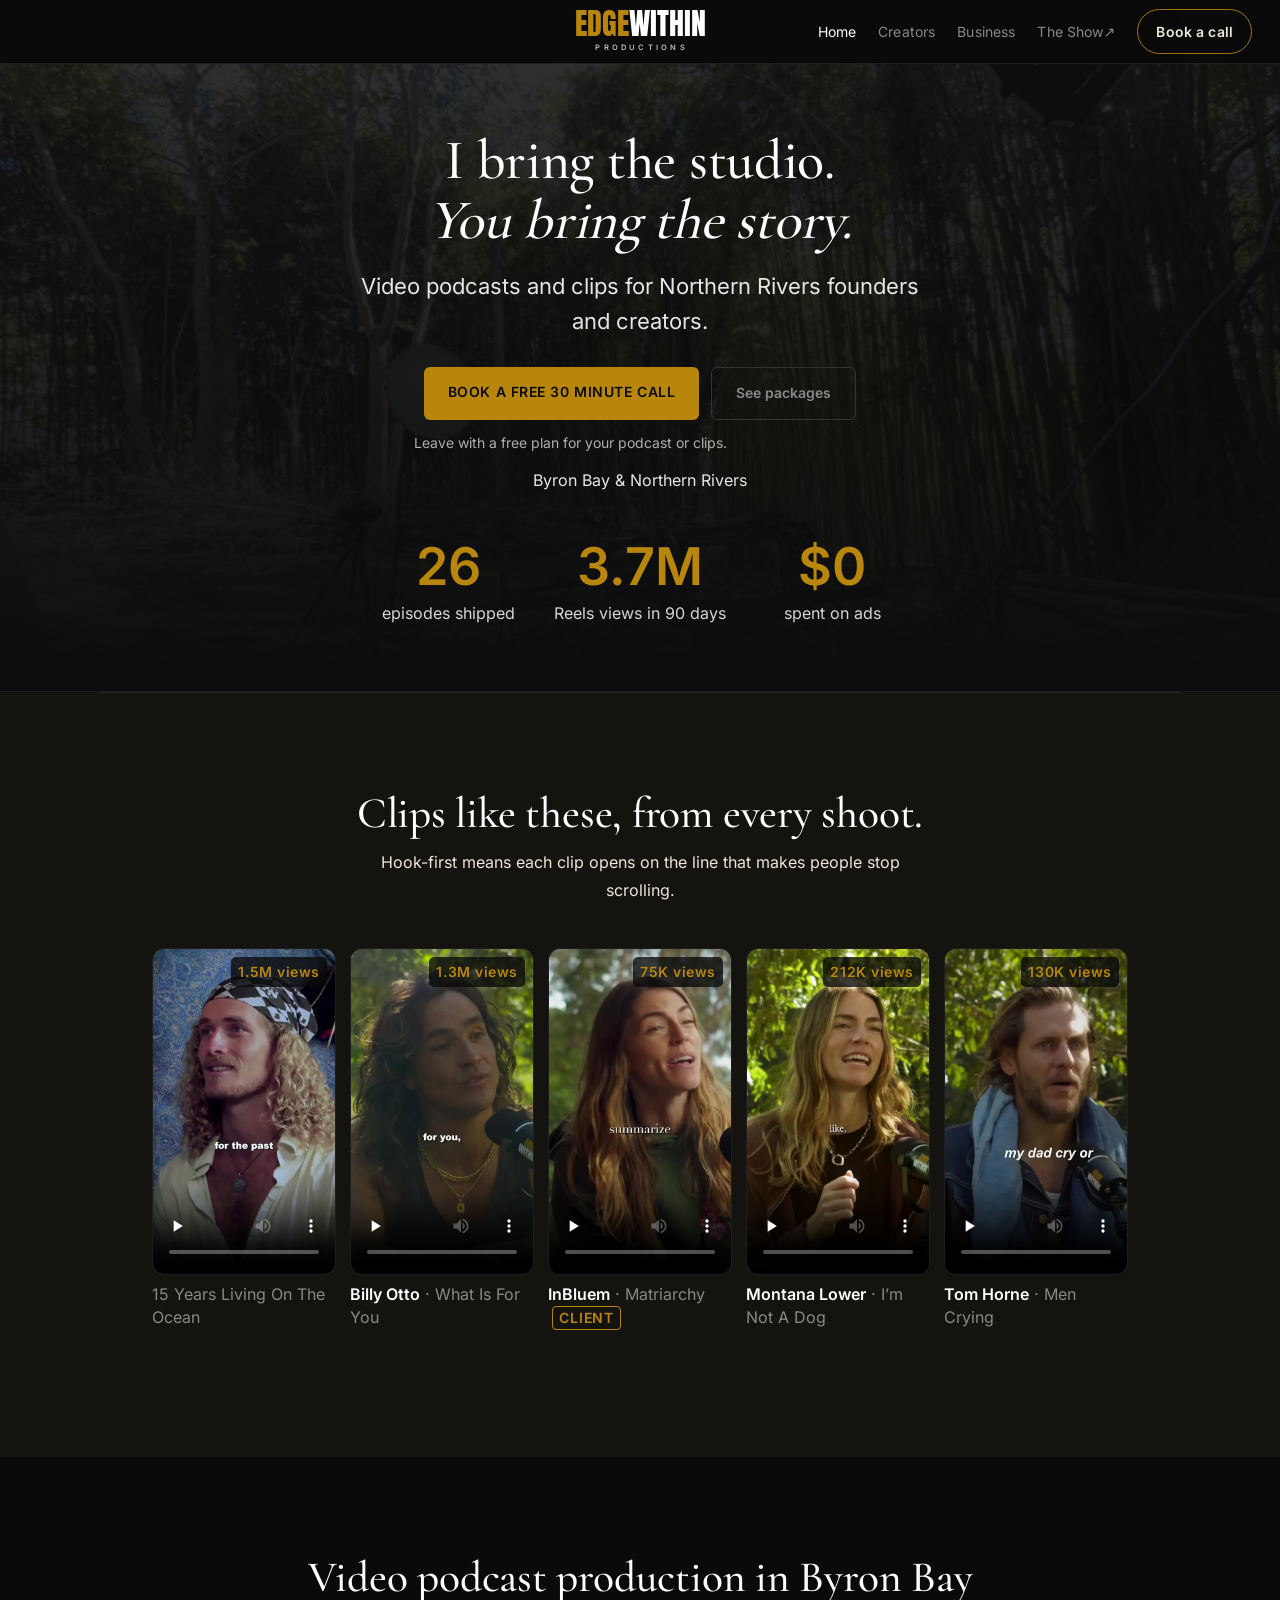
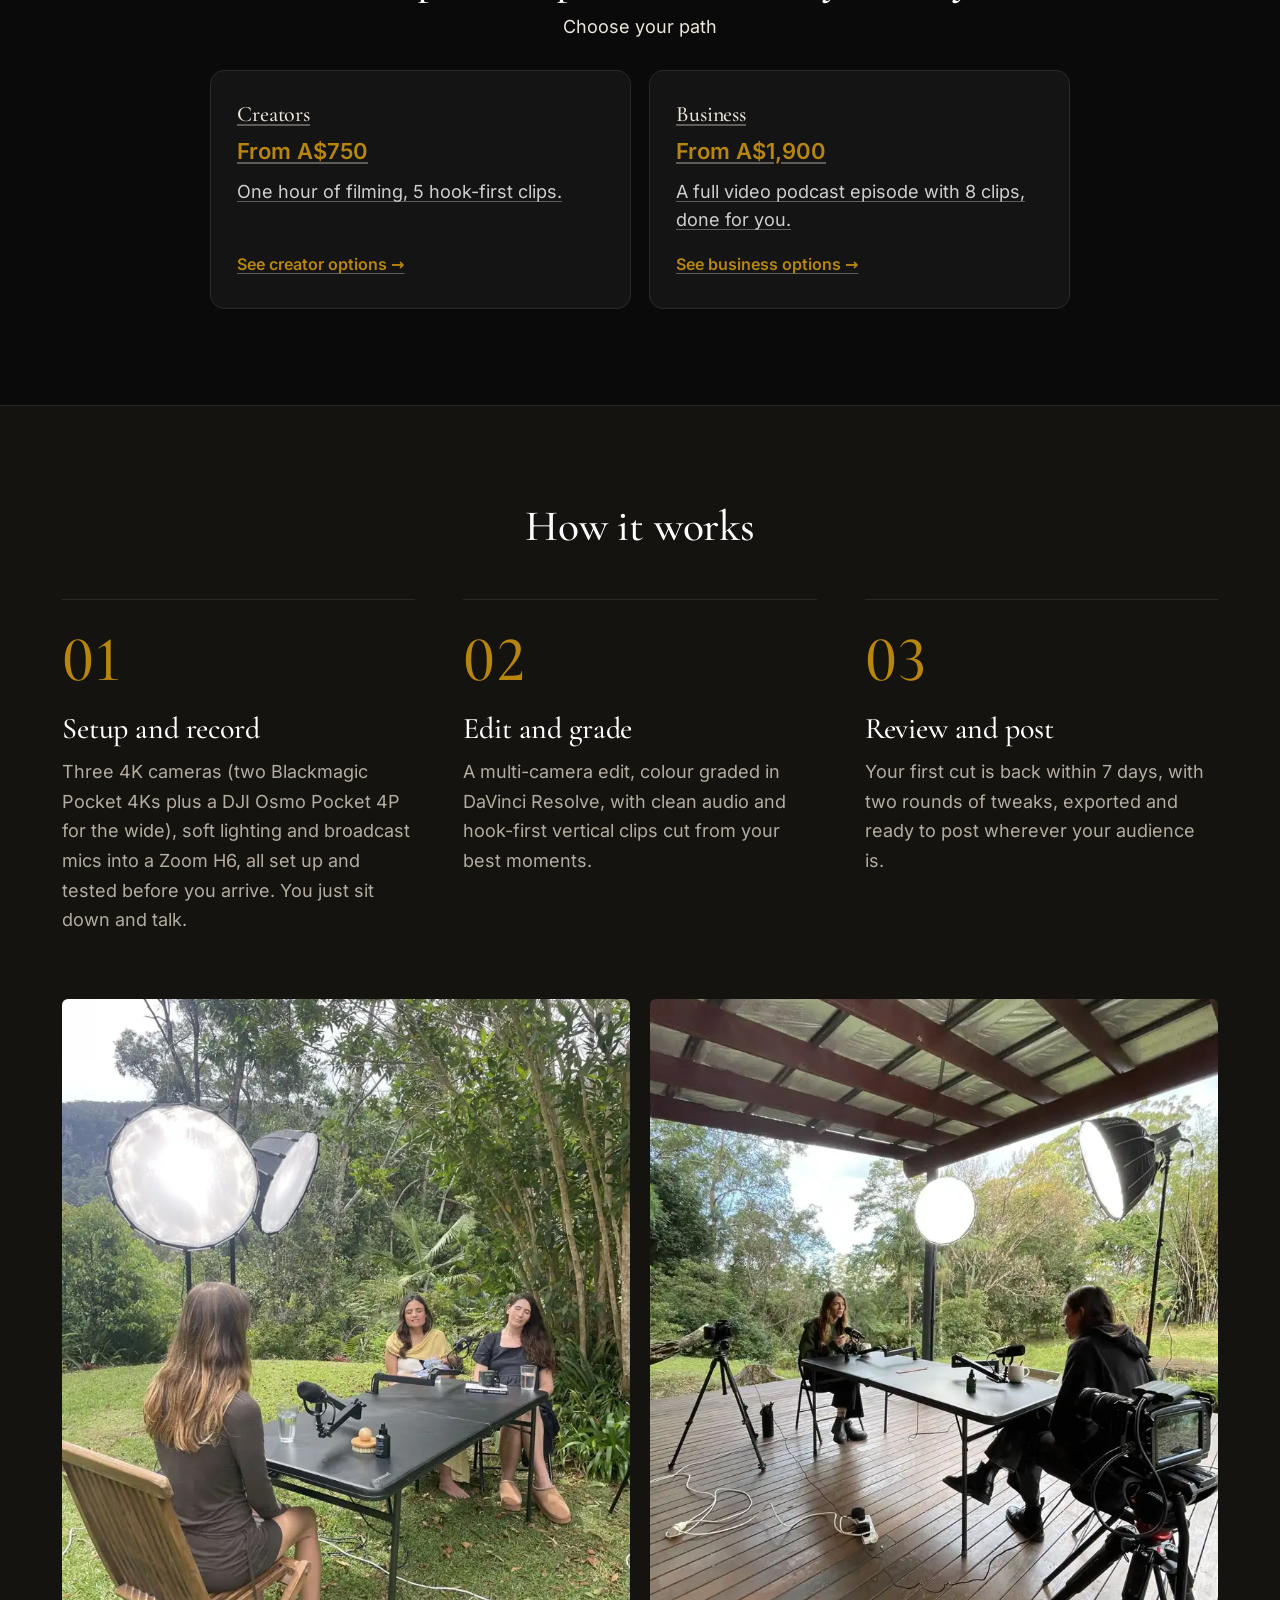
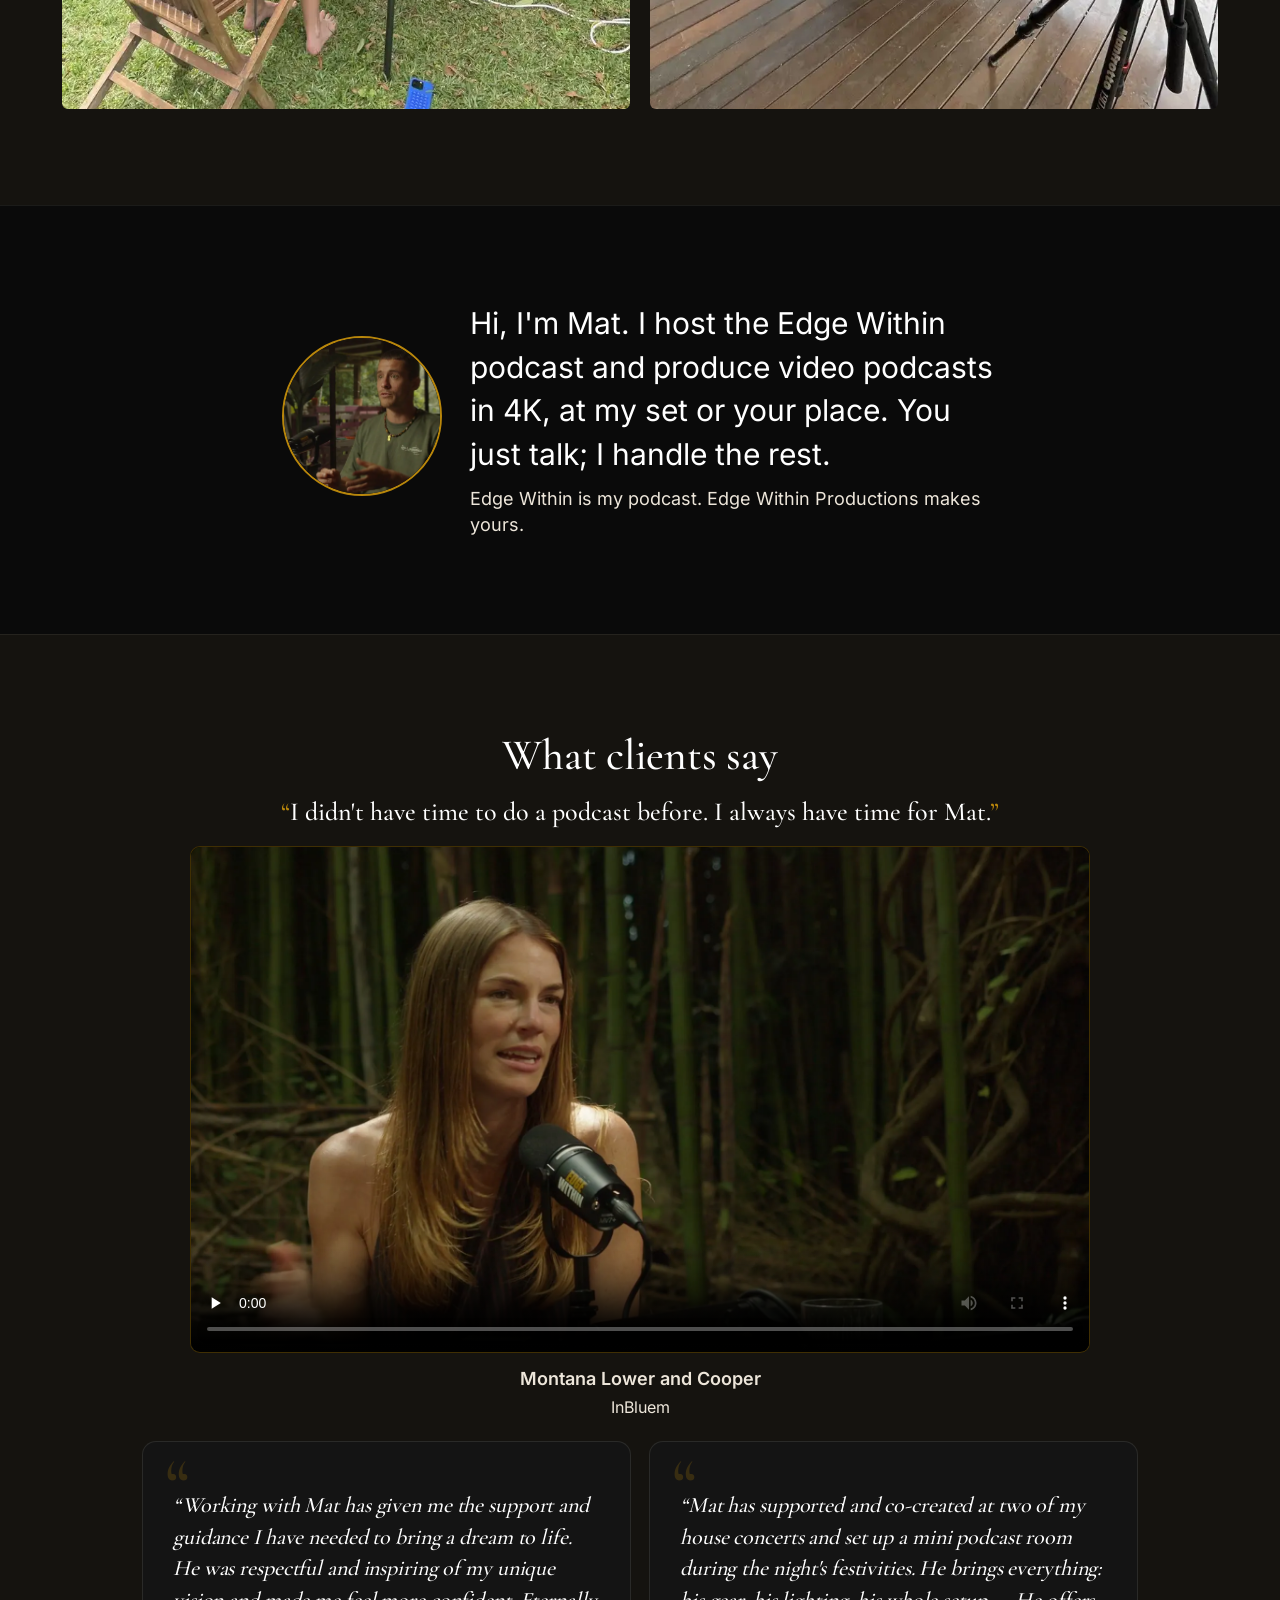
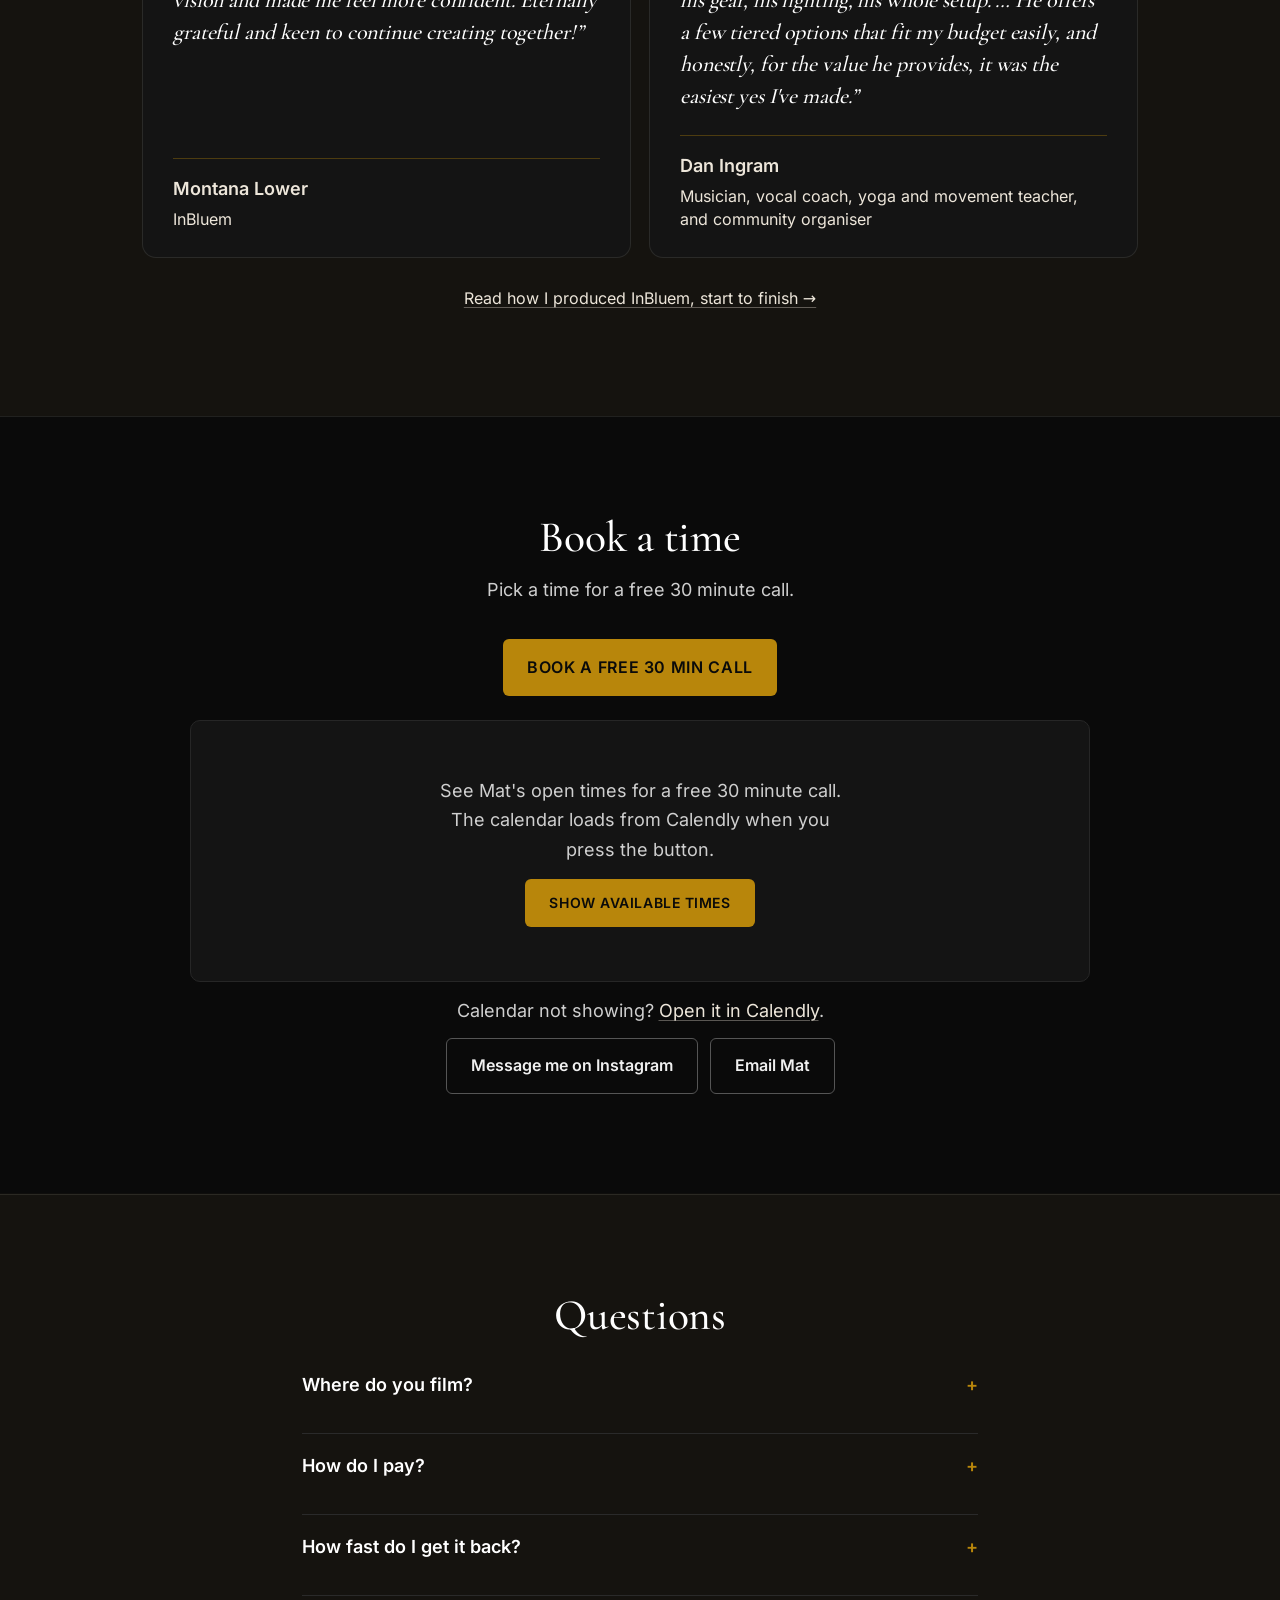
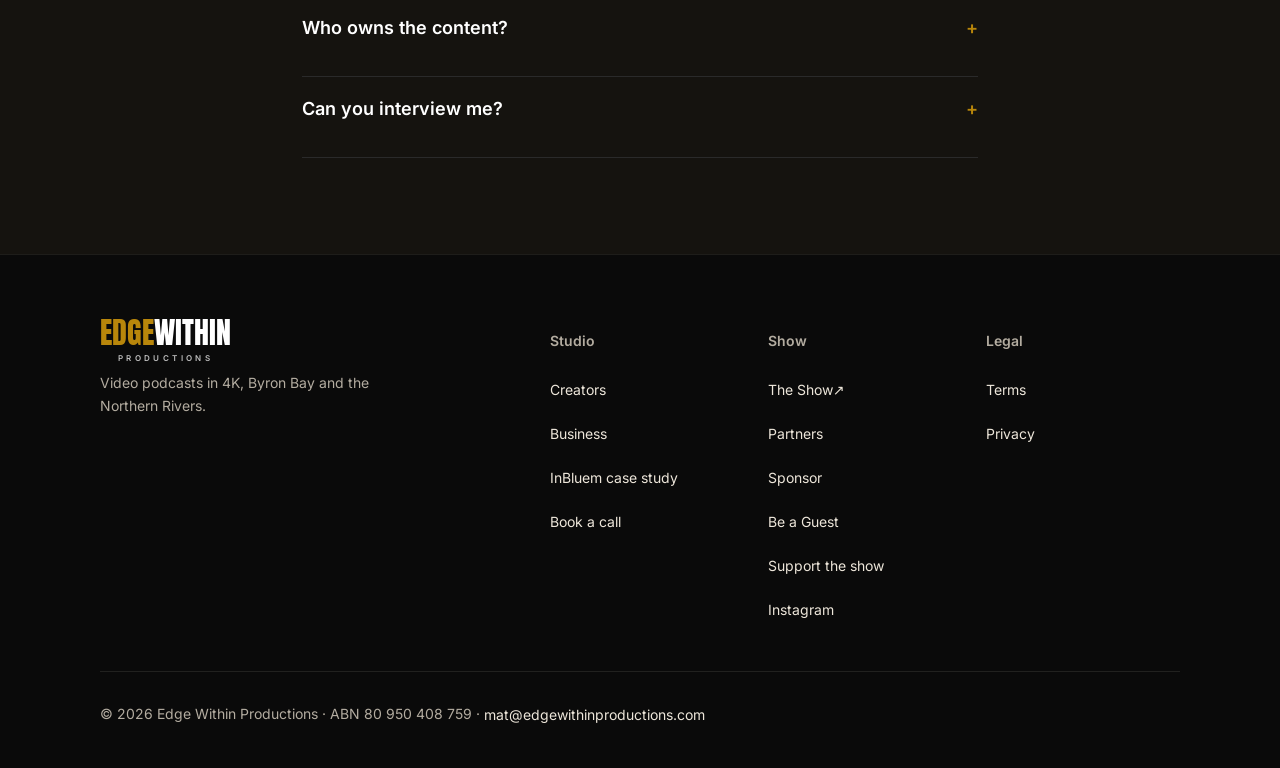
<file: pricing/index.html>
<!DOCTYPE html>
<html lang="en">
<head>
<meta charset="UTF-8">
<title>Podcast production packages · Edge Within</title>
<meta name="robots" content="noindex">
<link rel="canonical" href="https://edgewithinproductions.com/">
<meta http-equiv="refresh" content="0; url=../#pricing">
<script>location.replace('../#pricing');</script>
</head>
<body style="background:#0A0A0A;color:#fff;font-family:Arial,sans-serif;padding:40px;">
<p>Packages have moved. <a href="../#pricing" style="color:#b8860b;">See podcast production packages →</a></p>
</body>
</html>
</file>
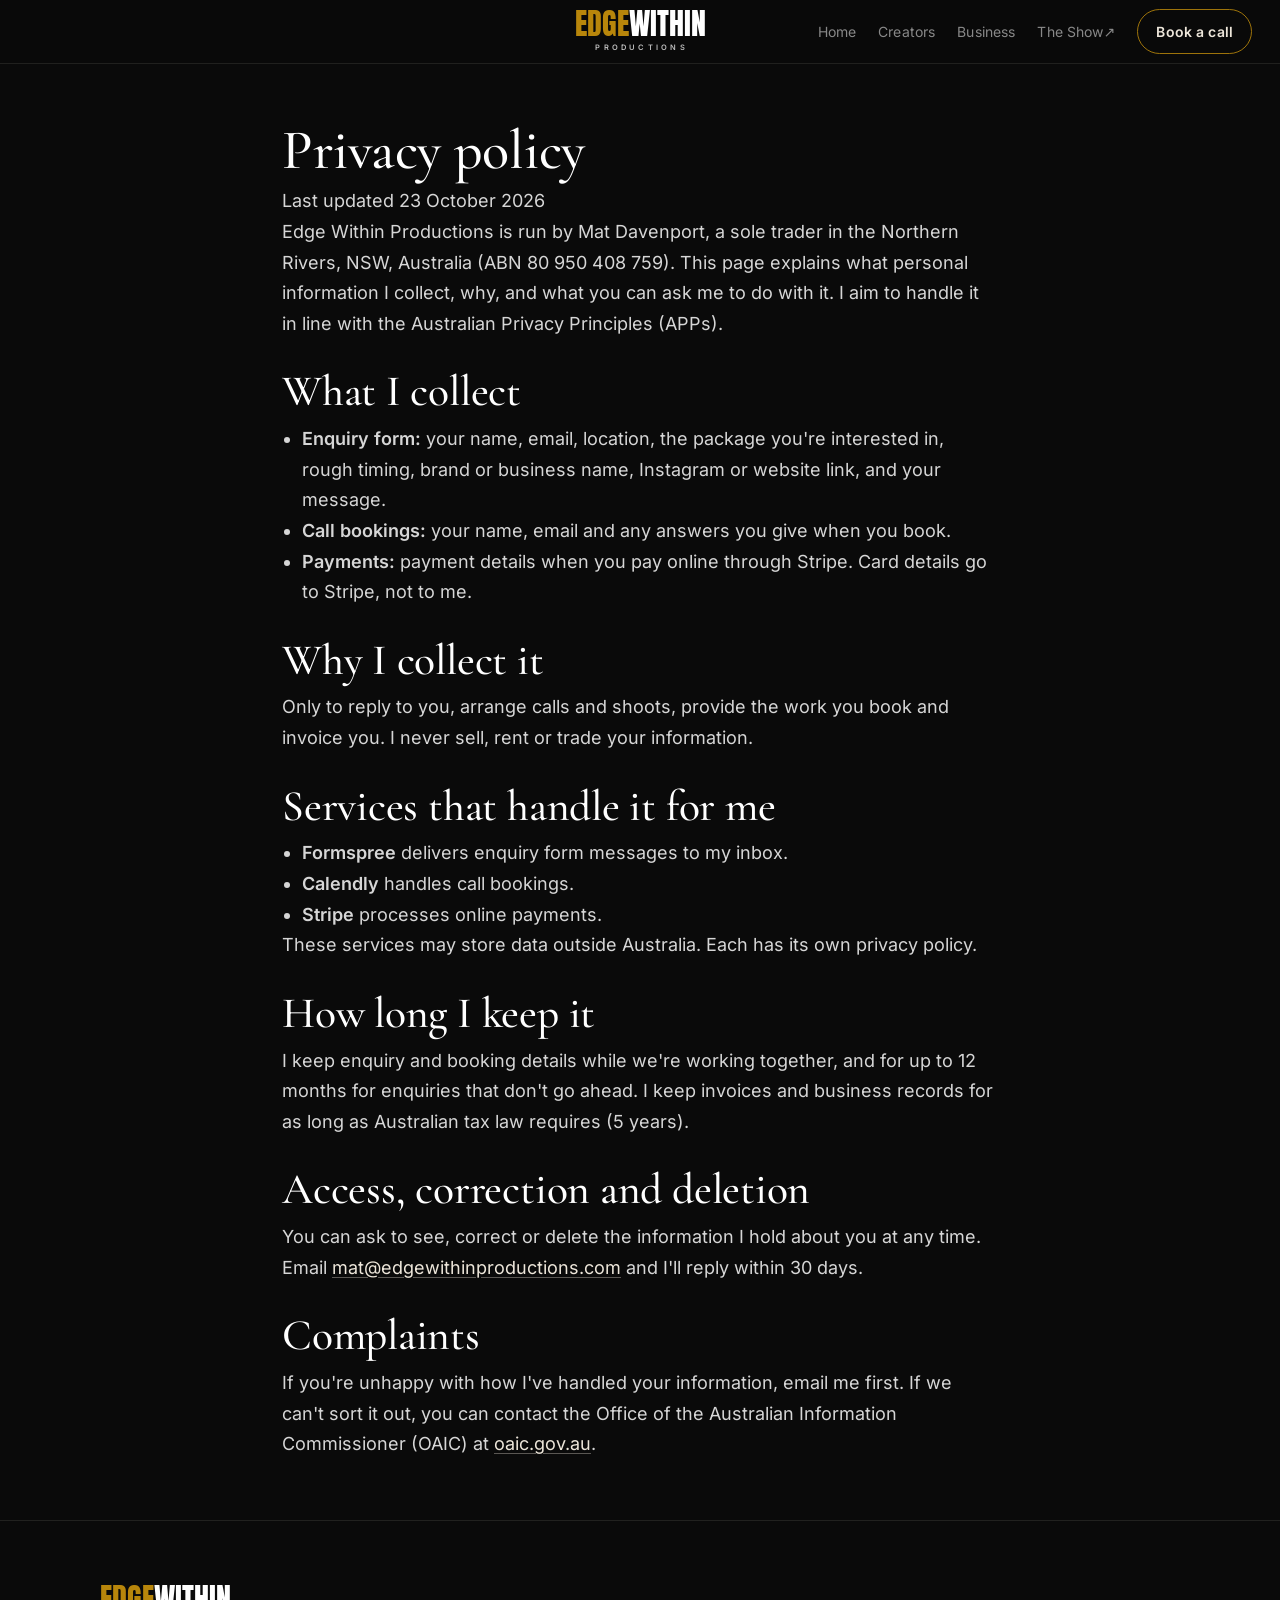
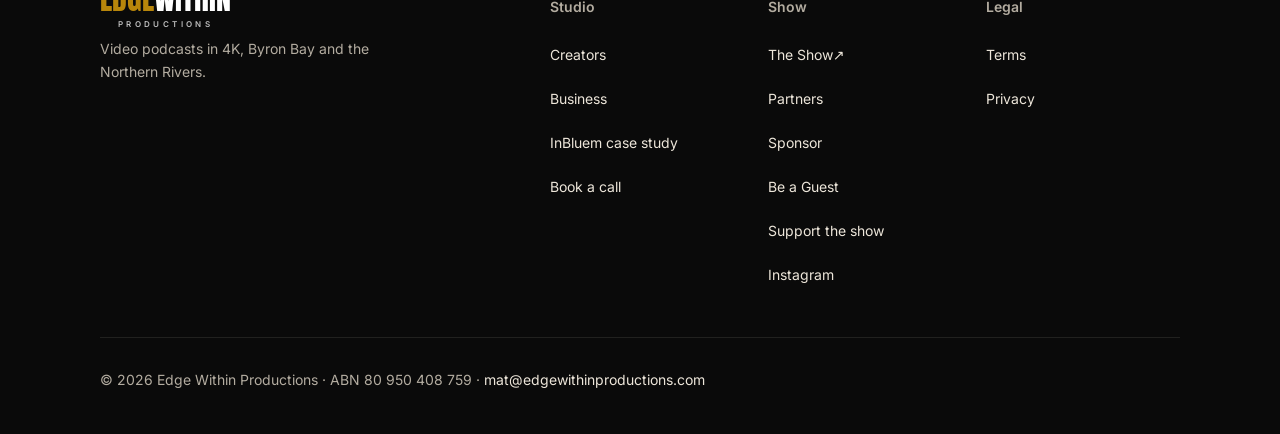
<file: privacy/index.html>
<!DOCTYPE html>
<html lang="en">
<head>
<meta charset="UTF-8">
<meta name="viewport" content="width=device-width, initial-scale=1.0">
<title>Privacy Policy · Edge Within Productions</title>
<meta name="description" content="How Edge Within Productions collects, uses and protects your personal information.">
<meta property="og:type" content="website">
<meta property="og:site_name" content="Edge Within">
<meta property="og:title" content="Privacy Policy · Edge Within Productions">
<meta property="og:description" content="How Edge Within Productions collects, uses and protects your personal information.">
<meta property="og:image" content="https://edgewithinproductions.com/og-image.jpg?v=2">
<meta property="og:image:width" content="1200">
<meta property="og:image:height" content="630">
<meta property="og:image:alt" content="Edge Within with Mat Davenport">
<meta property="og:url" content="https://edgewithinproductions.com/privacy/">
<meta name="twitter:card" content="summary_large_image">
<meta name="twitter:title" content="Privacy Policy · Edge Within Productions">
<meta name="twitter:description" content="How Edge Within Productions collects, uses and protects your personal information.">
<meta name="twitter:image" content="https://edgewithinproductions.com/og-image.jpg?v=2">
<link rel="canonical" href="https://edgewithinproductions.com/privacy/">
<link rel="icon" href="/favicon.ico?v=4" sizes="any">
<link rel="icon" type="image/png" sizes="32x32" href="/favicon-32x32.png?v=4">
<link rel="icon" type="image/png" sizes="16x16" href="/favicon-16x16.png?v=4">
<link rel="apple-touch-icon" href="/apple-touch-icon.png?v=4">
<!-- Anton for the wordmark, self-hosted and subset to the letters in EDGE WITHIN PRODUCTIONS. -->
<link rel="preload" href="/assets/fonts/anton-wordmark.woff2" as="font" type="font/woff2" crossorigin>
<style>
  *, *::before, *::after { box-sizing: border-box; margin: 0; padding: 0; }
  :root {
    --bg: #0A0A0A;
    --card: #111111;
    --card2: #0F0A04;
    --border: #1E1E1E;
    --gold: #b8860b;
    --gold2: #9a7009;
    --white: #FFFFFF;
    --grey: #888888;
    --grey2: #8a8a8a;
    --gold-dark: #7a5a06;
    --grey3: #222222;
    --grey4: #333333;
  }
  html { scroll-behavior: smooth; scroll-padding-top: 72px; }
  body { background: var(--bg); color: var(--white); font-family: var(--sans); line-height: 1.6; overflow-x: hidden; }

  a:focus-visible,
  button:focus-visible,
  input:focus-visible,
  select:focus-visible,
  textarea:focus-visible {
    outline: 2px solid var(--gold);
    outline-offset: 3px;
  }

  .skip-link {
    position: absolute; left: 12px; top: -48px; z-index: 300;
    background: var(--gold); color: var(--bg);
    font-family: var(--sans); font-size: 14px; font-weight: 700;
    padding: 10px 14px; border-radius: 6px; text-decoration: none;
  }
  .skip-link:focus { top: 12px; }

  nav {
    position: fixed; top: 0; left: 0; right: 0; z-index: 100;
    background: rgba(10,10,10,0.94);
    backdrop-filter: blur(12px);
    -webkit-backdrop-filter: blur(12px);
    border-bottom: 1px solid var(--border); height: 60px;
    display: flex; align-items: center; padding: 0 28px; justify-content: space-between;
  }
  /* Wordmark: gold EDGE + white WITHIN in Anton, matching the cover art */
  .wordmark {
    display: inline-flex; flex-direction: column; align-items: flex-start;
    text-decoration: none; line-height: 1;
  }
  .wordmark:hover, .wordmark:focus { text-decoration: none !important; }
  .wm-word {
    font-family: 'Anton', Impact, sans-serif; font-weight: 400;
    font-size: 30px; line-height: 1; letter-spacing: 0; text-transform: uppercase;
    white-space: nowrap;
  }
  .wm-edge { color: #b8860b; }
  .wm-within { color: #FFFFFF; }
  .wm-sub {
    font-family: var(--sans); font-size: 8px; font-weight: 700; line-height: 1;
    letter-spacing: 0.42em; text-transform: uppercase; color: #bdbdbd;
    margin-top: 4px; white-space: nowrap;
  }
  .wordmark--lg .wm-word { font-size: 30px; }
  .wordmark--lg .wm-sub { font-size: 9.5px; margin-top: 5px; }
  /* On a light background: WITHIN (and the sub line) go dark so they stay readable */
  .wordmark--on-light .wm-within { color: #0A0A0A; }
  .wordmark--on-light .wm-sub { color: #555555; }
  nav .wordmark .wm-word { font-size: 30px; }
  nav .wordmark .wm-sub { font-size: 7.5px; letter-spacing: 0.43em; margin-top: 3px; }
  /* PRODUCTIONS centred under EDGEWITHIN; the negative margin cancels the trailing letter-spacing */
  nav .wordmark { align-items: center; }
  nav .wordmark .wm-sub { margin-right: -0.43em; }
  .nav-links { display: flex; gap: 22px; align-items: center; list-style: none; }
  .nav-links a {
    font-family: var(--sans); font-size: 14px; color: var(--grey);
    text-decoration: none; letter-spacing: 0.02em; transition: color 0.2s;
  }
  .nav-links a:hover { color: var(--white); }
  .nav-links a { padding: 8px 0; }
  .nav-links a.nav-cta { padding: 8px 16px; }
  .nav-cta {
    background: var(--gold) !important; color: var(--bg) !important;
    font-family: var(--sans) !important; font-size: 14px !important;
    font-weight: 700 !important; letter-spacing: 0.01em; padding: 8px 16px;
    border-radius: 5px; 
  }
  .nav-cta:hover { background: var(--gold2) !important; }
  .nav-links a[aria-current="page"] { color: var(--white); }
  .hamburger {
    display: none; flex-direction: column; gap: 6px; cursor: pointer;
    background: none; border: none; padding: 8px; z-index: 101;
  }
  .hamburger span { width: 24px; height: 2px; background: var(--white); display: block; transition: all 0.3s; }
  .hamburger.active span:nth-child(1) { transform: translateY(8px) rotate(45deg); }
  .hamburger.active span:nth-child(2) { opacity: 0; }
  .hamburger.active span:nth-child(3) { transform: translateY(-8px) rotate(-45deg); }

  .sr-only {
    position: absolute; width: 1px; height: 1px; padding: 0; margin: -1px;
    overflow: hidden; clip: rect(0,0,0,0); white-space: nowrap; border: 0;
  }

  .eyebrow {
    font-family: var(--sans); font-size: 14px;
    letter-spacing: 0.01em;  color: var(--gold);
  }

  .hero {
    padding: 108px 24px 48px;
    background:
      radial-gradient(ellipse 70% 60% at 10% 0%, rgba(184,134,11,0.14) 0%, transparent 55%),
      #0D0D0D;
    border-bottom: 1px solid var(--border);
    display: flex;
    flex-direction: column;
    align-items: center;
    text-align: center;
    gap: 28px;
  }
  .hero-copy,
  .proof-strip,
  .showreel-wrap,
  .included-grid > *,
  .proof-metrics > * {
    min-width: 0;
  }
  .hero-copy {
    max-width: 820px;
    width: 100%;
    display: flex;
    flex-direction: column;
    align-items: center;
    gap: 16px;
  }
  .hero-copy > * { min-width: 0; max-width: 100%; }
  .proof-strip > *,
  .outcome > * { min-width: 0; }
  .hero-copy h1 {
    font-size: clamp(30px, 5vw, 48px); line-height: 1.08; font-weight: 400;
  }
  .hero-copy h1 em { color: var(--gold); font-style: italic; font-weight: 400; }
  .hero-sub {
    font-family: var(--sans); font-size: 16px; color: var(--grey);
    line-height: 1.7; max-width: 640px; width: 100%;
    overflow-wrap: break-word;
  }
  .hero-btns {
    display: flex; gap: 12px; flex-wrap: wrap; justify-content: center;
    margin-top: 4px; width: 100%;
  }
  .btn-primary {
    display: inline-block; background: var(--gold); color: var(--bg);
    font-family: var(--sans); font-size: 14px; font-weight: 700;
    letter-spacing: 0.04em; text-transform: uppercase; padding: 14px 24px;
    border-radius: 6px; text-decoration: none; transition: background 0.2s, transform 0.15s;
    border: none; cursor: pointer;
  }
  .btn-primary:hover { background: var(--gold2); transform: translateY(-1px); }
  .btn-secondary {
    display: inline-block; border: 1px solid var(--grey4); color: var(--grey);
    font-family: var(--sans); font-size: 14px; font-weight: 700;
    padding: 14px 24px; border-radius: 6px; text-decoration: none;
    transition: border-color 0.2s, color 0.2s;
  }
  .btn-secondary:hover { border-color: var(--gold); color: var(--white); }
  .pill {
    display: inline-block; max-width: 100%; box-sizing: border-box;
    text-align: center; line-height: 1.55;
    background: rgba(184,134,11,0.12); border: 1px solid var(--gold);
    color: var(--gold); font-family: var(--sans); font-size: 14px;
    font-weight: 700; letter-spacing: 0.01em; padding: 10px 16px;
    border-radius: 6px; 
  }
  .pill-loc { white-space: nowrap; }
  .pill-loc::before { content: ' · '; }
  .hero-price-link {
    font-family: var(--sans);
    font-size: 14px;
    color: var(--grey);
    text-decoration: none;
    border-bottom: 1px solid rgba(184,134,11,0.45);
    padding-bottom: 1px;
    transition: color 0.2s, border-color 0.2s;
    margin-top: -4px;
  }
  .hero-price-link:hover {
    color: var(--gold);
    border-bottom-color: var(--gold);
  }

  .showreel-wrap {
    width: 100%;
    max-width: 900px;
    text-align: center;
  }
  .showreel {
    width: 100%;
    aspect-ratio: 16 / 9;
    border-radius: 14px;
    overflow: hidden;
    border: 1px solid var(--border);
    background: #000;
    box-shadow: 0 24px 60px rgba(0,0,0,0.4);
  }
  .showreel iframe,
  .showreel video {
    width: 100%;
    height: 100%;
    display: block;
    border: 0;
  }
  /* Click-to-load YouTube facade: thumbnail + play button, real iframe only on click */
  .yt-facade { position: relative; display: block; width: 100%; height: 100%; background: #000; cursor: pointer; }
  .yt-facade img { width: 100%; height: 100%; object-fit: cover; display: block; }
  .yt-play {
    position: absolute; top: 50%; left: 50%; transform: translate(-50%, -50%);
    line-height: 0; transition: transform 0.2s;
    filter: drop-shadow(0 6px 18px rgba(0,0,0,0.55));
  }
  .yt-facade:hover .yt-play, .yt-facade:focus-visible .yt-play { transform: translate(-50%, -50%) scale(1.08); }
  .yt-facade:focus-visible { outline-offset: -4px; }
  .showreel-caption {
    font-family: var(--sans);
    font-size: 14px;
    color: var(--grey);
    margin-top: 12px;
    line-height: 1.5;
    padding: 0 8px;
    overflow-wrap: break-word;
  }

  .proof-strip {
    width: 100%;
    max-width: 900px;
    display: grid;
    grid-template-columns: 1.15fr 1fr;
    gap: 22px;
    align-items: center;
    text-align: left;
    background: var(--card);
    border: 1px solid var(--border);
    border-radius: 14px;
    padding: 24px;
  }
  .proof-strip .eyebrow { margin-bottom: 8px; }
  .proof-strip h2 {
    font-size: 22px; font-weight: 400; line-height: 1.25; margin-bottom: 10px;
    overflow-wrap: anywhere;
  }
  .proof-strip p {
    font-family: var(--sans); font-size: 14px; color: var(--grey); line-height: 1.65;
    overflow-wrap: break-word;
  }
  .proof-strip a {
    color: var(--gold); text-decoration: none; font-weight: 600;
    display: inline-block; padding: 8px 0;
  }
  .proof-strip a:hover { text-decoration: underline; }
  .proof-metrics {
    display: grid; grid-template-columns: 1fr 1fr; gap: 10px;
  }
  .proof-metric {
    background: var(--card2);
    border: 1px solid var(--border);
    border-radius: 10px;
    padding: 16px 12px;
    text-align: center;
  }
  .proof-metric .v {
    font-family: var(--sans); font-size: 22px; font-weight: 700; color: var(--gold); line-height: 1;
  }
  .proof-metric .l {
    font-family: var(--sans); font-size: 14px; color: var(--grey); margin-top: 6px;
  }

  .section {
    padding: 72px clamp(24px, 5vw, 48px);
    max-width: 1080px; margin: 0 auto;
  }
  .section-full {
    padding: 72px clamp(24px, 5vw, 48px);
    background: #0D0D0D; border-top: 1px solid var(--border);
  }
  .section-inner { max-width: 1080px; margin: 0 auto; }
  .section-header { max-width: 640px; margin-bottom: 32px; }
  .section-header.center { text-align: center; margin-left: auto; margin-right: auto; }
  .section-header .eyebrow { margin-bottom: 12px; }
  .section-header h2 {
    font-size: clamp(24px, 3.2vw, 36px); font-weight: 400; line-height: 1.15; margin-bottom: 12px;
  }
  .section-header h2 em { color: var(--gold); font-style: italic; }
  .section-header p {
    font-family: var(--sans); font-size: 16px; color: var(--grey); line-height: 1.7;
  }

  .outcome {
    background: var(--card);
    border: 1px solid var(--border);
    border-radius: 12px;
    padding: 28px 24px;
    display: flex;
    flex-direction: column;
    transition: border-color 0.2s;
  }
  .outcome:hover { border-color: #2a2a2a; }
  .outcome h3 {
    font-family: var(--sans); font-size: 16px; font-weight: 700;
    color: var(--white); margin-bottom: 12px;
  }
  .outcome p {
    font-family: var(--sans); font-size: 14px; color: var(--grey); line-height: 1.65;
    flex: 1; overflow-wrap: break-word;
  }
  .outcome.highlight {
    border-color: var(--gold);
    background: var(--card2);
  }
  .outcome.highlight:hover { border-color: var(--gold); }
  .card-link {
    display: inline-block;
    margin-top: 18px;
    font-family: var(--sans);
    font-size: 14px;
    font-weight: 700;
    color: var(--gold);
    text-decoration: none;
  }
  .card-link:hover { text-decoration: underline; }

  .phase-num {
    width: 38px; height: 38px; border-radius: 50%; background: var(--card2);
    border: 2px solid var(--gold); color: var(--gold);
    font-family: var(--sans); font-size: 14px; font-weight: 700;
    display: flex; align-items: center; justify-content: center; margin: 0 auto 12px;
  }

  /* "What you get" timeline: 4 numbered steps joined by a gold line (vertical on mobile) */
  .timeline {
    list-style: none; display: grid; grid-template-columns: repeat(4, 1fr); gap: 14px;
    max-width: 1000px; margin: 0 auto 28px; position: relative;
  }
  .timeline::before {
    content: ''; position: absolute; top: 19px; left: 12.5%; right: 12.5%;
    height: 1px; background: rgba(184,134,11,0.45); z-index: 0;
  }
  .tl-step { position: relative; z-index: 1; display: flex; flex-direction: column; min-width: 0; }
  .tl-step .phase-num { margin: 0 auto 14px; flex-shrink: 0; }
  .tl-card {
    flex: 1; background: var(--card); border: 1px solid var(--border);
    border-radius: 12px; padding: 20px 18px; text-align: left;
  }
  .tl-step--launch .tl-card { border-color: var(--gold); background: var(--card2); }
  .tl-when {
    font-family: var(--sans); font-size: 14px; font-weight: 700;
    letter-spacing: 0.01em;  color: var(--gold); margin-bottom: 6px;
  }
  .tl-card h3 {
    font-family: var(--sans); font-size: 16px; font-weight: 700;
    color: var(--white); margin-bottom: 8px;
  }
  .tl-card p {
    font-family: var(--sans); font-size: 14px; color: var(--grey); line-height: 1.6;
    overflow-wrap: break-word;
  }
  .included-box p {
    font-family: var(--sans); font-size: 14px; color: var(--grey); line-height: 1.6;
    margin-bottom: 10px;
  }
  .included-box p:last-child { margin-bottom: 0; }
  .included-box--gold { border-color: var(--gold); background: var(--card2); }
  .included-box--gold h3 { color: var(--gold); }
  .hero-promise {
    font-family: var(--sans); font-size: 14px; color: #cfcfcf; line-height: 1.6;
    max-width: 640px; width: 100%;
  }
  .hero-promise strong { color: var(--gold); }

  .included-grid {
    display: grid;
    grid-template-columns: 1fr 1fr;
    gap: 14px;
  }
  .included-box {
    background: var(--card);
    border: 1px solid var(--border);
    border-radius: 12px;
    padding: 24px 22px;
  }
  .included-box-single {
    max-width: 640px;
    margin-left: auto;
    margin-right: auto;
  }
  .included-box h3,
  .included-box h4 {
    font-family: var(--sans); font-size: 14px; font-weight: 700;
    color: var(--white); margin-bottom: 14px;
  }
  .included-box ul { list-style: none; }
  .included-box li {
    font-family: var(--sans); font-size: 14px; color: var(--grey);
    padding-left: 18px; position: relative; line-height: 1.5; margin-bottom: 8px;
  }
  .included-box li:last-child { margin-bottom: 0; }
  .included-box li::before {
    content: '';
    position: absolute;
    left: 0; top: 7px;
    width: 6px; height: 6px; border-radius: 50%;
    background: var(--gold);
  }
  .included-note {
    margin-top: 14px;
    font-family: var(--sans); font-size: 14px; color: var(--grey); line-height: 1.55;
  }

  .after-split {
    display: grid;
    grid-template-columns: 1fr 1fr;
    gap: 16px;
  }

  #pricing.section-full {
    background:
      radial-gradient(ellipse 80% 70% at 15% 20%, rgba(184,134,11,0.18) 0%, transparent 55%),
      radial-gradient(ellipse 60% 50% at 90% 80%, rgba(184,134,11,0.1) 0%, transparent 50%),
      linear-gradient(180deg, #14100a 0%, #0F0A04 50%, #120e08 100%);
    border-top: 1px solid rgba(184,134,11,0.35);
    border-bottom: 1px solid rgba(184,134,11,0.25);
  }
  #pricing .section-header p { color: #b0b0b0; }
  .pricing-grid {
    display: grid; grid-template-columns: 1fr 1.15fr 1fr; gap: 16px;
    max-width: 1000px; margin: 0 auto 20px; align-items: stretch;
    padding-top: 14px;
  }
  .tier {
    background: #F4F3F0; border: 1px solid #e0dcd4;
    border-radius: 12px; padding: 26px 22px; display: flex; flex-direction: column;
    box-shadow: 0 12px 40px rgba(0,0,0,0.25);
  }
  .tier.featured {
    background: #fffdf8; border: 2px solid var(--gold); position: relative;
    box-shadow: 0 8px 28px rgba(184,134,11,0.18), 0 16px 48px rgba(0,0,0,0.28);
  }
  .tier-badge {
    position: absolute; top: -12px; left: 50%; transform: translateX(-50%);
    background: var(--gold); color: var(--bg); font-family: var(--sans);
    font-size: 14px; font-weight: 700; letter-spacing: 0.1em; 
    padding: 4px 14px; border-radius: 20px; white-space: nowrap;
  }
  .tier-name {
    font-family: var(--sans); font-size: 14px; letter-spacing: 0.01em;
     color: #666; margin-bottom: 8px;
  }
  .tier-price {
    font-size: 44px; font-weight: 700; color: #0A0A0A;
    font-family: var(--sans); line-height: 1; margin-bottom: 4px;
  }
  .tier.featured .tier-price { color: var(--gold-dark); }
  .tier-period {
    font-family: var(--sans); font-size: 14px; color: #666; margin-bottom: 6px;
  }
  .tier-total {
    font-family: var(--sans); font-size: 14px; font-weight: 700; color: #0A0A0A;
    margin-bottom: 16px;
  }
  .tier.featured .tier-total { color: #3a3a3a; }
  .tier-list {
    list-style: none; display: flex; flex-direction: column; gap: 9px;
    margin-bottom: 22px; flex: 1;
  }
  .tier-list li {
    font-family: var(--sans); font-size: 14px; color: #3a3a3a;
    padding-left: 16px; position: relative; line-height: 1.4;
  }
  .tier-list li::before {
    content: ''; position: absolute; left: 0; top: 7px;
    width: 6px; height: 6px; border-radius: 50%; background: var(--gold);
  }
  .tier .btn-primary { text-align: center; width: 100%; }

  .value-note {
    text-align: center; font-family: var(--sans); font-size: 14px;
    color: #b0b0b0; max-width: 640px; margin: 0 auto 12px; line-height: 1.65;
    padding: 14px 16px;
    background: rgba(184,134,11,0.12);
    border: 1px solid rgba(184,134,11,0.35);
    border-radius: 8px;
  }
  .value-note strong { color: var(--gold); }
  .value-note a { color: var(--gold); font-weight: 700; text-decoration: none; }
  .value-note a:hover { text-decoration: underline; }

  .monthly-card {
    max-width: 640px; margin: 0 auto 12px;
    display: flex; align-items: center; justify-content: space-between; gap: 16px;
    padding: 14px 16px 14px 20px; border-radius: 8px;
    background: rgba(0,0,0,0.25); border: 1px solid rgba(184,134,11,0.35);
  }
  .monthly-card p { font-family: var(--sans); font-size: 14px; color: #b0b0b0; line-height: 1.5; }
  .monthly-card p strong { color: var(--white); }
  .monthly-card .btn-secondary {
    white-space: nowrap; color: var(--gold); border-color: rgba(184,134,11,0.6);
    padding: 10px 18px; font-size: 14px;
  }
  .monthly-card .btn-secondary:hover { color: var(--white); border-color: var(--gold); }

  .founding-callout {
    max-width: 1000px; margin: 8px auto 20px;
    display: grid; grid-template-columns: auto 1fr auto; gap: 24px; align-items: center;
    padding: 22px 26px; border-radius: 12px;
    background: linear-gradient(135deg, rgba(184,134,11,0.16) 0%, rgba(184,134,11,0.05) 100%);
    border: 1px solid rgba(184,134,11,0.55);
  }
  .founding-price {
    font-family: var(--sans); font-size: 30px; font-weight: 700; color: var(--gold);
    line-height: 1; white-space: nowrap;
  }
  .founding-price span {
    display: block; margin-top: 6px; font-size: 14px; font-weight: 400; color: #b0b0b0;
    font-family: var(--sans); letter-spacing: 0.01em; 
  }
  .founding-callout .eyebrow { margin-bottom: 6px; }
  .founding-callout p {
    font-family: var(--sans); font-size: 14px; color: #cfcfcf; line-height: 1.6; margin: 0;
  }
  .founding-callout p strong { color: var(--white); }
  .founding-callout .btn-secondary { white-space: nowrap; color: var(--gold); border-color: rgba(184,134,11,0.6); }
  .founding-callout .btn-secondary:hover { color: var(--white); border-color: var(--gold); }

  .addons {
    max-width: 720px;
    margin: 28px auto 0;
    background: rgba(0,0,0,0.25);
    border: 1px solid rgba(255,255,255,0.08);
    border-radius: 12px;
    padding: 22px 24px 18px;
  }
  .addons-label {
    font-family: var(--sans);
    font-size: 14px;
    font-weight: 700;
    letter-spacing: 0.01em;
    
    color: var(--gold);
    margin-bottom: 14px;
  }
  .addons-list {
    list-style: none;
    margin: 0;
    padding: 0;
    display: flex;
    flex-direction: column;
  }
  .addons-list li {
    font-family: var(--sans);
    font-size: 14px;
    color: #b0b0b0;
    line-height: 1.55;
    padding: 11px 0;
    border-bottom: 1px solid rgba(255,255,255,0.06);
  }
  .addons-list li:last-child { border-bottom: none; padding-bottom: 2px; }
  .addons-list li strong {
    color: var(--white);
    font-weight: 700;
    display: inline;
  }
  .addons-list li strong::after { content: ': '; font-weight: 700; color: var(--white); }

  .form-section {
    background:
      radial-gradient(ellipse 70% 60% at 50% 0%, rgba(184,134,11,0.16) 0%, transparent 55%),
      linear-gradient(180deg, #120e08 0%, #0D0D0D 55%, #0A0A0A 100%);
    border-top: 1px solid rgba(184,134,11,0.3);
    padding: 72px 24px;
  }
  .form-inner { max-width: 680px; margin: 0 auto; }
  .form-card {
    background: #F4F3F0;
    border: 1px solid #e0dcd4;
    border-radius: 14px;
    padding: clamp(28px, 4vw, 40px) clamp(22px, 4vw, 36px);
    box-shadow:
      0 0 0 1px rgba(184,134,11,0.08),
      0 24px 60px rgba(0,0,0,0.4),
      0 0 60px rgba(184,134,11,0.06);
    color: #1a1a1a;
  }
  .form-header { text-align: center; margin-bottom: 28px; }
  .form-header .eyebrow { color: var(--gold-dark); }
  .form-header h2 {
    font-size: clamp(22px, 3vw, 32px); font-weight: 400; margin: 10px 0;
    color: #0A0A0A;
  }
  .form-header p {
    font-family: var(--sans); font-size: 16px; color: #555; line-height: 1.7;
  }
  .form-grid { display: grid; grid-template-columns: 1fr 1fr; gap: 14px; }
  .field { display: flex; flex-direction: column; gap: 6px; }
  .field.full { grid-column: 1 / -1; }
  label {
    font-family: var(--sans); font-size: 14px;
    letter-spacing: 0.01em;  color: #555;
  }
  input, select, textarea {
    background: #fff; border: 1px solid #d4d0c8; border-radius: 8px;
    padding: 12px 14px; color: #0A0A0A; font-family: var(--sans);
    font-size: 16px; outline: none; width: 100%;
    appearance: none; -webkit-appearance: none;
  }
  input:focus, select:focus, textarea:focus {
    border-color: var(--gold);
    box-shadow: 0 0 0 3px rgba(184,134,11,0.15);
  }
  input::placeholder, textarea::placeholder { color: #999; }
  select {
    background-image: linear-gradient(45deg, transparent 50%, #666 50%), linear-gradient(135deg, #666 50%, transparent 50%);
    background-position: calc(100% - 18px) calc(50% - 2px), calc(100% - 12px) calc(50% - 2px);
    background-size: 6px 6px, 6px 6px; background-repeat: no-repeat; padding-right: 32px;
  }
  select option { background: #fff; color: #0A0A0A; }
  textarea { resize: vertical; min-height: 88px; font-size: 16px; }
  .submit-btn {
    width: 100%; background: var(--gold); color: var(--bg);
    font-family: var(--sans); font-size: 14px; font-weight: 700;
    padding: 15px; border: none; border-radius: 8px; cursor: pointer;
    margin-top: 8px; transition: background 0.2s, transform 0.15s;
  }
  .submit-btn:hover { background: var(--gold2); transform: translateY(-1px); }
  .submit-btn:disabled { opacity: 0.6; cursor: not-allowed; transform: none; }
  .form-dm {
    text-align: center; font-family: var(--sans); font-size: 14px;
    color: #666; margin-top: 14px;
  }
  .form-dm a { color: var(--gold-dark); text-decoration: underline; font-weight: 600; }
  .form-dm a:hover { text-decoration: underline; }
  .success-msg {
    display: none; background: #eef8ef; border: 1px solid #22C55E;
    border-radius: 10px; padding: 28px; text-align: center; margin-top: 8px;
  }
  .success-msg .check { font-size: 30px; margin-bottom: 10px; color: #16a34a; }
  .success-msg h3 { color: #15803d; font-size: 18px; margin-bottom: 8px; }
  .success-msg p { font-family: var(--sans); font-size: 14px; color: #444; }

  .faq-list { max-width: 680px; margin: 0 auto; }
  .faq-item { border-bottom: 1px solid var(--border); }
  .faq-q {
    width: 100%; background: none; border: none; color: var(--white);
    font-family: var(--sans); font-size: 16px; font-weight: 700;
    text-align: left; padding: 18px 0; cursor: pointer;
    display: flex; justify-content: space-between; align-items: center; gap: 16px;
  }
  .faq-q::after {
    content: '+'; color: var(--gold); font-size: 22px; font-weight: 400; flex-shrink: 0;
  }
  .faq-item.open .faq-q::after { content: '−'; }
  .faq-a {
    display: none; font-family: var(--sans); font-size: 14px;
    color: var(--grey); line-height: 1.7; padding: 0 0 18px;
  }
  .faq-item.open .faq-a { display: block; }
  .faq-a a { color: var(--gold); text-decoration: none; font-weight: 600; }
  .faq-a a:hover { text-decoration: underline; }

  footer {
    background: var(--bg); border-top: 1px solid var(--border);
    padding: 28px 32px; display: flex; justify-content: space-between;
    align-items: center; flex-wrap: wrap; gap: 12px;
  }
  footer p { font-family: var(--sans); font-size: 14px; color: var(--grey2); }
  .footer-brand { display: flex; flex-direction: column; align-items: flex-start; gap: 8px; }
  footer a { color: var(--gold); text-decoration: none; display: inline-block; padding: 6px 0; }
  footer a:hover { text-decoration: underline; }

  .mobile-cta {
    display: none; position: fixed; bottom: 0; left: 0; right: 0;
    background: var(--gold); color: var(--bg); text-align: center;
    padding: 15px; font-family: var(--sans); font-size: 14px;
    font-weight: 700; text-decoration: none; z-index: 200;
  }



  .compare-wrap {
    max-width: 900px;
    margin: 0 auto;
    border: 1px solid var(--border);
    border-radius: 14px;
    overflow: hidden;
    background: var(--card);
  }
  .compare-table { width: 100%; }
  .compare-row {
    display: grid;
    grid-template-columns: minmax(110px, 0.9fr) 1fr 1.15fr;
    gap: 0;
    border-bottom: 1px solid var(--border);
  }
  .compare-row:last-child { border-bottom: none; }
  .compare-row > div {
    padding: 16px 18px;
    font-family: var(--sans);
    font-size: 14px;
    line-height: 1.55;
    color: var(--grey);
  }
  .compare-row.compare-head > div {
    font-family: var(--sans);
    font-size: 14px;
    font-weight: 700;
    letter-spacing: 0.01em;
    
    color: var(--gold);
    background: var(--card2);
    padding: 14px 18px;
  }
  .compare-label {
    color: var(--white) !important;
    font-weight: 700 !important;
    font-size: 14px !important;
  }
  .compare-row .compare-ew {
    color: #d4d4d4;
    background: rgba(184,134,11,0.06);
    border-left: 1px solid rgba(184,134,11,0.25);
  }
  .compare-head .compare-ew {
    background: rgba(184,134,11,0.12) !important;
    color: var(--gold) !important;
    border-left: 1px solid rgba(184,134,11,0.25);
  }
  .compare-close {
    max-width: 680px;
    margin: 22px auto 0;
    text-align: center;
    font-family: var(--sans);
    font-size: 16px;
    color: var(--grey);
    line-height: 1.7;
  }

  .audience-grid {
    display: grid; grid-template-columns: repeat(3, 1fr); gap: 12px;
  }
  .audience-card {
    background: var(--card); border: 1px solid var(--border);
    border-radius: 10px; padding: 22px 20px; text-align: left;
  }
  .audience-card h3 {
    font-family: var(--sans); font-size: 14px; font-weight: 700;
    color: var(--white); margin-bottom: 8px;
  }
  .audience-card p {
    font-family: var(--sans); font-size: 14px; color: var(--grey); line-height: 1.55;
  }

  .client-grid {
    display: grid; grid-template-columns: 1fr 1fr; gap: 16px; align-items: stretch;
  }
  .client-grid--single { grid-template-columns: 1fr; max-width: 560px; margin: 0 auto; }
  .todo-placeholder[hidden] { display: none !important; }
  .client-card {
    background: var(--card2); border: 1px solid var(--gold);
    border-radius: 12px; padding: 26px 24px;
  }
  .client-card h3 {
    font-family: var(--sans); font-size: 16px; font-weight: 700;
    color: var(--white); margin-bottom: 4px;
  }
  .client-card .client-meta {
    font-family: var(--sans); font-size: 14px; letter-spacing: 0.1em;
     color: var(--gold); margin-bottom: 14px;
  }
  .client-card ul { list-style: none; }
  .client-card li {
    font-family: var(--sans); font-size: 14px; color: var(--grey);
    padding-left: 18px; position: relative; line-height: 1.5; margin-bottom: 7px;
  }
  .client-card li::before {
    content: ''; position: absolute; left: 0; top: 7px;
    width: 6px; height: 6px; border-radius: 50%; background: var(--gold);
  }
  .todo-placeholder {
    border: 2px dashed #d97706 !important; background: rgba(217,119,6,0.08) !important;
    border-radius: 12px; padding: 24px; color: #fbbf24;
    font-family: var(--sans); font-size: 14px; line-height: 1.6;
  }
  .todo-placeholder .todo-tag {
    display: inline-block; background: #d97706; color: #0A0A0A;
    font-family: var(--sans); font-size: 14px; font-weight: 700;
    letter-spacing: 0.01em; padding: 3px 8px; border-radius: 4px; margin-bottom: 10px;
  }
  blockquote.testimonial {
    font-size: 18px; line-height: 1.5; color: var(--white); font-style: italic;
  }
  .testimonial-card { margin: 0; }
  .testimonial-card--hero {
    max-width: 720px; margin: 22px auto 0; text-align: left;
    background: var(--card2); border: 1px solid var(--gold);
    border-radius: 12px; padding: 22px 24px;
  }
  .testimonial-card--hero blockquote.testimonial { font-size: 18px; }
  .testimonial-cite {
    display: block; margin-top: 12px; font-family: var(--sans); font-style: normal;
    font-size: 14px; color: var(--gold);
  }

  .book-card {
    display: flex; align-items: center; justify-content: space-between; gap: 18px;
    background: #fffdf8; border: 2px solid var(--gold); border-radius: 12px;
    padding: 18px 20px; margin-bottom: 26px;
  }
  .book-card h3 { font-family: var(--sans); font-size: 16px; color: #0A0A0A; margin-bottom: 4px; }
  .book-card p { font-family: var(--sans); font-size: 14px; color: #555; line-height: 1.5; }
  .book-card .btn-primary { white-space: nowrap; }
  .form-divider {
    text-align: center; font-family: var(--sans); font-size: 14px;
    letter-spacing: 0.01em;  color: #555; margin: 0 0 18px;
  }
  .form-error {
    display: none; margin-top: 12px; padding: 12px 14px; border-radius: 8px;
    background: #fdecec; border: 1px solid #dc2626; color: #7f1d1d;
    font-family: var(--sans); font-size: 14px; text-align: center;
  }
  .form-error a { color: #7f1d1d; font-weight: 700; }
  .hp-field { position: absolute; left: -10000px; width: 1px; height: 1px; overflow: hidden; }
  .price-note {
    text-align: center; font-family: var(--sans); font-size: 14px; color: #9a9a9a;
    margin: 0 auto 14px; max-width: 640px;
  }
  .showreel-caption a { color: var(--gold); }

  @media (max-width: 900px) {
    .audience-grid { grid-template-columns: 1fr; }
    .client-grid { grid-template-columns: 1fr; }
  }
  @media (max-width: 560px) {
    .book-card { flex-direction: column; text-align: center; }
    .book-card .btn-primary { width: 100%; }
  }

  @media (max-width: 900px) {
    .included-grid { grid-template-columns: 1fr; }
    .pricing-grid { grid-template-columns: 1fr; max-width: 420px; }
    .form-grid { grid-template-columns: 1fr; }
    .field.full { grid-column: 1; }
    .proof-strip { grid-template-columns: 1fr; text-align: center; }
    .founding-callout { grid-template-columns: 1fr; text-align: center; gap: 14px; max-width: 420px; padding: 22px 20px; }
    .founding-callout .btn-secondary { justify-self: center; white-space: normal; }
    .timeline { grid-template-columns: 1fr; gap: 14px; max-width: 560px; }
    .timeline::before { display: none; }
    .tl-step { flex-direction: row; align-items: flex-start; gap: 14px; }
    .tl-step:not(:last-child)::after {
      content: ''; position: absolute; left: 19px; top: 38px; bottom: -14px;
      width: 1px; background: rgba(184,134,11,0.45);
    }
    .tl-step .phase-num { margin: 0; }
    .monthly-card { flex-direction: column; text-align: center; max-width: 420px; padding: 16px; gap: 12px; }
    .monthly-card .btn-secondary { white-space: normal; }
  }
  @media (max-width: 860px) {
    .compare-row {
      grid-template-columns: 1fr;
      padding: 14px 16px 16px;
      gap: 10px;
    }
    .compare-row > div { padding: 0; }
    .compare-row.compare-head { display: none; }
    .compare-label {
      font-family: var(--sans) !important;
      font-size: 14px !important;
      letter-spacing: 0.01em;
      
      color: var(--gold) !important;
      font-weight: 700 !important;
      margin-bottom: 2px;
    }
    .compare-studio::before,
    .compare-ew::before {
      display: block;
      font-family: var(--sans);
      font-size: 14px;
      font-weight: 700;
      letter-spacing: 0.01em;
      
      color: var(--grey2);
      margin-bottom: 4px;
    }
    .compare-studio::before { content: 'A studio'; }
    .compare-ew::before { content: 'Edge Within'; color: var(--gold); }
    .compare-ew {
      background: rgba(184,134,11,0.08);
      border: 1px solid rgba(184,134,11,0.28);
      border-radius: 8px;
      padding: 12px 14px !important;
      border-left: 1px solid rgba(184,134,11,0.28) !important;
    }
    .compare-studio {
      padding: 4px 0 2px !important;
    }

    .hero { padding: 92px 20px 88px; gap: 22px; }
    nav { padding: 0 16px; }
    .hamburger { display: flex; }
    nav .nav-links {
      display: none; position: absolute; top: 60px; left: 0; right: 0;
      flex-direction: column; align-items: stretch; gap: 6px;
      background: rgba(10,10,10,0.98); border-bottom: 1px solid var(--border);
      padding: 16px 24px 20px; z-index: 99;
    }
    nav .nav-links.active { display: flex; }
    nav .nav-links a { display: block; padding: 10px 0; }
    nav .nav-links a.nav-cta { text-align: center; padding: 10px 16px; }
    .mobile-cta { display: block; }
    footer { flex-direction: column; text-align: center; padding-bottom: 80px; }
    .footer-brand { align-items: center; }
    .form-section { padding-bottom: 96px; }
    .hero-btns .btn-primary,
    .hero-btns .btn-secondary { width: 100%; max-width: 320px; text-align: center; }
    .pill { display: block; width: 100%; font-size: 14px; letter-spacing: 0.04em; padding: 10px 12px; }
    .pill-loc { display: block; margin-top: 2px; }
    .pill-loc::before { content: none; }
    .proof-strip { padding: 20px 16px; width: 100%; }
    .proof-strip h2 { font-size: 18px; }
    .proof-metric .l { font-size: 14px; }
    .outcome p { overflow-wrap: break-word; }
    .section, .section-full { padding-left: 20px; padding-right: 20px; }
  }
  @media (max-width: 480px) {
    .proof-metrics { grid-template-columns: 1fr 1fr; }
  }
  @media (prefers-reduced-motion: reduce) {
    html { scroll-behavior: auto; }
    .btn-primary:hover, .submit-btn:hover { transform: none; }
  }

  /* Site refresh (Oct 2026): hero photo, logo, proof line, How we shoot, About */
  .hero {
    background:
      linear-gradient(180deg, rgba(10,10,10,0.84) 0%, rgba(10,10,10,0.9) 55%, #0D0D0D 100%),
      url("/assets/img/hero-bamboo-set.jpg") center top / cover no-repeat,
      #0D0D0D;
    background:
      linear-gradient(180deg, rgba(10,10,10,0.84) 0%, rgba(10,10,10,0.9) 55%, #0D0D0D 100%),
      image-set(url("/assets/img/hero-bamboo-set.webp") type("image/webp"), url("/assets/img/hero-bamboo-set.jpg") type("image/jpeg")) center top / cover no-repeat,
      #0D0D0D;
    padding-top: 92px;
  }
  .hero-copy { gap: 14px; }
  .hero-sub { color: #d6d6d6; }
  .hero-proof {
    font-family: var(--sans); font-size: 14px; letter-spacing: 0.01em;
    color: #e8e8e8; 
  }
  .shoot-photos { max-width: 1000px; margin: 0 auto 36px; }
  .shoot-photos-title {
    font-family: var(--sans); font-size: 14px; font-weight: 700; color: var(--gold);
    text-align: center; margin-bottom: 14px; letter-spacing: 0.08em; text-transform: uppercase;
  }
  .shoot-grid { display: grid; grid-template-columns: 1fr 1fr 1fr; gap: 14px; }
  .shoot-grid figure { margin: 0; border-radius: 12px; overflow: hidden; border: 1px solid var(--border); aspect-ratio: 4 / 5; }
  .shoot-grid img { width: 100%; height: 100%; object-fit: cover; display: block; }
  .hiw-grid { display: grid; grid-template-columns: 2.2fr 1fr; gap: 18px; max-width: 1000px; margin: 0 auto 28px; align-items: start; }
  .hiw-grid .timeline { grid-template-columns: 1fr 1fr; margin-bottom: 0; }
  .hiw-grid .timeline::before { display: none; }
  .about-grid { display: grid; grid-template-columns: 1.1fr 1fr; gap: 32px; max-width: 1000px; margin: 0 auto; align-items: center; }
  .about-photo { width: 100%; height: auto; border-radius: 12px; border: 1px solid var(--border); display: block; }
  .about-grid h2 { margin: 6px 0 14px; }
  .about-grid p { font-family: var(--sans); font-size: 16px; color: var(--grey); line-height: 1.7; margin-bottom: 12px; }
  .client-result { font-family: var(--sans); font-size: 14px; color: var(--gold); margin-top: 14px; }
  .pilot-start { color: var(--gold) !important; font-weight: 700; margin-top: 8px; }
  .tier-start {
    font-family: var(--sans); font-size: 14px; font-weight: 700; letter-spacing: 0.01em;
     color: var(--gold-dark); margin-bottom: 4px;
  }
  @media (max-width: 900px) {
    .hiw-grid, .about-grid { grid-template-columns: 1fr; }
    .hiw-grid .timeline { grid-template-columns: 1fr; }
  }
  @media (max-width: 560px) {
    .shoot-grid { grid-template-columns: 1fr 1fr; }
    .shoot-grid figure:last-child { grid-column: 1 / -1; aspect-ratio: 4 / 3; }
    .hero { padding-top: 80px; }
    .hero-proof { font-size: 14px; }
  }
  /* Hero order from the Hudson call (12 Oct 2026): headline, two-line sub, video, then the call to action */
  .hero-cta { width: 100%; max-width: 820px; display: flex; flex-direction: column; align-items: center; gap: 14px; }
  .hero-cta .hero-btns { margin-top: 0; }
  .hero-call-note {
    font-family: var(--sans); font-size: 14px; color: #d6d6d6; line-height: 1.55; max-width: 460px;
  }
  .hero .testimonial-card--hero { margin-top: 0; width: 100%; }
  .nowrap { white-space: nowrap; }
  @media (min-width: 861px) { .hero .showreel-wrap { max-width: 720px; } }
  @media (max-width: 860px) {
    /* Logo centred in the top bar, menu button stays on the right */
    nav { justify-content: center; position: fixed; }
    nav .hamburger { position: absolute; right: 10px; top: 50%; transform: translateY(-50%); }
    .hero { padding-top: 76px; gap: 16px; }
    .hero-copy { gap: 10px; }
    .hero-copy h1 { font-size: 30px; }
    .hero-sub { font-size: 14px; line-height: 1.5; max-width: 360px; }
    .showreel-caption { margin-top: 8px; font-size: 14px; }
    .hero-cta { gap: 12px; }
    .hero-cta .hero-btns { flex-wrap: nowrap; gap: 10px; max-width: 360px; }
    .hero-cta .hero-btns .btn-primary,
    .hero-cta .hero-btns .btn-secondary { flex: 1 1 0; width: auto; padding: 14px 10px; }
    .hero-call-note { font-size: 14px; }
  }
  /* Clips row: swipeable vertical reels, videos only load when played */
  .reels-section { padding-top: 56px; padding-bottom: 40px; }
  .reels-row {
    display: flex; gap: 14px; overflow-x: auto; scroll-snap-type: x mandatory;
    padding: 4px 4px 12px; margin: 0 auto; max-width: 1000px;
    -webkit-overflow-scrolling: touch;
  }
  .reel { margin: 0; flex: 0 0 200px; scroll-snap-align: start; }
  .reel-frame {
    position: relative; aspect-ratio: 9 / 16; border-radius: 12px; overflow: hidden;
    border: 1px solid var(--border); background: #000;
  }
  .reel-frame video { width: 100%; height: 100%; object-fit: cover; display: block; }
  .reel-views {
    position: absolute; right: 8px; top: 8px; pointer-events: none;
    background: rgba(10,10,10,0.78); color: var(--gold); border-radius: 5px; padding: 4px 7px;
    font-family: var(--sans); font-size: 14px; font-weight: 700; letter-spacing: 0.04em;
  }
  .reel figcaption {
    font-family: var(--sans); font-size: 14px; color: var(--grey); line-height: 1.45; margin-top: 8px;
  }
  .reel figcaption strong { color: var(--white); font-weight: 700; }
  .reel-tag { display: inline-block; margin-left: 4px; padding: 1px 6px; border: 1px solid var(--gold); border-radius: 4px; color: var(--gold); font-size: 14px; font-weight: 700; letter-spacing: 0.06em; text-transform: uppercase; vertical-align: 1px; }
  .reels-more { text-align: center; margin-top: 18px; }
  .reels-more a {
    display: inline-block; font-family: var(--sans); font-size: 14px; font-weight: 700; color: var(--gold);
    text-decoration: none; border: 1px solid rgba(184,134,11,0.5); border-radius: 6px; padding: 11px 18px;
  }
  .reels-more a:hover { border-color: var(--gold); color: var(--white); }
  .reels-hint { display: none; text-align: center; font-family: var(--sans); font-size: 14px; color: var(--grey2); margin-top: 4px; }
  /* Never show a scrollbar on the clips row */
  .reels-row { scrollbar-width: none; -ms-overflow-style: none; }
  .reels-row::-webkit-scrollbar { display: none; }
  /* Desktop and tablet: all clips share the row evenly, no sideways scroll */
  @media (min-width: 861px) {
    .reels-row { overflow: visible; justify-content: center; }
    .reel { flex: 1 1 0; min-width: 0; max-width: 200px; }
  }
  @media (max-width: 860px) {
    .reels-section { padding-left: 0 !important; padding-right: 0 !important; }
    .reels-section .section-header { padding: 0 20px; }
    .reels-row { padding-left: 20px; padding-right: 20px; scroll-padding-left: 20px; }
    .reel { flex-basis: 62vw; max-width: 240px; }
    .reels-hint { display: block; }
  }
  /* Top bar logo centred at every width (Oct 2026) */
  @media (min-width: 1101px) {
    nav .wordmark { position: absolute; left: 50%; top: 50%; transform: translate(-50%, -50%); }
    nav .nav-links { margin-left: auto; }
  }
  @media (min-width: 861px) and (max-width: 1100px) {
    /* Not enough room for a centred logo plus the links, so use the menu button like on phones */
    nav { justify-content: center; }
    nav .hamburger { display: flex; position: absolute; right: 16px; top: 50%; transform: translateY(-50%); }
    nav .nav-links {
      display: none; position: absolute; top: 60px; left: 0; right: 0;
      flex-direction: column; align-items: stretch; gap: 6px;
      background: rgba(10,10,10,0.98); border-bottom: 1px solid var(--border);
      padding: 16px 24px 20px; z-index: 99;
    }
    nav .nav-links.active { display: flex; }
    nav .nav-links a { display: block; padding: 10px 0; }
    nav .nav-links a.nav-cta { text-align: center; padding: 10px 16px; }
  }

  /* Site improvements (Oct 2026) */
  .hero-sub--kit { font-size: 14px; color: #a8a8a8; }
  .testimonial-pair { display: grid; grid-template-columns: 1fr 1fr; gap: 20px; width: 100%; max-width: 1100px; margin: 0 auto; }
  @media (max-width: 860px) { .testimonial-pair { grid-template-columns: 1fr; } }
  .cal-embed { margin: 18px 0 8px; border-radius: 10px; overflow: hidden; background: #141414; border: 1px solid #262626; }
  .cal-embed iframe { display: block; width: 100%; height: 700px; border: 0; }
  @media (max-width: 600px) { .cal-embed iframe { height: 820px; } }
  .dm-row { display: flex; gap: 12px; flex-wrap: wrap; justify-content: center; margin: 12px 0 4px; }
  nav.nav-lp { display:flex; align-items:center; justify-content:space-between; gap:16px; flex-wrap:wrap; }
  nav.nav-lp .wordmark { position:static !important; transform:none !important; left:auto !important; top:auto !important; margin:0; order:0; }
  .lp-links { order:1; margin-left:auto; display:flex; align-items:center; gap:18px; flex-wrap:wrap; font-size: 14px; }
  .lp-links a { color:#d6d6d6; text-decoration:none; }
  .lp-links a:hover, .lp-links a[aria-current] { color:var(--gold); }
  .lp-links .lp-cta { background:var(--gold); color:#0A0A0A; padding:8px 14px; border-radius:6px; font-weight:700; }
  @media (max-width:600px){ nav.nav-lp { flex-direction:column; justify-content:center; height:auto; gap:6px; padding-top:8px; padding-bottom:8px; } .lp-links { margin-left:0; } .lp-links { gap:12px; font-size: 14px; justify-content:center; } .lp-links .lp-cta { display:none; } }
  .lp-hero-offer { margin-top: 6px; }

  /* Polish batch (Oct 2026): fonts, readability, tap targets, menu, phone booking */
  @font-face { font-family: 'Anton'; font-style: normal; font-weight: 400; font-display: swap; src: url('/assets/fonts/anton-wordmark.woff2') format('woff2'); unicode-range: U+43-45, U+47-49, U+4e-50, U+52-55, U+57; }
  /* Same header everywhere: logo left, links right, hamburger under 1100px */
  nav { background: rgba(10,10,10,0.96); }
  nav:has(.nav-links.active) { background: #0A0A0A; }
  nav .nav-links a { min-height: 44px; display: inline-flex; align-items: center; font-size: 14px; }
  .hamburger { min-width: 44px; min-height: 44px; align-items: center; justify-content: center; }
  @media (max-width: 1100px) {
    nav .nav-links { background: #0A0A0A !important; padding-bottom: 14px; }
    nav .nav-links a { display: flex; padding: 0 4px; font-size: 16px; }
    nav .nav-links a.nav-cta { justify-content: center; }
  }
  footer a { padding: 12px 2px; min-height: 44px; }
  footer .footer-abn { width: 100%; }
  .faq-q, .s-faq summary { min-height: 44px; }
  /* Readable text on cream cards */
  .tier .tier-period, .tier .tier-start, .tier .tier-name { color: #555; }
  .tier .tier-list li { color: #333; }
  .tier .btn-secondary { color: #0A0A0A; border-color: #0A0A0A; }
  /* Hook-first explainer */
  .hook-note { font-family: var(--sans); font-size: 18px; line-height: 1.55; color: #cfcfcf; text-align: center; max-width: 560px; margin: 8px auto 0; }
  /* Booking: big button on phones, embed on desktop */
  .cal-mobile { display: none; text-align: center; margin: 8px 0 6px; }
  .cal-mobile .btn-primary { display: block; width: 100%; font-size: 18px; padding: 20px 24px; text-align: center; }
  .cal-mobile p { font-family: var(--sans); font-size: 16px; color: #cfcfcf; margin-top: 10px; }
  @media (max-width: 767px) {
    .cal-embed, .s-cal-fallback { display: none !important; }
    .cal-mobile { display: block; }
  }
  /* Lighter hero photo */
  .hero { background: linear-gradient(180deg, rgba(10,10,10,0.84) 0%, rgba(10,10,10,0.9) 55%, #0D0D0D 100%), url("/assets/img/hero-bamboo-set-1400.webp") center top / cover no-repeat, #0D0D0D; }
  @media (max-width: 800px) { .hero { background: linear-gradient(180deg, rgba(10,10,10,0.84) 0%, rgba(10,10,10,0.9) 55%, #0D0D0D 100%), url("/assets/img/hero-bamboo-set-800.webp") center top / cover no-repeat, #0D0D0D; } }
  .legal { max-width: 760px; margin: 0 auto; padding: 120px 22px 60px; }
  .legal h1 { font-size: 44px; margin-bottom: 6px; }
  .legal h2 { font-size: 22px; margin: 28px 0 8px; }
  .legal p, .legal li { font-family: var(--sans); font-size: 18px; line-height: 1.7; color: #d6d6d6; }
  .legal ul { padding-left: 20px; }
  .legal a { color: var(--gold); }
  .legal .flag { color: #f0c36d; }
  .form-card .btn-secondary { color: #333; border-color: #555; }
  .form-card .cal-mobile p { color: #555; }
  .wordmark { min-height: 44px; justify-content: center; }
  .proof-strip a, .form-dm a { display: inline-flex; align-items: center; min-height: 44px; }
  /* Round 2 */
  .cal-placeholder { display: flex; flex-direction: column; align-items: center; justify-content: center; gap: 14px; min-height: 260px; padding: 30px 20px; text-align: center; }
  .cal-load { min-height: 48px; }
  .cal-placeholder p { font-family: var(--sans); font-size: 18px; color: #cfcfcf; margin: 0; max-width: 420px; }
  .cal-embed.loaded .cal-placeholder { display: none; }
  .s-cal { min-height: 0 !important; }
  .s-cal-loading { display: none; }
  .hero-from { font-family: var(--sans); font-size: 16px; color: #e6e6e6; margin-top: 14px; text-align: center; }
  .s-kicker { font-family: var(--sans); font-size: 18px; color: var(--gold); text-align: center; margin: -4px 0 28px; }
  .s-photos { display: grid; grid-template-columns: 1fr 1fr; gap: 16px; margin-top: 22px; }
  .s-photos img { width: 100%; height: auto; border-radius: 14px; display: block; aspect-ratio: 3 / 4; object-fit: cover; }
  .s-about-sub { font-family: var(--sans); font-size: 18px; color: var(--gold); margin-top: 10px; }
  .reel { list-style: none; }
  .case { max-width: 640px; margin: 0 auto; padding: 120px 22px 60px; }
  .case .eyebrow { text-align: center; }
  .case h1 { font-size: clamp(34px, 6vw, 48px); text-align: center; margin: 8px 0 26px; }
  .case .client-card h3 { font-size: 30px; }
  .case .client-card .client-meta { font-size: 16px; }
  .case .client-card li { font-size: 18px; }
  .case .client-result { font-size: 18px; }
</style>
<link rel="preload" href="/assets/fonts/inter-latin-400-normal.woff2" as="font" type="font/woff2" crossorigin>
<link rel="preload" href="/assets/fonts/cormorant-garamond-latin-500-normal.woff2" as="font" type="font/woff2" crossorigin>
<link rel="stylesheet" href="/assets/css/polish.css?v=20">
<script>document.documentElement.classList.add('js');</script>
</head>
<body>
<a class="skip-link" href="#main">Skip to content</a>
<nav aria-label="Main">
  <a href="/" class="wordmark" aria-label="Edge Within Productions, home" translate="no"><span class="wm-word" aria-hidden="true"><span class="wm-edge">EDGE</span><span class="wm-within">WITHIN</span></span><span class="wm-sub" aria-hidden="true">PRODUCTIONS</span></a>
  <button class="hamburger" id="hamburger" type="button" aria-label="Open menu" aria-expanded="false" aria-controls="nav-menu">
    <span></span><span></span><span></span>
  </button>
  <ul class="nav-links" id="nav-menu">
    <li><a href="/">Home</a></li>
    <li><a href="/creators/">Creators</a></li>
    <li><a href="/business/">Business</a></li>
    <li><a href="https://edgewithinpodcast.com/" target="_blank" rel="noopener" aria-label="The Show (opens in a new tab)">The Show <span aria-hidden="true">&#8599;</span></a></li>
    <li><a href="https://calendly.com/mjdaavenport/podcast-production-chat" target="_blank" rel="noopener" data-booking-link class="nav-cta">Book a call</a></li>
  </ul>
</nav>
<main id="main" class="legal">
  <h1>Privacy policy</h1>
  <p>Last updated 23 October 2026</p>
  <p>Edge Within Productions is run by Mat Davenport, a sole trader in the Northern Rivers, NSW, Australia (ABN 80 950 408 759). This page explains what personal information I collect, why, and what you can ask me to do with it. I aim to handle it in line with the Australian Privacy Principles (APPs).</p>
  <h2>What I collect</h2>
  <ul>
    <li><strong>Enquiry form:</strong> your name, email, location, the package you're interested in, rough timing, brand or business name, Instagram or website link, and your message.</li>
    <li><strong>Call bookings:</strong> your name, email and any answers you give when you book.</li>
    <li><strong>Payments:</strong> payment details when you pay online through Stripe. Card details go to Stripe, not to me.</li>
  </ul>
  <h2>Why I collect it</h2>
  <p>Only to reply to you, arrange calls and shoots, provide the work you book and invoice you. I never sell, rent or trade your information.</p>
  <h2>Services that handle it for me</h2>
  <ul>
    <li><strong>Formspree</strong> delivers enquiry form messages to my inbox.</li>
    <li><strong>Calendly</strong> handles call bookings.</li>
    <li><strong>Stripe</strong> processes online payments.</li>
  </ul>
  <p>These services may store data outside Australia. Each has its own privacy policy.</p>
  <h2>How long I keep it</h2>
  <p>I keep enquiry and booking details while we're working together, and for up to 12 months for enquiries that don't go ahead. I keep invoices and business records for as long as Australian tax law requires (5 years).</p>
  <h2>Access, correction and deletion</h2>
  <p>You can ask to see, correct or delete the information I hold about you at any time. Email <a href="mailto:mat@edgewithinproductions.com">mat@edgewithinproductions.com</a> and I'll reply within 30 days.</p>
  <h2>Complaints</h2>
  <p>If you're unhappy with how I've handled your information, email me first. If we can't sort it out, you can contact the Office of the Australian Information Commissioner (OAIC) at <a href="https://www.oaic.gov.au/" target="_blank" rel="noopener">oaic.gov.au</a>.</p>
</main>

<footer class="site-footer">
  <div class="footer-top">
    <div class="footer-brand">
      <a href="/" class="wordmark" aria-label="Edge Within Productions" translate="no"><span class="wm-word" aria-hidden="true"><span class="wm-edge">EDGE</span><span class="wm-within">WITHIN</span></span><span class="wm-sub" aria-hidden="true">PRODUCTIONS</span></a>
      <p>Video podcasts in 4K, Byron Bay and the Northern Rivers.</p>
    </div>
    <nav class="footer-cols" aria-label="Footer">
      <div class="fcol"><h2>Studio</h2><ul>
        <li><a href="/creators/">Creators</a></li>
        <li><a href="/business/">Business</a></li>
        <li><a href="/inbluem/">InBluem case study</a></li>
        <li><a href="https://calendly.com/mjdaavenport/podcast-production-chat" target="_blank" rel="noopener" data-booking-link>Book a call</a></li>
      </ul></div>
      <div class="fcol"><h2>Show</h2><ul>
        <li><a href="https://edgewithinpodcast.com/" target="_blank" rel="noopener" aria-label="The Show (opens in a new tab)">The Show <span aria-hidden="true">&#8599;</span></a></li>
        <li><a href="https://edgewithinpodcast.com/partners/">Partners</a></li>
        <li><a href="https://edgewithinpodcast.com/media-kit/">Sponsor</a></li>
        <li><a href="mailto:mat@edgewithinproductions.com?subject=Guest%20enquiry">Be a Guest</a></li>
        <li><a href="https://buymeacoffee.com/edgewithin" target="_blank" rel="noopener">Support the show</a></li>
        <li><a href="https://www.instagram.com/edgewithinpodcast/" target="_blank" rel="noopener">Instagram</a></li>
      </ul></div>
      <div class="fcol"><h2>Legal</h2><ul>
        <li><a href="/terms/">Terms</a></li>
        <li><a href="/privacy/">Privacy</a></li>
      </ul></div>
    </nav>
  </div>
  <p class="footer-abn">&copy; 2026 Edge Within Productions <span class="fsep" aria-hidden="true">&middot;</span> <span class="nowrap">ABN 80 950 408 759</span> <span class="fsep" aria-hidden="true">&middot;</span> <a href="mailto:mat@edgewithinproductions.com">mat@edgewithinproductions.com</a></p>
</footer>

<script>
  const hb = document.getElementById('hamburger'), nm = document.getElementById('nav-menu');
  if (hb && nm) hb.addEventListener('click', () => { const o = nm.classList.toggle('active'); hb.classList.toggle('active', o); hb.setAttribute('aria-expanded', o ? 'true' : 'false'); });
</script>
<script src="/assets/js/polish.js?v=19" defer></script>
</body>
</html>
</file>
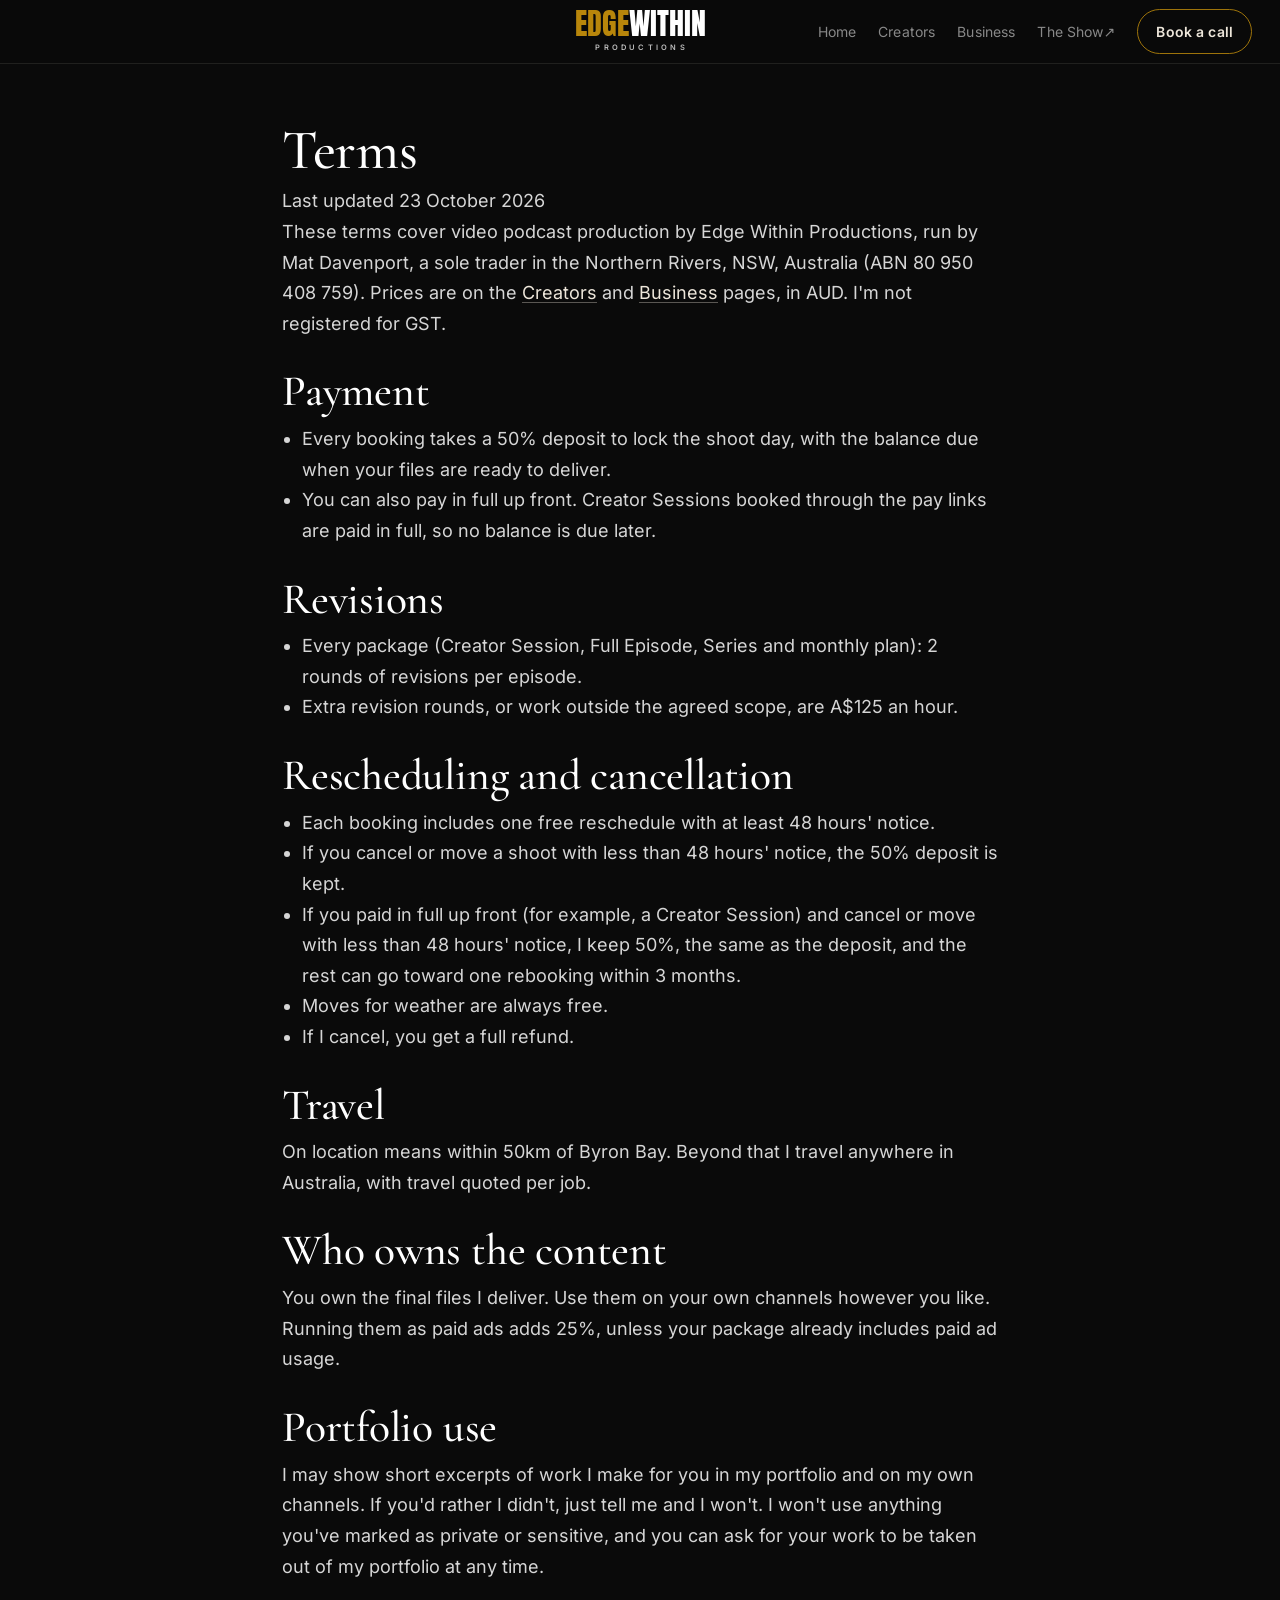
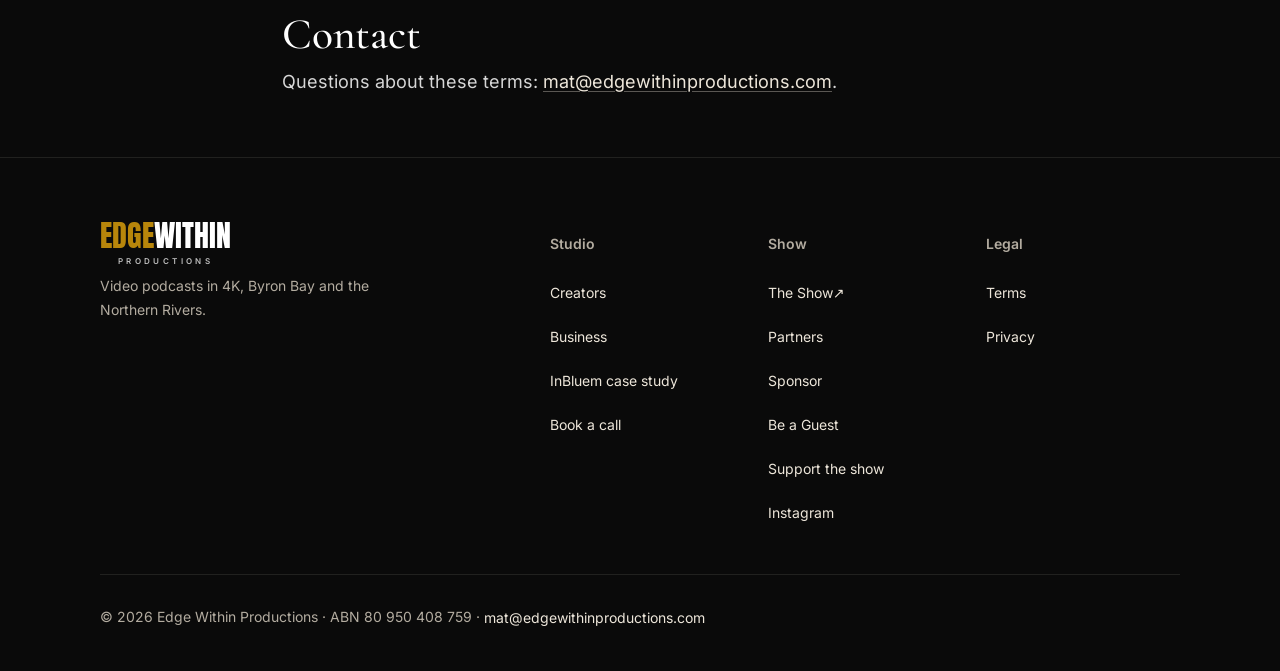
<file: terms/index.html>
<!DOCTYPE html>
<html lang="en">
<head>
<meta charset="UTF-8">
<meta name="viewport" content="width=device-width, initial-scale=1.0">
<title>Terms · Edge Within Productions</title>
<meta name="description" content="Payment, revisions, rescheduling, ownership and portfolio terms for Edge Within Productions.">
<meta property="og:type" content="website">
<meta property="og:site_name" content="Edge Within">
<meta property="og:title" content="Terms · Edge Within Productions">
<meta property="og:description" content="Payment, revisions, rescheduling, ownership and portfolio terms for Edge Within Productions.">
<meta property="og:image" content="https://edgewithinproductions.com/og-image.jpg?v=2">
<meta property="og:image:width" content="1200">
<meta property="og:image:height" content="630">
<meta property="og:image:alt" content="Edge Within with Mat Davenport">
<meta property="og:url" content="https://edgewithinproductions.com/terms/">
<meta name="twitter:card" content="summary_large_image">
<meta name="twitter:title" content="Terms · Edge Within Productions">
<meta name="twitter:description" content="Payment, revisions, rescheduling, ownership and portfolio terms for Edge Within Productions.">
<meta name="twitter:image" content="https://edgewithinproductions.com/og-image.jpg?v=2">
<link rel="canonical" href="https://edgewithinproductions.com/terms/">
<link rel="icon" href="/favicon.ico?v=4" sizes="any">
<link rel="icon" type="image/png" sizes="32x32" href="/favicon-32x32.png?v=4">
<link rel="icon" type="image/png" sizes="16x16" href="/favicon-16x16.png?v=4">
<link rel="apple-touch-icon" href="/apple-touch-icon.png?v=4">
<!-- Anton for the wordmark, self-hosted and subset to the letters in EDGE WITHIN PRODUCTIONS. -->
<link rel="preload" href="/assets/fonts/anton-wordmark.woff2" as="font" type="font/woff2" crossorigin>
<style>
  *, *::before, *::after { box-sizing: border-box; margin: 0; padding: 0; }
  :root {
    --bg: #0A0A0A;
    --card: #111111;
    --card2: #0F0A04;
    --border: #1E1E1E;
    --gold: #b8860b;
    --gold2: #9a7009;
    --white: #FFFFFF;
    --grey: #888888;
    --grey2: #8a8a8a;
    --gold-dark: #7a5a06;
    --grey3: #222222;
    --grey4: #333333;
  }
  html { scroll-behavior: smooth; scroll-padding-top: 72px; }
  body { background: var(--bg); color: var(--white); font-family: var(--sans); line-height: 1.6; overflow-x: hidden; }

  a:focus-visible,
  button:focus-visible,
  input:focus-visible,
  select:focus-visible,
  textarea:focus-visible {
    outline: 2px solid var(--gold);
    outline-offset: 3px;
  }

  .skip-link {
    position: absolute; left: 12px; top: -48px; z-index: 300;
    background: var(--gold); color: var(--bg);
    font-family: var(--sans); font-size: 14px; font-weight: 700;
    padding: 10px 14px; border-radius: 6px; text-decoration: none;
  }
  .skip-link:focus { top: 12px; }

  nav {
    position: fixed; top: 0; left: 0; right: 0; z-index: 100;
    background: rgba(10,10,10,0.94);
    backdrop-filter: blur(12px);
    -webkit-backdrop-filter: blur(12px);
    border-bottom: 1px solid var(--border); height: 60px;
    display: flex; align-items: center; padding: 0 28px; justify-content: space-between;
  }
  /* Wordmark: gold EDGE + white WITHIN in Anton, matching the cover art */
  .wordmark {
    display: inline-flex; flex-direction: column; align-items: flex-start;
    text-decoration: none; line-height: 1;
  }
  .wordmark:hover, .wordmark:focus { text-decoration: none !important; }
  .wm-word {
    font-family: 'Anton', Impact, sans-serif; font-weight: 400;
    font-size: 30px; line-height: 1; letter-spacing: 0; text-transform: uppercase;
    white-space: nowrap;
  }
  .wm-edge { color: #b8860b; }
  .wm-within { color: #FFFFFF; }
  .wm-sub {
    font-family: var(--sans); font-size: 8px; font-weight: 700; line-height: 1;
    letter-spacing: 0.42em; text-transform: uppercase; color: #bdbdbd;
    margin-top: 4px; white-space: nowrap;
  }
  .wordmark--lg .wm-word { font-size: 30px; }
  .wordmark--lg .wm-sub { font-size: 9.5px; margin-top: 5px; }
  /* On a light background: WITHIN (and the sub line) go dark so they stay readable */
  .wordmark--on-light .wm-within { color: #0A0A0A; }
  .wordmark--on-light .wm-sub { color: #555555; }
  nav .wordmark .wm-word { font-size: 30px; }
  nav .wordmark .wm-sub { font-size: 7.5px; letter-spacing: 0.43em; margin-top: 3px; }
  /* PRODUCTIONS centred under EDGEWITHIN; the negative margin cancels the trailing letter-spacing */
  nav .wordmark { align-items: center; }
  nav .wordmark .wm-sub { margin-right: -0.43em; }
  .nav-links { display: flex; gap: 22px; align-items: center; list-style: none; }
  .nav-links a {
    font-family: var(--sans); font-size: 14px; color: var(--grey);
    text-decoration: none; letter-spacing: 0.02em; transition: color 0.2s;
  }
  .nav-links a:hover { color: var(--white); }
  .nav-links a { padding: 8px 0; }
  .nav-links a.nav-cta { padding: 8px 16px; }
  .nav-cta {
    background: var(--gold) !important; color: var(--bg) !important;
    font-family: var(--sans) !important; font-size: 14px !important;
    font-weight: 700 !important; letter-spacing: 0.01em; padding: 8px 16px;
    border-radius: 5px; 
  }
  .nav-cta:hover { background: var(--gold2) !important; }
  .nav-links a[aria-current="page"] { color: var(--white); }
  .hamburger {
    display: none; flex-direction: column; gap: 6px; cursor: pointer;
    background: none; border: none; padding: 8px; z-index: 101;
  }
  .hamburger span { width: 24px; height: 2px; background: var(--white); display: block; transition: all 0.3s; }
  .hamburger.active span:nth-child(1) { transform: translateY(8px) rotate(45deg); }
  .hamburger.active span:nth-child(2) { opacity: 0; }
  .hamburger.active span:nth-child(3) { transform: translateY(-8px) rotate(-45deg); }

  .sr-only {
    position: absolute; width: 1px; height: 1px; padding: 0; margin: -1px;
    overflow: hidden; clip: rect(0,0,0,0); white-space: nowrap; border: 0;
  }

  .eyebrow {
    font-family: var(--sans); font-size: 14px;
    letter-spacing: 0.01em;  color: var(--gold);
  }

  .hero {
    padding: 108px 24px 48px;
    background:
      radial-gradient(ellipse 70% 60% at 10% 0%, rgba(184,134,11,0.14) 0%, transparent 55%),
      #0D0D0D;
    border-bottom: 1px solid var(--border);
    display: flex;
    flex-direction: column;
    align-items: center;
    text-align: center;
    gap: 28px;
  }
  .hero-copy,
  .proof-strip,
  .showreel-wrap,
  .included-grid > *,
  .proof-metrics > * {
    min-width: 0;
  }
  .hero-copy {
    max-width: 820px;
    width: 100%;
    display: flex;
    flex-direction: column;
    align-items: center;
    gap: 16px;
  }
  .hero-copy > * { min-width: 0; max-width: 100%; }
  .proof-strip > *,
  .outcome > * { min-width: 0; }
  .hero-copy h1 {
    font-size: clamp(30px, 5vw, 48px); line-height: 1.08; font-weight: 400;
  }
  .hero-copy h1 em { color: var(--gold); font-style: italic; font-weight: 400; }
  .hero-sub {
    font-family: var(--sans); font-size: 16px; color: var(--grey);
    line-height: 1.7; max-width: 640px; width: 100%;
    overflow-wrap: break-word;
  }
  .hero-btns {
    display: flex; gap: 12px; flex-wrap: wrap; justify-content: center;
    margin-top: 4px; width: 100%;
  }
  .btn-primary {
    display: inline-block; background: var(--gold); color: var(--bg);
    font-family: var(--sans); font-size: 14px; font-weight: 700;
    letter-spacing: 0.04em; text-transform: uppercase; padding: 14px 24px;
    border-radius: 6px; text-decoration: none; transition: background 0.2s, transform 0.15s;
    border: none; cursor: pointer;
  }
  .btn-primary:hover { background: var(--gold2); transform: translateY(-1px); }
  .btn-secondary {
    display: inline-block; border: 1px solid var(--grey4); color: var(--grey);
    font-family: var(--sans); font-size: 14px; font-weight: 700;
    padding: 14px 24px; border-radius: 6px; text-decoration: none;
    transition: border-color 0.2s, color 0.2s;
  }
  .btn-secondary:hover { border-color: var(--gold); color: var(--white); }
  .pill {
    display: inline-block; max-width: 100%; box-sizing: border-box;
    text-align: center; line-height: 1.55;
    background: rgba(184,134,11,0.12); border: 1px solid var(--gold);
    color: var(--gold); font-family: var(--sans); font-size: 14px;
    font-weight: 700; letter-spacing: 0.01em; padding: 10px 16px;
    border-radius: 6px; 
  }
  .pill-loc { white-space: nowrap; }
  .pill-loc::before { content: ' · '; }
  .hero-price-link {
    font-family: var(--sans);
    font-size: 14px;
    color: var(--grey);
    text-decoration: none;
    border-bottom: 1px solid rgba(184,134,11,0.45);
    padding-bottom: 1px;
    transition: color 0.2s, border-color 0.2s;
    margin-top: -4px;
  }
  .hero-price-link:hover {
    color: var(--gold);
    border-bottom-color: var(--gold);
  }

  .showreel-wrap {
    width: 100%;
    max-width: 900px;
    text-align: center;
  }
  .showreel {
    width: 100%;
    aspect-ratio: 16 / 9;
    border-radius: 14px;
    overflow: hidden;
    border: 1px solid var(--border);
    background: #000;
    box-shadow: 0 24px 60px rgba(0,0,0,0.4);
  }
  .showreel iframe,
  .showreel video {
    width: 100%;
    height: 100%;
    display: block;
    border: 0;
  }
  /* Click-to-load YouTube facade: thumbnail + play button, real iframe only on click */
  .yt-facade { position: relative; display: block; width: 100%; height: 100%; background: #000; cursor: pointer; }
  .yt-facade img { width: 100%; height: 100%; object-fit: cover; display: block; }
  .yt-play {
    position: absolute; top: 50%; left: 50%; transform: translate(-50%, -50%);
    line-height: 0; transition: transform 0.2s;
    filter: drop-shadow(0 6px 18px rgba(0,0,0,0.55));
  }
  .yt-facade:hover .yt-play, .yt-facade:focus-visible .yt-play { transform: translate(-50%, -50%) scale(1.08); }
  .yt-facade:focus-visible { outline-offset: -4px; }
  .showreel-caption {
    font-family: var(--sans);
    font-size: 14px;
    color: var(--grey);
    margin-top: 12px;
    line-height: 1.5;
    padding: 0 8px;
    overflow-wrap: break-word;
  }

  .proof-strip {
    width: 100%;
    max-width: 900px;
    display: grid;
    grid-template-columns: 1.15fr 1fr;
    gap: 22px;
    align-items: center;
    text-align: left;
    background: var(--card);
    border: 1px solid var(--border);
    border-radius: 14px;
    padding: 24px;
  }
  .proof-strip .eyebrow { margin-bottom: 8px; }
  .proof-strip h2 {
    font-size: 22px; font-weight: 400; line-height: 1.25; margin-bottom: 10px;
    overflow-wrap: anywhere;
  }
  .proof-strip p {
    font-family: var(--sans); font-size: 14px; color: var(--grey); line-height: 1.65;
    overflow-wrap: break-word;
  }
  .proof-strip a {
    color: var(--gold); text-decoration: none; font-weight: 600;
    display: inline-block; padding: 8px 0;
  }
  .proof-strip a:hover { text-decoration: underline; }
  .proof-metrics {
    display: grid; grid-template-columns: 1fr 1fr; gap: 10px;
  }
  .proof-metric {
    background: var(--card2);
    border: 1px solid var(--border);
    border-radius: 10px;
    padding: 16px 12px;
    text-align: center;
  }
  .proof-metric .v {
    font-family: var(--sans); font-size: 22px; font-weight: 700; color: var(--gold); line-height: 1;
  }
  .proof-metric .l {
    font-family: var(--sans); font-size: 14px; color: var(--grey); margin-top: 6px;
  }

  .section {
    padding: 72px clamp(24px, 5vw, 48px);
    max-width: 1080px; margin: 0 auto;
  }
  .section-full {
    padding: 72px clamp(24px, 5vw, 48px);
    background: #0D0D0D; border-top: 1px solid var(--border);
  }
  .section-inner { max-width: 1080px; margin: 0 auto; }
  .section-header { max-width: 640px; margin-bottom: 32px; }
  .section-header.center { text-align: center; margin-left: auto; margin-right: auto; }
  .section-header .eyebrow { margin-bottom: 12px; }
  .section-header h2 {
    font-size: clamp(24px, 3.2vw, 36px); font-weight: 400; line-height: 1.15; margin-bottom: 12px;
  }
  .section-header h2 em { color: var(--gold); font-style: italic; }
  .section-header p {
    font-family: var(--sans); font-size: 16px; color: var(--grey); line-height: 1.7;
  }

  .outcome {
    background: var(--card);
    border: 1px solid var(--border);
    border-radius: 12px;
    padding: 28px 24px;
    display: flex;
    flex-direction: column;
    transition: border-color 0.2s;
  }
  .outcome:hover { border-color: #2a2a2a; }
  .outcome h3 {
    font-family: var(--sans); font-size: 16px; font-weight: 700;
    color: var(--white); margin-bottom: 12px;
  }
  .outcome p {
    font-family: var(--sans); font-size: 14px; color: var(--grey); line-height: 1.65;
    flex: 1; overflow-wrap: break-word;
  }
  .outcome.highlight {
    border-color: var(--gold);
    background: var(--card2);
  }
  .outcome.highlight:hover { border-color: var(--gold); }
  .card-link {
    display: inline-block;
    margin-top: 18px;
    font-family: var(--sans);
    font-size: 14px;
    font-weight: 700;
    color: var(--gold);
    text-decoration: none;
  }
  .card-link:hover { text-decoration: underline; }

  .phase-num {
    width: 38px; height: 38px; border-radius: 50%; background: var(--card2);
    border: 2px solid var(--gold); color: var(--gold);
    font-family: var(--sans); font-size: 14px; font-weight: 700;
    display: flex; align-items: center; justify-content: center; margin: 0 auto 12px;
  }

  /* "What you get" timeline: 4 numbered steps joined by a gold line (vertical on mobile) */
  .timeline {
    list-style: none; display: grid; grid-template-columns: repeat(4, 1fr); gap: 14px;
    max-width: 1000px; margin: 0 auto 28px; position: relative;
  }
  .timeline::before {
    content: ''; position: absolute; top: 19px; left: 12.5%; right: 12.5%;
    height: 1px; background: rgba(184,134,11,0.45); z-index: 0;
  }
  .tl-step { position: relative; z-index: 1; display: flex; flex-direction: column; min-width: 0; }
  .tl-step .phase-num { margin: 0 auto 14px; flex-shrink: 0; }
  .tl-card {
    flex: 1; background: var(--card); border: 1px solid var(--border);
    border-radius: 12px; padding: 20px 18px; text-align: left;
  }
  .tl-step--launch .tl-card { border-color: var(--gold); background: var(--card2); }
  .tl-when {
    font-family: var(--sans); font-size: 14px; font-weight: 700;
    letter-spacing: 0.01em;  color: var(--gold); margin-bottom: 6px;
  }
  .tl-card h3 {
    font-family: var(--sans); font-size: 16px; font-weight: 700;
    color: var(--white); margin-bottom: 8px;
  }
  .tl-card p {
    font-family: var(--sans); font-size: 14px; color: var(--grey); line-height: 1.6;
    overflow-wrap: break-word;
  }
  .included-box p {
    font-family: var(--sans); font-size: 14px; color: var(--grey); line-height: 1.6;
    margin-bottom: 10px;
  }
  .included-box p:last-child { margin-bottom: 0; }
  .included-box--gold { border-color: var(--gold); background: var(--card2); }
  .included-box--gold h3 { color: var(--gold); }
  .hero-promise {
    font-family: var(--sans); font-size: 14px; color: #cfcfcf; line-height: 1.6;
    max-width: 640px; width: 100%;
  }
  .hero-promise strong { color: var(--gold); }

  .included-grid {
    display: grid;
    grid-template-columns: 1fr 1fr;
    gap: 14px;
  }
  .included-box {
    background: var(--card);
    border: 1px solid var(--border);
    border-radius: 12px;
    padding: 24px 22px;
  }
  .included-box-single {
    max-width: 640px;
    margin-left: auto;
    margin-right: auto;
  }
  .included-box h3,
  .included-box h4 {
    font-family: var(--sans); font-size: 14px; font-weight: 700;
    color: var(--white); margin-bottom: 14px;
  }
  .included-box ul { list-style: none; }
  .included-box li {
    font-family: var(--sans); font-size: 14px; color: var(--grey);
    padding-left: 18px; position: relative; line-height: 1.5; margin-bottom: 8px;
  }
  .included-box li:last-child { margin-bottom: 0; }
  .included-box li::before {
    content: '';
    position: absolute;
    left: 0; top: 7px;
    width: 6px; height: 6px; border-radius: 50%;
    background: var(--gold);
  }
  .included-note {
    margin-top: 14px;
    font-family: var(--sans); font-size: 14px; color: var(--grey); line-height: 1.55;
  }

  .after-split {
    display: grid;
    grid-template-columns: 1fr 1fr;
    gap: 16px;
  }

  #pricing.section-full {
    background:
      radial-gradient(ellipse 80% 70% at 15% 20%, rgba(184,134,11,0.18) 0%, transparent 55%),
      radial-gradient(ellipse 60% 50% at 90% 80%, rgba(184,134,11,0.1) 0%, transparent 50%),
      linear-gradient(180deg, #14100a 0%, #0F0A04 50%, #120e08 100%);
    border-top: 1px solid rgba(184,134,11,0.35);
    border-bottom: 1px solid rgba(184,134,11,0.25);
  }
  #pricing .section-header p { color: #b0b0b0; }
  .pricing-grid {
    display: grid; grid-template-columns: 1fr 1.15fr 1fr; gap: 16px;
    max-width: 1000px; margin: 0 auto 20px; align-items: stretch;
    padding-top: 14px;
  }
  .tier {
    background: #F4F3F0; border: 1px solid #e0dcd4;
    border-radius: 12px; padding: 26px 22px; display: flex; flex-direction: column;
    box-shadow: 0 12px 40px rgba(0,0,0,0.25);
  }
  .tier.featured {
    background: #fffdf8; border: 2px solid var(--gold); position: relative;
    box-shadow: 0 8px 28px rgba(184,134,11,0.18), 0 16px 48px rgba(0,0,0,0.28);
  }
  .tier-badge {
    position: absolute; top: -12px; left: 50%; transform: translateX(-50%);
    background: var(--gold); color: var(--bg); font-family: var(--sans);
    font-size: 14px; font-weight: 700; letter-spacing: 0.1em; 
    padding: 4px 14px; border-radius: 20px; white-space: nowrap;
  }
  .tier-name {
    font-family: var(--sans); font-size: 14px; letter-spacing: 0.01em;
     color: #666; margin-bottom: 8px;
  }
  .tier-price {
    font-size: 44px; font-weight: 700; color: #0A0A0A;
    font-family: var(--sans); line-height: 1; margin-bottom: 4px;
  }
  .tier.featured .tier-price { color: var(--gold-dark); }
  .tier-period {
    font-family: var(--sans); font-size: 14px; color: #666; margin-bottom: 6px;
  }
  .tier-total {
    font-family: var(--sans); font-size: 14px; font-weight: 700; color: #0A0A0A;
    margin-bottom: 16px;
  }
  .tier.featured .tier-total { color: #3a3a3a; }
  .tier-list {
    list-style: none; display: flex; flex-direction: column; gap: 9px;
    margin-bottom: 22px; flex: 1;
  }
  .tier-list li {
    font-family: var(--sans); font-size: 14px; color: #3a3a3a;
    padding-left: 16px; position: relative; line-height: 1.4;
  }
  .tier-list li::before {
    content: ''; position: absolute; left: 0; top: 7px;
    width: 6px; height: 6px; border-radius: 50%; background: var(--gold);
  }
  .tier .btn-primary { text-align: center; width: 100%; }

  .value-note {
    text-align: center; font-family: var(--sans); font-size: 14px;
    color: #b0b0b0; max-width: 640px; margin: 0 auto 12px; line-height: 1.65;
    padding: 14px 16px;
    background: rgba(184,134,11,0.12);
    border: 1px solid rgba(184,134,11,0.35);
    border-radius: 8px;
  }
  .value-note strong { color: var(--gold); }
  .value-note a { color: var(--gold); font-weight: 700; text-decoration: none; }
  .value-note a:hover { text-decoration: underline; }

  .monthly-card {
    max-width: 640px; margin: 0 auto 12px;
    display: flex; align-items: center; justify-content: space-between; gap: 16px;
    padding: 14px 16px 14px 20px; border-radius: 8px;
    background: rgba(0,0,0,0.25); border: 1px solid rgba(184,134,11,0.35);
  }
  .monthly-card p { font-family: var(--sans); font-size: 14px; color: #b0b0b0; line-height: 1.5; }
  .monthly-card p strong { color: var(--white); }
  .monthly-card .btn-secondary {
    white-space: nowrap; color: var(--gold); border-color: rgba(184,134,11,0.6);
    padding: 10px 18px; font-size: 14px;
  }
  .monthly-card .btn-secondary:hover { color: var(--white); border-color: var(--gold); }

  .founding-callout {
    max-width: 1000px; margin: 8px auto 20px;
    display: grid; grid-template-columns: auto 1fr auto; gap: 24px; align-items: center;
    padding: 22px 26px; border-radius: 12px;
    background: linear-gradient(135deg, rgba(184,134,11,0.16) 0%, rgba(184,134,11,0.05) 100%);
    border: 1px solid rgba(184,134,11,0.55);
  }
  .founding-price {
    font-family: var(--sans); font-size: 30px; font-weight: 700; color: var(--gold);
    line-height: 1; white-space: nowrap;
  }
  .founding-price span {
    display: block; margin-top: 6px; font-size: 14px; font-weight: 400; color: #b0b0b0;
    font-family: var(--sans); letter-spacing: 0.01em; 
  }
  .founding-callout .eyebrow { margin-bottom: 6px; }
  .founding-callout p {
    font-family: var(--sans); font-size: 14px; color: #cfcfcf; line-height: 1.6; margin: 0;
  }
  .founding-callout p strong { color: var(--white); }
  .founding-callout .btn-secondary { white-space: nowrap; color: var(--gold); border-color: rgba(184,134,11,0.6); }
  .founding-callout .btn-secondary:hover { color: var(--white); border-color: var(--gold); }

  .addons {
    max-width: 720px;
    margin: 28px auto 0;
    background: rgba(0,0,0,0.25);
    border: 1px solid rgba(255,255,255,0.08);
    border-radius: 12px;
    padding: 22px 24px 18px;
  }
  .addons-label {
    font-family: var(--sans);
    font-size: 14px;
    font-weight: 700;
    letter-spacing: 0.01em;
    
    color: var(--gold);
    margin-bottom: 14px;
  }
  .addons-list {
    list-style: none;
    margin: 0;
    padding: 0;
    display: flex;
    flex-direction: column;
  }
  .addons-list li {
    font-family: var(--sans);
    font-size: 14px;
    color: #b0b0b0;
    line-height: 1.55;
    padding: 11px 0;
    border-bottom: 1px solid rgba(255,255,255,0.06);
  }
  .addons-list li:last-child { border-bottom: none; padding-bottom: 2px; }
  .addons-list li strong {
    color: var(--white);
    font-weight: 700;
    display: inline;
  }
  .addons-list li strong::after { content: ': '; font-weight: 700; color: var(--white); }

  .form-section {
    background:
      radial-gradient(ellipse 70% 60% at 50% 0%, rgba(184,134,11,0.16) 0%, transparent 55%),
      linear-gradient(180deg, #120e08 0%, #0D0D0D 55%, #0A0A0A 100%);
    border-top: 1px solid rgba(184,134,11,0.3);
    padding: 72px 24px;
  }
  .form-inner { max-width: 680px; margin: 0 auto; }
  .form-card {
    background: #F4F3F0;
    border: 1px solid #e0dcd4;
    border-radius: 14px;
    padding: clamp(28px, 4vw, 40px) clamp(22px, 4vw, 36px);
    box-shadow:
      0 0 0 1px rgba(184,134,11,0.08),
      0 24px 60px rgba(0,0,0,0.4),
      0 0 60px rgba(184,134,11,0.06);
    color: #1a1a1a;
  }
  .form-header { text-align: center; margin-bottom: 28px; }
  .form-header .eyebrow { color: var(--gold-dark); }
  .form-header h2 {
    font-size: clamp(22px, 3vw, 32px); font-weight: 400; margin: 10px 0;
    color: #0A0A0A;
  }
  .form-header p {
    font-family: var(--sans); font-size: 16px; color: #555; line-height: 1.7;
  }
  .form-grid { display: grid; grid-template-columns: 1fr 1fr; gap: 14px; }
  .field { display: flex; flex-direction: column; gap: 6px; }
  .field.full { grid-column: 1 / -1; }
  label {
    font-family: var(--sans); font-size: 14px;
    letter-spacing: 0.01em;  color: #555;
  }
  input, select, textarea {
    background: #fff; border: 1px solid #d4d0c8; border-radius: 8px;
    padding: 12px 14px; color: #0A0A0A; font-family: var(--sans);
    font-size: 16px; outline: none; width: 100%;
    appearance: none; -webkit-appearance: none;
  }
  input:focus, select:focus, textarea:focus {
    border-color: var(--gold);
    box-shadow: 0 0 0 3px rgba(184,134,11,0.15);
  }
  input::placeholder, textarea::placeholder { color: #999; }
  select {
    background-image: linear-gradient(45deg, transparent 50%, #666 50%), linear-gradient(135deg, #666 50%, transparent 50%);
    background-position: calc(100% - 18px) calc(50% - 2px), calc(100% - 12px) calc(50% - 2px);
    background-size: 6px 6px, 6px 6px; background-repeat: no-repeat; padding-right: 32px;
  }
  select option { background: #fff; color: #0A0A0A; }
  textarea { resize: vertical; min-height: 88px; font-size: 16px; }
  .submit-btn {
    width: 100%; background: var(--gold); color: var(--bg);
    font-family: var(--sans); font-size: 14px; font-weight: 700;
    padding: 15px; border: none; border-radius: 8px; cursor: pointer;
    margin-top: 8px; transition: background 0.2s, transform 0.15s;
  }
  .submit-btn:hover { background: var(--gold2); transform: translateY(-1px); }
  .submit-btn:disabled { opacity: 0.6; cursor: not-allowed; transform: none; }
  .form-dm {
    text-align: center; font-family: var(--sans); font-size: 14px;
    color: #666; margin-top: 14px;
  }
  .form-dm a { color: var(--gold-dark); text-decoration: underline; font-weight: 600; }
  .form-dm a:hover { text-decoration: underline; }
  .success-msg {
    display: none; background: #eef8ef; border: 1px solid #22C55E;
    border-radius: 10px; padding: 28px; text-align: center; margin-top: 8px;
  }
  .success-msg .check { font-size: 30px; margin-bottom: 10px; color: #16a34a; }
  .success-msg h3 { color: #15803d; font-size: 18px; margin-bottom: 8px; }
  .success-msg p { font-family: var(--sans); font-size: 14px; color: #444; }

  .faq-list { max-width: 680px; margin: 0 auto; }
  .faq-item { border-bottom: 1px solid var(--border); }
  .faq-q {
    width: 100%; background: none; border: none; color: var(--white);
    font-family: var(--sans); font-size: 16px; font-weight: 700;
    text-align: left; padding: 18px 0; cursor: pointer;
    display: flex; justify-content: space-between; align-items: center; gap: 16px;
  }
  .faq-q::after {
    content: '+'; color: var(--gold); font-size: 22px; font-weight: 400; flex-shrink: 0;
  }
  .faq-item.open .faq-q::after { content: '−'; }
  .faq-a {
    display: none; font-family: var(--sans); font-size: 14px;
    color: var(--grey); line-height: 1.7; padding: 0 0 18px;
  }
  .faq-item.open .faq-a { display: block; }
  .faq-a a { color: var(--gold); text-decoration: none; font-weight: 600; }
  .faq-a a:hover { text-decoration: underline; }

  footer {
    background: var(--bg); border-top: 1px solid var(--border);
    padding: 28px 32px; display: flex; justify-content: space-between;
    align-items: center; flex-wrap: wrap; gap: 12px;
  }
  footer p { font-family: var(--sans); font-size: 14px; color: var(--grey2); }
  .footer-brand { display: flex; flex-direction: column; align-items: flex-start; gap: 8px; }
  footer a { color: var(--gold); text-decoration: none; display: inline-block; padding: 6px 0; }
  footer a:hover { text-decoration: underline; }

  .mobile-cta {
    display: none; position: fixed; bottom: 0; left: 0; right: 0;
    background: var(--gold); color: var(--bg); text-align: center;
    padding: 15px; font-family: var(--sans); font-size: 14px;
    font-weight: 700; text-decoration: none; z-index: 200;
  }



  .compare-wrap {
    max-width: 900px;
    margin: 0 auto;
    border: 1px solid var(--border);
    border-radius: 14px;
    overflow: hidden;
    background: var(--card);
  }
  .compare-table { width: 100%; }
  .compare-row {
    display: grid;
    grid-template-columns: minmax(110px, 0.9fr) 1fr 1.15fr;
    gap: 0;
    border-bottom: 1px solid var(--border);
  }
  .compare-row:last-child { border-bottom: none; }
  .compare-row > div {
    padding: 16px 18px;
    font-family: var(--sans);
    font-size: 14px;
    line-height: 1.55;
    color: var(--grey);
  }
  .compare-row.compare-head > div {
    font-family: var(--sans);
    font-size: 14px;
    font-weight: 700;
    letter-spacing: 0.01em;
    
    color: var(--gold);
    background: var(--card2);
    padding: 14px 18px;
  }
  .compare-label {
    color: var(--white) !important;
    font-weight: 700 !important;
    font-size: 14px !important;
  }
  .compare-row .compare-ew {
    color: #d4d4d4;
    background: rgba(184,134,11,0.06);
    border-left: 1px solid rgba(184,134,11,0.25);
  }
  .compare-head .compare-ew {
    background: rgba(184,134,11,0.12) !important;
    color: var(--gold) !important;
    border-left: 1px solid rgba(184,134,11,0.25);
  }
  .compare-close {
    max-width: 680px;
    margin: 22px auto 0;
    text-align: center;
    font-family: var(--sans);
    font-size: 16px;
    color: var(--grey);
    line-height: 1.7;
  }

  .audience-grid {
    display: grid; grid-template-columns: repeat(3, 1fr); gap: 12px;
  }
  .audience-card {
    background: var(--card); border: 1px solid var(--border);
    border-radius: 10px; padding: 22px 20px; text-align: left;
  }
  .audience-card h3 {
    font-family: var(--sans); font-size: 14px; font-weight: 700;
    color: var(--white); margin-bottom: 8px;
  }
  .audience-card p {
    font-family: var(--sans); font-size: 14px; color: var(--grey); line-height: 1.55;
  }

  .client-grid {
    display: grid; grid-template-columns: 1fr 1fr; gap: 16px; align-items: stretch;
  }
  .client-grid--single { grid-template-columns: 1fr; max-width: 560px; margin: 0 auto; }
  .todo-placeholder[hidden] { display: none !important; }
  .client-card {
    background: var(--card2); border: 1px solid var(--gold);
    border-radius: 12px; padding: 26px 24px;
  }
  .client-card h3 {
    font-family: var(--sans); font-size: 16px; font-weight: 700;
    color: var(--white); margin-bottom: 4px;
  }
  .client-card .client-meta {
    font-family: var(--sans); font-size: 14px; letter-spacing: 0.1em;
     color: var(--gold); margin-bottom: 14px;
  }
  .client-card ul { list-style: none; }
  .client-card li {
    font-family: var(--sans); font-size: 14px; color: var(--grey);
    padding-left: 18px; position: relative; line-height: 1.5; margin-bottom: 7px;
  }
  .client-card li::before {
    content: ''; position: absolute; left: 0; top: 7px;
    width: 6px; height: 6px; border-radius: 50%; background: var(--gold);
  }
  .todo-placeholder {
    border: 2px dashed #d97706 !important; background: rgba(217,119,6,0.08) !important;
    border-radius: 12px; padding: 24px; color: #fbbf24;
    font-family: var(--sans); font-size: 14px; line-height: 1.6;
  }
  .todo-placeholder .todo-tag {
    display: inline-block; background: #d97706; color: #0A0A0A;
    font-family: var(--sans); font-size: 14px; font-weight: 700;
    letter-spacing: 0.01em; padding: 3px 8px; border-radius: 4px; margin-bottom: 10px;
  }
  blockquote.testimonial {
    font-size: 18px; line-height: 1.5; color: var(--white); font-style: italic;
  }
  .testimonial-card { margin: 0; }
  .testimonial-card--hero {
    max-width: 720px; margin: 22px auto 0; text-align: left;
    background: var(--card2); border: 1px solid var(--gold);
    border-radius: 12px; padding: 22px 24px;
  }
  .testimonial-card--hero blockquote.testimonial { font-size: 18px; }
  .testimonial-cite {
    display: block; margin-top: 12px; font-family: var(--sans); font-style: normal;
    font-size: 14px; color: var(--gold);
  }

  .book-card {
    display: flex; align-items: center; justify-content: space-between; gap: 18px;
    background: #fffdf8; border: 2px solid var(--gold); border-radius: 12px;
    padding: 18px 20px; margin-bottom: 26px;
  }
  .book-card h3 { font-family: var(--sans); font-size: 16px; color: #0A0A0A; margin-bottom: 4px; }
  .book-card p { font-family: var(--sans); font-size: 14px; color: #555; line-height: 1.5; }
  .book-card .btn-primary { white-space: nowrap; }
  .form-divider {
    text-align: center; font-family: var(--sans); font-size: 14px;
    letter-spacing: 0.01em;  color: #555; margin: 0 0 18px;
  }
  .form-error {
    display: none; margin-top: 12px; padding: 12px 14px; border-radius: 8px;
    background: #fdecec; border: 1px solid #dc2626; color: #7f1d1d;
    font-family: var(--sans); font-size: 14px; text-align: center;
  }
  .form-error a { color: #7f1d1d; font-weight: 700; }
  .hp-field { position: absolute; left: -10000px; width: 1px; height: 1px; overflow: hidden; }
  .price-note {
    text-align: center; font-family: var(--sans); font-size: 14px; color: #9a9a9a;
    margin: 0 auto 14px; max-width: 640px;
  }
  .showreel-caption a { color: var(--gold); }

  @media (max-width: 900px) {
    .audience-grid { grid-template-columns: 1fr; }
    .client-grid { grid-template-columns: 1fr; }
  }
  @media (max-width: 560px) {
    .book-card { flex-direction: column; text-align: center; }
    .book-card .btn-primary { width: 100%; }
  }

  @media (max-width: 900px) {
    .included-grid { grid-template-columns: 1fr; }
    .pricing-grid { grid-template-columns: 1fr; max-width: 420px; }
    .form-grid { grid-template-columns: 1fr; }
    .field.full { grid-column: 1; }
    .proof-strip { grid-template-columns: 1fr; text-align: center; }
    .founding-callout { grid-template-columns: 1fr; text-align: center; gap: 14px; max-width: 420px; padding: 22px 20px; }
    .founding-callout .btn-secondary { justify-self: center; white-space: normal; }
    .timeline { grid-template-columns: 1fr; gap: 14px; max-width: 560px; }
    .timeline::before { display: none; }
    .tl-step { flex-direction: row; align-items: flex-start; gap: 14px; }
    .tl-step:not(:last-child)::after {
      content: ''; position: absolute; left: 19px; top: 38px; bottom: -14px;
      width: 1px; background: rgba(184,134,11,0.45);
    }
    .tl-step .phase-num { margin: 0; }
    .monthly-card { flex-direction: column; text-align: center; max-width: 420px; padding: 16px; gap: 12px; }
    .monthly-card .btn-secondary { white-space: normal; }
  }
  @media (max-width: 860px) {
    .compare-row {
      grid-template-columns: 1fr;
      padding: 14px 16px 16px;
      gap: 10px;
    }
    .compare-row > div { padding: 0; }
    .compare-row.compare-head { display: none; }
    .compare-label {
      font-family: var(--sans) !important;
      font-size: 14px !important;
      letter-spacing: 0.01em;
      
      color: var(--gold) !important;
      font-weight: 700 !important;
      margin-bottom: 2px;
    }
    .compare-studio::before,
    .compare-ew::before {
      display: block;
      font-family: var(--sans);
      font-size: 14px;
      font-weight: 700;
      letter-spacing: 0.01em;
      
      color: var(--grey2);
      margin-bottom: 4px;
    }
    .compare-studio::before { content: 'A studio'; }
    .compare-ew::before { content: 'Edge Within'; color: var(--gold); }
    .compare-ew {
      background: rgba(184,134,11,0.08);
      border: 1px solid rgba(184,134,11,0.28);
      border-radius: 8px;
      padding: 12px 14px !important;
      border-left: 1px solid rgba(184,134,11,0.28) !important;
    }
    .compare-studio {
      padding: 4px 0 2px !important;
    }

    .hero { padding: 92px 20px 88px; gap: 22px; }
    nav { padding: 0 16px; }
    .hamburger { display: flex; }
    nav .nav-links {
      display: none; position: absolute; top: 60px; left: 0; right: 0;
      flex-direction: column; align-items: stretch; gap: 6px;
      background: rgba(10,10,10,0.98); border-bottom: 1px solid var(--border);
      padding: 16px 24px 20px; z-index: 99;
    }
    nav .nav-links.active { display: flex; }
    nav .nav-links a { display: block; padding: 10px 0; }
    nav .nav-links a.nav-cta { text-align: center; padding: 10px 16px; }
    .mobile-cta { display: block; }
    footer { flex-direction: column; text-align: center; padding-bottom: 80px; }
    .footer-brand { align-items: center; }
    .form-section { padding-bottom: 96px; }
    .hero-btns .btn-primary,
    .hero-btns .btn-secondary { width: 100%; max-width: 320px; text-align: center; }
    .pill { display: block; width: 100%; font-size: 14px; letter-spacing: 0.04em; padding: 10px 12px; }
    .pill-loc { display: block; margin-top: 2px; }
    .pill-loc::before { content: none; }
    .proof-strip { padding: 20px 16px; width: 100%; }
    .proof-strip h2 { font-size: 18px; }
    .proof-metric .l { font-size: 14px; }
    .outcome p { overflow-wrap: break-word; }
    .section, .section-full { padding-left: 20px; padding-right: 20px; }
  }
  @media (max-width: 480px) {
    .proof-metrics { grid-template-columns: 1fr 1fr; }
  }
  @media (prefers-reduced-motion: reduce) {
    html { scroll-behavior: auto; }
    .btn-primary:hover, .submit-btn:hover { transform: none; }
  }

  /* Site refresh (Oct 2026): hero photo, logo, proof line, How we shoot, About */
  .hero {
    background:
      linear-gradient(180deg, rgba(10,10,10,0.84) 0%, rgba(10,10,10,0.9) 55%, #0D0D0D 100%),
      url("/assets/img/hero-bamboo-set.jpg") center top / cover no-repeat,
      #0D0D0D;
    background:
      linear-gradient(180deg, rgba(10,10,10,0.84) 0%, rgba(10,10,10,0.9) 55%, #0D0D0D 100%),
      image-set(url("/assets/img/hero-bamboo-set.webp") type("image/webp"), url("/assets/img/hero-bamboo-set.jpg") type("image/jpeg")) center top / cover no-repeat,
      #0D0D0D;
    padding-top: 92px;
  }
  .hero-copy { gap: 14px; }
  .hero-sub { color: #d6d6d6; }
  .hero-proof {
    font-family: var(--sans); font-size: 14px; letter-spacing: 0.01em;
    color: #e8e8e8; 
  }
  .shoot-photos { max-width: 1000px; margin: 0 auto 36px; }
  .shoot-photos-title {
    font-family: var(--sans); font-size: 14px; font-weight: 700; color: var(--gold);
    text-align: center; margin-bottom: 14px; letter-spacing: 0.08em; text-transform: uppercase;
  }
  .shoot-grid { display: grid; grid-template-columns: 1fr 1fr 1fr; gap: 14px; }
  .shoot-grid figure { margin: 0; border-radius: 12px; overflow: hidden; border: 1px solid var(--border); aspect-ratio: 4 / 5; }
  .shoot-grid img { width: 100%; height: 100%; object-fit: cover; display: block; }
  .hiw-grid { display: grid; grid-template-columns: 2.2fr 1fr; gap: 18px; max-width: 1000px; margin: 0 auto 28px; align-items: start; }
  .hiw-grid .timeline { grid-template-columns: 1fr 1fr; margin-bottom: 0; }
  .hiw-grid .timeline::before { display: none; }
  .about-grid { display: grid; grid-template-columns: 1.1fr 1fr; gap: 32px; max-width: 1000px; margin: 0 auto; align-items: center; }
  .about-photo { width: 100%; height: auto; border-radius: 12px; border: 1px solid var(--border); display: block; }
  .about-grid h2 { margin: 6px 0 14px; }
  .about-grid p { font-family: var(--sans); font-size: 16px; color: var(--grey); line-height: 1.7; margin-bottom: 12px; }
  .client-result { font-family: var(--sans); font-size: 14px; color: var(--gold); margin-top: 14px; }
  .pilot-start { color: var(--gold) !important; font-weight: 700; margin-top: 8px; }
  .tier-start {
    font-family: var(--sans); font-size: 14px; font-weight: 700; letter-spacing: 0.01em;
     color: var(--gold-dark); margin-bottom: 4px;
  }
  @media (max-width: 900px) {
    .hiw-grid, .about-grid { grid-template-columns: 1fr; }
    .hiw-grid .timeline { grid-template-columns: 1fr; }
  }
  @media (max-width: 560px) {
    .shoot-grid { grid-template-columns: 1fr 1fr; }
    .shoot-grid figure:last-child { grid-column: 1 / -1; aspect-ratio: 4 / 3; }
    .hero { padding-top: 80px; }
    .hero-proof { font-size: 14px; }
  }
  /* Hero order from the Hudson call (12 Oct 2026): headline, two-line sub, video, then the call to action */
  .hero-cta { width: 100%; max-width: 820px; display: flex; flex-direction: column; align-items: center; gap: 14px; }
  .hero-cta .hero-btns { margin-top: 0; }
  .hero-call-note {
    font-family: var(--sans); font-size: 14px; color: #d6d6d6; line-height: 1.55; max-width: 460px;
  }
  .hero .testimonial-card--hero { margin-top: 0; width: 100%; }
  .nowrap { white-space: nowrap; }
  @media (min-width: 861px) { .hero .showreel-wrap { max-width: 720px; } }
  @media (max-width: 860px) {
    /* Logo centred in the top bar, menu button stays on the right */
    nav { justify-content: center; position: fixed; }
    nav .hamburger { position: absolute; right: 10px; top: 50%; transform: translateY(-50%); }
    .hero { padding-top: 76px; gap: 16px; }
    .hero-copy { gap: 10px; }
    .hero-copy h1 { font-size: 30px; }
    .hero-sub { font-size: 14px; line-height: 1.5; max-width: 360px; }
    .showreel-caption { margin-top: 8px; font-size: 14px; }
    .hero-cta { gap: 12px; }
    .hero-cta .hero-btns { flex-wrap: nowrap; gap: 10px; max-width: 360px; }
    .hero-cta .hero-btns .btn-primary,
    .hero-cta .hero-btns .btn-secondary { flex: 1 1 0; width: auto; padding: 14px 10px; }
    .hero-call-note { font-size: 14px; }
  }
  /* Clips row: swipeable vertical reels, videos only load when played */
  .reels-section { padding-top: 56px; padding-bottom: 40px; }
  .reels-row {
    display: flex; gap: 14px; overflow-x: auto; scroll-snap-type: x mandatory;
    padding: 4px 4px 12px; margin: 0 auto; max-width: 1000px;
    -webkit-overflow-scrolling: touch;
  }
  .reel { margin: 0; flex: 0 0 200px; scroll-snap-align: start; }
  .reel-frame {
    position: relative; aspect-ratio: 9 / 16; border-radius: 12px; overflow: hidden;
    border: 1px solid var(--border); background: #000;
  }
  .reel-frame video { width: 100%; height: 100%; object-fit: cover; display: block; }
  .reel-views {
    position: absolute; right: 8px; top: 8px; pointer-events: none;
    background: rgba(10,10,10,0.78); color: var(--gold); border-radius: 5px; padding: 4px 7px;
    font-family: var(--sans); font-size: 14px; font-weight: 700; letter-spacing: 0.04em;
  }
  .reel figcaption {
    font-family: var(--sans); font-size: 14px; color: var(--grey); line-height: 1.45; margin-top: 8px;
  }
  .reel figcaption strong { color: var(--white); font-weight: 700; }
  .reel-tag { display: inline-block; margin-left: 4px; padding: 1px 6px; border: 1px solid var(--gold); border-radius: 4px; color: var(--gold); font-size: 14px; font-weight: 700; letter-spacing: 0.06em; text-transform: uppercase; vertical-align: 1px; }
  .reels-more { text-align: center; margin-top: 18px; }
  .reels-more a {
    display: inline-block; font-family: var(--sans); font-size: 14px; font-weight: 700; color: var(--gold);
    text-decoration: none; border: 1px solid rgba(184,134,11,0.5); border-radius: 6px; padding: 11px 18px;
  }
  .reels-more a:hover { border-color: var(--gold); color: var(--white); }
  .reels-hint { display: none; text-align: center; font-family: var(--sans); font-size: 14px; color: var(--grey2); margin-top: 4px; }
  /* Never show a scrollbar on the clips row */
  .reels-row { scrollbar-width: none; -ms-overflow-style: none; }
  .reels-row::-webkit-scrollbar { display: none; }
  /* Desktop and tablet: all clips share the row evenly, no sideways scroll */
  @media (min-width: 861px) {
    .reels-row { overflow: visible; justify-content: center; }
    .reel { flex: 1 1 0; min-width: 0; max-width: 200px; }
  }
  @media (max-width: 860px) {
    .reels-section { padding-left: 0 !important; padding-right: 0 !important; }
    .reels-section .section-header { padding: 0 20px; }
    .reels-row { padding-left: 20px; padding-right: 20px; scroll-padding-left: 20px; }
    .reel { flex-basis: 62vw; max-width: 240px; }
    .reels-hint { display: block; }
  }
  /* Top bar logo centred at every width (Oct 2026) */
  @media (min-width: 1101px) {
    nav .wordmark { position: absolute; left: 50%; top: 50%; transform: translate(-50%, -50%); }
    nav .nav-links { margin-left: auto; }
  }
  @media (min-width: 861px) and (max-width: 1100px) {
    /* Not enough room for a centred logo plus the links, so use the menu button like on phones */
    nav { justify-content: center; }
    nav .hamburger { display: flex; position: absolute; right: 16px; top: 50%; transform: translateY(-50%); }
    nav .nav-links {
      display: none; position: absolute; top: 60px; left: 0; right: 0;
      flex-direction: column; align-items: stretch; gap: 6px;
      background: rgba(10,10,10,0.98); border-bottom: 1px solid var(--border);
      padding: 16px 24px 20px; z-index: 99;
    }
    nav .nav-links.active { display: flex; }
    nav .nav-links a { display: block; padding: 10px 0; }
    nav .nav-links a.nav-cta { text-align: center; padding: 10px 16px; }
  }

  /* Site improvements (Oct 2026) */
  .hero-sub--kit { font-size: 14px; color: #a8a8a8; }
  .testimonial-pair { display: grid; grid-template-columns: 1fr 1fr; gap: 20px; width: 100%; max-width: 1100px; margin: 0 auto; }
  @media (max-width: 860px) { .testimonial-pair { grid-template-columns: 1fr; } }
  .cal-embed { margin: 18px 0 8px; border-radius: 10px; overflow: hidden; background: #141414; border: 1px solid #262626; }
  .cal-embed iframe { display: block; width: 100%; height: 700px; border: 0; }
  @media (max-width: 600px) { .cal-embed iframe { height: 820px; } }
  .dm-row { display: flex; gap: 12px; flex-wrap: wrap; justify-content: center; margin: 12px 0 4px; }
  nav.nav-lp { display:flex; align-items:center; justify-content:space-between; gap:16px; flex-wrap:wrap; }
  nav.nav-lp .wordmark { position:static !important; transform:none !important; left:auto !important; top:auto !important; margin:0; order:0; }
  .lp-links { order:1; margin-left:auto; display:flex; align-items:center; gap:18px; flex-wrap:wrap; font-size: 14px; }
  .lp-links a { color:#d6d6d6; text-decoration:none; }
  .lp-links a:hover, .lp-links a[aria-current] { color:var(--gold); }
  .lp-links .lp-cta { background:var(--gold); color:#0A0A0A; padding:8px 14px; border-radius:6px; font-weight:700; }
  @media (max-width:600px){ nav.nav-lp { flex-direction:column; justify-content:center; height:auto; gap:6px; padding-top:8px; padding-bottom:8px; } .lp-links { margin-left:0; } .lp-links { gap:12px; font-size: 14px; justify-content:center; } .lp-links .lp-cta { display:none; } }
  .lp-hero-offer { margin-top: 6px; }

  /* Polish batch (Oct 2026): fonts, readability, tap targets, menu, phone booking */
  @font-face { font-family: 'Anton'; font-style: normal; font-weight: 400; font-display: swap; src: url('/assets/fonts/anton-wordmark.woff2') format('woff2'); unicode-range: U+43-45, U+47-49, U+4e-50, U+52-55, U+57; }
  /* Same header everywhere: logo left, links right, hamburger under 1100px */
  nav { background: rgba(10,10,10,0.96); }
  nav:has(.nav-links.active) { background: #0A0A0A; }
  nav .nav-links a { min-height: 44px; display: inline-flex; align-items: center; font-size: 14px; }
  .hamburger { min-width: 44px; min-height: 44px; align-items: center; justify-content: center; }
  @media (max-width: 1100px) {
    nav .nav-links { background: #0A0A0A !important; padding-bottom: 14px; }
    nav .nav-links a { display: flex; padding: 0 4px; font-size: 16px; }
    nav .nav-links a.nav-cta { justify-content: center; }
  }
  footer a { padding: 12px 2px; min-height: 44px; }
  footer .footer-abn { width: 100%; }
  .faq-q, .s-faq summary { min-height: 44px; }
  /* Readable text on cream cards */
  .tier .tier-period, .tier .tier-start, .tier .tier-name { color: #555; }
  .tier .tier-list li { color: #333; }
  .tier .btn-secondary { color: #0A0A0A; border-color: #0A0A0A; }
  /* Hook-first explainer */
  .hook-note { font-family: var(--sans); font-size: 18px; line-height: 1.55; color: #cfcfcf; text-align: center; max-width: 560px; margin: 8px auto 0; }
  /* Booking: big button on phones, embed on desktop */
  .cal-mobile { display: none; text-align: center; margin: 8px 0 6px; }
  .cal-mobile .btn-primary { display: block; width: 100%; font-size: 18px; padding: 20px 24px; text-align: center; }
  .cal-mobile p { font-family: var(--sans); font-size: 16px; color: #cfcfcf; margin-top: 10px; }
  @media (max-width: 767px) {
    .cal-embed, .s-cal-fallback { display: none !important; }
    .cal-mobile { display: block; }
  }
  /* Lighter hero photo */
  .hero { background: linear-gradient(180deg, rgba(10,10,10,0.84) 0%, rgba(10,10,10,0.9) 55%, #0D0D0D 100%), url("/assets/img/hero-bamboo-set-1400.webp") center top / cover no-repeat, #0D0D0D; }
  @media (max-width: 800px) { .hero { background: linear-gradient(180deg, rgba(10,10,10,0.84) 0%, rgba(10,10,10,0.9) 55%, #0D0D0D 100%), url("/assets/img/hero-bamboo-set-800.webp") center top / cover no-repeat, #0D0D0D; } }
  .legal { max-width: 760px; margin: 0 auto; padding: 120px 22px 60px; }
  .legal h1 { font-size: 44px; margin-bottom: 6px; }
  .legal h2 { font-size: 22px; margin: 28px 0 8px; }
  .legal p, .legal li { font-family: var(--sans); font-size: 18px; line-height: 1.7; color: #d6d6d6; }
  .legal ul { padding-left: 20px; }
  .legal a { color: var(--gold); }
  .legal .flag { color: #f0c36d; }
  .form-card .btn-secondary { color: #333; border-color: #555; }
  .form-card .cal-mobile p { color: #555; }
  .wordmark { min-height: 44px; justify-content: center; }
  .proof-strip a, .form-dm a { display: inline-flex; align-items: center; min-height: 44px; }
  /* Round 2 */
  .cal-placeholder { display: flex; flex-direction: column; align-items: center; justify-content: center; gap: 14px; min-height: 260px; padding: 30px 20px; text-align: center; }
  .cal-load { min-height: 48px; }
  .cal-placeholder p { font-family: var(--sans); font-size: 18px; color: #cfcfcf; margin: 0; max-width: 420px; }
  .cal-embed.loaded .cal-placeholder { display: none; }
  .s-cal { min-height: 0 !important; }
  .s-cal-loading { display: none; }
  .hero-from { font-family: var(--sans); font-size: 16px; color: #e6e6e6; margin-top: 14px; text-align: center; }
  .s-kicker { font-family: var(--sans); font-size: 18px; color: var(--gold); text-align: center; margin: -4px 0 28px; }
  .s-photos { display: grid; grid-template-columns: 1fr 1fr; gap: 16px; margin-top: 22px; }
  .s-photos img { width: 100%; height: auto; border-radius: 14px; display: block; aspect-ratio: 3 / 4; object-fit: cover; }
  .s-about-sub { font-family: var(--sans); font-size: 18px; color: var(--gold); margin-top: 10px; }
  .reel { list-style: none; }
  .case { max-width: 640px; margin: 0 auto; padding: 120px 22px 60px; }
  .case .eyebrow { text-align: center; }
  .case h1 { font-size: clamp(34px, 6vw, 48px); text-align: center; margin: 8px 0 26px; }
  .case .client-card h3 { font-size: 30px; }
  .case .client-card .client-meta { font-size: 16px; }
  .case .client-card li { font-size: 18px; }
  .case .client-result { font-size: 18px; }
</style>
<link rel="preload" href="/assets/fonts/inter-latin-400-normal.woff2" as="font" type="font/woff2" crossorigin>
<link rel="preload" href="/assets/fonts/cormorant-garamond-latin-500-normal.woff2" as="font" type="font/woff2" crossorigin>
<link rel="stylesheet" href="/assets/css/polish.css?v=20">
<script>document.documentElement.classList.add('js');</script>
</head>
<body>
<a class="skip-link" href="#main">Skip to content</a>
<nav aria-label="Main">
  <a href="/" class="wordmark" aria-label="Edge Within Productions, home" translate="no"><span class="wm-word" aria-hidden="true"><span class="wm-edge">EDGE</span><span class="wm-within">WITHIN</span></span><span class="wm-sub" aria-hidden="true">PRODUCTIONS</span></a>
  <button class="hamburger" id="hamburger" type="button" aria-label="Open menu" aria-expanded="false" aria-controls="nav-menu">
    <span></span><span></span><span></span>
  </button>
  <ul class="nav-links" id="nav-menu">
    <li><a href="/">Home</a></li>
    <li><a href="/creators/">Creators</a></li>
    <li><a href="/business/">Business</a></li>
    <li><a href="https://edgewithinpodcast.com/" target="_blank" rel="noopener" aria-label="The Show (opens in a new tab)">The Show <span aria-hidden="true">&#8599;</span></a></li>
    <li><a href="https://calendly.com/mjdaavenport/podcast-production-chat" target="_blank" rel="noopener" data-booking-link class="nav-cta">Book a call</a></li>
  </ul>
</nav>
<main id="main" class="legal">
  <h1>Terms</h1>
  <p>Last updated 23 October 2026</p>
  <p>These terms cover video podcast production by Edge Within Productions, run by Mat Davenport, a sole trader in the Northern Rivers, NSW, Australia (ABN 80 950 408 759). Prices are on the <a href="/creators/">Creators</a> and <a href="/business/">Business</a> pages, in AUD. I'm not registered for GST.</p>
  <h2>Payment</h2>
  <ul>
    <li>Every booking takes a 50% deposit to lock the shoot day, with the balance due when your files are ready to deliver.</li>
    <li>You can also pay in full up front. Creator Sessions booked through the pay links are paid in full, so no balance is due later.</li>
  </ul>
  <h2>Revisions</h2>
  <ul>
    <li>Every package (Creator Session, Full Episode, Series and monthly plan): 2 rounds of revisions per episode.</li>
    <li>Extra revision rounds, or work outside the agreed scope, are A$125 an hour.</li>
  </ul>
  <h2>Rescheduling and cancellation</h2>
  <ul>
    <li>Each booking includes one free reschedule with at least 48 hours' notice.</li>
    <li>If you cancel or move a shoot with less than 48 hours' notice, the 50% deposit is kept.</li>
    <li>If you paid in full up front (for example, a Creator Session) and cancel or move with less than 48 hours' notice, I keep 50%, the same as the deposit, and the rest can go toward one rebooking within 3 months.</li>
    <li>Moves for weather are always free.</li>
    <li>If I cancel, you get a full refund.</li>
  </ul>
  <h2>Travel</h2>
  <p>On location means within 50km of Byron Bay. Beyond that I travel anywhere in Australia, with travel quoted per job.</p>
  <h2>Who owns the content</h2>
  <p>You own the final files I deliver. Use them on your own channels however you like. Running them as paid ads adds 25%, unless your package already includes paid ad usage.</p>
  <h2>Portfolio use</h2>
  <p>I may show short excerpts of work I make for you in my portfolio and on my own channels. If you'd rather I didn't, just tell me and I won't. I won't use anything you've marked as private or sensitive, and you can ask for your work to be taken out of my portfolio at any time.</p>
  <h2>Contact</h2>
  <p>Questions about these terms: <a href="mailto:mat@edgewithinproductions.com">mat@edgewithinproductions.com</a>.</p>
</main>

<footer class="site-footer">
  <div class="footer-top">
    <div class="footer-brand">
      <a href="/" class="wordmark" aria-label="Edge Within Productions" translate="no"><span class="wm-word" aria-hidden="true"><span class="wm-edge">EDGE</span><span class="wm-within">WITHIN</span></span><span class="wm-sub" aria-hidden="true">PRODUCTIONS</span></a>
      <p>Video podcasts in 4K, Byron Bay and the Northern Rivers.</p>
    </div>
    <nav class="footer-cols" aria-label="Footer">
      <div class="fcol"><h2>Studio</h2><ul>
        <li><a href="/creators/">Creators</a></li>
        <li><a href="/business/">Business</a></li>
        <li><a href="/inbluem/">InBluem case study</a></li>
        <li><a href="https://calendly.com/mjdaavenport/podcast-production-chat" target="_blank" rel="noopener" data-booking-link>Book a call</a></li>
      </ul></div>
      <div class="fcol"><h2>Show</h2><ul>
        <li><a href="https://edgewithinpodcast.com/" target="_blank" rel="noopener" aria-label="The Show (opens in a new tab)">The Show <span aria-hidden="true">&#8599;</span></a></li>
        <li><a href="https://edgewithinpodcast.com/partners/">Partners</a></li>
        <li><a href="https://edgewithinpodcast.com/media-kit/">Sponsor</a></li>
        <li><a href="mailto:mat@edgewithinproductions.com?subject=Guest%20enquiry">Be a Guest</a></li>
        <li><a href="https://buymeacoffee.com/edgewithin" target="_blank" rel="noopener">Support the show</a></li>
        <li><a href="https://www.instagram.com/edgewithinpodcast/" target="_blank" rel="noopener">Instagram</a></li>
      </ul></div>
      <div class="fcol"><h2>Legal</h2><ul>
        <li><a href="/terms/">Terms</a></li>
        <li><a href="/privacy/">Privacy</a></li>
      </ul></div>
    </nav>
  </div>
  <p class="footer-abn">&copy; 2026 Edge Within Productions <span class="fsep" aria-hidden="true">&middot;</span> <span class="nowrap">ABN 80 950 408 759</span> <span class="fsep" aria-hidden="true">&middot;</span> <a href="mailto:mat@edgewithinproductions.com">mat@edgewithinproductions.com</a></p>
</footer>

<script>
  const hb = document.getElementById('hamburger'), nm = document.getElementById('nav-menu');
  if (hb && nm) hb.addEventListener('click', () => { const o = nm.classList.toggle('active'); hb.classList.toggle('active', o); hb.setAttribute('aria-expanded', o ? 'true' : 'false'); });
</script>
<script src="/assets/js/polish.js?v=19" defer></script>
</body>
</html>
</file>
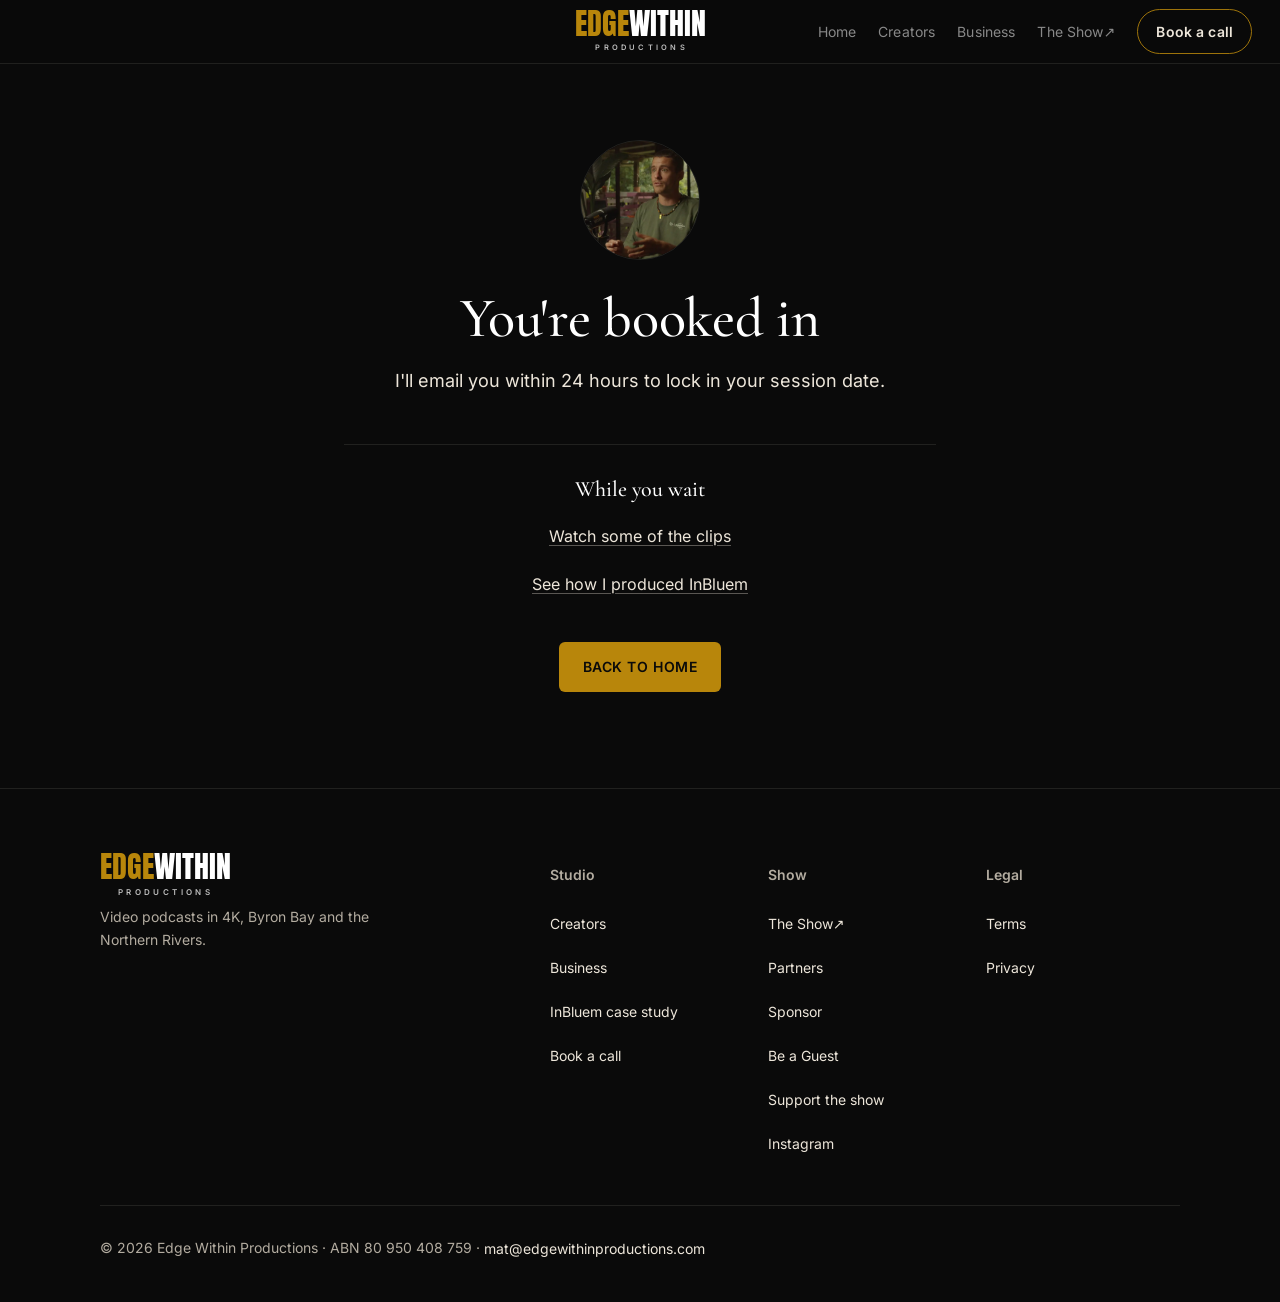
<file: thanks/index.html>
<!DOCTYPE html>
<html lang="en">
<head>
<meta charset="UTF-8">
<meta name="robots" content="noindex, nofollow">
<meta name="viewport" content="width=device-width, initial-scale=1.0">
<title>Thanks · Edge Within Productions</title>
<meta name="description" content="Booking confirmed with Edge Within Productions.">
<meta property="og:type" content="website">
<meta property="og:site_name" content="Edge Within">
<meta property="og:title" content="Thanks · Edge Within Productions">
<meta property="og:description" content="Booking confirmed with Edge Within Productions.">
<meta property="og:image" content="https://edgewithinproductions.com/og-image.jpg?v=2">
<meta property="og:image:width" content="1200">
<meta property="og:image:height" content="630">
<meta property="og:image:alt" content="Edge Within with Mat Davenport">
<meta property="og:url" content="https://edgewithinproductions.com/thanks/">
<meta name="twitter:card" content="summary_large_image">
<meta name="twitter:title" content="Thanks · Edge Within Productions">
<meta name="twitter:description" content="Booking confirmed with Edge Within Productions.">
<meta name="twitter:image" content="https://edgewithinproductions.com/og-image.jpg?v=2">
<link rel="canonical" href="https://edgewithinproductions.com/thanks/">
<link rel="icon" href="/favicon.ico?v=4" sizes="any">
<link rel="icon" type="image/png" sizes="32x32" href="/favicon-32x32.png?v=4">
<link rel="icon" type="image/png" sizes="16x16" href="/favicon-16x16.png?v=4">
<link rel="apple-touch-icon" href="/apple-touch-icon.png?v=4">
<!-- Anton for the wordmark, self-hosted and subset to the letters in EDGE WITHIN PRODUCTIONS. -->
<link rel="preload" href="/assets/fonts/anton-wordmark.woff2" as="font" type="font/woff2" crossorigin>
<style>
  *, *::before, *::after { box-sizing: border-box; margin: 0; padding: 0; }
  :root {
    --bg: #0A0A0A;
    --card: #111111;
    --card2: #0F0A04;
    --border: #1E1E1E;
    --gold: #b8860b;
    --gold2: #9a7009;
    --white: #FFFFFF;
    --grey: #888888;
    --grey2: #8a8a8a;
    --gold-dark: #7a5a06;
    --grey3: #222222;
    --grey4: #333333;
  }
  html { scroll-behavior: smooth; scroll-padding-top: 72px; }
  body { background: var(--bg); color: var(--white); font-family: var(--sans); line-height: 1.6; overflow-x: hidden; }

  a:focus-visible,
  button:focus-visible,
  input:focus-visible,
  select:focus-visible,
  textarea:focus-visible {
    outline: 2px solid var(--gold);
    outline-offset: 3px;
  }

  .skip-link {
    position: absolute; left: 12px; top: -48px; z-index: 300;
    background: var(--gold); color: var(--bg);
    font-family: var(--sans); font-size: 14px; font-weight: 700;
    padding: 10px 14px; border-radius: 6px; text-decoration: none;
  }
  .skip-link:focus { top: 12px; }

  nav {
    position: fixed; top: 0; left: 0; right: 0; z-index: 100;
    background: rgba(10,10,10,0.94);
    backdrop-filter: blur(12px);
    -webkit-backdrop-filter: blur(12px);
    border-bottom: 1px solid var(--border); height: 60px;
    display: flex; align-items: center; padding: 0 28px; justify-content: space-between;
  }
  /* Wordmark: gold EDGE + white WITHIN in Anton, matching the cover art */
  .wordmark {
    display: inline-flex; flex-direction: column; align-items: flex-start;
    text-decoration: none; line-height: 1;
  }
  .wordmark:hover, .wordmark:focus { text-decoration: none !important; }
  .wm-word {
    font-family: 'Anton', Impact, sans-serif; font-weight: 400;
    font-size: 30px; line-height: 1; letter-spacing: 0; text-transform: uppercase;
    white-space: nowrap;
  }
  .wm-edge { color: #b8860b; }
  .wm-within { color: #FFFFFF; }
  .wm-sub {
    font-family: var(--sans); font-size: 8px; font-weight: 700; line-height: 1;
    letter-spacing: 0.42em; text-transform: uppercase; color: #bdbdbd;
    margin-top: 4px; white-space: nowrap;
  }
  .wordmark--lg .wm-word { font-size: 30px; }
  .wordmark--lg .wm-sub { font-size: 9.5px; margin-top: 5px; }
  /* On a light background: WITHIN (and the sub line) go dark so they stay readable */
  .wordmark--on-light .wm-within { color: #0A0A0A; }
  .wordmark--on-light .wm-sub { color: #555555; }
  nav .wordmark .wm-word { font-size: 30px; }
  nav .wordmark .wm-sub { font-size: 7.5px; letter-spacing: 0.43em; margin-top: 3px; }
  /* PRODUCTIONS centred under EDGEWITHIN; the negative margin cancels the trailing letter-spacing */
  nav .wordmark { align-items: center; }
  nav .wordmark .wm-sub { margin-right: -0.43em; }
  .nav-links { display: flex; gap: 22px; align-items: center; list-style: none; }
  .nav-links a {
    font-family: var(--sans); font-size: 14px; color: var(--grey);
    text-decoration: none; letter-spacing: 0.02em; transition: color 0.2s;
  }
  .nav-links a:hover { color: var(--white); }
  .nav-links a { padding: 8px 0; }
  .nav-links a.nav-cta { padding: 8px 16px; }
  .nav-cta {
    background: var(--gold) !important; color: var(--bg) !important;
    font-family: var(--sans) !important; font-size: 14px !important;
    font-weight: 700 !important; letter-spacing: 0.01em; padding: 8px 16px;
    border-radius: 5px; 
  }
  .nav-cta:hover { background: var(--gold2) !important; }
  .nav-links a[aria-current="page"] { color: var(--white); }
  .hamburger {
    display: none; flex-direction: column; gap: 6px; cursor: pointer;
    background: none; border: none; padding: 8px; z-index: 101;
  }
  .hamburger span { width: 24px; height: 2px; background: var(--white); display: block; transition: all 0.3s; }
  .hamburger.active span:nth-child(1) { transform: translateY(8px) rotate(45deg); }
  .hamburger.active span:nth-child(2) { opacity: 0; }
  .hamburger.active span:nth-child(3) { transform: translateY(-8px) rotate(-45deg); }

  .sr-only {
    position: absolute; width: 1px; height: 1px; padding: 0; margin: -1px;
    overflow: hidden; clip: rect(0,0,0,0); white-space: nowrap; border: 0;
  }

  .eyebrow {
    font-family: var(--sans); font-size: 14px;
    letter-spacing: 0.01em;  color: var(--gold);
  }

  .hero {
    padding: 108px 24px 48px;
    background:
      radial-gradient(ellipse 70% 60% at 10% 0%, rgba(184,134,11,0.14) 0%, transparent 55%),
      #0D0D0D;
    border-bottom: 1px solid var(--border);
    display: flex;
    flex-direction: column;
    align-items: center;
    text-align: center;
    gap: 28px;
  }
  .hero-copy,
  .proof-strip,
  .showreel-wrap,
  .included-grid > *,
  .proof-metrics > * {
    min-width: 0;
  }
  .hero-copy {
    max-width: 820px;
    width: 100%;
    display: flex;
    flex-direction: column;
    align-items: center;
    gap: 16px;
  }
  .hero-copy > * { min-width: 0; max-width: 100%; }
  .proof-strip > *,
  .outcome > * { min-width: 0; }
  .hero-copy h1 {
    font-size: clamp(30px, 5vw, 48px); line-height: 1.08; font-weight: 400;
  }
  .hero-copy h1 em { color: var(--gold); font-style: italic; font-weight: 400; }
  .hero-sub {
    font-family: var(--sans); font-size: 16px; color: var(--grey);
    line-height: 1.7; max-width: 640px; width: 100%;
    overflow-wrap: break-word;
  }
  .hero-btns {
    display: flex; gap: 12px; flex-wrap: wrap; justify-content: center;
    margin-top: 4px; width: 100%;
  }
  .btn-primary {
    display: inline-block; background: var(--gold); color: var(--bg);
    font-family: var(--sans); font-size: 14px; font-weight: 700;
    letter-spacing: 0.04em; text-transform: uppercase; padding: 14px 24px;
    border-radius: 6px; text-decoration: none; transition: background 0.2s, transform 0.15s;
    border: none; cursor: pointer;
  }
  .btn-primary:hover { background: var(--gold2); transform: translateY(-1px); }
  .btn-secondary {
    display: inline-block; border: 1px solid var(--grey4); color: var(--grey);
    font-family: var(--sans); font-size: 14px; font-weight: 700;
    padding: 14px 24px; border-radius: 6px; text-decoration: none;
    transition: border-color 0.2s, color 0.2s;
  }
  .btn-secondary:hover { border-color: var(--gold); color: var(--white); }
  .pill {
    display: inline-block; max-width: 100%; box-sizing: border-box;
    text-align: center; line-height: 1.55;
    background: rgba(184,134,11,0.12); border: 1px solid var(--gold);
    color: var(--gold); font-family: var(--sans); font-size: 14px;
    font-weight: 700; letter-spacing: 0.01em; padding: 10px 16px;
    border-radius: 6px; 
  }
  .pill-loc { white-space: nowrap; }
  .pill-loc::before { content: ' · '; }
  .hero-price-link {
    font-family: var(--sans);
    font-size: 14px;
    color: var(--grey);
    text-decoration: none;
    border-bottom: 1px solid rgba(184,134,11,0.45);
    padding-bottom: 1px;
    transition: color 0.2s, border-color 0.2s;
    margin-top: -4px;
  }
  .hero-price-link:hover {
    color: var(--gold);
    border-bottom-color: var(--gold);
  }

  .showreel-wrap {
    width: 100%;
    max-width: 900px;
    text-align: center;
  }
  .showreel {
    width: 100%;
    aspect-ratio: 16 / 9;
    border-radius: 14px;
    overflow: hidden;
    border: 1px solid var(--border);
    background: #000;
    box-shadow: 0 24px 60px rgba(0,0,0,0.4);
  }
  .showreel iframe,
  .showreel video {
    width: 100%;
    height: 100%;
    display: block;
    border: 0;
  }
  /* Click-to-load YouTube facade: thumbnail + play button, real iframe only on click */
  .yt-facade { position: relative; display: block; width: 100%; height: 100%; background: #000; cursor: pointer; }
  .yt-facade img { width: 100%; height: 100%; object-fit: cover; display: block; }
  .yt-play {
    position: absolute; top: 50%; left: 50%; transform: translate(-50%, -50%);
    line-height: 0; transition: transform 0.2s;
    filter: drop-shadow(0 6px 18px rgba(0,0,0,0.55));
  }
  .yt-facade:hover .yt-play, .yt-facade:focus-visible .yt-play { transform: translate(-50%, -50%) scale(1.08); }
  .yt-facade:focus-visible { outline-offset: -4px; }
  .showreel-caption {
    font-family: var(--sans);
    font-size: 14px;
    color: var(--grey);
    margin-top: 12px;
    line-height: 1.5;
    padding: 0 8px;
    overflow-wrap: break-word;
  }

  .proof-strip {
    width: 100%;
    max-width: 900px;
    display: grid;
    grid-template-columns: 1.15fr 1fr;
    gap: 22px;
    align-items: center;
    text-align: left;
    background: var(--card);
    border: 1px solid var(--border);
    border-radius: 14px;
    padding: 24px;
  }
  .proof-strip .eyebrow { margin-bottom: 8px; }
  .proof-strip h2 {
    font-size: 22px; font-weight: 400; line-height: 1.25; margin-bottom: 10px;
    overflow-wrap: anywhere;
  }
  .proof-strip p {
    font-family: var(--sans); font-size: 14px; color: var(--grey); line-height: 1.65;
    overflow-wrap: break-word;
  }
  .proof-strip a {
    color: var(--gold); text-decoration: none; font-weight: 600;
    display: inline-block; padding: 8px 0;
  }
  .proof-strip a:hover { text-decoration: underline; }
  .proof-metrics {
    display: grid; grid-template-columns: 1fr 1fr; gap: 10px;
  }
  .proof-metric {
    background: var(--card2);
    border: 1px solid var(--border);
    border-radius: 10px;
    padding: 16px 12px;
    text-align: center;
  }
  .proof-metric .v {
    font-family: var(--sans); font-size: 22px; font-weight: 700; color: var(--gold); line-height: 1;
  }
  .proof-metric .l {
    font-family: var(--sans); font-size: 14px; color: var(--grey); margin-top: 6px;
  }

  .section {
    padding: 72px clamp(24px, 5vw, 48px);
    max-width: 1080px; margin: 0 auto;
  }
  .section-full {
    padding: 72px clamp(24px, 5vw, 48px);
    background: #0D0D0D; border-top: 1px solid var(--border);
  }
  .section-inner { max-width: 1080px; margin: 0 auto; }
  .section-header { max-width: 640px; margin-bottom: 32px; }
  .section-header.center { text-align: center; margin-left: auto; margin-right: auto; }
  .section-header .eyebrow { margin-bottom: 12px; }
  .section-header h2 {
    font-size: clamp(24px, 3.2vw, 36px); font-weight: 400; line-height: 1.15; margin-bottom: 12px;
  }
  .section-header h2 em { color: var(--gold); font-style: italic; }
  .section-header p {
    font-family: var(--sans); font-size: 16px; color: var(--grey); line-height: 1.7;
  }

  .outcome {
    background: var(--card);
    border: 1px solid var(--border);
    border-radius: 12px;
    padding: 28px 24px;
    display: flex;
    flex-direction: column;
    transition: border-color 0.2s;
  }
  .outcome:hover { border-color: #2a2a2a; }
  .outcome h3 {
    font-family: var(--sans); font-size: 16px; font-weight: 700;
    color: var(--white); margin-bottom: 12px;
  }
  .outcome p {
    font-family: var(--sans); font-size: 14px; color: var(--grey); line-height: 1.65;
    flex: 1; overflow-wrap: break-word;
  }
  .outcome.highlight {
    border-color: var(--gold);
    background: var(--card2);
  }
  .outcome.highlight:hover { border-color: var(--gold); }
  .card-link {
    display: inline-block;
    margin-top: 18px;
    font-family: var(--sans);
    font-size: 14px;
    font-weight: 700;
    color: var(--gold);
    text-decoration: none;
  }
  .card-link:hover { text-decoration: underline; }

  .phase-num {
    width: 38px; height: 38px; border-radius: 50%; background: var(--card2);
    border: 2px solid var(--gold); color: var(--gold);
    font-family: var(--sans); font-size: 14px; font-weight: 700;
    display: flex; align-items: center; justify-content: center; margin: 0 auto 12px;
  }

  /* "What you get" timeline: 4 numbered steps joined by a gold line (vertical on mobile) */
  .timeline {
    list-style: none; display: grid; grid-template-columns: repeat(4, 1fr); gap: 14px;
    max-width: 1000px; margin: 0 auto 28px; position: relative;
  }
  .timeline::before {
    content: ''; position: absolute; top: 19px; left: 12.5%; right: 12.5%;
    height: 1px; background: rgba(184,134,11,0.45); z-index: 0;
  }
  .tl-step { position: relative; z-index: 1; display: flex; flex-direction: column; min-width: 0; }
  .tl-step .phase-num { margin: 0 auto 14px; flex-shrink: 0; }
  .tl-card {
    flex: 1; background: var(--card); border: 1px solid var(--border);
    border-radius: 12px; padding: 20px 18px; text-align: left;
  }
  .tl-step--launch .tl-card { border-color: var(--gold); background: var(--card2); }
  .tl-when {
    font-family: var(--sans); font-size: 14px; font-weight: 700;
    letter-spacing: 0.01em;  color: var(--gold); margin-bottom: 6px;
  }
  .tl-card h3 {
    font-family: var(--sans); font-size: 16px; font-weight: 700;
    color: var(--white); margin-bottom: 8px;
  }
  .tl-card p {
    font-family: var(--sans); font-size: 14px; color: var(--grey); line-height: 1.6;
    overflow-wrap: break-word;
  }
  .included-box p {
    font-family: var(--sans); font-size: 14px; color: var(--grey); line-height: 1.6;
    margin-bottom: 10px;
  }
  .included-box p:last-child { margin-bottom: 0; }
  .included-box--gold { border-color: var(--gold); background: var(--card2); }
  .included-box--gold h3 { color: var(--gold); }
  .hero-promise {
    font-family: var(--sans); font-size: 14px; color: #cfcfcf; line-height: 1.6;
    max-width: 640px; width: 100%;
  }
  .hero-promise strong { color: var(--gold); }

  .included-grid {
    display: grid;
    grid-template-columns: 1fr 1fr;
    gap: 14px;
  }
  .included-box {
    background: var(--card);
    border: 1px solid var(--border);
    border-radius: 12px;
    padding: 24px 22px;
  }
  .included-box-single {
    max-width: 640px;
    margin-left: auto;
    margin-right: auto;
  }
  .included-box h3,
  .included-box h4 {
    font-family: var(--sans); font-size: 14px; font-weight: 700;
    color: var(--white); margin-bottom: 14px;
  }
  .included-box ul { list-style: none; }
  .included-box li {
    font-family: var(--sans); font-size: 14px; color: var(--grey);
    padding-left: 18px; position: relative; line-height: 1.5; margin-bottom: 8px;
  }
  .included-box li:last-child { margin-bottom: 0; }
  .included-box li::before {
    content: '';
    position: absolute;
    left: 0; top: 7px;
    width: 6px; height: 6px; border-radius: 50%;
    background: var(--gold);
  }
  .included-note {
    margin-top: 14px;
    font-family: var(--sans); font-size: 14px; color: var(--grey); line-height: 1.55;
  }

  .after-split {
    display: grid;
    grid-template-columns: 1fr 1fr;
    gap: 16px;
  }

  #pricing.section-full {
    background:
      radial-gradient(ellipse 80% 70% at 15% 20%, rgba(184,134,11,0.18) 0%, transparent 55%),
      radial-gradient(ellipse 60% 50% at 90% 80%, rgba(184,134,11,0.1) 0%, transparent 50%),
      linear-gradient(180deg, #14100a 0%, #0F0A04 50%, #120e08 100%);
    border-top: 1px solid rgba(184,134,11,0.35);
    border-bottom: 1px solid rgba(184,134,11,0.25);
  }
  #pricing .section-header p { color: #b0b0b0; }
  .pricing-grid {
    display: grid; grid-template-columns: 1fr 1.15fr 1fr; gap: 16px;
    max-width: 1000px; margin: 0 auto 20px; align-items: stretch;
    padding-top: 14px;
  }
  .tier {
    background: #F4F3F0; border: 1px solid #e0dcd4;
    border-radius: 12px; padding: 26px 22px; display: flex; flex-direction: column;
    box-shadow: 0 12px 40px rgba(0,0,0,0.25);
  }
  .tier.featured {
    background: #fffdf8; border: 2px solid var(--gold); position: relative;
    box-shadow: 0 8px 28px rgba(184,134,11,0.18), 0 16px 48px rgba(0,0,0,0.28);
  }
  .tier-badge {
    position: absolute; top: -12px; left: 50%; transform: translateX(-50%);
    background: var(--gold); color: var(--bg); font-family: var(--sans);
    font-size: 14px; font-weight: 700; letter-spacing: 0.1em; 
    padding: 4px 14px; border-radius: 20px; white-space: nowrap;
  }
  .tier-name {
    font-family: var(--sans); font-size: 14px; letter-spacing: 0.01em;
     color: #666; margin-bottom: 8px;
  }
  .tier-price {
    font-size: 44px; font-weight: 700; color: #0A0A0A;
    font-family: var(--sans); line-height: 1; margin-bottom: 4px;
  }
  .tier.featured .tier-price { color: var(--gold-dark); }
  .tier-period {
    font-family: var(--sans); font-size: 14px; color: #666; margin-bottom: 6px;
  }
  .tier-total {
    font-family: var(--sans); font-size: 14px; font-weight: 700; color: #0A0A0A;
    margin-bottom: 16px;
  }
  .tier.featured .tier-total { color: #3a3a3a; }
  .tier-list {
    list-style: none; display: flex; flex-direction: column; gap: 9px;
    margin-bottom: 22px; flex: 1;
  }
  .tier-list li {
    font-family: var(--sans); font-size: 14px; color: #3a3a3a;
    padding-left: 16px; position: relative; line-height: 1.4;
  }
  .tier-list li::before {
    content: ''; position: absolute; left: 0; top: 7px;
    width: 6px; height: 6px; border-radius: 50%; background: var(--gold);
  }
  .tier .btn-primary { text-align: center; width: 100%; }

  .value-note {
    text-align: center; font-family: var(--sans); font-size: 14px;
    color: #b0b0b0; max-width: 640px; margin: 0 auto 12px; line-height: 1.65;
    padding: 14px 16px;
    background: rgba(184,134,11,0.12);
    border: 1px solid rgba(184,134,11,0.35);
    border-radius: 8px;
  }
  .value-note strong { color: var(--gold); }
  .value-note a { color: var(--gold); font-weight: 700; text-decoration: none; }
  .value-note a:hover { text-decoration: underline; }

  .monthly-card {
    max-width: 640px; margin: 0 auto 12px;
    display: flex; align-items: center; justify-content: space-between; gap: 16px;
    padding: 14px 16px 14px 20px; border-radius: 8px;
    background: rgba(0,0,0,0.25); border: 1px solid rgba(184,134,11,0.35);
  }
  .monthly-card p { font-family: var(--sans); font-size: 14px; color: #b0b0b0; line-height: 1.5; }
  .monthly-card p strong { color: var(--white); }
  .monthly-card .btn-secondary {
    white-space: nowrap; color: var(--gold); border-color: rgba(184,134,11,0.6);
    padding: 10px 18px; font-size: 14px;
  }
  .monthly-card .btn-secondary:hover { color: var(--white); border-color: var(--gold); }

  .founding-callout {
    max-width: 1000px; margin: 8px auto 20px;
    display: grid; grid-template-columns: auto 1fr auto; gap: 24px; align-items: center;
    padding: 22px 26px; border-radius: 12px;
    background: linear-gradient(135deg, rgba(184,134,11,0.16) 0%, rgba(184,134,11,0.05) 100%);
    border: 1px solid rgba(184,134,11,0.55);
  }
  .founding-price {
    font-family: var(--sans); font-size: 30px; font-weight: 700; color: var(--gold);
    line-height: 1; white-space: nowrap;
  }
  .founding-price span {
    display: block; margin-top: 6px; font-size: 14px; font-weight: 400; color: #b0b0b0;
    font-family: var(--sans); letter-spacing: 0.01em; 
  }
  .founding-callout .eyebrow { margin-bottom: 6px; }
  .founding-callout p {
    font-family: var(--sans); font-size: 14px; color: #cfcfcf; line-height: 1.6; margin: 0;
  }
  .founding-callout p strong { color: var(--white); }
  .founding-callout .btn-secondary { white-space: nowrap; color: var(--gold); border-color: rgba(184,134,11,0.6); }
  .founding-callout .btn-secondary:hover { color: var(--white); border-color: var(--gold); }

  .addons {
    max-width: 720px;
    margin: 28px auto 0;
    background: rgba(0,0,0,0.25);
    border: 1px solid rgba(255,255,255,0.08);
    border-radius: 12px;
    padding: 22px 24px 18px;
  }
  .addons-label {
    font-family: var(--sans);
    font-size: 14px;
    font-weight: 700;
    letter-spacing: 0.01em;
    
    color: var(--gold);
    margin-bottom: 14px;
  }
  .addons-list {
    list-style: none;
    margin: 0;
    padding: 0;
    display: flex;
    flex-direction: column;
  }
  .addons-list li {
    font-family: var(--sans);
    font-size: 14px;
    color: #b0b0b0;
    line-height: 1.55;
    padding: 11px 0;
    border-bottom: 1px solid rgba(255,255,255,0.06);
  }
  .addons-list li:last-child { border-bottom: none; padding-bottom: 2px; }
  .addons-list li strong {
    color: var(--white);
    font-weight: 700;
    display: inline;
  }
  .addons-list li strong::after { content: ': '; font-weight: 700; color: var(--white); }

  .form-section {
    background:
      radial-gradient(ellipse 70% 60% at 50% 0%, rgba(184,134,11,0.16) 0%, transparent 55%),
      linear-gradient(180deg, #120e08 0%, #0D0D0D 55%, #0A0A0A 100%);
    border-top: 1px solid rgba(184,134,11,0.3);
    padding: 72px 24px;
  }
  .form-inner { max-width: 680px; margin: 0 auto; }
  .form-card {
    background: #F4F3F0;
    border: 1px solid #e0dcd4;
    border-radius: 14px;
    padding: clamp(28px, 4vw, 40px) clamp(22px, 4vw, 36px);
    box-shadow:
      0 0 0 1px rgba(184,134,11,0.08),
      0 24px 60px rgba(0,0,0,0.4),
      0 0 60px rgba(184,134,11,0.06);
    color: #1a1a1a;
  }
  .form-header { text-align: center; margin-bottom: 28px; }
  .form-header .eyebrow { color: var(--gold-dark); }
  .form-header h2 {
    font-size: clamp(22px, 3vw, 32px); font-weight: 400; margin: 10px 0;
    color: #0A0A0A;
  }
  .form-header p {
    font-family: var(--sans); font-size: 16px; color: #555; line-height: 1.7;
  }
  .form-grid { display: grid; grid-template-columns: 1fr 1fr; gap: 14px; }
  .field { display: flex; flex-direction: column; gap: 6px; }
  .field.full { grid-column: 1 / -1; }
  label {
    font-family: var(--sans); font-size: 14px;
    letter-spacing: 0.01em;  color: #555;
  }
  input, select, textarea {
    background: #fff; border: 1px solid #d4d0c8; border-radius: 8px;
    padding: 12px 14px; color: #0A0A0A; font-family: var(--sans);
    font-size: 16px; outline: none; width: 100%;
    appearance: none; -webkit-appearance: none;
  }
  input:focus, select:focus, textarea:focus {
    border-color: var(--gold);
    box-shadow: 0 0 0 3px rgba(184,134,11,0.15);
  }
  input::placeholder, textarea::placeholder { color: #999; }
  select {
    background-image: linear-gradient(45deg, transparent 50%, #666 50%), linear-gradient(135deg, #666 50%, transparent 50%);
    background-position: calc(100% - 18px) calc(50% - 2px), calc(100% - 12px) calc(50% - 2px);
    background-size: 6px 6px, 6px 6px; background-repeat: no-repeat; padding-right: 32px;
  }
  select option { background: #fff; color: #0A0A0A; }
  textarea { resize: vertical; min-height: 88px; font-size: 16px; }
  .submit-btn {
    width: 100%; background: var(--gold); color: var(--bg);
    font-family: var(--sans); font-size: 14px; font-weight: 700;
    padding: 15px; border: none; border-radius: 8px; cursor: pointer;
    margin-top: 8px; transition: background 0.2s, transform 0.15s;
  }
  .submit-btn:hover { background: var(--gold2); transform: translateY(-1px); }
  .submit-btn:disabled { opacity: 0.6; cursor: not-allowed; transform: none; }
  .form-dm {
    text-align: center; font-family: var(--sans); font-size: 14px;
    color: #666; margin-top: 14px;
  }
  .form-dm a { color: var(--gold-dark); text-decoration: underline; font-weight: 600; }
  .form-dm a:hover { text-decoration: underline; }
  .success-msg {
    display: none; background: #eef8ef; border: 1px solid #22C55E;
    border-radius: 10px; padding: 28px; text-align: center; margin-top: 8px;
  }
  .success-msg .check { font-size: 30px; margin-bottom: 10px; color: #16a34a; }
  .success-msg h3 { color: #15803d; font-size: 18px; margin-bottom: 8px; }
  .success-msg p { font-family: var(--sans); font-size: 14px; color: #444; }

  .faq-list { max-width: 680px; margin: 0 auto; }
  .faq-item { border-bottom: 1px solid var(--border); }
  .faq-q {
    width: 100%; background: none; border: none; color: var(--white);
    font-family: var(--sans); font-size: 16px; font-weight: 700;
    text-align: left; padding: 18px 0; cursor: pointer;
    display: flex; justify-content: space-between; align-items: center; gap: 16px;
  }
  .faq-q::after {
    content: '+'; color: var(--gold); font-size: 22px; font-weight: 400; flex-shrink: 0;
  }
  .faq-item.open .faq-q::after { content: '−'; }
  .faq-a {
    display: none; font-family: var(--sans); font-size: 14px;
    color: var(--grey); line-height: 1.7; padding: 0 0 18px;
  }
  .faq-item.open .faq-a { display: block; }
  .faq-a a { color: var(--gold); text-decoration: none; font-weight: 600; }
  .faq-a a:hover { text-decoration: underline; }

  footer {
    background: var(--bg); border-top: 1px solid var(--border);
    padding: 28px 32px; display: flex; justify-content: space-between;
    align-items: center; flex-wrap: wrap; gap: 12px;
  }
  footer p { font-family: var(--sans); font-size: 14px; color: var(--grey2); }
  .footer-brand { display: flex; flex-direction: column; align-items: flex-start; gap: 8px; }
  footer a { color: var(--gold); text-decoration: none; display: inline-block; padding: 6px 0; }
  footer a:hover { text-decoration: underline; }

  .mobile-cta {
    display: none; position: fixed; bottom: 0; left: 0; right: 0;
    background: var(--gold); color: var(--bg); text-align: center;
    padding: 15px; font-family: var(--sans); font-size: 14px;
    font-weight: 700; text-decoration: none; z-index: 200;
  }



  .compare-wrap {
    max-width: 900px;
    margin: 0 auto;
    border: 1px solid var(--border);
    border-radius: 14px;
    overflow: hidden;
    background: var(--card);
  }
  .compare-table { width: 100%; }
  .compare-row {
    display: grid;
    grid-template-columns: minmax(110px, 0.9fr) 1fr 1.15fr;
    gap: 0;
    border-bottom: 1px solid var(--border);
  }
  .compare-row:last-child { border-bottom: none; }
  .compare-row > div {
    padding: 16px 18px;
    font-family: var(--sans);
    font-size: 14px;
    line-height: 1.55;
    color: var(--grey);
  }
  .compare-row.compare-head > div {
    font-family: var(--sans);
    font-size: 14px;
    font-weight: 700;
    letter-spacing: 0.01em;
    
    color: var(--gold);
    background: var(--card2);
    padding: 14px 18px;
  }
  .compare-label {
    color: var(--white) !important;
    font-weight: 700 !important;
    font-size: 14px !important;
  }
  .compare-row .compare-ew {
    color: #d4d4d4;
    background: rgba(184,134,11,0.06);
    border-left: 1px solid rgba(184,134,11,0.25);
  }
  .compare-head .compare-ew {
    background: rgba(184,134,11,0.12) !important;
    color: var(--gold) !important;
    border-left: 1px solid rgba(184,134,11,0.25);
  }
  .compare-close {
    max-width: 680px;
    margin: 22px auto 0;
    text-align: center;
    font-family: var(--sans);
    font-size: 16px;
    color: var(--grey);
    line-height: 1.7;
  }

  .audience-grid {
    display: grid; grid-template-columns: repeat(3, 1fr); gap: 12px;
  }
  .audience-card {
    background: var(--card); border: 1px solid var(--border);
    border-radius: 10px; padding: 22px 20px; text-align: left;
  }
  .audience-card h3 {
    font-family: var(--sans); font-size: 14px; font-weight: 700;
    color: var(--white); margin-bottom: 8px;
  }
  .audience-card p {
    font-family: var(--sans); font-size: 14px; color: var(--grey); line-height: 1.55;
  }

  .client-grid {
    display: grid; grid-template-columns: 1fr 1fr; gap: 16px; align-items: stretch;
  }
  .client-grid--single { grid-template-columns: 1fr; max-width: 560px; margin: 0 auto; }
  .todo-placeholder[hidden] { display: none !important; }
  .client-card {
    background: var(--card2); border: 1px solid var(--gold);
    border-radius: 12px; padding: 26px 24px;
  }
  .client-card h3 {
    font-family: var(--sans); font-size: 16px; font-weight: 700;
    color: var(--white); margin-bottom: 4px;
  }
  .client-card .client-meta {
    font-family: var(--sans); font-size: 14px; letter-spacing: 0.1em;
     color: var(--gold); margin-bottom: 14px;
  }
  .client-card ul { list-style: none; }
  .client-card li {
    font-family: var(--sans); font-size: 14px; color: var(--grey);
    padding-left: 18px; position: relative; line-height: 1.5; margin-bottom: 7px;
  }
  .client-card li::before {
    content: ''; position: absolute; left: 0; top: 7px;
    width: 6px; height: 6px; border-radius: 50%; background: var(--gold);
  }
  .todo-placeholder {
    border: 2px dashed #d97706 !important; background: rgba(217,119,6,0.08) !important;
    border-radius: 12px; padding: 24px; color: #fbbf24;
    font-family: var(--sans); font-size: 14px; line-height: 1.6;
  }
  .todo-placeholder .todo-tag {
    display: inline-block; background: #d97706; color: #0A0A0A;
    font-family: var(--sans); font-size: 14px; font-weight: 700;
    letter-spacing: 0.01em; padding: 3px 8px; border-radius: 4px; margin-bottom: 10px;
  }
  blockquote.testimonial {
    font-size: 18px; line-height: 1.5; color: var(--white); font-style: italic;
  }
  .testimonial-card { margin: 0; }
  .testimonial-card--hero {
    max-width: 720px; margin: 22px auto 0; text-align: left;
    background: var(--card2); border: 1px solid var(--gold);
    border-radius: 12px; padding: 22px 24px;
  }
  .testimonial-card--hero blockquote.testimonial { font-size: 18px; }
  .testimonial-cite {
    display: block; margin-top: 12px; font-family: var(--sans); font-style: normal;
    font-size: 14px; color: var(--gold);
  }

  .book-card {
    display: flex; align-items: center; justify-content: space-between; gap: 18px;
    background: #fffdf8; border: 2px solid var(--gold); border-radius: 12px;
    padding: 18px 20px; margin-bottom: 26px;
  }
  .book-card h3 { font-family: var(--sans); font-size: 16px; color: #0A0A0A; margin-bottom: 4px; }
  .book-card p { font-family: var(--sans); font-size: 14px; color: #555; line-height: 1.5; }
  .book-card .btn-primary { white-space: nowrap; }
  .form-divider {
    text-align: center; font-family: var(--sans); font-size: 14px;
    letter-spacing: 0.01em;  color: #555; margin: 0 0 18px;
  }
  .form-error {
    display: none; margin-top: 12px; padding: 12px 14px; border-radius: 8px;
    background: #fdecec; border: 1px solid #dc2626; color: #7f1d1d;
    font-family: var(--sans); font-size: 14px; text-align: center;
  }
  .form-error a { color: #7f1d1d; font-weight: 700; }
  .hp-field { position: absolute; left: -10000px; width: 1px; height: 1px; overflow: hidden; }
  .price-note {
    text-align: center; font-family: var(--sans); font-size: 14px; color: #9a9a9a;
    margin: 0 auto 14px; max-width: 640px;
  }
  .showreel-caption a { color: var(--gold); }

  @media (max-width: 900px) {
    .audience-grid { grid-template-columns: 1fr; }
    .client-grid { grid-template-columns: 1fr; }
  }
  @media (max-width: 560px) {
    .book-card { flex-direction: column; text-align: center; }
    .book-card .btn-primary { width: 100%; }
  }

  @media (max-width: 900px) {
    .included-grid { grid-template-columns: 1fr; }
    .pricing-grid { grid-template-columns: 1fr; max-width: 420px; }
    .form-grid { grid-template-columns: 1fr; }
    .field.full { grid-column: 1; }
    .proof-strip { grid-template-columns: 1fr; text-align: center; }
    .founding-callout { grid-template-columns: 1fr; text-align: center; gap: 14px; max-width: 420px; padding: 22px 20px; }
    .founding-callout .btn-secondary { justify-self: center; white-space: normal; }
    .timeline { grid-template-columns: 1fr; gap: 14px; max-width: 560px; }
    .timeline::before { display: none; }
    .tl-step { flex-direction: row; align-items: flex-start; gap: 14px; }
    .tl-step:not(:last-child)::after {
      content: ''; position: absolute; left: 19px; top: 38px; bottom: -14px;
      width: 1px; background: rgba(184,134,11,0.45);
    }
    .tl-step .phase-num { margin: 0; }
    .monthly-card { flex-direction: column; text-align: center; max-width: 420px; padding: 16px; gap: 12px; }
    .monthly-card .btn-secondary { white-space: normal; }
  }
  @media (max-width: 860px) {
    .compare-row {
      grid-template-columns: 1fr;
      padding: 14px 16px 16px;
      gap: 10px;
    }
    .compare-row > div { padding: 0; }
    .compare-row.compare-head { display: none; }
    .compare-label {
      font-family: var(--sans) !important;
      font-size: 14px !important;
      letter-spacing: 0.01em;
      
      color: var(--gold) !important;
      font-weight: 700 !important;
      margin-bottom: 2px;
    }
    .compare-studio::before,
    .compare-ew::before {
      display: block;
      font-family: var(--sans);
      font-size: 14px;
      font-weight: 700;
      letter-spacing: 0.01em;
      
      color: var(--grey2);
      margin-bottom: 4px;
    }
    .compare-studio::before { content: 'A studio'; }
    .compare-ew::before { content: 'Edge Within'; color: var(--gold); }
    .compare-ew {
      background: rgba(184,134,11,0.08);
      border: 1px solid rgba(184,134,11,0.28);
      border-radius: 8px;
      padding: 12px 14px !important;
      border-left: 1px solid rgba(184,134,11,0.28) !important;
    }
    .compare-studio {
      padding: 4px 0 2px !important;
    }

    .hero { padding: 92px 20px 88px; gap: 22px; }
    nav { padding: 0 16px; }
    .hamburger { display: flex; }
    nav .nav-links {
      display: none; position: absolute; top: 60px; left: 0; right: 0;
      flex-direction: column; align-items: stretch; gap: 6px;
      background: rgba(10,10,10,0.98); border-bottom: 1px solid var(--border);
      padding: 16px 24px 20px; z-index: 99;
    }
    nav .nav-links.active { display: flex; }
    nav .nav-links a { display: block; padding: 10px 0; }
    nav .nav-links a.nav-cta { text-align: center; padding: 10px 16px; }
    .mobile-cta { display: block; }
    footer { flex-direction: column; text-align: center; padding-bottom: 80px; }
    .footer-brand { align-items: center; }
    .form-section { padding-bottom: 96px; }
    .hero-btns .btn-primary,
    .hero-btns .btn-secondary { width: 100%; max-width: 320px; text-align: center; }
    .pill { display: block; width: 100%; font-size: 14px; letter-spacing: 0.04em; padding: 10px 12px; }
    .pill-loc { display: block; margin-top: 2px; }
    .pill-loc::before { content: none; }
    .proof-strip { padding: 20px 16px; width: 100%; }
    .proof-strip h2 { font-size: 18px; }
    .proof-metric .l { font-size: 14px; }
    .outcome p { overflow-wrap: break-word; }
    .section, .section-full { padding-left: 20px; padding-right: 20px; }
  }
  @media (max-width: 480px) {
    .proof-metrics { grid-template-columns: 1fr 1fr; }
  }
  @media (prefers-reduced-motion: reduce) {
    html { scroll-behavior: auto; }
    .btn-primary:hover, .submit-btn:hover { transform: none; }
  }

  /* Site refresh (Oct 2026): hero photo, logo, proof line, How we shoot, About */
  .hero {
    background:
      linear-gradient(180deg, rgba(10,10,10,0.84) 0%, rgba(10,10,10,0.9) 55%, #0D0D0D 100%),
      url("/assets/img/hero-bamboo-set.jpg") center top / cover no-repeat,
      #0D0D0D;
    background:
      linear-gradient(180deg, rgba(10,10,10,0.84) 0%, rgba(10,10,10,0.9) 55%, #0D0D0D 100%),
      image-set(url("/assets/img/hero-bamboo-set.webp") type("image/webp"), url("/assets/img/hero-bamboo-set.jpg") type("image/jpeg")) center top / cover no-repeat,
      #0D0D0D;
    padding-top: 92px;
  }
  .hero-copy { gap: 14px; }
  .hero-sub { color: #d6d6d6; }
  .hero-proof {
    font-family: var(--sans); font-size: 14px; letter-spacing: 0.01em;
    color: #e8e8e8; 
  }
  .shoot-photos { max-width: 1000px; margin: 0 auto 36px; }
  .shoot-photos-title {
    font-family: var(--sans); font-size: 14px; font-weight: 700; color: var(--gold);
    text-align: center; margin-bottom: 14px; letter-spacing: 0.08em; text-transform: uppercase;
  }
  .shoot-grid { display: grid; grid-template-columns: 1fr 1fr 1fr; gap: 14px; }
  .shoot-grid figure { margin: 0; border-radius: 12px; overflow: hidden; border: 1px solid var(--border); aspect-ratio: 4 / 5; }
  .shoot-grid img { width: 100%; height: 100%; object-fit: cover; display: block; }
  .hiw-grid { display: grid; grid-template-columns: 2.2fr 1fr; gap: 18px; max-width: 1000px; margin: 0 auto 28px; align-items: start; }
  .hiw-grid .timeline { grid-template-columns: 1fr 1fr; margin-bottom: 0; }
  .hiw-grid .timeline::before { display: none; }
  .about-grid { display: grid; grid-template-columns: 1.1fr 1fr; gap: 32px; max-width: 1000px; margin: 0 auto; align-items: center; }
  .about-photo { width: 100%; height: auto; border-radius: 12px; border: 1px solid var(--border); display: block; }
  .about-grid h2 { margin: 6px 0 14px; }
  .about-grid p { font-family: var(--sans); font-size: 16px; color: var(--grey); line-height: 1.7; margin-bottom: 12px; }
  .client-result { font-family: var(--sans); font-size: 14px; color: var(--gold); margin-top: 14px; }
  .pilot-start { color: var(--gold) !important; font-weight: 700; margin-top: 8px; }
  .tier-start {
    font-family: var(--sans); font-size: 14px; font-weight: 700; letter-spacing: 0.01em;
     color: var(--gold-dark); margin-bottom: 4px;
  }
  @media (max-width: 900px) {
    .hiw-grid, .about-grid { grid-template-columns: 1fr; }
    .hiw-grid .timeline { grid-template-columns: 1fr; }
  }
  @media (max-width: 560px) {
    .shoot-grid { grid-template-columns: 1fr 1fr; }
    .shoot-grid figure:last-child { grid-column: 1 / -1; aspect-ratio: 4 / 3; }
    .hero { padding-top: 80px; }
    .hero-proof { font-size: 14px; }
  }
  /* Hero order from the Hudson call (12 Oct 2026): headline, two-line sub, video, then the call to action */
  .hero-cta { width: 100%; max-width: 820px; display: flex; flex-direction: column; align-items: center; gap: 14px; }
  .hero-cta .hero-btns { margin-top: 0; }
  .hero-call-note {
    font-family: var(--sans); font-size: 14px; color: #d6d6d6; line-height: 1.55; max-width: 460px;
  }
  .hero .testimonial-card--hero { margin-top: 0; width: 100%; }
  .nowrap { white-space: nowrap; }
  @media (min-width: 861px) { .hero .showreel-wrap { max-width: 720px; } }
  @media (max-width: 860px) {
    /* Logo centred in the top bar, menu button stays on the right */
    nav { justify-content: center; position: fixed; }
    nav .hamburger { position: absolute; right: 10px; top: 50%; transform: translateY(-50%); }
    .hero { padding-top: 76px; gap: 16px; }
    .hero-copy { gap: 10px; }
    .hero-copy h1 { font-size: 30px; }
    .hero-sub { font-size: 14px; line-height: 1.5; max-width: 360px; }
    .showreel-caption { margin-top: 8px; font-size: 14px; }
    .hero-cta { gap: 12px; }
    .hero-cta .hero-btns { flex-wrap: nowrap; gap: 10px; max-width: 360px; }
    .hero-cta .hero-btns .btn-primary,
    .hero-cta .hero-btns .btn-secondary { flex: 1 1 0; width: auto; padding: 14px 10px; }
    .hero-call-note { font-size: 14px; }
  }
  /* Clips row: swipeable vertical reels, videos only load when played */
  .reels-section { padding-top: 56px; padding-bottom: 40px; }
  .reels-row {
    display: flex; gap: 14px; overflow-x: auto; scroll-snap-type: x mandatory;
    padding: 4px 4px 12px; margin: 0 auto; max-width: 1000px;
    -webkit-overflow-scrolling: touch;
  }
  .reel { margin: 0; flex: 0 0 200px; scroll-snap-align: start; }
  .reel-frame {
    position: relative; aspect-ratio: 9 / 16; border-radius: 12px; overflow: hidden;
    border: 1px solid var(--border); background: #000;
  }
  .reel-frame video { width: 100%; height: 100%; object-fit: cover; display: block; }
  .reel-views {
    position: absolute; right: 8px; top: 8px; pointer-events: none;
    background: rgba(10,10,10,0.78); color: var(--gold); border-radius: 5px; padding: 4px 7px;
    font-family: var(--sans); font-size: 14px; font-weight: 700; letter-spacing: 0.04em;
  }
  .reel figcaption {
    font-family: var(--sans); font-size: 14px; color: var(--grey); line-height: 1.45; margin-top: 8px;
  }
  .reel figcaption strong { color: var(--white); font-weight: 700; }
  .reel-tag { display: inline-block; margin-left: 4px; padding: 1px 6px; border: 1px solid var(--gold); border-radius: 4px; color: var(--gold); font-size: 14px; font-weight: 700; letter-spacing: 0.06em; text-transform: uppercase; vertical-align: 1px; }
  .reels-more { text-align: center; margin-top: 18px; }
  .reels-more a {
    display: inline-block; font-family: var(--sans); font-size: 14px; font-weight: 700; color: var(--gold);
    text-decoration: none; border: 1px solid rgba(184,134,11,0.5); border-radius: 6px; padding: 11px 18px;
  }
  .reels-more a:hover { border-color: var(--gold); color: var(--white); }
  .reels-hint { display: none; text-align: center; font-family: var(--sans); font-size: 14px; color: var(--grey2); margin-top: 4px; }
  /* Never show a scrollbar on the clips row */
  .reels-row { scrollbar-width: none; -ms-overflow-style: none; }
  .reels-row::-webkit-scrollbar { display: none; }
  /* Desktop and tablet: all clips share the row evenly, no sideways scroll */
  @media (min-width: 861px) {
    .reels-row { overflow: visible; justify-content: center; }
    .reel { flex: 1 1 0; min-width: 0; max-width: 200px; }
  }
  @media (max-width: 860px) {
    .reels-section { padding-left: 0 !important; padding-right: 0 !important; }
    .reels-section .section-header { padding: 0 20px; }
    .reels-row { padding-left: 20px; padding-right: 20px; scroll-padding-left: 20px; }
    .reel { flex-basis: 62vw; max-width: 240px; }
    .reels-hint { display: block; }
  }
  /* Top bar logo centred at every width (Oct 2026) */
  @media (min-width: 1101px) {
    nav .wordmark { position: absolute; left: 50%; top: 50%; transform: translate(-50%, -50%); }
    nav .nav-links { margin-left: auto; }
  }
  @media (min-width: 861px) and (max-width: 1100px) {
    /* Not enough room for a centred logo plus the links, so use the menu button like on phones */
    nav { justify-content: center; }
    nav .hamburger { display: flex; position: absolute; right: 16px; top: 50%; transform: translateY(-50%); }
    nav .nav-links {
      display: none; position: absolute; top: 60px; left: 0; right: 0;
      flex-direction: column; align-items: stretch; gap: 6px;
      background: rgba(10,10,10,0.98); border-bottom: 1px solid var(--border);
      padding: 16px 24px 20px; z-index: 99;
    }
    nav .nav-links.active { display: flex; }
    nav .nav-links a { display: block; padding: 10px 0; }
    nav .nav-links a.nav-cta { text-align: center; padding: 10px 16px; }
  }

  /* Site improvements (Oct 2026) */
  .hero-sub--kit { font-size: 14px; color: #a8a8a8; }
  .testimonial-pair { display: grid; grid-template-columns: 1fr 1fr; gap: 20px; width: 100%; max-width: 1100px; margin: 0 auto; }
  @media (max-width: 860px) { .testimonial-pair { grid-template-columns: 1fr; } }
  .cal-embed { margin: 18px 0 8px; border-radius: 10px; overflow: hidden; background: #141414; border: 1px solid #262626; }
  .cal-embed iframe { display: block; width: 100%; height: 700px; border: 0; }
  @media (max-width: 600px) { .cal-embed iframe { height: 820px; } }
  .dm-row { display: flex; gap: 12px; flex-wrap: wrap; justify-content: center; margin: 12px 0 4px; }
  nav.nav-lp { display:flex; align-items:center; justify-content:space-between; gap:16px; flex-wrap:wrap; }
  nav.nav-lp .wordmark { position:static !important; transform:none !important; left:auto !important; top:auto !important; margin:0; order:0; }
  .lp-links { order:1; margin-left:auto; display:flex; align-items:center; gap:18px; flex-wrap:wrap; font-size: 14px; }
  .lp-links a { color:#d6d6d6; text-decoration:none; }
  .lp-links a:hover, .lp-links a[aria-current] { color:var(--gold); }
  .lp-links .lp-cta { background:var(--gold); color:#0A0A0A; padding:8px 14px; border-radius:6px; font-weight:700; }
  @media (max-width:600px){ nav.nav-lp { flex-direction:column; justify-content:center; height:auto; gap:6px; padding-top:8px; padding-bottom:8px; } .lp-links { margin-left:0; } .lp-links { gap:12px; font-size: 14px; justify-content:center; } .lp-links .lp-cta { display:none; } }
  .lp-hero-offer { margin-top: 6px; }

  /* Polish batch (Oct 2026): fonts, readability, tap targets, menu, phone booking */
  @font-face { font-family: 'Anton'; font-style: normal; font-weight: 400; font-display: swap; src: url('/assets/fonts/anton-wordmark.woff2') format('woff2'); unicode-range: U+43-45, U+47-49, U+4e-50, U+52-55, U+57; }
  /* Same header everywhere: logo left, links right, hamburger under 1100px */
  nav { background: rgba(10,10,10,0.96); }
  nav:has(.nav-links.active) { background: #0A0A0A; }
  nav .nav-links a { min-height: 44px; display: inline-flex; align-items: center; font-size: 14px; }
  .hamburger { min-width: 44px; min-height: 44px; align-items: center; justify-content: center; }
  @media (max-width: 1100px) {
    nav .nav-links { background: #0A0A0A !important; padding-bottom: 14px; }
    nav .nav-links a { display: flex; padding: 0 4px; font-size: 16px; }
    nav .nav-links a.nav-cta { justify-content: center; }
  }
  footer a { padding: 12px 2px; min-height: 44px; }
  footer .footer-abn { width: 100%; }
  .faq-q, .s-faq summary { min-height: 44px; }
  /* Readable text on cream cards */
  .tier .tier-period, .tier .tier-start, .tier .tier-name { color: #555; }
  .tier .tier-list li { color: #333; }
  .tier .btn-secondary { color: #0A0A0A; border-color: #0A0A0A; }
  /* Hook-first explainer */
  .hook-note { font-family: var(--sans); font-size: 18px; line-height: 1.55; color: #cfcfcf; text-align: center; max-width: 560px; margin: 8px auto 0; }
  /* Booking: big button on phones, embed on desktop */
  .cal-mobile { display: none; text-align: center; margin: 8px 0 6px; }
  .cal-mobile .btn-primary { display: block; width: 100%; font-size: 18px; padding: 20px 24px; text-align: center; }
  .cal-mobile p { font-family: var(--sans); font-size: 16px; color: #cfcfcf; margin-top: 10px; }
  @media (max-width: 767px) {
    .cal-embed, .s-cal-fallback { display: none !important; }
    .cal-mobile { display: block; }
  }
  /* Lighter hero photo */
  .hero { background: linear-gradient(180deg, rgba(10,10,10,0.84) 0%, rgba(10,10,10,0.9) 55%, #0D0D0D 100%), url("/assets/img/hero-bamboo-set-1400.webp") center top / cover no-repeat, #0D0D0D; }
  @media (max-width: 800px) { .hero { background: linear-gradient(180deg, rgba(10,10,10,0.84) 0%, rgba(10,10,10,0.9) 55%, #0D0D0D 100%), url("/assets/img/hero-bamboo-set-800.webp") center top / cover no-repeat, #0D0D0D; } }
  .legal { max-width: 760px; margin: 0 auto; padding: 120px 22px 60px; }
  .legal h1 { font-size: 44px; margin-bottom: 6px; }
  .legal h2 { font-size: 22px; margin: 28px 0 8px; }
  .legal p, .legal li { font-family: var(--sans); font-size: 18px; line-height: 1.7; color: #d6d6d6; }
  .legal ul { padding-left: 20px; }
  .legal a { color: var(--gold); }
  .legal .flag { color: #f0c36d; }
  .form-card .btn-secondary { color: #333; border-color: #555; }
  .form-card .cal-mobile p { color: #555; }
  .wordmark { min-height: 44px; justify-content: center; }
  .proof-strip a, .form-dm a { display: inline-flex; align-items: center; min-height: 44px; }
  /* Round 2 */
  .cal-placeholder { display: flex; flex-direction: column; align-items: center; justify-content: center; gap: 14px; min-height: 260px; padding: 30px 20px; text-align: center; }
  .cal-load { min-height: 48px; }
  .cal-placeholder p { font-family: var(--sans); font-size: 18px; color: #cfcfcf; margin: 0; max-width: 420px; }
  .cal-embed.loaded .cal-placeholder { display: none; }
  .s-cal { min-height: 0 !important; }
  .s-cal-loading { display: none; }
  .hero-from { font-family: var(--sans); font-size: 16px; color: #e6e6e6; margin-top: 14px; text-align: center; }
  .s-kicker { font-family: var(--sans); font-size: 18px; color: var(--gold); text-align: center; margin: -4px 0 28px; }
  .s-photos { display: grid; grid-template-columns: 1fr 1fr; gap: 16px; margin-top: 22px; }
  .s-photos img { width: 100%; height: auto; border-radius: 14px; display: block; aspect-ratio: 3 / 4; object-fit: cover; }
  .s-about-sub { font-family: var(--sans); font-size: 18px; color: var(--gold); margin-top: 10px; }
  .reel { list-style: none; }
  .case { max-width: 640px; margin: 0 auto; padding: 120px 22px 60px; }
  .case .eyebrow { text-align: center; }
  .case h1 { font-size: clamp(34px, 6vw, 48px); text-align: center; margin: 8px 0 26px; }
  .case .client-card h3 { font-size: 30px; }
  .case .client-card .client-meta { font-size: 16px; }
  .case .client-card li { font-size: 18px; }
  .case .client-result { font-size: 18px; }
</style>
<link rel="preload" href="/assets/fonts/inter-latin-400-normal.woff2" as="font" type="font/woff2" crossorigin>
<link rel="preload" href="/assets/fonts/cormorant-garamond-latin-500-normal.woff2" as="font" type="font/woff2" crossorigin>
<link rel="stylesheet" href="/assets/css/polish.css?v=20">
<script>document.documentElement.classList.add('js');</script>
</head>
<body>
<a class="skip-link" href="#main">Skip to content</a>
<nav aria-label="Main">
  <a href="/" class="wordmark" aria-label="Edge Within Productions, home" translate="no"><span class="wm-word" aria-hidden="true"><span class="wm-edge">EDGE</span><span class="wm-within">WITHIN</span></span><span class="wm-sub" aria-hidden="true">PRODUCTIONS</span></a>
  <button class="hamburger" id="hamburger" type="button" aria-label="Open menu" aria-expanded="false" aria-controls="nav-menu">
    <span></span><span></span><span></span>
  </button>
  <ul class="nav-links" id="nav-menu">
    <li><a href="/">Home</a></li>
    <li><a href="/creators/">Creators</a></li>
    <li><a href="/business/">Business</a></li>
    <li><a href="https://edgewithinpodcast.com/" target="_blank" rel="noopener" aria-label="The Show (opens in a new tab)">The Show <span aria-hidden="true">&#8599;</span></a></li>
    <li><a href="https://calendly.com/mjdaavenport/podcast-production-chat" target="_blank" rel="noopener" data-booking-link class="nav-cta">Book a call</a></li>
  </ul>
</nav>
<main id="main">
  <div class="thanks-wrap">
    <img src="/assets/img/mat-portrait.webp" alt="Mat Davenport" width="120" height="120">
    <h1>You're booked in</h1>
    <p class="lead">I'll email you within 24 hours to lock in your session date.</p>
    <div class="thanks-wait">
      <h2>While you wait</h2>
      <ul>
        <li><a href="/creators/#clips">Watch some of the clips</a></li>
        <li><a href="/inbluem/">See how I produced InBluem</a></li>
      </ul>
    </div>
    <a href="/" class="btn-primary">Back to home</a>
  </div>
</main>

<footer class="site-footer">
  <div class="footer-top">
    <div class="footer-brand">
      <a href="/" class="wordmark" aria-label="Edge Within Productions" translate="no"><span class="wm-word" aria-hidden="true"><span class="wm-edge">EDGE</span><span class="wm-within">WITHIN</span></span><span class="wm-sub" aria-hidden="true">PRODUCTIONS</span></a>
      <p>Video podcasts in 4K, Byron Bay and the Northern Rivers.</p>
    </div>
    <nav class="footer-cols" aria-label="Footer">
      <div class="fcol"><h2>Studio</h2><ul>
        <li><a href="/creators/">Creators</a></li>
        <li><a href="/business/">Business</a></li>
        <li><a href="/inbluem/">InBluem case study</a></li>
        <li><a href="https://calendly.com/mjdaavenport/podcast-production-chat" target="_blank" rel="noopener" data-booking-link>Book a call</a></li>
      </ul></div>
      <div class="fcol"><h2>Show</h2><ul>
        <li><a href="https://edgewithinpodcast.com/" target="_blank" rel="noopener" aria-label="The Show (opens in a new tab)">The Show <span aria-hidden="true">&#8599;</span></a></li>
        <li><a href="https://edgewithinpodcast.com/partners/">Partners</a></li>
        <li><a href="https://edgewithinpodcast.com/media-kit/">Sponsor</a></li>
        <li><a href="mailto:mat@edgewithinproductions.com?subject=Guest%20enquiry">Be a Guest</a></li>
        <li><a href="https://buymeacoffee.com/edgewithin" target="_blank" rel="noopener">Support the show</a></li>
        <li><a href="https://www.instagram.com/edgewithinpodcast/" target="_blank" rel="noopener">Instagram</a></li>
      </ul></div>
      <div class="fcol"><h2>Legal</h2><ul>
        <li><a href="/terms/">Terms</a></li>
        <li><a href="/privacy/">Privacy</a></li>
      </ul></div>
    </nav>
  </div>
  <p class="footer-abn">&copy; 2026 Edge Within Productions <span class="fsep" aria-hidden="true">&middot;</span> <span class="nowrap">ABN 80 950 408 759</span> <span class="fsep" aria-hidden="true">&middot;</span> <a href="mailto:mat@edgewithinproductions.com">mat@edgewithinproductions.com</a></p>
</footer>

<script>
  const hb = document.getElementById('hamburger'), nm = document.getElementById('nav-menu');
  if (hb && nm) hb.addEventListener('click', () => { const o = nm.classList.toggle('active'); hb.classList.toggle('active', o); hb.setAttribute('aria-expanded', o ? 'true' : 'false'); });
</script>
<script src="/assets/js/polish.js?v=19" defer></script>
</body>
</html>
</file>
<file: assets/css/polish.css>
/* Design polish v18: type pairing, one scale, quiet gold, rhythm, motion. */
@font-face { font-family: 'Inter'; font-style: normal; font-weight: 400; font-display: swap; src: url('/assets/fonts/inter-latin-400-normal.woff2') format('woff2'); }
@font-face { font-family: 'Inter'; font-style: normal; font-weight: 600 700; font-display: swap; src: url('/assets/fonts/inter-latin-600-normal.woff2') format('woff2'); }
@font-face { font-family: 'Cormorant Garamond'; font-style: normal; font-weight: 500 600; font-display: swap; src: url('/assets/fonts/cormorant-garamond-latin-500-normal.woff2') format('woff2'); }

:root {
  --sans: 'Inter', system-ui, -apple-system, 'Segoe UI', Roboto, sans-serif;
  --serif: 'Cormorant Garamond', 'Iowan Old Style', 'Palatino Linotype', serif;
  --ink: #0A0A0A;          /* near-black */
  --char: #15130F;         /* warm charcoal */
  --cream: #EDE6DA;        /* warm off-white for small credits and links */
  --muted: #B3ACA0;        /* secondary text, AA on both backgrounds */
  --hair: rgba(237,230,218,0.10);
  --fs-xs: 14px; --fs-s: 16px; --fs-m: 18px; --fs-l: 22px; --fs-xl: 30px; --fs-xxl: clamp(36px, 4.6vw, 56px);
  --sec: 96px;
}
@media (max-width: 760px) { :root { --sec: 64px; } }

body { font-family: var(--sans); font-size: var(--fs-s); -webkit-font-smoothing: antialiased; text-rendering: optimizeLegibility; }
h1, h2, h3, .tier-price, .founding-price, blockquote.testimonial, .s-quote blockquote {
  font-family: var(--serif); font-weight: 500; letter-spacing: -0.005em;
}
h1 { font-size: var(--fs-xxl) !important; line-height: 1.08 !important; }
h2 { font-size: clamp(30px, 3.4vw, 44px) !important; line-height: 1.12 !important; }
h3 { font-size: var(--fs-l) !important; line-height: 1.25; }
.proof-strip h2, .form-header h2 { font-size: var(--fs-xl) !important; }
footer h2 { font-size: var(--fs-xs) !important; }
blockquote.testimonial, .s-quote blockquote { font-size: var(--fs-l) !important; line-height: 1.45 !important; }
p, li { line-height: 1.65; }
/* Card bullets and list text at least 16px */
.tier li, .tier-features li, .tier ul li, .addons-list li, .monthly-card li, .s-path li, .biz-outcomes li, .outcome p, .biz-point p, .faq-a, .faq-a p { font-size: var(--fs-s) !important; }

/* Eyebrow labels: quiet sans, sentence case */
.eyebrow { font-family: var(--sans) !important; text-transform: none !important; letter-spacing: 0.01em !important; font-size: var(--fs-xs) !important; color: var(--muted) !important; font-weight: 500; }

/* Gold used sparingly: buttons, prices, one accent per section (h2/h1 em). */
.s-kicker, .s-about-sub, .t-name, .t-role, .testimonial-cite, .client-result, .hero-proof, .proof-metric .v, .case-link a, .proof-strip a, .form-dm a, .pill, .pill-loc, .value-note a, .price-note a, .hook-note, .hero-price-link, .addons-label, .addons-more summary, .faq-q, .faq-q span, .s-link, main a:not([class*="btn"]):not(.nav-cta):not(.cal-load):not(.mobile-cta) { color: var(--cream) !important; }
main a:not([class*="btn"]):not(.nav-cta):not(.cal-load):not(.mobile-cta):not(.wordmark) { text-decoration: underline; text-decoration-color: rgba(237,230,218,0.35); text-underline-offset: 3px; }
main a:not([class*="btn"]):hover { text-decoration-color: currentColor; }
.biz-outcomes li::before, .tier li::before { color: var(--muted) !important; }
.testimonial-card::before, .s-quote::before { opacity: 0.22 !important; }
.pill { border-color: var(--hair) !important; background: transparent !important; }
.tier, .form-card, .tier *, .form-card * { --cream: #1A1712; --muted: #4A443B; }
.form-card details.reveal-more > summary { color: #1A1712; border-color: #7a5a06; }
.form-card details.reveal-more > summary::after { color: #7a5a06; }

/* Rhythm: one section spacing, alternating backgrounds, hairlines */
.section, .section-full, .s-sec, .form-section { padding-top: var(--sec) !important; padding-bottom: var(--sec) !important; border: 0 !important; border-top: 1px solid var(--hair) !important; }
main > :is(section, .form-section):nth-child(even) { background: var(--char) !important; box-shadow: 0 0 0 100vmax var(--char); clip-path: inset(0 -100vmax); }
main > :is(section, .form-section):nth-child(odd):not(.hero) { background: var(--ink) !important; box-shadow: 0 0 0 100vmax var(--ink); clip-path: inset(0 -100vmax); }
.testimonial-card, .outcome, .biz-point, .proof-strip, .addons, .faq-item, .s-path, .s-step, .s-quote, .monthly-card, .tier:not(.featured), .book-card, .cal-placeholder { border-color: var(--hair) !important; box-shadow: none; }
.biz-point, .outcome { background: transparent !important; }
.section-header { margin-bottom: 40px !important; }

/* Slim 64px header, outline Book a call */
nav[aria-label="Main"] { height: 64px !important; border-bottom: 1px solid var(--hair) !important; }
html { scroll-padding-top: 76px !important; }
.nav-links a { font-family: var(--sans) !important; font-size: var(--fs-xs) !important; letter-spacing: 0.01em !important; text-transform: none !important; }
.nav-links a.nav-cta, .nav-cta { background: transparent !important; color: var(--cream) !important; border: 1px solid rgba(184,134,11,0.85) !important; border-radius: 999px !important; padding: 10px 18px !important; min-height: 44px; display: inline-flex !important; align-items: center; }
.nav-links a.nav-cta:hover, .nav-cta:hover { background: rgba(184,134,11,0.14) !important; }

/* Footer: Studio, Show, Legal */
footer.site-footer { display: block !important; background: var(--ink) !important; border-top: 1px solid var(--hair) !important; padding: 64px 32px 32px !important; text-align: left !important; }
.site-footer .footer-top { max-width: 1080px; margin: 0 auto; display: grid; grid-template-columns: 1.3fr 2fr; gap: 40px; }
.site-footer .footer-brand { align-items: flex-start !important; }
.site-footer .footer-brand p { color: var(--muted) !important; font-size: var(--fs-xs) !important; max-width: 34ch; }
.site-footer .footer-cols { display: grid; grid-template-columns: repeat(3, 1fr); gap: 24px; position: static; height: auto; background: none; border: 0; padding: 0; backdrop-filter: none; -webkit-backdrop-filter: none; }
.site-footer .fcol h2 { font-family: var(--sans) !important; font-weight: 600; color: var(--muted); letter-spacing: 0.01em; margin: 0 0 8px; }
.site-footer ul { list-style: none; margin: 0; padding: 0; }
.site-footer a { color: var(--cream) !important; font-size: var(--fs-xs) !important; text-decoration: none; display: inline-flex !important; align-items: center; min-height: 44px; padding: 0 !important; }
.site-footer a:hover { text-decoration: underline; }
.site-footer .footer-abn { max-width: 1080px; margin: 40px auto 0 !important; padding-top: 20px; border-top: 1px solid var(--hair); color: var(--muted) !important; font-size: var(--fs-xs) !important; width: auto !important; }
.site-footer .footer-abn a { min-height: 44px; }
@media (max-width: 760px) {
  footer.site-footer { padding: 48px 20px 96px !important; }
  .site-footer .footer-top { grid-template-columns: 1fr; gap: 28px; }
  .site-footer .footer-cols { grid-template-columns: 1fr 1fr; }
  .site-footer .fcol:last-child { grid-column: 1 / -1; }
  .site-footer .footer-abn .fsep { display: none; }
  .site-footer .footer-abn { display: flex; flex-direction: column; gap: 0; }
}

/* Short pages: footer sits at the bottom */
body { min-height: 100vh; display: flex; flex-direction: column; }
body > main { flex: 1 0 auto; }

/* Quiet motion */
.btn-primary, .btn-secondary, .submit-btn, .cal-load, .nav-cta, .mobile-cta { transition: background-color .25s ease, color .25s ease, border-color .25s ease, transform .25s ease, box-shadow .25s ease; }
.btn-primary:hover, .submit-btn:hover, .cal-load:hover { transform: translateY(-1px); }
.tier, .testimonial-card, .s-path, .outcome, .monthly-card, .reel, .s-step { transition: transform .25s ease, box-shadow .25s ease, border-color .25s ease; }
@media (hover: hover) {
  .tier:hover, .testimonial-card:hover, .s-path:hover, .outcome:hover, .monthly-card:hover, .s-step:hover { transform: translateY(-2px); box-shadow: 0 14px 34px rgba(0,0,0,0.38); }
}
.js .reveal { opacity: 0; transform: translateY(12px); transition: opacity .28s ease-out, transform .28s ease-out; }
.js .reveal.in { opacity: 1; transform: none; }
@media (prefers-reduced-motion: reduce) {
  *, *::before, *::after { transition: none !important; animation: none !important; scroll-behavior: auto !important; }
  .js .reveal { opacity: 1; transform: none; }
  .tier:hover, .testimonial-card:hover, .s-path:hover, .outcome:hover, .monthly-card:hover, .btn-primary:hover { transform: none; }
}

/* Business: merged strip and outcomes, collapsible sections */
.biz-combined { max-width: 1100px; margin: 40px auto 8px; display: grid; grid-template-columns: repeat(3, 1fr); gap: 0; border-top: 1px solid var(--hair); border-bottom: 1px solid var(--hair); }
.biz-combined > div { padding: 24px 24px; }
.biz-combined > div + div { border-left: 1px solid var(--hair); }
.biz-combined h3 { margin: 0 0 6px; }
.biz-combined p { color: var(--muted); font-size: var(--fs-s); margin: 0; }
.biz-combined .bc-out { color: var(--cream) !important; margin-top: 10px !important; font-weight: 500; }
.proof-line { text-align: center; color: var(--muted); max-width: 820px; margin: 40px auto 0; font-size: var(--fs-s); }
.proof-line strong { color: var(--cream); font-weight: 600; }
details.reveal-more > summary { list-style: none; cursor: pointer; display: inline-flex; align-items: center; min-height: 44px; padding: 10px 22px; border: 1px solid rgba(184,134,11,0.85); border-radius: 999px; color: var(--cream); font-weight: 600; font-family: var(--sans); }
details.reveal-more > summary::-webkit-details-marker { display: none; }
details.reveal-more > summary::after { content: '+'; margin-left: 10px; color: var(--gold); }
details.reveal-more[open] > summary::after { content: '\2212'; }
details.reveal-more > summary:hover { background: rgba(184,134,11,0.12); }
.reveal-more-wrap { text-align: center; margin-top: 28px; }
.reveal-more-wrap > details > *:not(summary) { text-align: left; }
@media (max-width: 860px) {
  .biz-combined { grid-template-columns: 1fr; }
  .biz-combined > div + div { border-left: 0; border-top: 1px solid var(--hair); }
  .biz-combined > div { padding: 20px 4px; }
}

/* Thanks page */
.thanks-wrap { max-width: 640px; margin: 0 auto; padding: 140px 24px var(--sec); text-align: center; }
.thanks-wrap img { width: 120px; height: 120px; border-radius: 50%; object-fit: cover; margin: 0 auto 28px; display: block; border: 1px solid var(--hair); }
.thanks-wrap p.lead { font-size: var(--fs-m); color: var(--cream); margin: 18px 0 0; }
.thanks-wait { margin-top: 48px; padding-top: 32px; border-top: 1px solid var(--hair); }
.thanks-wait h2 { font-size: var(--fs-l) !important; margin-bottom: 12px; }
.thanks-wait ul { list-style: none; padding: 0; margin: 0; display: flex; flex-direction: column; align-items: center; gap: 4px; }
.thanks-wait a { display: inline-flex; align-items: center; min-height: 44px; }
.thanks-wrap .btn-primary { margin-top: 36px; display: inline-flex; align-items: center; min-height: 44px; }
.site-footer .footer-cols { align-items: start; }
.site-footer .fcol h2 { margin: 0 0 4px !important; padding: 0 !important; line-height: 44px !important; }

/* Home: How it works */
#how-it-works .s-wrap { max-width: 1200px; }
.hiw-steps { list-style: none; margin: 48px 0 0; padding: 0; display: grid; grid-template-columns: repeat(3, 1fr); gap: 48px; }
.hiw-steps li { border-top: 1px solid var(--hair); padding-top: 28px; }
.hiw-n { display: block; font-family: var(--serif); font-weight: 500; font-size: 64px; line-height: 1; color: var(--gold); letter-spacing: 0.02em; margin-bottom: 18px; font-variant-numeric: lining-nums; font-feature-settings: "lnum" 1; }
.hiw-steps h3 { font-size: var(--fs-xl) !important; color: #fff; margin: 0 0 10px; }
.hiw-steps p { font-size: var(--fs-m); color: var(--muted); margin: 0; max-width: 34ch; }
.hiw-photos { display: grid; grid-template-columns: 1fr 1fr; gap: 20px; margin-top: 64px; }
.hiw-photos picture { display: block; background: #1b1814; border-radius: 6px; overflow: hidden; aspect-ratio: 4 / 5; }
.hiw-photos img { width: 100%; height: 100%; object-fit: cover; display: block; }
@media (max-width: 760px) {
  .hiw-steps { grid-template-columns: 1fr; gap: 32px; margin-top: 32px; }
  .hiw-steps li { display: grid; grid-template-columns: 64px 1fr; column-gap: 16px; padding-top: 24px; }
  .hiw-n { font-size: 44px; margin: 0; grid-row: span 2; }
  .hiw-steps h3 { margin-bottom: 6px; }
  .hiw-photos { grid-template-columns: 1fr; gap: 12px; margin-top: 40px; }
}
@media print { .js .reveal { opacity: 1 !important; transform: none !important; } }

/* Creators: two cards share one row structure, lists ruled with hairlines so the shorter list spreads evenly */
@media (min-width: 861px) {
  .cs-grid { display: grid !important; grid-template-columns: repeat(2, minmax(0, 360px)); justify-content: center; gap: 24px; grid-template-rows: auto auto auto auto 1fr auto; }
  .cs-grid > .tier { display: grid !important; grid-row: span 6; grid-template-rows: subgrid; max-width: none !important; row-gap: 0; }
  .cs-grid .tier-list { display: flex; flex-direction: column; justify-content: space-between; margin-bottom: 24px; }
  .cs-grid .tier-foot { min-height: 0 !important; margin-top: 0; justify-content: flex-start; }
}
.cs-grid .tier-list li { padding-top: 10px; padding-bottom: 10px; margin: 0; border-bottom: 1px solid rgba(26,23,18,0.10); }
.cs-grid .tier-list li:last-child { border-bottom: 0; }
.cs-grid .tier-list { gap: 0 !important; }
.cs-grid .tier-list li::before { top: 19px; }
@media (min-width: 861px) {
  .cs-grid .tier-list { justify-content: flex-start; }
  .cs-grid .tier-list li { flex: 1 1 auto; display: flex; align-items: center; }
  .cs-grid .tier-list li::before { top: 50%; transform: translateY(-50%); }
}
</file>
